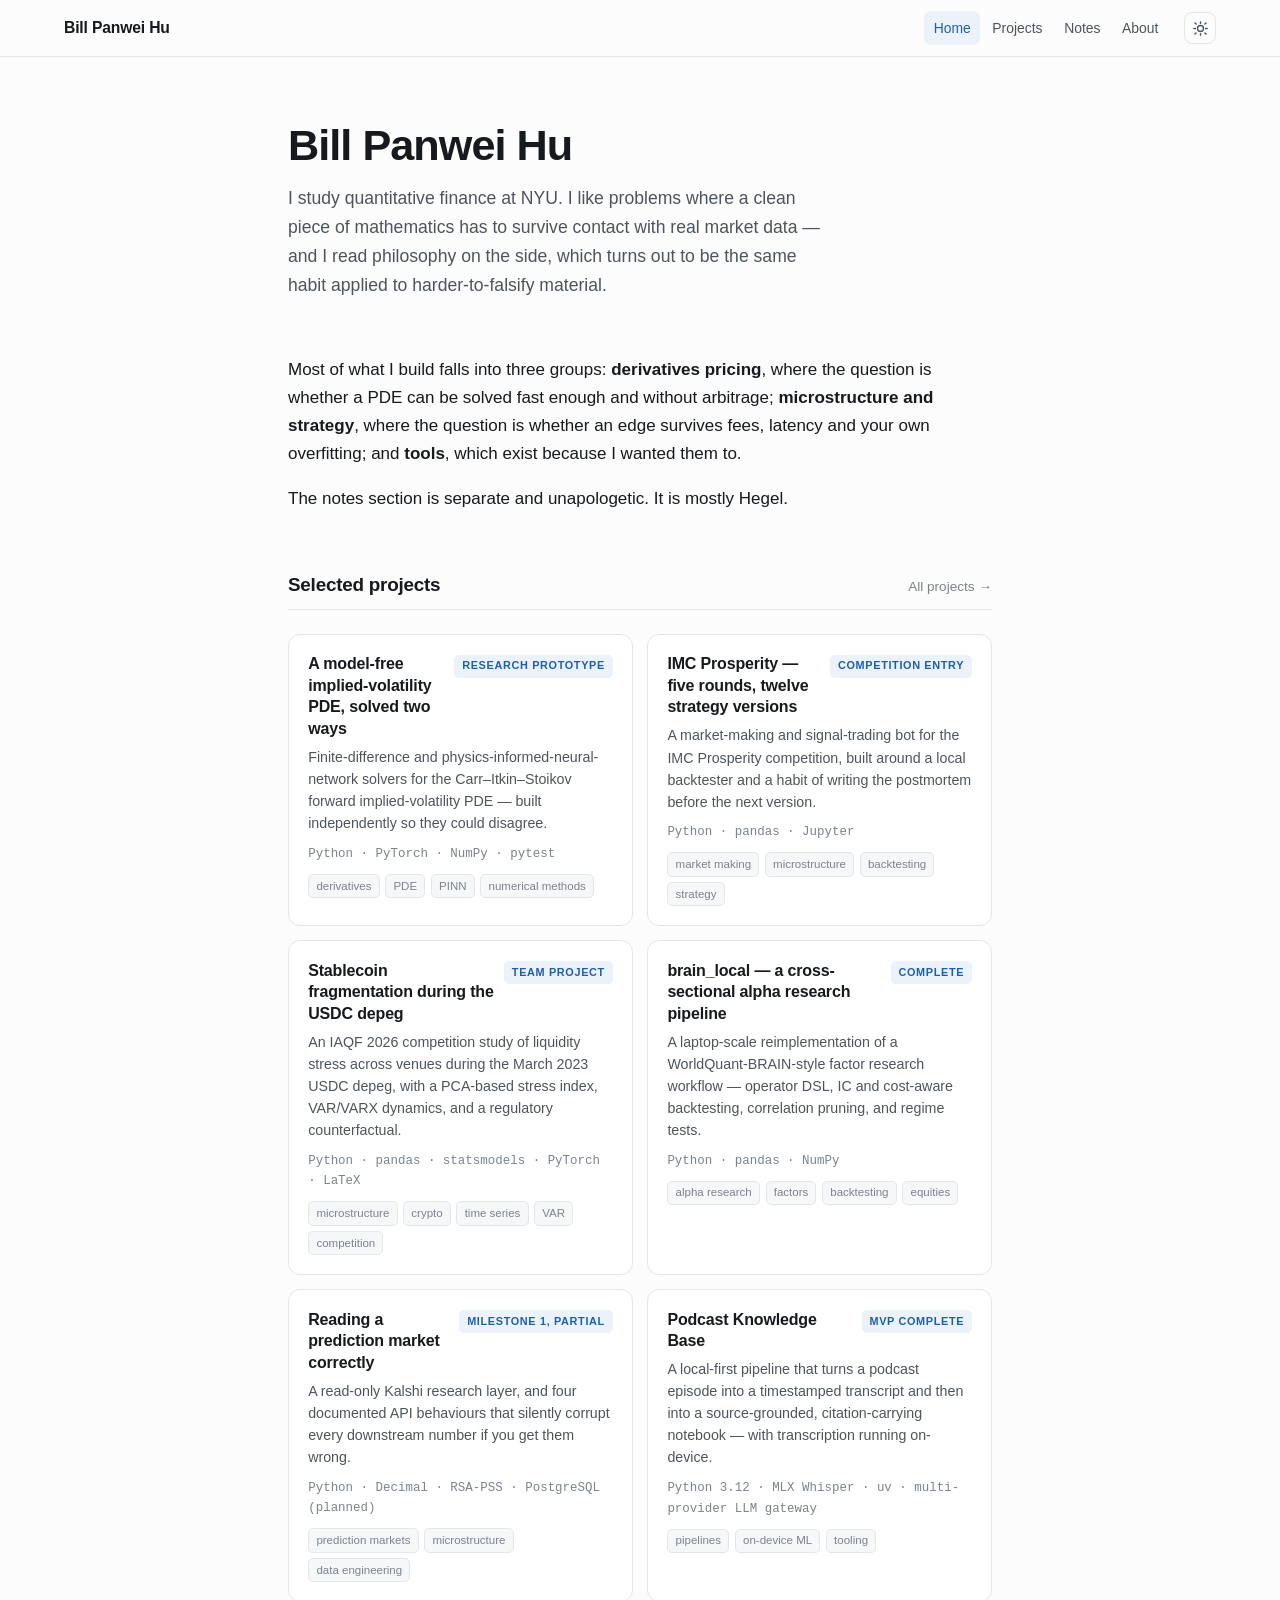
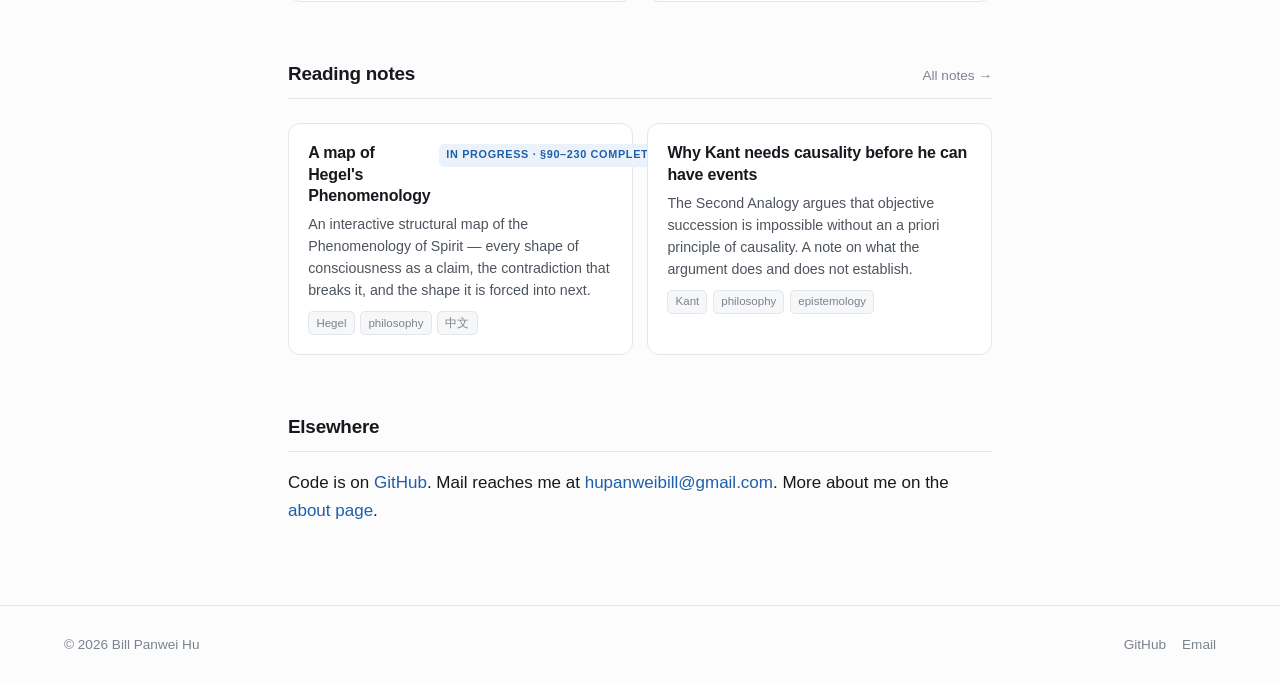
<file: index.html>
<!DOCTYPE html>
<html lang="en">
<head>
<meta charset="utf-8">
<meta name="viewport" content="width=device-width, initial-scale=1">
<title>Bill Panwei Hu</title>
<meta name="description" content="Quantitative finance at NYU. Derivatives pricing, market microstructure, and the occasional 19th-century German.">
<meta property="og:title" content="Bill Panwei Hu">
<meta property="og:description" content="Quantitative finance at NYU. Derivatives pricing, market microstructure, and the occasional 19th-century German.">
<meta property="og:type" content="website">
<meta property="og:url" content="https://billmark98.github.io/">
<link rel="canonical" href="https://billmark98.github.io/">
<link rel="icon" href="/assets/favicon.svg" type="image/svg+xml">
<link rel="stylesheet" href="/assets/css/main.css">

<script>
(function(){try{var t=localStorage.getItem('theme');
if(t)document.documentElement.setAttribute('data-theme',t);}catch(e){}})();
</script>
</head>
<body>
<a class="skip" href="#main">Skip to content</a>
<header class="site-head">
  <div class="wrap head-inner">
    <a class="brand" href="/">Bill Panwei Hu</a>
    <nav class="nav"><a href="/" class="here">Home</a><a href="/projects/">Projects</a><a href="/notes/">Notes</a><a href="/about/">About</a></nav>
    <button class="theme-toggle" type="button" aria-label="Toggle colour theme" title="Toggle colour theme">
      <svg width="17" height="17" viewBox="0 0 24 24" fill="none" stroke="currentColor" stroke-width="2"
           stroke-linecap="round" aria-hidden="true"><circle cx="12" cy="12" r="4.2"/>
      <path d="M12 2.6v2.2M12 19.2v2.2M4.2 4.2l1.6 1.6M18.2 18.2l1.6 1.6M2.6 12h2.2M19.2 12h2.2M4.2 19.8l1.6-1.6M18.2 5.8l1.6-1.6"/>
      </svg>
    </button>
  </div>
</header>
<main id="main"><div class="wrap "><div class="hero">
<h1>Bill Panwei Hu</h1>
<p class="lede">I study quantitative finance at NYU. I like problems where a clean piece of mathematics has to survive contact with real market data — and I read philosophy on the side, which turns out to be the same habit applied to harder-to-falsify material.</p>
</div>
<p>Most of what I build falls into three groups: <strong>derivatives pricing</strong>, where the question is whether a PDE can be solved fast enough and without arbitrage; <strong>microstructure and strategy</strong>, where the question is whether an edge survives fees, latency and your own overfitting; and <strong>tools</strong>, which exist because I wanted them to.</p>
<p>The notes section is separate and unapologetic. It is mostly Hegel.</p>
<div class="sec">
<div class="sec-head"><h2>Selected projects</h2><a href="/projects/">All projects →</a></div>
</div>
<p><div class="grid"><a class="card" href="/projects/implied-vol-pde/">
  <div class="card-top"><h3>A model-free implied-volatility PDE, solved two ways</h3><span class="badge">Research prototype</span></div>
  <p class="card-sum">Finite-difference and physics-informed-neural-network solvers for the Carr–Itkin–Stoikov forward implied-volatility PDE — built independently so they could disagree.</p>
  <p class="card-stack">Python · PyTorch · NumPy · pytest</p>
  <div class="tags"><span class="tag">derivatives</span><span class="tag">PDE</span><span class="tag">PINN</span><span class="tag">numerical methods</span></div>
</a><a class="card" href="/projects/imc-prosperity/">
  <div class="card-top"><h3>IMC Prosperity — five rounds, twelve strategy versions</h3><span class="badge">Competition entry</span></div>
  <p class="card-sum">A market-making and signal-trading bot for the IMC Prosperity competition, built around a local backtester and a habit of writing the postmortem before the next version.</p>
  <p class="card-stack">Python · pandas · Jupyter</p>
  <div class="tags"><span class="tag">market making</span><span class="tag">microstructure</span><span class="tag">backtesting</span><span class="tag">strategy</span></div>
</a><a class="card" href="/projects/iaqf-stablecoin/">
  <div class="card-top"><h3>Stablecoin fragmentation during the USDC depeg</h3><span class="badge">Team project</span></div>
  <p class="card-sum">An IAQF 2026 competition study of liquidity stress across venues during the March 2023 USDC depeg, with a PCA-based stress index, VAR/VARX dynamics, and a regulatory counterfactual.</p>
  <p class="card-stack">Python · pandas · statsmodels · PyTorch · LaTeX</p>
  <div class="tags"><span class="tag">microstructure</span><span class="tag">crypto</span><span class="tag">time series</span><span class="tag">VAR</span><span class="tag">competition</span></div>
</a><a class="card" href="/projects/brain-local/">
  <div class="card-top"><h3>brain_local — a cross-sectional alpha research pipeline</h3><span class="badge">Complete</span></div>
  <p class="card-sum">A laptop-scale reimplementation of a WorldQuant-BRAIN-style factor research workflow — operator DSL, IC and cost-aware backtesting, correlation pruning, and regime tests.</p>
  <p class="card-stack">Python · pandas · NumPy</p>
  <div class="tags"><span class="tag">alpha research</span><span class="tag">factors</span><span class="tag">backtesting</span><span class="tag">equities</span></div>
</a><a class="card" href="/projects/kalshi-research/">
  <div class="card-top"><h3>Reading a prediction market correctly</h3><span class="badge">Milestone 1, partial</span></div>
  <p class="card-sum">A read-only Kalshi research layer, and four documented API behaviours that silently corrupt every downstream number if you get them wrong.</p>
  <p class="card-stack">Python · Decimal · RSA-PSS · PostgreSQL (planned)</p>
  <div class="tags"><span class="tag">prediction markets</span><span class="tag">microstructure</span><span class="tag">data engineering</span></div>
</a><a class="card" href="/projects/podcast-knowledge/">
  <div class="card-top"><h3>Podcast Knowledge Base</h3><span class="badge">MVP complete</span></div>
  <p class="card-sum">A local-first pipeline that turns a podcast episode into a timestamped transcript and then into a source-grounded, citation-carrying notebook — with transcription running on-device.</p>
  <p class="card-stack">Python 3.12 · MLX Whisper · uv · multi-provider LLM gateway</p>
  <div class="tags"><span class="tag">pipelines</span><span class="tag">on-device ML</span><span class="tag">tooling</span></div>
</a></div></p>
<div class="sec">
<div class="sec-head"><h2>Reading notes</h2><a href="/notes/">All notes →</a></div>
</div>
<p><div class="grid"><a class="card" href="/notes/hegel-map/">
  <div class="card-top"><h3>A map of Hegel&#x27;s Phenomenology</h3><span class="badge">In progress · §90–230 complete</span></div>
  <p class="card-sum">An interactive structural map of the Phenomenology of Spirit — every shape of consciousness as a claim, the contradiction that breaks it, and the shape it is forced into next.</p>
  
  <div class="tags"><span class="tag">Hegel</span><span class="tag">philosophy</span><span class="tag">中文</span></div>
</a><a class="card" href="/notes/kant-second-analogy/">
  <div class="card-top"><h3>Why Kant needs causality before he can have events</h3></div>
  <p class="card-sum">The Second Analogy argues that objective succession is impossible without an a priori principle of causality. A note on what the argument does and does not establish.</p>
  
  <div class="tags"><span class="tag">Kant</span><span class="tag">philosophy</span><span class="tag">epistemology</span></div>
</a></div></p>
<div class="sec">
<div class="sec-head"><h2>Elsewhere</h2></div>
</div>
<p>Code is on <a href="https://github.com/BillMark98" target="_blank" rel="noopener">GitHub</a>. Mail reaches me at <a href="mailto:hupanweibill@gmail.com">hupanweibill@gmail.com</a>. More about me on the <a href="/about/">about page</a>.</p></div></main>
<footer class="site-foot">
  <div class="wrap foot-inner">
    <span>© 2026 Bill Panwei Hu</span>
    <span class="foot-links">
      <a href="https://github.com/BillMark98" target="_blank" rel="noopener">GitHub</a>
      <a href="mailto:hupanweibill@gmail.com">Email</a>
    </span>
  </div>
</footer>
<script src="/assets/js/site.js" defer></script>
</body>
</html>
</file>
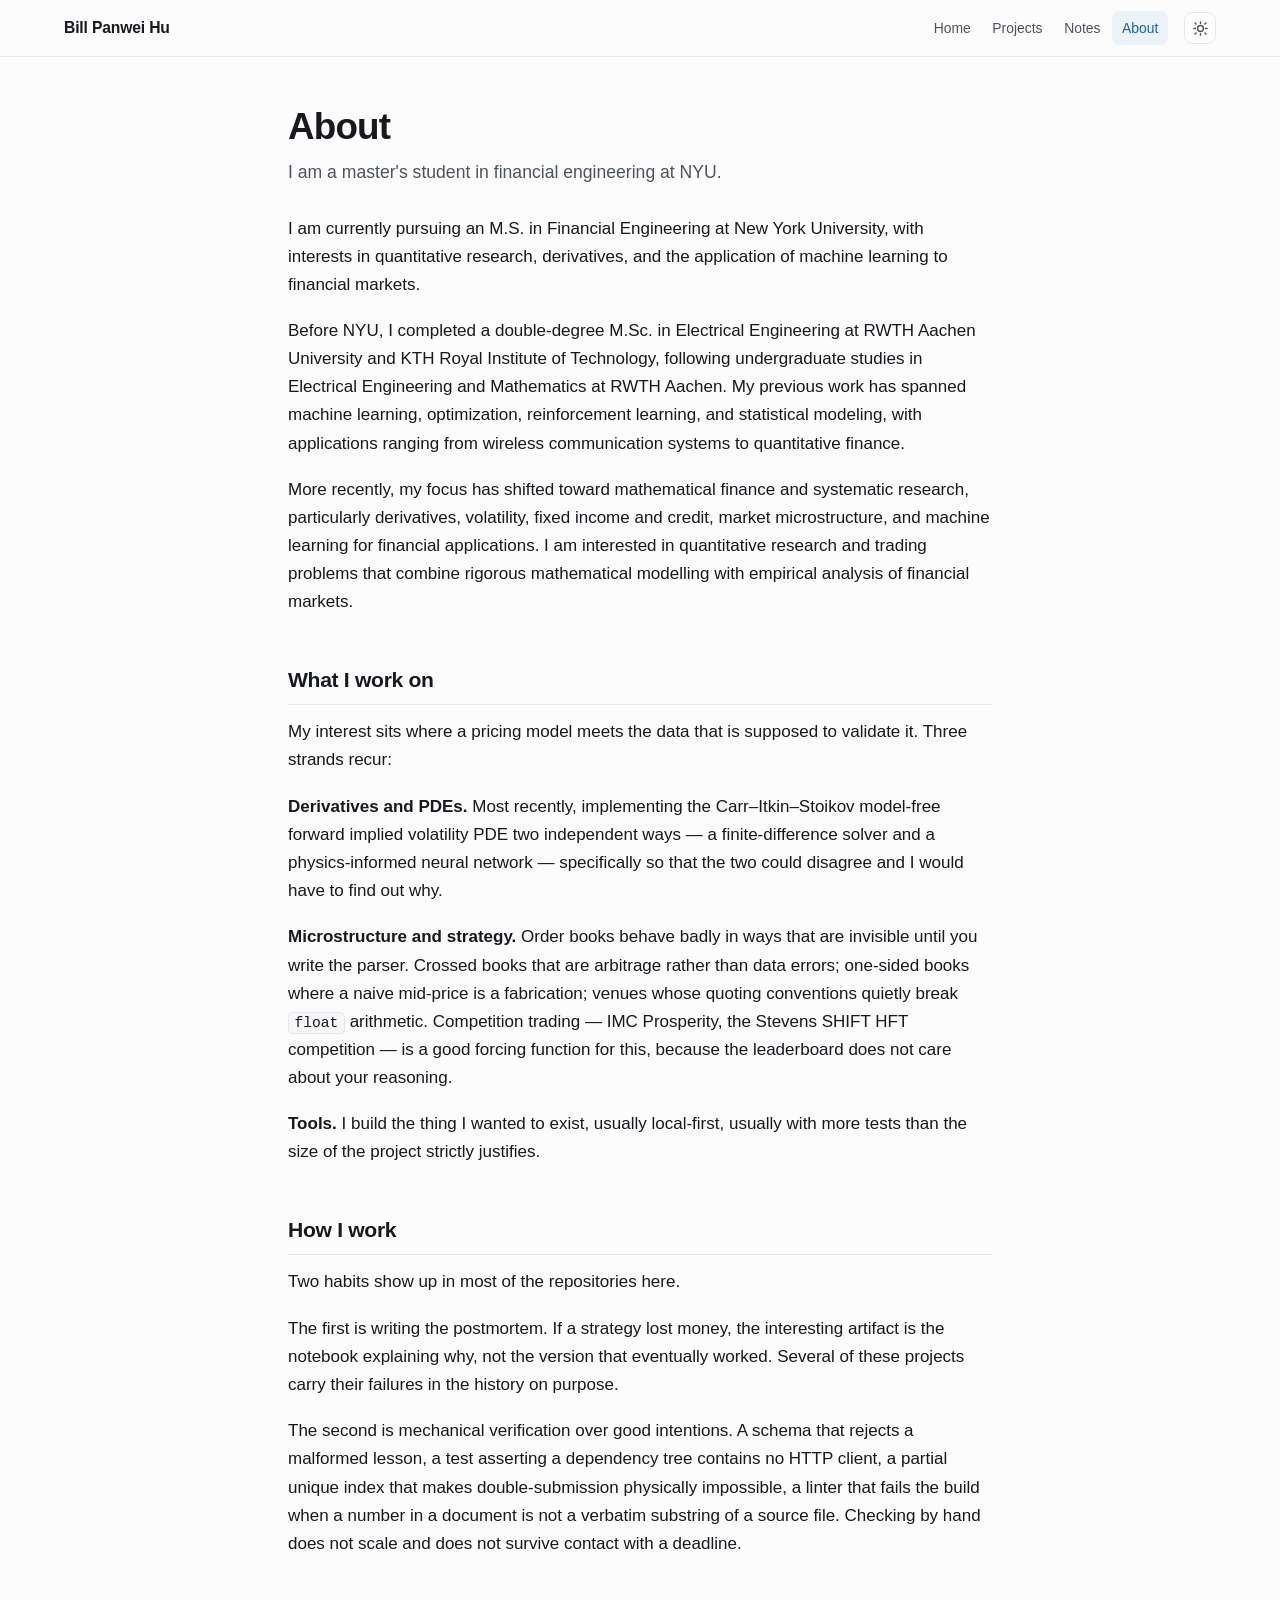
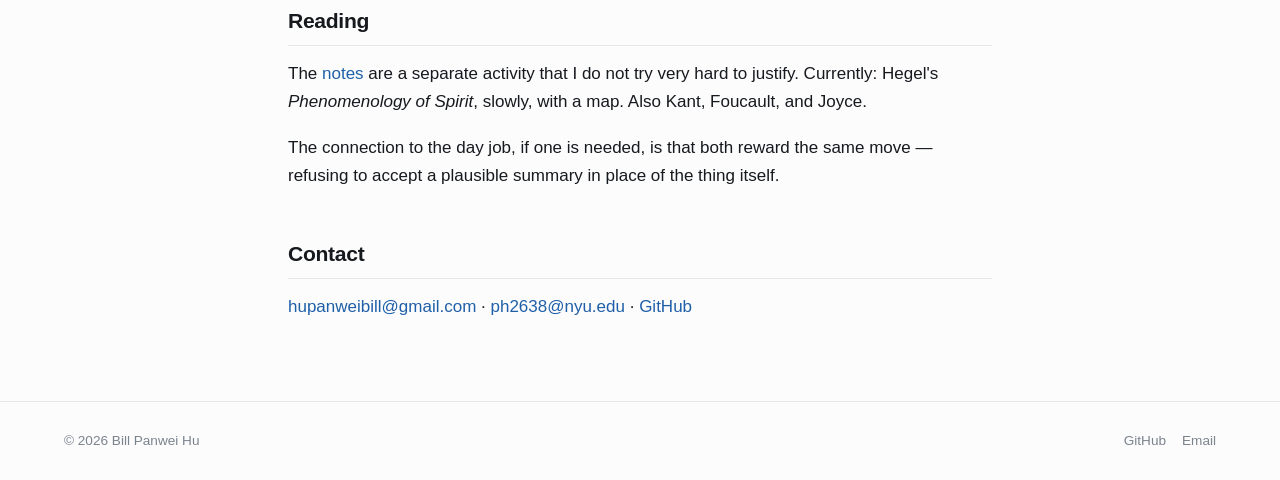
<file: about/index.html>
<!DOCTYPE html>
<html lang="en">
<head>
<meta charset="utf-8">
<meta name="viewport" content="width=device-width, initial-scale=1">
<title>About · Bill Panwei Hu</title>
<meta name="description" content="Who I am and what I work on.">
<meta property="og:title" content="About · Bill Panwei Hu">
<meta property="og:description" content="Who I am and what I work on.">
<meta property="og:type" content="website">
<meta property="og:url" content="https://billmark98.github.io/about/">
<link rel="canonical" href="https://billmark98.github.io/about/">
<link rel="icon" href="/assets/favicon.svg" type="image/svg+xml">
<link rel="stylesheet" href="/assets/css/main.css">

<script>
(function(){try{var t=localStorage.getItem('theme');
if(t)document.documentElement.setAttribute('data-theme',t);}catch(e){}})();
</script>
</head>
<body>
<a class="skip" href="#main">Skip to content</a>
<header class="site-head">
  <div class="wrap head-inner">
    <a class="brand" href="/">Bill Panwei Hu</a>
    <nav class="nav"><a href="/">Home</a><a href="/projects/">Projects</a><a href="/notes/">Notes</a><a href="/about/" class="here">About</a></nav>
    <button class="theme-toggle" type="button" aria-label="Toggle colour theme" title="Toggle colour theme">
      <svg width="17" height="17" viewBox="0 0 24 24" fill="none" stroke="currentColor" stroke-width="2"
           stroke-linecap="round" aria-hidden="true"><circle cx="12" cy="12" r="4.2"/>
      <path d="M12 2.6v2.2M12 19.2v2.2M4.2 4.2l1.6 1.6M18.2 18.2l1.6 1.6M2.6 12h2.2M19.2 12h2.2M4.2 19.8l1.6-1.6M18.2 5.8l1.6-1.6"/>
      </svg>
    </button>
  </div>
</header>
<main id="main"><div class="wrap prose"><h1 id="about">About</h1>
<p class="lede">I am a master's student in financial engineering at NYU.</p>
<p>I am currently pursuing an M.S. in Financial Engineering at New York University, with interests in quantitative research, derivatives, and the application of machine learning to financial markets.</p>
<p>Before NYU, I completed a double-degree M.Sc. in Electrical Engineering at RWTH Aachen University and KTH Royal Institute of Technology, following undergraduate studies in Electrical Engineering and Mathematics at RWTH Aachen. My previous work has spanned machine learning, optimization, reinforcement learning, and statistical modeling, with applications ranging from wireless communication systems to quantitative finance.</p>
<p>More recently, my focus has shifted toward mathematical finance and systematic research, particularly derivatives, volatility, fixed income and credit, market microstructure, and machine learning for financial applications. I am interested in quantitative research and trading problems that combine rigorous mathematical modelling with empirical analysis of financial markets.</p>
<h2 id="what-i-work-on">What I work on</h2>
<p>My interest sits where a pricing model meets the data that is supposed to validate it. Three strands recur:</p>
<p><strong>Derivatives and PDEs.</strong> Most recently, implementing the Carr–Itkin–Stoikov model-free forward implied volatility PDE two independent ways — a finite-difference solver and a physics-informed neural network — specifically so that the two could disagree and I would have to find out why.</p>
<p><strong>Microstructure and strategy.</strong> Order books behave badly in ways that are invisible until you write the parser. Crossed books that are arbitrage rather than data errors; one-sided books where a naive mid-price is a fabrication; venues whose quoting conventions quietly break <code>float</code> arithmetic. Competition trading — IMC Prosperity, the Stevens SHIFT HFT competition — is a good forcing function for this, because the leaderboard does not care about your reasoning.</p>
<p><strong>Tools.</strong> I build the thing I wanted to exist, usually local-first, usually with more tests than the size of the project strictly justifies.</p>
<h2 id="how-i-work">How I work</h2>
<p>Two habits show up in most of the repositories here.</p>
<p>The first is writing the postmortem. If a strategy lost money, the interesting artifact is the notebook explaining why, not the version that eventually worked. Several of these projects carry their failures in the history on purpose.</p>
<p>The second is mechanical verification over good intentions. A schema that rejects a malformed lesson, a test asserting a dependency tree contains no HTTP client, a partial unique index that makes double-submission physically impossible, a linter that fails the build when a number in a document is not a verbatim substring of a source file. Checking by hand does not scale and does not survive contact with a deadline.</p>
<h2 id="reading">Reading</h2>
<p>The <a href="/notes/">notes</a> are a separate activity that I do not try very hard to justify. Currently: Hegel's <em>Phenomenology of Spirit</em>, slowly, with a map. Also Kant, Foucault, and Joyce.</p>
<p>The connection to the day job, if one is needed, is that both reward the same move — refusing to accept a plausible summary in place of the thing itself.</p>
<h2 id="contact">Contact</h2>
<p><a href="mailto:hupanweibill@gmail.com">hupanweibill@gmail.com</a> · <a href="mailto:ph2638@nyu.edu">ph2638@nyu.edu</a> · <a href="https://github.com/BillMark98" target="_blank" rel="noopener">GitHub</a></p></div></main>
<footer class="site-foot">
  <div class="wrap foot-inner">
    <span>© 2026 Bill Panwei Hu</span>
    <span class="foot-links">
      <a href="https://github.com/BillMark98" target="_blank" rel="noopener">GitHub</a>
      <a href="mailto:hupanweibill@gmail.com">Email</a>
    </span>
  </div>
</footer>
<script src="/assets/js/site.js" defer></script>
</body>
</html>
</file>
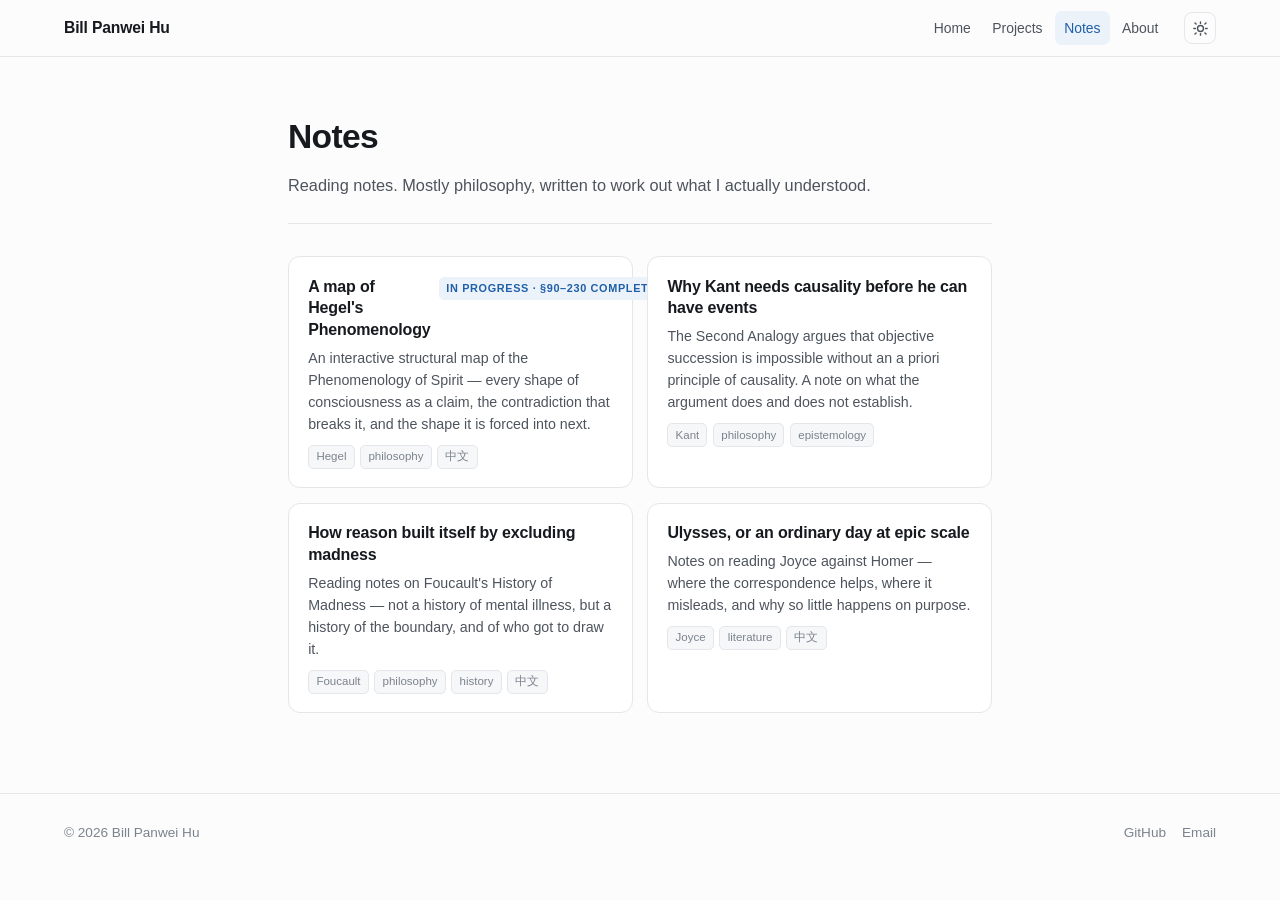
<file: notes/index.html>
<!DOCTYPE html>
<html lang="en">
<head>
<meta charset="utf-8">
<meta name="viewport" content="width=device-width, initial-scale=1">
<title>Notes · Bill Panwei Hu</title>
<meta name="description" content="Reading notes. Mostly philosophy, written to work out what I actually understood.">
<meta property="og:title" content="Notes · Bill Panwei Hu">
<meta property="og:description" content="Reading notes. Mostly philosophy, written to work out what I actually understood.">
<meta property="og:type" content="website">
<meta property="og:url" content="https://billmark98.github.io/notes/">
<link rel="canonical" href="https://billmark98.github.io/notes/">
<link rel="icon" href="/assets/favicon.svg" type="image/svg+xml">
<link rel="stylesheet" href="/assets/css/main.css">

<script>
(function(){try{var t=localStorage.getItem('theme');
if(t)document.documentElement.setAttribute('data-theme',t);}catch(e){}})();
</script>
</head>
<body>
<a class="skip" href="#main">Skip to content</a>
<header class="site-head">
  <div class="wrap head-inner">
    <a class="brand" href="/">Bill Panwei Hu</a>
    <nav class="nav"><a href="/">Home</a><a href="/projects/">Projects</a><a href="/notes/" class="here">Notes</a><a href="/about/">About</a></nav>
    <button class="theme-toggle" type="button" aria-label="Toggle colour theme" title="Toggle colour theme">
      <svg width="17" height="17" viewBox="0 0 24 24" fill="none" stroke="currentColor" stroke-width="2"
           stroke-linecap="round" aria-hidden="true"><circle cx="12" cy="12" r="4.2"/>
      <path d="M12 2.6v2.2M12 19.2v2.2M4.2 4.2l1.6 1.6M18.2 18.2l1.6 1.6M2.6 12h2.2M19.2 12h2.2M4.2 19.8l1.6-1.6M18.2 5.8l1.6-1.6"/>
      </svg>
    </button>
  </div>
</header>
<main id="main"><div class="wrap">
  <header class="page-head">
    <h1>Notes</h1>
    <p class="lede">Reading notes. Mostly philosophy, written to work out what I actually understood.</p>
  </header>
  <div class="grid"><a class="card" href="/notes/hegel-map/">
  <div class="card-top"><h3>A map of Hegel&#x27;s Phenomenology</h3><span class="badge">In progress · §90–230 complete</span></div>
  <p class="card-sum">An interactive structural map of the Phenomenology of Spirit — every shape of consciousness as a claim, the contradiction that breaks it, and the shape it is forced into next.</p>
  
  <div class="tags"><span class="tag">Hegel</span><span class="tag">philosophy</span><span class="tag">中文</span></div>
</a><a class="card" href="/notes/kant-second-analogy/">
  <div class="card-top"><h3>Why Kant needs causality before he can have events</h3></div>
  <p class="card-sum">The Second Analogy argues that objective succession is impossible without an a priori principle of causality. A note on what the argument does and does not establish.</p>
  
  <div class="tags"><span class="tag">Kant</span><span class="tag">philosophy</span><span class="tag">epistemology</span></div>
</a><a class="card" href="/notes/foucault-madness/">
  <div class="card-top"><h3>How reason built itself by excluding madness</h3></div>
  <p class="card-sum">Reading notes on Foucault&#x27;s History of Madness — not a history of mental illness, but a history of the boundary, and of who got to draw it.</p>
  
  <div class="tags"><span class="tag">Foucault</span><span class="tag">philosophy</span><span class="tag">history</span><span class="tag">中文</span></div>
</a><a class="card" href="/notes/ulysses-ordinary-epic/">
  <div class="card-top"><h3>Ulysses, or an ordinary day at epic scale</h3></div>
  <p class="card-sum">Notes on reading Joyce against Homer — where the correspondence helps, where it misleads, and why so little happens on purpose.</p>
  
  <div class="tags"><span class="tag">Joyce</span><span class="tag">literature</span><span class="tag">中文</span></div>
</a></div>
</div></main>
<footer class="site-foot">
  <div class="wrap foot-inner">
    <span>© 2026 Bill Panwei Hu</span>
    <span class="foot-links">
      <a href="https://github.com/BillMark98" target="_blank" rel="noopener">GitHub</a>
      <a href="mailto:hupanweibill@gmail.com">Email</a>
    </span>
  </div>
</footer>
<script src="/assets/js/site.js" defer></script>
</body>
</html>
</file>
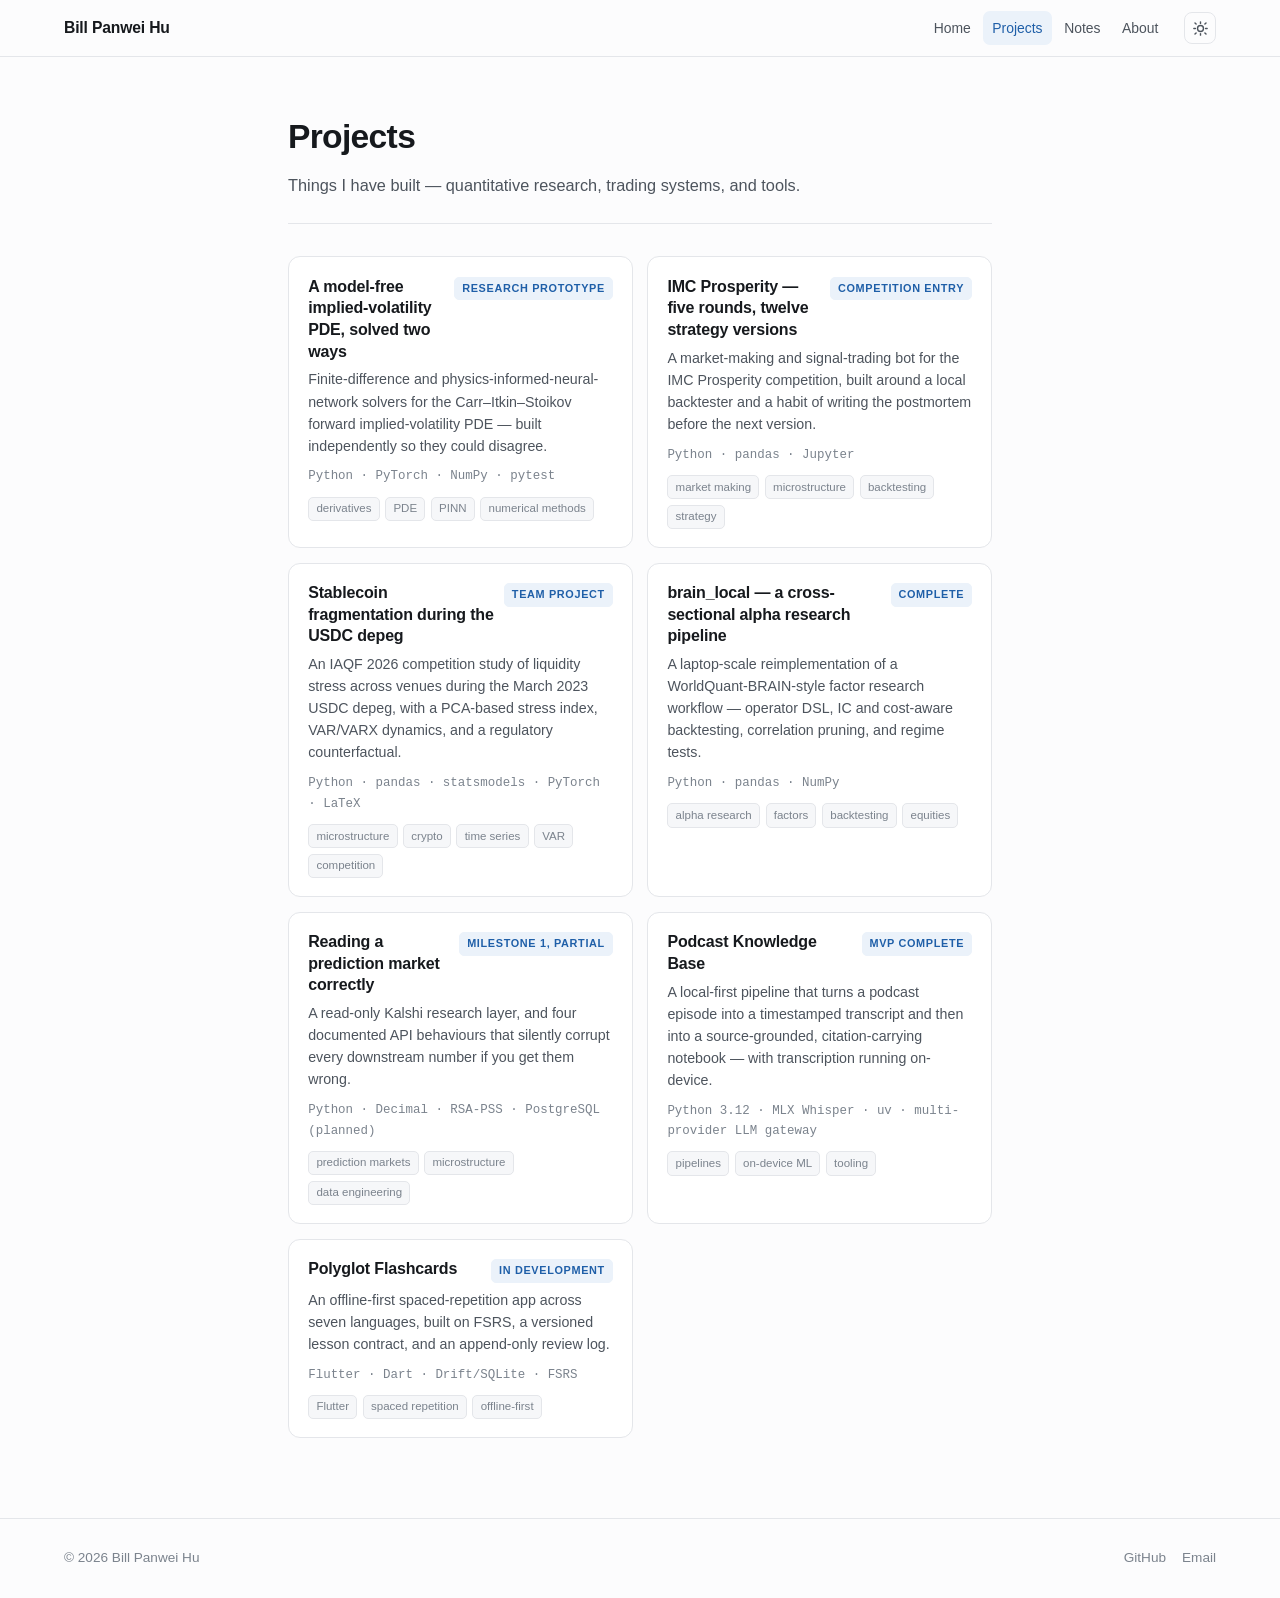
<file: projects/index.html>
<!DOCTYPE html>
<html lang="en">
<head>
<meta charset="utf-8">
<meta name="viewport" content="width=device-width, initial-scale=1">
<title>Projects · Bill Panwei Hu</title>
<meta name="description" content="Things I have built — quantitative research, trading systems, and tools.">
<meta property="og:title" content="Projects · Bill Panwei Hu">
<meta property="og:description" content="Things I have built — quantitative research, trading systems, and tools.">
<meta property="og:type" content="website">
<meta property="og:url" content="https://billmark98.github.io/projects/">
<link rel="canonical" href="https://billmark98.github.io/projects/">
<link rel="icon" href="/assets/favicon.svg" type="image/svg+xml">
<link rel="stylesheet" href="/assets/css/main.css">

<script>
(function(){try{var t=localStorage.getItem('theme');
if(t)document.documentElement.setAttribute('data-theme',t);}catch(e){}})();
</script>
</head>
<body>
<a class="skip" href="#main">Skip to content</a>
<header class="site-head">
  <div class="wrap head-inner">
    <a class="brand" href="/">Bill Panwei Hu</a>
    <nav class="nav"><a href="/">Home</a><a href="/projects/" class="here">Projects</a><a href="/notes/">Notes</a><a href="/about/">About</a></nav>
    <button class="theme-toggle" type="button" aria-label="Toggle colour theme" title="Toggle colour theme">
      <svg width="17" height="17" viewBox="0 0 24 24" fill="none" stroke="currentColor" stroke-width="2"
           stroke-linecap="round" aria-hidden="true"><circle cx="12" cy="12" r="4.2"/>
      <path d="M12 2.6v2.2M12 19.2v2.2M4.2 4.2l1.6 1.6M18.2 18.2l1.6 1.6M2.6 12h2.2M19.2 12h2.2M4.2 19.8l1.6-1.6M18.2 5.8l1.6-1.6"/>
      </svg>
    </button>
  </div>
</header>
<main id="main"><div class="wrap">
  <header class="page-head">
    <h1>Projects</h1>
    <p class="lede">Things I have built — quantitative research, trading systems, and tools.</p>
  </header>
  <div class="grid"><a class="card" href="/projects/implied-vol-pde/">
  <div class="card-top"><h3>A model-free implied-volatility PDE, solved two ways</h3><span class="badge">Research prototype</span></div>
  <p class="card-sum">Finite-difference and physics-informed-neural-network solvers for the Carr–Itkin–Stoikov forward implied-volatility PDE — built independently so they could disagree.</p>
  <p class="card-stack">Python · PyTorch · NumPy · pytest</p>
  <div class="tags"><span class="tag">derivatives</span><span class="tag">PDE</span><span class="tag">PINN</span><span class="tag">numerical methods</span></div>
</a><a class="card" href="/projects/imc-prosperity/">
  <div class="card-top"><h3>IMC Prosperity — five rounds, twelve strategy versions</h3><span class="badge">Competition entry</span></div>
  <p class="card-sum">A market-making and signal-trading bot for the IMC Prosperity competition, built around a local backtester and a habit of writing the postmortem before the next version.</p>
  <p class="card-stack">Python · pandas · Jupyter</p>
  <div class="tags"><span class="tag">market making</span><span class="tag">microstructure</span><span class="tag">backtesting</span><span class="tag">strategy</span></div>
</a><a class="card" href="/projects/iaqf-stablecoin/">
  <div class="card-top"><h3>Stablecoin fragmentation during the USDC depeg</h3><span class="badge">Team project</span></div>
  <p class="card-sum">An IAQF 2026 competition study of liquidity stress across venues during the March 2023 USDC depeg, with a PCA-based stress index, VAR/VARX dynamics, and a regulatory counterfactual.</p>
  <p class="card-stack">Python · pandas · statsmodels · PyTorch · LaTeX</p>
  <div class="tags"><span class="tag">microstructure</span><span class="tag">crypto</span><span class="tag">time series</span><span class="tag">VAR</span><span class="tag">competition</span></div>
</a><a class="card" href="/projects/brain-local/">
  <div class="card-top"><h3>brain_local — a cross-sectional alpha research pipeline</h3><span class="badge">Complete</span></div>
  <p class="card-sum">A laptop-scale reimplementation of a WorldQuant-BRAIN-style factor research workflow — operator DSL, IC and cost-aware backtesting, correlation pruning, and regime tests.</p>
  <p class="card-stack">Python · pandas · NumPy</p>
  <div class="tags"><span class="tag">alpha research</span><span class="tag">factors</span><span class="tag">backtesting</span><span class="tag">equities</span></div>
</a><a class="card" href="/projects/kalshi-research/">
  <div class="card-top"><h3>Reading a prediction market correctly</h3><span class="badge">Milestone 1, partial</span></div>
  <p class="card-sum">A read-only Kalshi research layer, and four documented API behaviours that silently corrupt every downstream number if you get them wrong.</p>
  <p class="card-stack">Python · Decimal · RSA-PSS · PostgreSQL (planned)</p>
  <div class="tags"><span class="tag">prediction markets</span><span class="tag">microstructure</span><span class="tag">data engineering</span></div>
</a><a class="card" href="/projects/podcast-knowledge/">
  <div class="card-top"><h3>Podcast Knowledge Base</h3><span class="badge">MVP complete</span></div>
  <p class="card-sum">A local-first pipeline that turns a podcast episode into a timestamped transcript and then into a source-grounded, citation-carrying notebook — with transcription running on-device.</p>
  <p class="card-stack">Python 3.12 · MLX Whisper · uv · multi-provider LLM gateway</p>
  <div class="tags"><span class="tag">pipelines</span><span class="tag">on-device ML</span><span class="tag">tooling</span></div>
</a><a class="card" href="/projects/polyglot-flashcards/">
  <div class="card-top"><h3>Polyglot Flashcards</h3><span class="badge">In development</span></div>
  <p class="card-sum">An offline-first spaced-repetition app across seven languages, built on FSRS, a versioned lesson contract, and an append-only review log.</p>
  <p class="card-stack">Flutter · Dart · Drift/SQLite · FSRS</p>
  <div class="tags"><span class="tag">Flutter</span><span class="tag">spaced repetition</span><span class="tag">offline-first</span></div>
</a></div>
</div></main>
<footer class="site-foot">
  <div class="wrap foot-inner">
    <span>© 2026 Bill Panwei Hu</span>
    <span class="foot-links">
      <a href="https://github.com/BillMark98" target="_blank" rel="noopener">GitHub</a>
      <a href="mailto:hupanweibill@gmail.com">Email</a>
    </span>
  </div>
</footer>
<script src="/assets/js/site.js" defer></script>
</body>
</html>
</file>
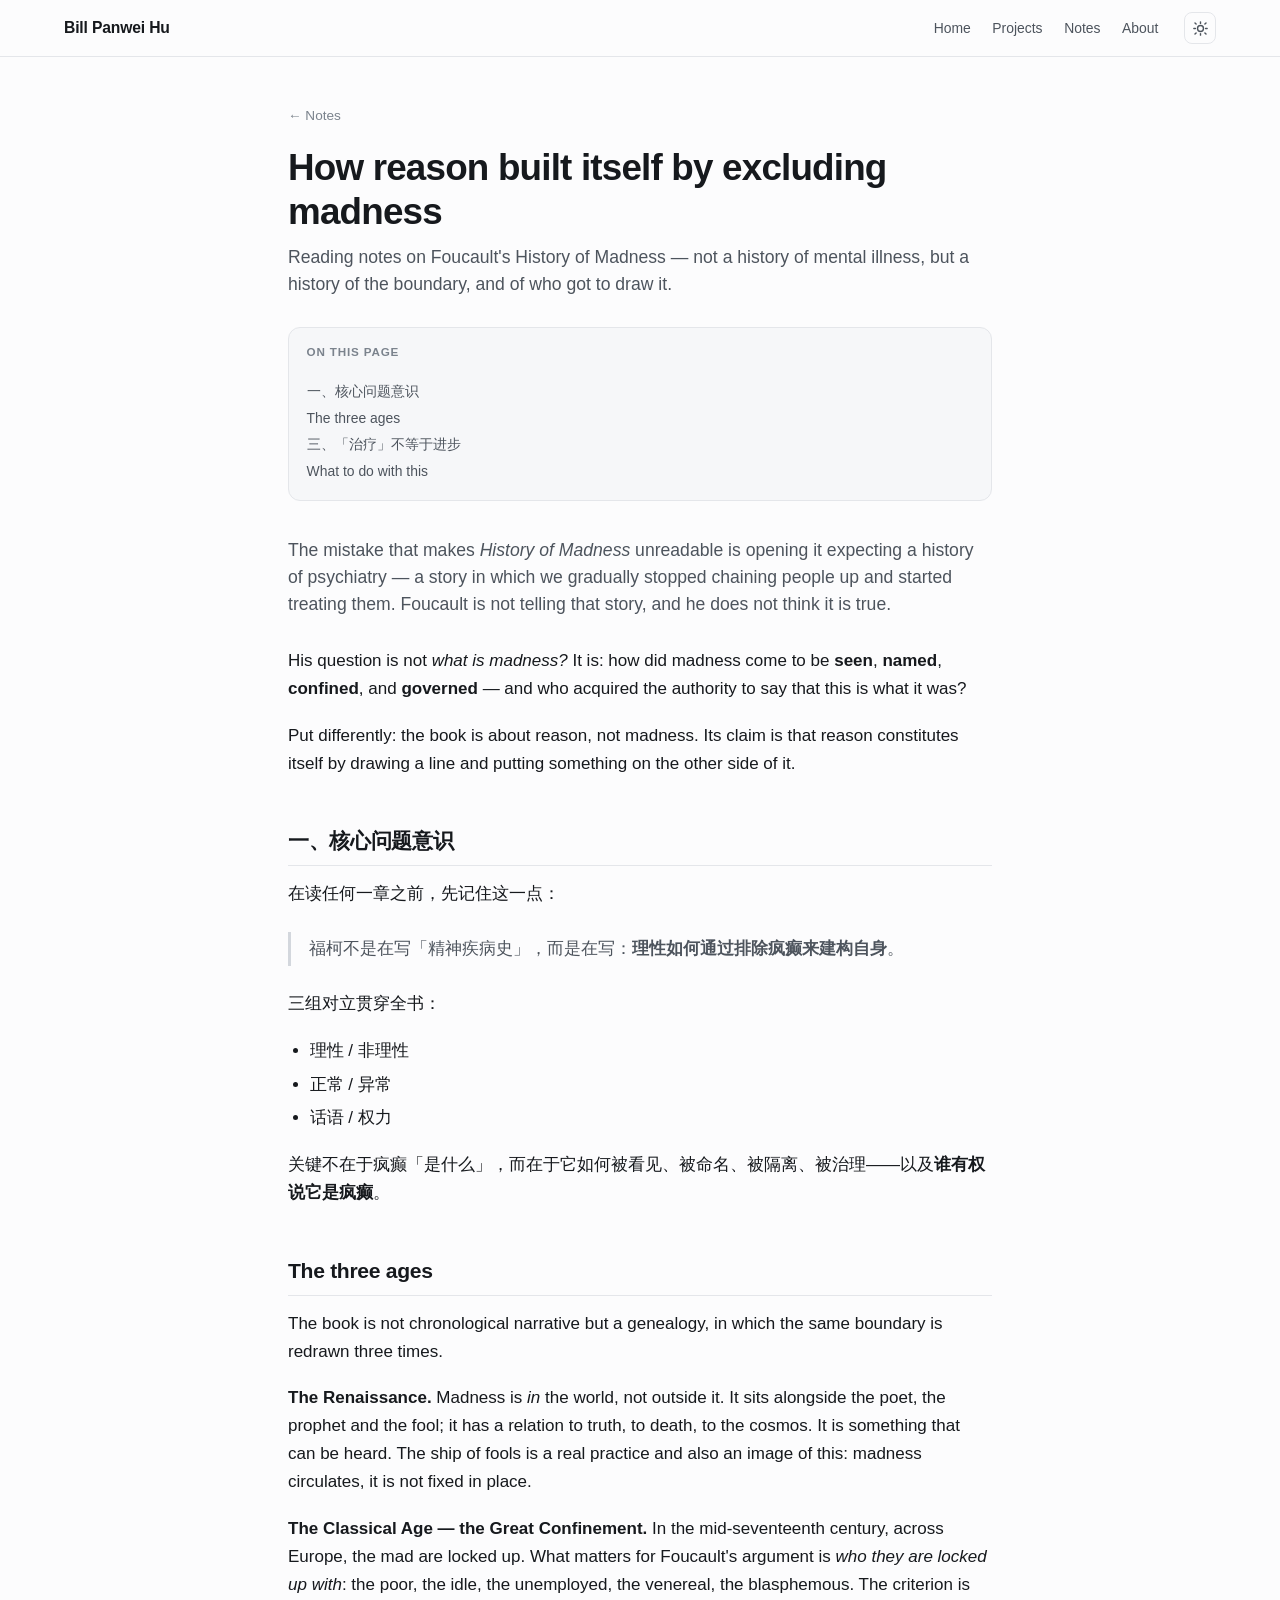
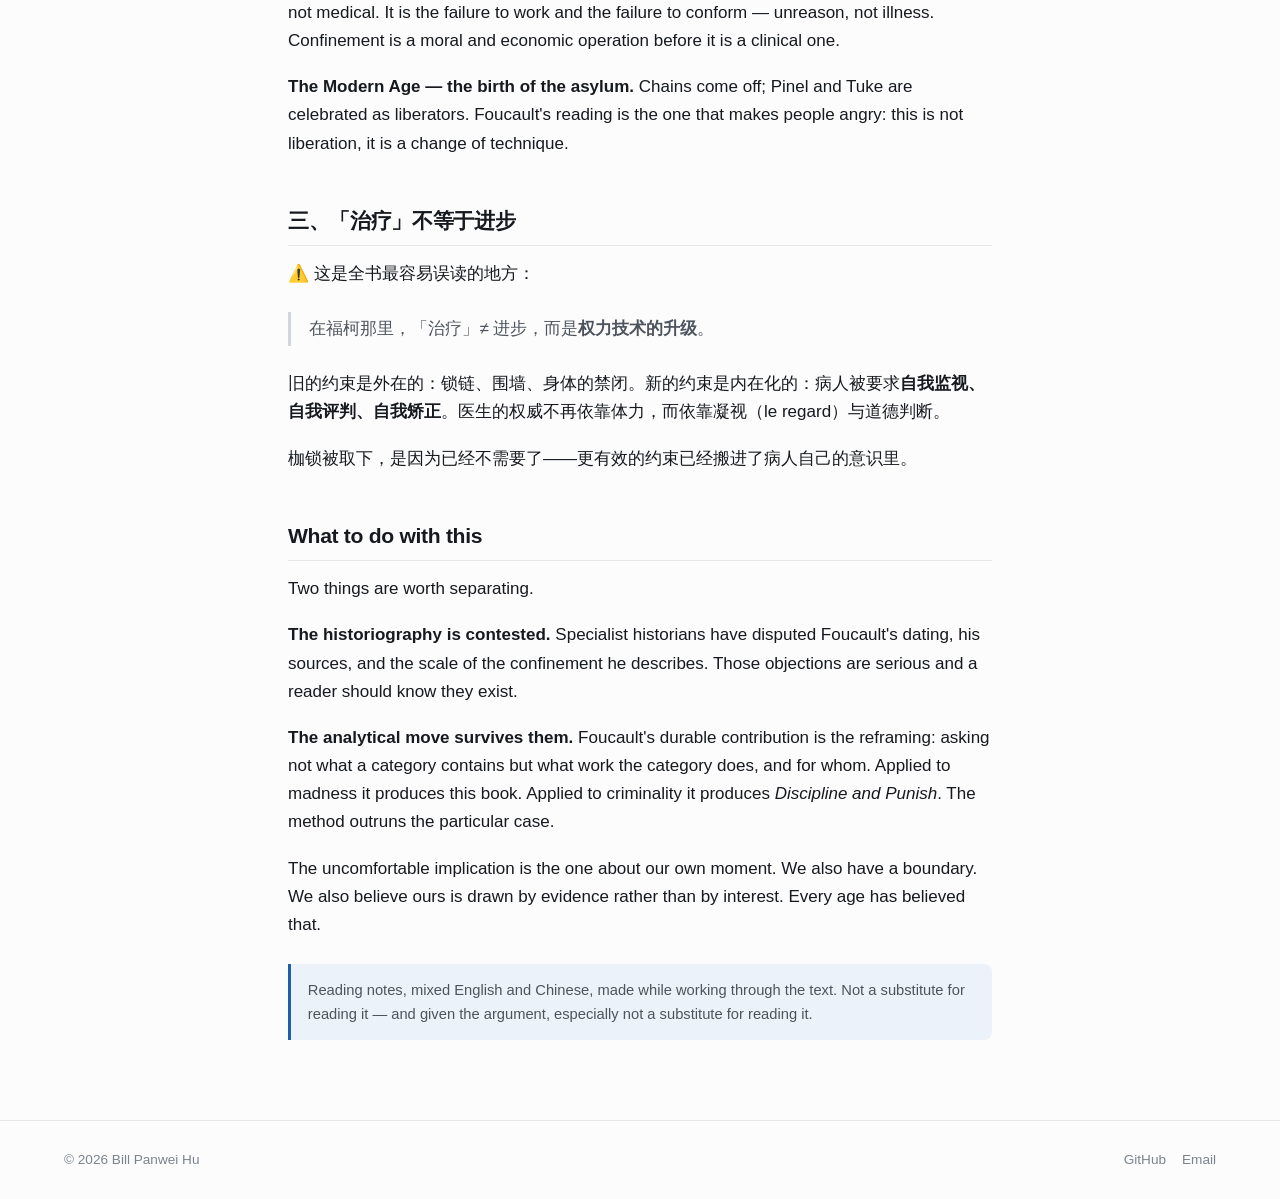
<file: notes/foucault-madness/index.html>
<!DOCTYPE html>
<html lang="en">
<head>
<meta charset="utf-8">
<meta name="viewport" content="width=device-width, initial-scale=1">
<title>How reason built itself by excluding madness · Bill Panwei Hu</title>
<meta name="description" content="Reading notes on Foucault&#x27;s History of Madness — not a history of mental illness, but a history of the boundary, and of who got to draw it.">
<meta property="og:title" content="How reason built itself by excluding madness · Bill Panwei Hu">
<meta property="og:description" content="Reading notes on Foucault&#x27;s History of Madness — not a history of mental illness, but a history of the boundary, and of who got to draw it.">
<meta property="og:type" content="website">
<meta property="og:url" content="https://billmark98.github.io/notes/foucault-madness/">
<link rel="canonical" href="https://billmark98.github.io/notes/foucault-madness/">
<link rel="icon" href="/assets/favicon.svg" type="image/svg+xml">
<link rel="stylesheet" href="/assets/css/main.css">

<script>
(function(){try{var t=localStorage.getItem('theme');
if(t)document.documentElement.setAttribute('data-theme',t);}catch(e){}})();
</script>
</head>
<body>
<a class="skip" href="#main">Skip to content</a>
<header class="site-head">
  <div class="wrap head-inner">
    <a class="brand" href="/">Bill Panwei Hu</a>
    <nav class="nav"><a href="/">Home</a><a href="/projects/">Projects</a><a href="/notes/">Notes</a><a href="/about/">About</a></nav>
    <button class="theme-toggle" type="button" aria-label="Toggle colour theme" title="Toggle colour theme">
      <svg width="17" height="17" viewBox="0 0 24 24" fill="none" stroke="currentColor" stroke-width="2"
           stroke-linecap="round" aria-hidden="true"><circle cx="12" cy="12" r="4.2"/>
      <path d="M12 2.6v2.2M12 19.2v2.2M4.2 4.2l1.6 1.6M18.2 18.2l1.6 1.6M2.6 12h2.2M19.2 12h2.2M4.2 19.8l1.6-1.6M18.2 5.8l1.6-1.6"/>
      </svg>
    </button>
  </div>
</header>
<main id="main"><article class="wrap prose">
  <p class="crumb"><a href="/notes/">← Notes</a></p>
  <h1>How reason built itself by excluding madness</h1>
  <p class="lede">Reading notes on Foucault&#x27;s History of Madness — not a history of mental illness, but a history of the boundary, and of who got to draw it.</p>
  
  
  
  <nav class="toc" aria-label="On this page"><p class="toc-h">On this page</p><ul><li class="lvl2"><a href="#一核心问题意识">一、核心问题意识</a></li><li class="lvl2"><a href="#the-three-ages">The three ages</a></li><li class="lvl2"><a href="#三治疗不等于进步">三、「治疗」不等于进步</a></li><li class="lvl2"><a href="#what-to-do-with-this">What to do with this</a></li></ul></nav>
  <p class="lede">The mistake that makes <em>History of Madness</em> unreadable is opening it expecting a history of psychiatry — a story in which we gradually stopped chaining people up and started treating them. Foucault is not telling that story, and he does not think it is true.</p>
<p>His question is not <em>what is madness?</em> It is: how did madness come to be <strong>seen</strong>, <strong>named</strong>, <strong>confined</strong>, and <strong>governed</strong> — and who acquired the authority to say that this is what it was?</p>
<p>Put differently: the book is about reason, not madness. Its claim is that reason constitutes itself by drawing a line and putting something on the other side of it.</p>
<h2 id="一核心问题意识">一、核心问题意识</h2>
<p>在读任何一章之前，先记住这一点：</p>
<blockquote><p>福柯不是在写「精神疾病史」，而是在写：<strong>理性如何通过排除疯癫来建构自身</strong>。</p></blockquote>
<p>三组对立贯穿全书：</p>
<ul><li>理性 / 非理性</li><li>正常 / 异常</li><li>话语 / 权力</li></ul>
<p>关键不在于疯癫「是什么」，而在于它如何被看见、被命名、被隔离、被治理——以及<strong>谁有权说它是疯癫</strong>。</p>
<h2 id="the-three-ages">The three ages</h2>
<p>The book is not chronological narrative but a genealogy, in which the same boundary is redrawn three times.</p>
<p><strong>The Renaissance.</strong> Madness is <em>in</em> the world, not outside it. It sits alongside the poet, the prophet and the fool; it has a relation to truth, to death, to the cosmos. It is something that can be heard. The ship of fools is a real practice and also an image of this: madness circulates, it is not fixed in place.</p>
<p><strong>The Classical Age — the Great Confinement.</strong> In the mid-seventeenth century, across Europe, the mad are locked up. What matters for Foucault's argument is <em>who they are locked up with</em>: the poor, the idle, the unemployed, the venereal, the blasphemous. The criterion is not medical. It is the failure to work and the failure to conform — unreason, not illness. Confinement is a moral and economic operation before it is a clinical one.</p>
<p><strong>The Modern Age — the birth of the asylum.</strong> Chains come off; Pinel and Tuke are celebrated as liberators. Foucault's reading is the one that makes people angry: this is not liberation, it is a change of technique.</p>
<h2 id="三治疗不等于进步">三、「治疗」不等于进步</h2>
<p>⚠️ 这是全书最容易误读的地方：</p>
<blockquote><p>在福柯那里，「治疗」≠ 进步，而是<strong>权力技术的升级</strong>。</p></blockquote>
<p>旧的约束是外在的：锁链、围墙、身体的禁闭。新的约束是内在化的：病人被要求<strong>自我监视、自我评判、自我矫正</strong>。医生的权威不再依靠体力，而依靠凝视（le regard）与道德判断。</p>
<p>枷锁被取下，是因为已经不需要了——更有效的约束已经搬进了病人自己的意识里。</p>
<h2 id="what-to-do-with-this">What to do with this</h2>
<p>Two things are worth separating.</p>
<p><strong>The historiography is contested.</strong> Specialist historians have disputed Foucault's dating, his sources, and the scale of the confinement he describes. Those objections are serious and a reader should know they exist.</p>
<p><strong>The analytical move survives them.</strong> Foucault's durable contribution is the reframing: asking not what a category contains but what work the category does, and for whom. Applied to madness it produces this book. Applied to criminality it produces <em>Discipline and Punish</em>. The method outruns the particular case.</p>
<p>The uncomfortable implication is the one about our own moment. We also have a boundary. We also believe ours is drawn by evidence rather than by interest. Every age has believed that.</p>
<aside class="callout">Reading notes, mixed English and Chinese, made while working through the text. Not a substitute for reading it — and given the argument, especially not a substitute for reading it.</aside>
</article></main>
<footer class="site-foot">
  <div class="wrap foot-inner">
    <span>© 2026 Bill Panwei Hu</span>
    <span class="foot-links">
      <a href="https://github.com/BillMark98" target="_blank" rel="noopener">GitHub</a>
      <a href="mailto:hupanweibill@gmail.com">Email</a>
    </span>
  </div>
</footer>
<script src="/assets/js/site.js" defer></script>
</body>
</html>
</file>
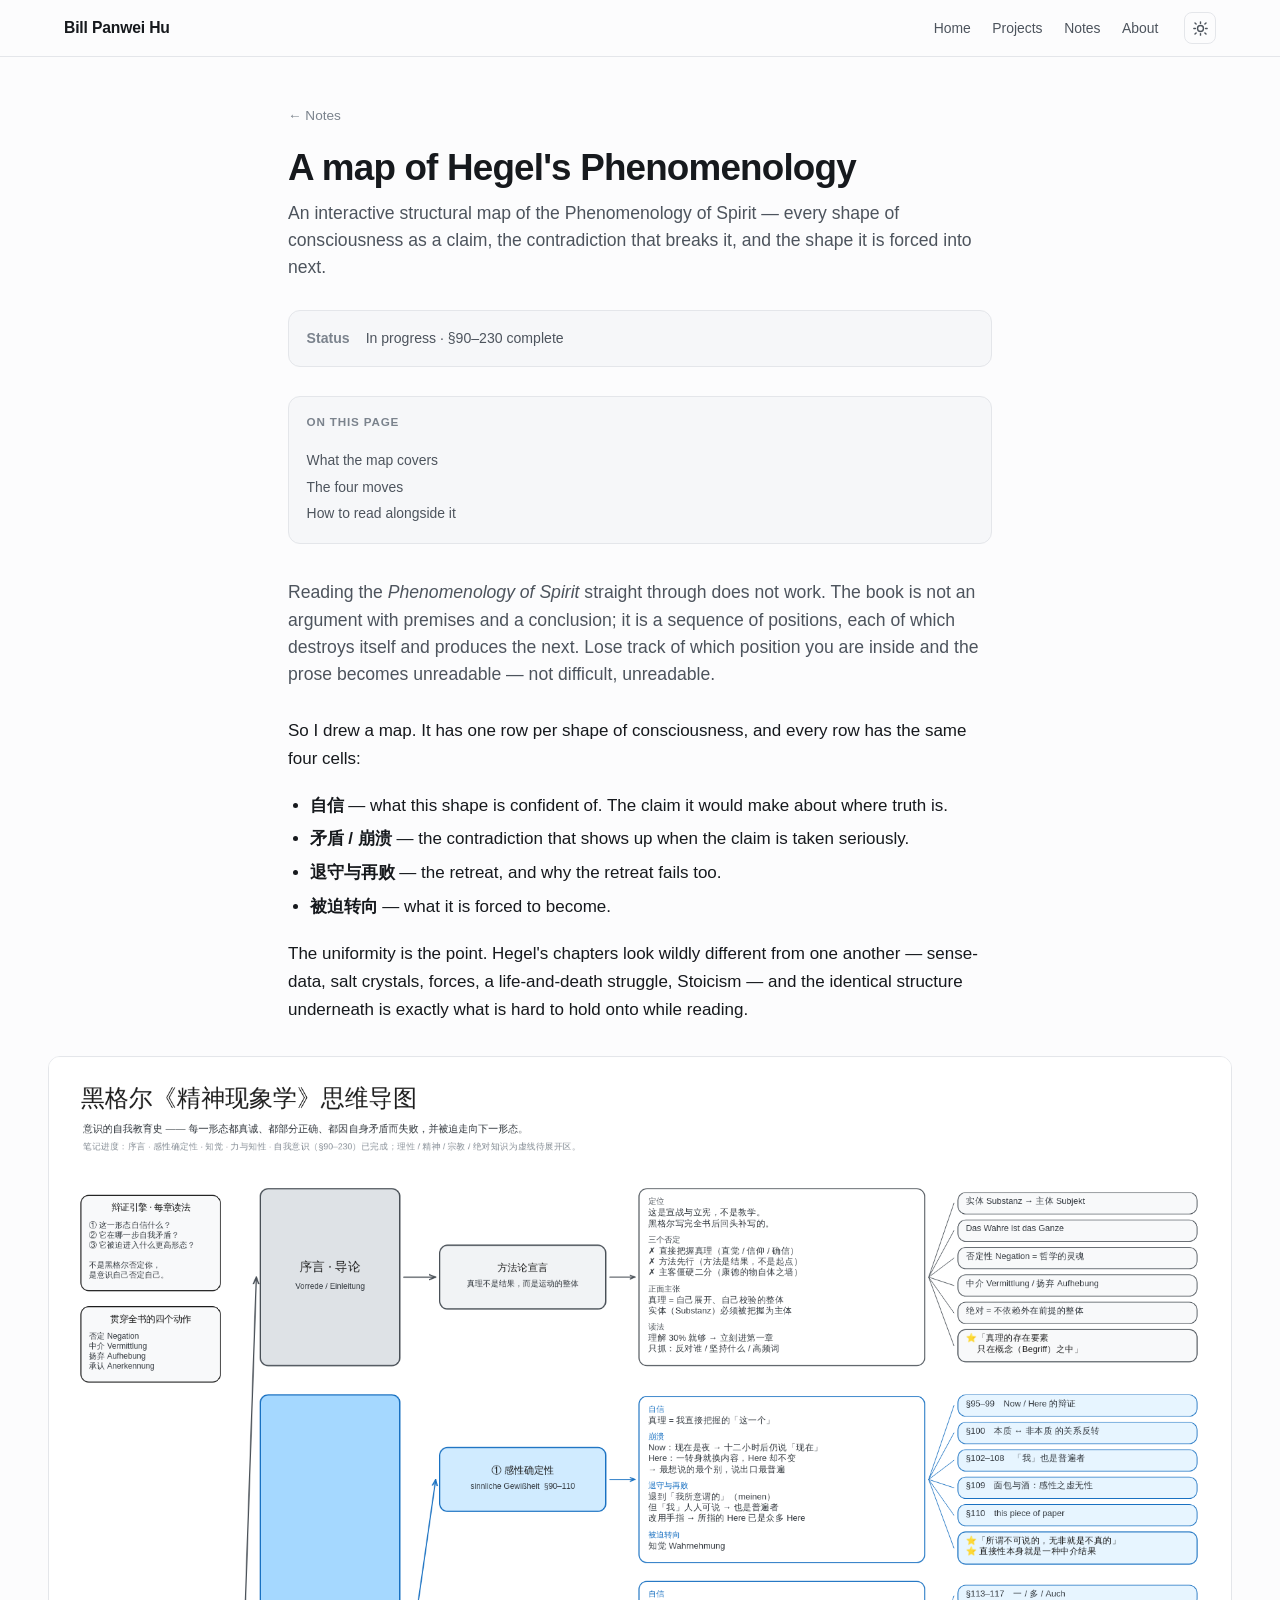
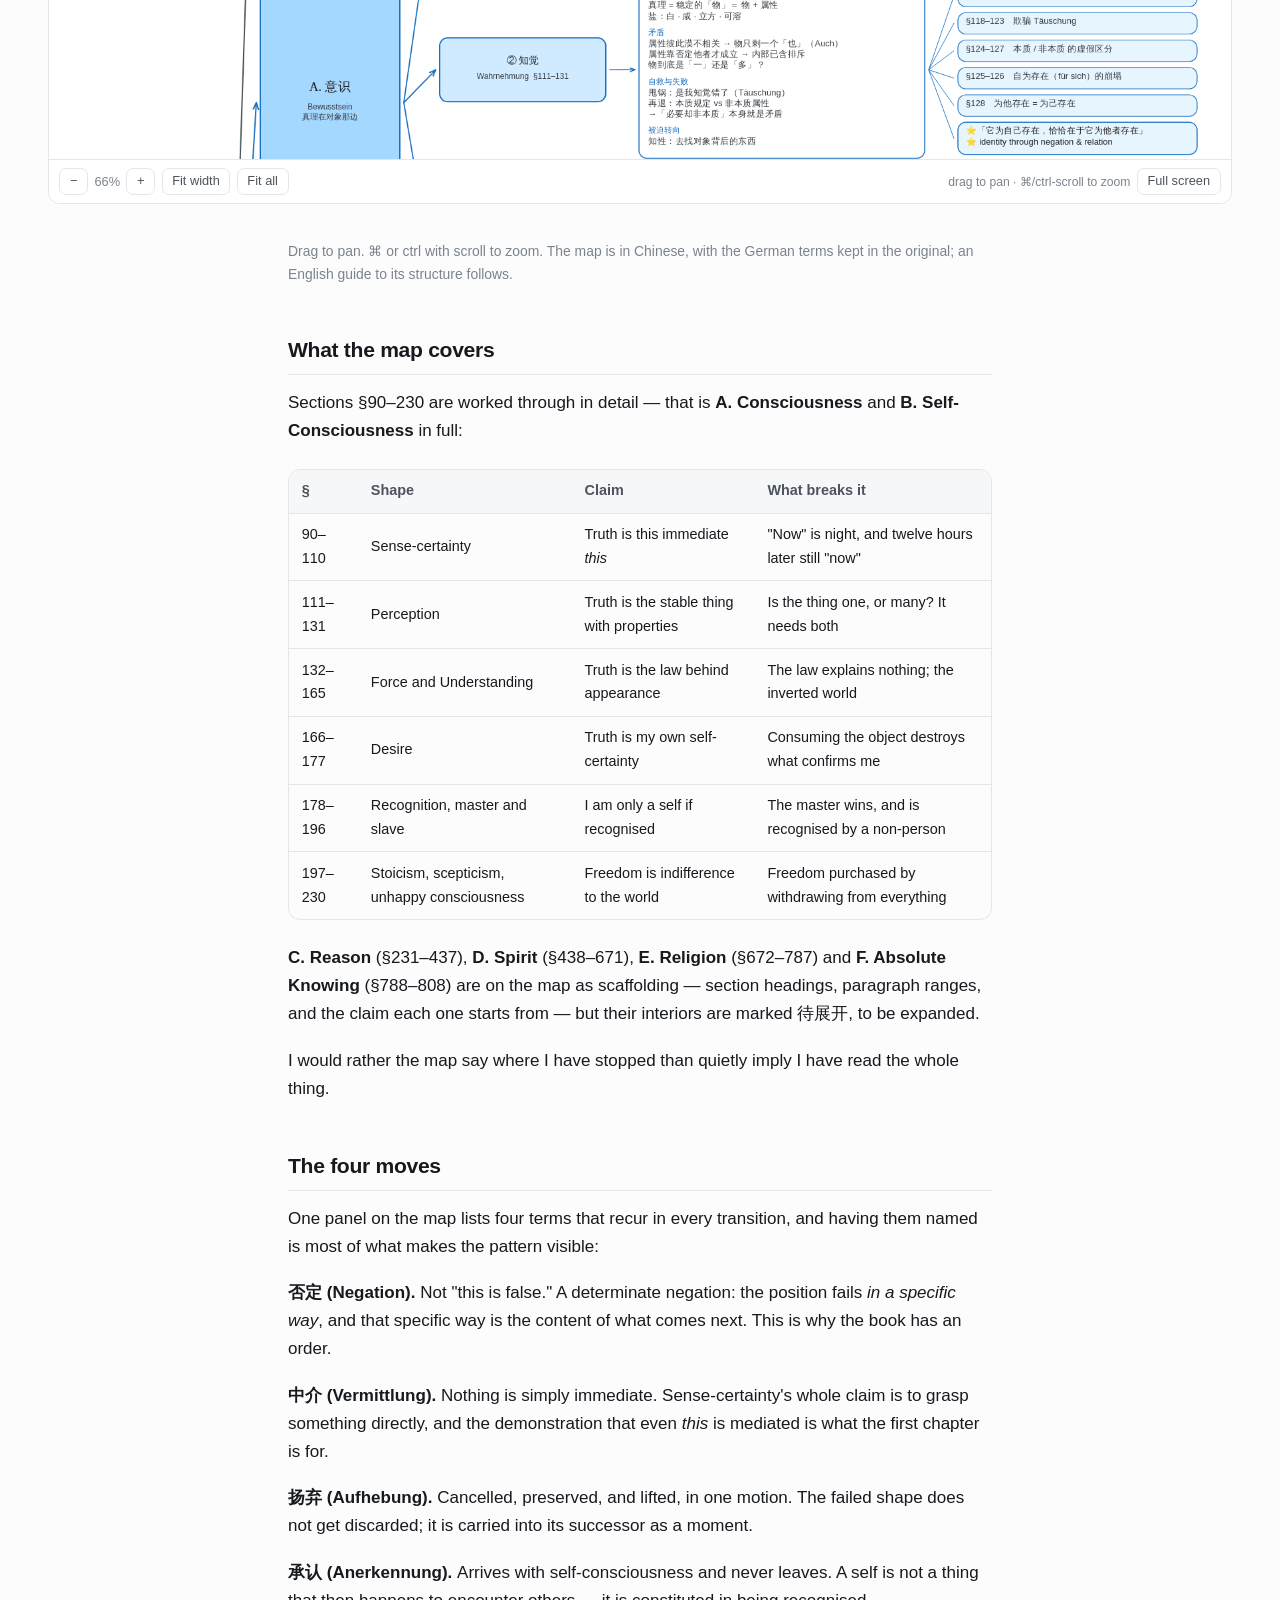
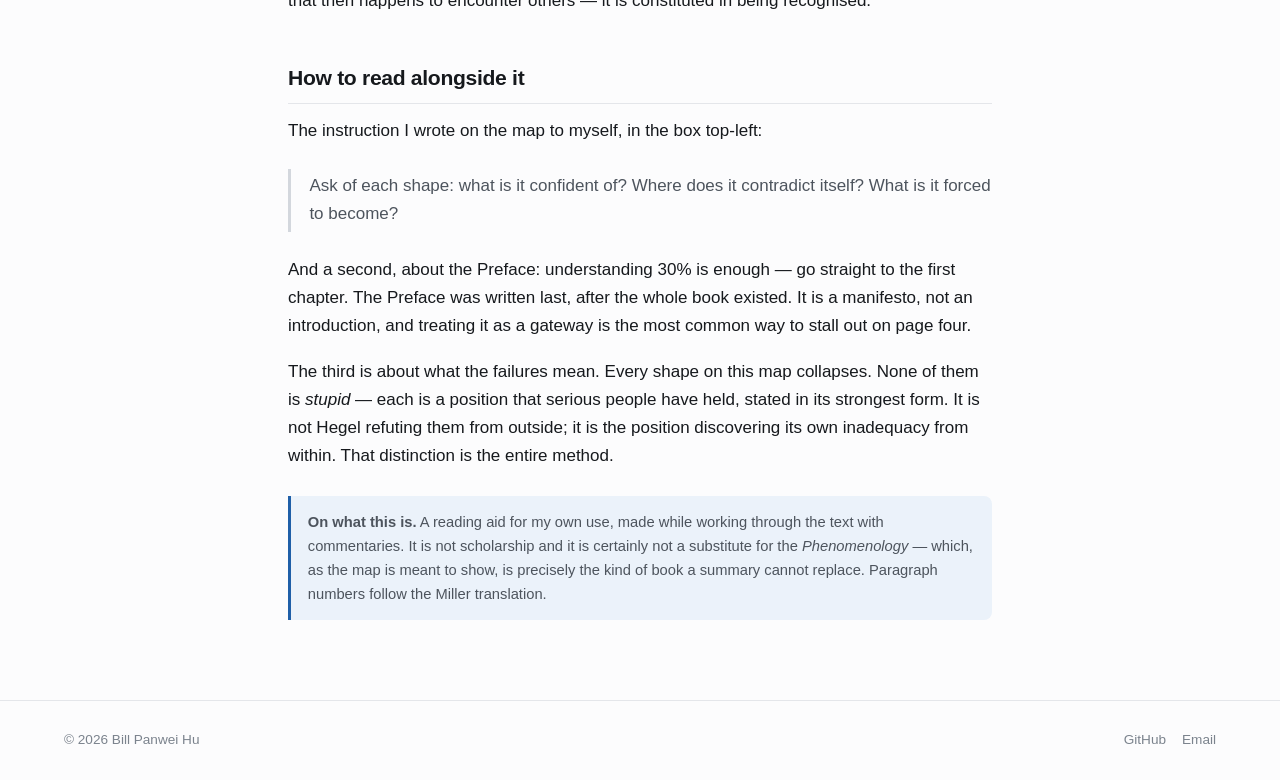
<file: notes/hegel-map/index.html>
<!DOCTYPE html>
<html lang="en">
<head>
<meta charset="utf-8">
<meta name="viewport" content="width=device-width, initial-scale=1">
<title>A map of Hegel&#x27;s Phenomenology · Bill Panwei Hu</title>
<meta name="description" content="An interactive structural map of the Phenomenology of Spirit — every shape of consciousness as a claim, the contradiction that breaks it, and the shape it is forced into next.">
<meta property="og:title" content="A map of Hegel&#x27;s Phenomenology · Bill Panwei Hu">
<meta property="og:description" content="An interactive structural map of the Phenomenology of Spirit — every shape of consciousness as a claim, the contradiction that breaks it, and the shape it is forced into next.">
<meta property="og:type" content="website">
<meta property="og:url" content="https://billmark98.github.io/notes/hegel-map/">
<link rel="canonical" href="https://billmark98.github.io/notes/hegel-map/">
<link rel="icon" href="/assets/favicon.svg" type="image/svg+xml">
<link rel="stylesheet" href="/assets/css/main.css">

<script>
(function(){try{var t=localStorage.getItem('theme');
if(t)document.documentElement.setAttribute('data-theme',t);}catch(e){}})();
</script>
</head>
<body>
<a class="skip" href="#main">Skip to content</a>
<header class="site-head">
  <div class="wrap head-inner">
    <a class="brand" href="/">Bill Panwei Hu</a>
    <nav class="nav"><a href="/">Home</a><a href="/projects/">Projects</a><a href="/notes/">Notes</a><a href="/about/">About</a></nav>
    <button class="theme-toggle" type="button" aria-label="Toggle colour theme" title="Toggle colour theme">
      <svg width="17" height="17" viewBox="0 0 24 24" fill="none" stroke="currentColor" stroke-width="2"
           stroke-linecap="round" aria-hidden="true"><circle cx="12" cy="12" r="4.2"/>
      <path d="M12 2.6v2.2M12 19.2v2.2M4.2 4.2l1.6 1.6M18.2 18.2l1.6 1.6M2.6 12h2.2M19.2 12h2.2M4.2 19.8l1.6-1.6M18.2 5.8l1.6-1.6"/>
      </svg>
    </button>
  </div>
</header>
<main id="main"><article class="wrap prose">
  <p class="crumb"><a href="/notes/">← Notes</a></p>
  <h1>A map of Hegel&#x27;s Phenomenology</h1>
  <p class="lede">An interactive structural map of the Phenomenology of Spirit — every shape of consciousness as a claim, the contradiction that breaks it, and the shape it is forced into next.</p>
  <dl class="meta"><dt>Status</dt><dd>In progress · §90–230 complete</dd></dl>
  
  
  <nav class="toc" aria-label="On this page"><p class="toc-h">On this page</p><ul><li class="lvl2"><a href="#what-the-map-covers">What the map covers</a></li><li class="lvl2"><a href="#the-four-moves">The four moves</a></li><li class="lvl2"><a href="#how-to-read-alongside-it">How to read alongside it</a></li></ul></nav>
  <p class="lede">Reading the <em>Phenomenology of Spirit</em> straight through does not work. The book is not an argument with premises and a conclusion; it is a sequence of positions, each of which destroys itself and produces the next. Lose track of which position you are inside and the prose becomes unreadable — not difficult, unreadable.</p>
<p>So I drew a map. It has one row per shape of consciousness, and every row has the same four cells:</p>
<ul><li><strong>自信</strong> — what this shape is confident of. The claim it would make about where truth is.</li><li><strong>矛盾 / 崩溃</strong> — the contradiction that shows up when the claim is taken seriously.</li><li><strong>退守与再败</strong> — the retreat, and why the retreat fails too.</li><li><strong>被迫转向</strong> — what it is forced to become.</li></ul>
<p>The uniformity is the point. Hegel's chapters look wildly different from one another — sense-data, salt crystals, forces, a life-and-death struggle, Stoicism — and the identical structure underneath is exactly what is hard to hold onto while reading.</p>
<p><figure class="mapview">
  <div class="mapview-stage" role="application" aria-label="Interactive diagram. Drag to pan, ctrl or cmd plus scroll to zoom."><svg xmlns="http://www.w3.org/2000/svg" viewBox="-8.00 -198.00 1779.00 3585.50" width="1779" height="3586" class="map-light" role="img" aria-label="hegel diagram"><defs><marker id="ah97" viewBox="0 0 10 10" refX="9" refY="5" markerWidth="6" markerHeight="6" orient="auto-start-reverse"><path d="M0,1.5 L9,5 L0,8.5" fill="none" stroke="#495057" stroke-width="1.8" stroke-linecap="round" stroke-linejoin="round"/></marker><marker id="ah104" viewBox="0 0 10 10" refX="9" refY="5" markerWidth="6" markerHeight="6" orient="auto-start-reverse"><path d="M0,1.5 L9,5 L0,8.5" fill="none" stroke="#495057" stroke-width="1.8" stroke-linecap="round" stroke-linejoin="round"/></marker><marker id="ah105" viewBox="0 0 10 10" refX="9" refY="5" markerWidth="6" markerHeight="6" orient="auto-start-reverse"><path d="M0,1.5 L9,5 L0,8.5" fill="none" stroke="#1971c2" stroke-width="1.8" stroke-linecap="round" stroke-linejoin="round"/></marker><marker id="ah112" viewBox="0 0 10 10" refX="9" refY="5" markerWidth="6" markerHeight="6" orient="auto-start-reverse"><path d="M0,1.5 L9,5 L0,8.5" fill="none" stroke="#1971c2" stroke-width="1.8" stroke-linecap="round" stroke-linejoin="round"/></marker><marker id="ah119" viewBox="0 0 10 10" refX="9" refY="5" markerWidth="6" markerHeight="6" orient="auto-start-reverse"><path d="M0,1.5 L9,5 L0,8.5" fill="none" stroke="#1971c2" stroke-width="1.8" stroke-linecap="round" stroke-linejoin="round"/></marker><marker id="ah128" viewBox="0 0 10 10" refX="9" refY="5" markerWidth="6" markerHeight="6" orient="auto-start-reverse"><path d="M0,1.5 L9,5 L0,8.5" fill="none" stroke="#1971c2" stroke-width="1.8" stroke-linecap="round" stroke-linejoin="round"/></marker><marker id="ah129" viewBox="0 0 10 10" refX="9" refY="5" markerWidth="6" markerHeight="6" orient="auto-start-reverse"><path d="M0,1.5 L9,5 L0,8.5" fill="none" stroke="#1971c2" stroke-width="1.8" stroke-linecap="round" stroke-linejoin="round"/></marker><marker id="ah130" viewBox="0 0 10 10" refX="9" refY="5" markerWidth="6" markerHeight="6" orient="auto-start-reverse"><path d="M0,1.5 L9,5 L0,8.5" fill="none" stroke="#1971c2" stroke-width="1.8" stroke-linecap="round" stroke-linejoin="round"/></marker><marker id="ah131" viewBox="0 0 10 10" refX="9" refY="5" markerWidth="6" markerHeight="6" orient="auto-start-reverse"><path d="M0,1.5 L9,5 L0,8.5" fill="none" stroke="#2f9e44" stroke-width="1.8" stroke-linecap="round" stroke-linejoin="round"/></marker><marker id="ah139" viewBox="0 0 10 10" refX="9" refY="5" markerWidth="6" markerHeight="6" orient="auto-start-reverse"><path d="M0,1.5 L9,5 L0,8.5" fill="none" stroke="#2f9e44" stroke-width="1.8" stroke-linecap="round" stroke-linejoin="round"/></marker><marker id="ah148" viewBox="0 0 10 10" refX="9" refY="5" markerWidth="6" markerHeight="6" orient="auto-start-reverse"><path d="M0,1.5 L9,5 L0,8.5" fill="none" stroke="#2f9e44" stroke-width="1.8" stroke-linecap="round" stroke-linejoin="round"/></marker><marker id="ah155" viewBox="0 0 10 10" refX="9" refY="5" markerWidth="6" markerHeight="6" orient="auto-start-reverse"><path d="M0,1.5 L9,5 L0,8.5" fill="none" stroke="#2f9e44" stroke-width="1.8" stroke-linecap="round" stroke-linejoin="round"/></marker><marker id="ah156" viewBox="0 0 10 10" refX="9" refY="5" markerWidth="6" markerHeight="6" orient="auto-start-reverse"><path d="M0,1.5 L9,5 L0,8.5" fill="none" stroke="#2f9e44" stroke-width="1.8" stroke-linecap="round" stroke-linejoin="round"/></marker><marker id="ah157" viewBox="0 0 10 10" refX="9" refY="5" markerWidth="6" markerHeight="6" orient="auto-start-reverse"><path d="M0,1.5 L9,5 L0,8.5" fill="none" stroke="#2f9e44" stroke-width="1.8" stroke-linecap="round" stroke-linejoin="round"/></marker><marker id="ah158" viewBox="0 0 10 10" refX="9" refY="5" markerWidth="6" markerHeight="6" orient="auto-start-reverse"><path d="M0,1.5 L9,5 L0,8.5" fill="none" stroke="#e8590c" stroke-width="1.8" stroke-linecap="round" stroke-linejoin="round"/></marker><marker id="ah163" viewBox="0 0 10 10" refX="9" refY="5" markerWidth="6" markerHeight="6" orient="auto-start-reverse"><path d="M0,1.5 L9,5 L0,8.5" fill="none" stroke="#e8590c" stroke-width="1.8" stroke-linecap="round" stroke-linejoin="round"/></marker><marker id="ah164" viewBox="0 0 10 10" refX="9" refY="5" markerWidth="6" markerHeight="6" orient="auto-start-reverse"><path d="M0,1.5 L9,5 L0,8.5" fill="none" stroke="#862e9c" stroke-width="1.8" stroke-linecap="round" stroke-linejoin="round"/></marker><marker id="ah169" viewBox="0 0 10 10" refX="9" refY="5" markerWidth="6" markerHeight="6" orient="auto-start-reverse"><path d="M0,1.5 L9,5 L0,8.5" fill="none" stroke="#862e9c" stroke-width="1.8" stroke-linecap="round" stroke-linejoin="round"/></marker><marker id="ah170" viewBox="0 0 10 10" refX="9" refY="5" markerWidth="6" markerHeight="6" orient="auto-start-reverse"><path d="M0,1.5 L9,5 L0,8.5" fill="none" stroke="#c92a2a" stroke-width="1.8" stroke-linecap="round" stroke-linejoin="round"/></marker><marker id="ah175" viewBox="0 0 10 10" refX="9" refY="5" markerWidth="6" markerHeight="6" orient="auto-start-reverse"><path d="M0,1.5 L9,5 L0,8.5" fill="none" stroke="#c92a2a" stroke-width="1.8" stroke-linecap="round" stroke-linejoin="round"/></marker><marker id="ah176" viewBox="0 0 10 10" refX="9" refY="5" markerWidth="6" markerHeight="6" orient="auto-start-reverse"><path d="M0,1.5 L9,5 L0,8.5" fill="none" stroke="#0c8599" stroke-width="1.8" stroke-linecap="round" stroke-linejoin="round"/></marker><marker id="ah180" viewBox="0 0 10 10" refX="9" refY="5" markerWidth="6" markerHeight="6" orient="auto-start-reverse"><path d="M0,1.5 L9,5 L0,8.5" fill="none" stroke="#0c8599" stroke-width="1.8" stroke-linecap="round" stroke-linejoin="round"/></marker><marker id="ah181" viewBox="0 0 10 10" refX="9" refY="5" markerWidth="6" markerHeight="6" orient="auto-start-reverse"><path d="M0,1.5 L9,5 L0,8.5" fill="none" stroke="#495057" stroke-width="1.8" stroke-linecap="round" stroke-linejoin="round"/></marker><marker id="ah182" viewBox="0 0 10 10" refX="9" refY="5" markerWidth="6" markerHeight="6" orient="auto-start-reverse"><path d="M0,1.5 L9,5 L0,8.5" fill="none" stroke="#1971c2" stroke-width="1.8" stroke-linecap="round" stroke-linejoin="round"/></marker><marker id="ah183" viewBox="0 0 10 10" refX="9" refY="5" markerWidth="6" markerHeight="6" orient="auto-start-reverse"><path d="M0,1.5 L9,5 L0,8.5" fill="none" stroke="#2f9e44" stroke-width="1.8" stroke-linecap="round" stroke-linejoin="round"/></marker><marker id="ah184" viewBox="0 0 10 10" refX="9" refY="5" markerWidth="6" markerHeight="6" orient="auto-start-reverse"><path d="M0,1.5 L9,5 L0,8.5" fill="none" stroke="#e8590c" stroke-width="1.8" stroke-linecap="round" stroke-linejoin="round"/></marker><marker id="ah185" viewBox="0 0 10 10" refX="9" refY="5" markerWidth="6" markerHeight="6" orient="auto-start-reverse"><path d="M0,1.5 L9,5 L0,8.5" fill="none" stroke="#862e9c" stroke-width="1.8" stroke-linecap="round" stroke-linejoin="round"/></marker><marker id="ah186" viewBox="0 0 10 10" refX="9" refY="5" markerWidth="6" markerHeight="6" orient="auto-start-reverse"><path d="M0,1.5 L9,5 L0,8.5" fill="none" stroke="#c92a2a" stroke-width="1.8" stroke-linecap="round" stroke-linejoin="round"/></marker><marker id="ah187" viewBox="0 0 10 10" refX="9" refY="5" markerWidth="6" markerHeight="6" orient="auto-start-reverse"><path d="M0,1.5 L9,5 L0,8.5" fill="none" stroke="#0c8599" stroke-width="1.8" stroke-linecap="round" stroke-linejoin="round"/></marker></defs><rect x="-8.00" y="-198.00" width="1779.00" height="3585.50" fill="#ffffff"/><rect x="580.00" y="85.12" width="250.00" height="96.00" rx="12" fill="#f1f3f5" stroke="#495057" stroke-width="2"/><rect x="880.00" y="0.00" width="430.00" height="266.25" rx="12" fill="#ffffff" stroke="#495057" stroke-width="1.5"/><rect x="1360.00" y="5.75" width="360.00" height="32.25" rx="12" fill="#f8f9fa" stroke="#495057" stroke-width="1.2"/><rect x="1360.00" y="47.00" width="360.00" height="32.25" rx="12" fill="#f8f9fa" stroke="#495057" stroke-width="1.2"/><rect x="1360.00" y="88.25" width="360.00" height="32.25" rx="12" fill="#f8f9fa" stroke="#495057" stroke-width="1.2"/><rect x="1360.00" y="129.50" width="360.00" height="32.25" rx="12" fill="#f8f9fa" stroke="#495057" stroke-width="1.2"/><rect x="1360.00" y="170.75" width="360.00" height="32.25" rx="12" fill="#f8f9fa" stroke="#495057" stroke-width="1.2"/><rect x="1360.00" y="212.00" width="360.00" height="48.50" rx="12" fill="#f8f9fa" stroke="#495057" stroke-width="1.5"/><rect x="310.00" y="0.00" width="210.00" height="266.25" rx="12" fill="#dee2e6" stroke="#495057" stroke-width="2"/><rect x="580.00" y="389.62" width="250.00" height="96.00" rx="12" fill="#d0ebff" stroke="#1971c2" stroke-width="2"/><rect x="880.00" y="312.62" width="430.00" height="250.00" rx="12" fill="#ffffff" stroke="#1971c2" stroke-width="1.5"/><rect x="1360.00" y="310.25" width="360.00" height="32.25" rx="12" fill="#e7f5ff" stroke="#1971c2" stroke-width="1.2"/><rect x="1360.00" y="351.50" width="360.00" height="32.25" rx="12" fill="#e7f5ff" stroke="#1971c2" stroke-width="1.2"/><rect x="1360.00" y="392.75" width="360.00" height="32.25" rx="12" fill="#e7f5ff" stroke="#1971c2" stroke-width="1.2"/><rect x="1360.00" y="434.00" width="360.00" height="32.25" rx="12" fill="#e7f5ff" stroke="#1971c2" stroke-width="1.2"/><rect x="1360.00" y="475.25" width="360.00" height="32.25" rx="12" fill="#e7f5ff" stroke="#1971c2" stroke-width="1.2"/><rect x="1360.00" y="516.50" width="360.00" height="48.50" rx="12" fill="#e7f5ff" stroke="#1971c2" stroke-width="1.5"/><rect x="580.00" y="676.12" width="250.00" height="96.00" rx="12" fill="#d0ebff" stroke="#1971c2" stroke-width="2"/><rect x="880.00" y="591.00" width="430.00" height="266.25" rx="12" fill="#ffffff" stroke="#1971c2" stroke-width="1.5"/><rect x="1360.00" y="596.75" width="360.00" height="32.25" rx="12" fill="#e7f5ff" stroke="#1971c2" stroke-width="1.2"/><rect x="1360.00" y="638.00" width="360.00" height="32.25" rx="12" fill="#e7f5ff" stroke="#1971c2" stroke-width="1.2"/><rect x="1360.00" y="679.25" width="360.00" height="32.25" rx="12" fill="#e7f5ff" stroke="#1971c2" stroke-width="1.2"/><rect x="1360.00" y="720.50" width="360.00" height="32.25" rx="12" fill="#e7f5ff" stroke="#1971c2" stroke-width="1.2"/><rect x="1360.00" y="761.75" width="360.00" height="32.25" rx="12" fill="#e7f5ff" stroke="#1971c2" stroke-width="1.2"/><rect x="1360.00" y="803.00" width="360.00" height="48.50" rx="12" fill="#e7f5ff" stroke="#1971c2" stroke-width="1.5"/><rect x="580.00" y="1012.00" width="250.00" height="96.00" rx="12" fill="#d0ebff" stroke="#1971c2" stroke-width="2"/><rect x="880.00" y="918.75" width="430.00" height="282.50" rx="12" fill="#ffffff" stroke="#1971c2" stroke-width="1.5"/><rect x="1360.00" y="883.25" width="360.00" height="32.25" rx="12" fill="#e7f5ff" stroke="#1971c2" stroke-width="1.2"/><rect x="1360.00" y="924.50" width="360.00" height="32.25" rx="12" fill="#e7f5ff" stroke="#1971c2" stroke-width="1.2"/><rect x="1360.00" y="965.75" width="360.00" height="32.25" rx="12" fill="#e7f5ff" stroke="#1971c2" stroke-width="1.2"/><rect x="1360.00" y="1007.00" width="360.00" height="32.25" rx="12" fill="#e7f5ff" stroke="#1971c2" stroke-width="1.2"/><rect x="1360.00" y="1048.25" width="360.00" height="32.25" rx="12" fill="#e7f5ff" stroke="#1971c2" stroke-width="1.2"/><rect x="1360.00" y="1089.50" width="360.00" height="32.25" rx="12" fill="#e7f5ff" stroke="#1971c2" stroke-width="1.2"/><rect x="1360.00" y="1130.75" width="360.00" height="32.25" rx="12" fill="#e7f5ff" stroke="#1971c2" stroke-width="1.2"/><rect x="1360.00" y="1172.00" width="360.00" height="64.75" rx="12" fill="#e7f5ff" stroke="#1971c2" stroke-width="1.5"/><rect x="310.00" y="310.25" width="210.00" height="926.50" rx="12" fill="#a5d8ff" stroke="#1971c2" stroke-width="2"/><rect x="580.00" y="1388.88" width="250.00" height="96.00" rx="12" fill="#b2f2bb" stroke="#2f9e44" stroke-width="2"/><rect x="880.00" y="1303.75" width="430.00" height="266.25" rx="12" fill="#ffffff" stroke="#2f9e44" stroke-width="1.5"/><rect x="1360.00" y="1280.75" width="360.00" height="32.25" rx="12" fill="#d3f9d8" stroke="#2f9e44" stroke-width="1.2"/><rect x="1360.00" y="1322.00" width="360.00" height="32.25" rx="12" fill="#d3f9d8" stroke="#2f9e44" stroke-width="1.2"/><rect x="1360.00" y="1363.25" width="360.00" height="32.25" rx="12" fill="#d3f9d8" stroke="#2f9e44" stroke-width="1.2"/><rect x="1360.00" y="1404.50" width="360.00" height="32.25" rx="12" fill="#d3f9d8" stroke="#2f9e44" stroke-width="1.2"/><rect x="1360.00" y="1445.75" width="360.00" height="32.25" rx="12" fill="#d3f9d8" stroke="#2f9e44" stroke-width="1.2"/><rect x="1360.00" y="1487.00" width="360.00" height="32.25" rx="12" fill="#d3f9d8" stroke="#2f9e44" stroke-width="1.2"/><rect x="1360.00" y="1528.25" width="360.00" height="64.75" rx="12" fill="#d3f9d8" stroke="#2f9e44" stroke-width="1.5"/><rect x="580.00" y="1747.75" width="250.00" height="96.00" rx="12" fill="#b2f2bb" stroke="#2f9e44" stroke-width="2"/><rect x="880.00" y="1654.50" width="430.00" height="282.50" rx="12" fill="#ffffff" stroke="#2f9e44" stroke-width="1.5"/><rect x="1360.00" y="1619.00" width="360.00" height="32.25" rx="12" fill="#d3f9d8" stroke="#2f9e44" stroke-width="1.2"/><rect x="1360.00" y="1660.25" width="360.00" height="32.25" rx="12" fill="#d3f9d8" stroke="#2f9e44" stroke-width="1.2"/><rect x="1360.00" y="1701.50" width="360.00" height="32.25" rx="12" fill="#d3f9d8" stroke="#2f9e44" stroke-width="1.2"/><rect x="1360.00" y="1742.75" width="360.00" height="32.25" rx="12" fill="#d3f9d8" stroke="#2f9e44" stroke-width="1.2"/><rect x="1360.00" y="1784.00" width="360.00" height="32.25" rx="12" fill="#d3f9d8" stroke="#2f9e44" stroke-width="1.2"/><rect x="1360.00" y="1825.25" width="360.00" height="32.25" rx="12" fill="#d3f9d8" stroke="#2f9e44" stroke-width="1.2"/><rect x="1360.00" y="1866.50" width="360.00" height="32.25" rx="12" fill="#d3f9d8" stroke="#2f9e44" stroke-width="1.2"/><rect x="1360.00" y="1907.75" width="360.00" height="64.75" rx="12" fill="#d3f9d8" stroke="#2f9e44" stroke-width="1.5"/><rect x="580.00" y="2091.75" width="250.00" height="96.00" rx="12" fill="#b2f2bb" stroke="#2f9e44" stroke-width="2"/><rect x="880.00" y="1998.50" width="430.00" height="282.50" rx="12" fill="#ffffff" stroke="#2f9e44" stroke-width="1.5"/><rect x="1360.00" y="2004.25" width="360.00" height="32.25" rx="12" fill="#d3f9d8" stroke="#2f9e44" stroke-width="1.2"/><rect x="1360.00" y="2045.50" width="360.00" height="32.25" rx="12" fill="#d3f9d8" stroke="#2f9e44" stroke-width="1.2"/><rect x="1360.00" y="2086.75" width="360.00" height="32.25" rx="12" fill="#d3f9d8" stroke="#2f9e44" stroke-width="1.2"/><rect x="1360.00" y="2128.00" width="360.00" height="32.25" rx="12" fill="#d3f9d8" stroke="#2f9e44" stroke-width="1.2"/><rect x="1360.00" y="2169.25" width="360.00" height="32.25" rx="12" fill="#d3f9d8" stroke="#2f9e44" stroke-width="1.2"/><rect x="1360.00" y="2210.50" width="360.00" height="64.75" rx="12" fill="#ffe3e3" stroke="#c92a2a" stroke-width="2"/><rect x="310.00" y="1280.75" width="210.00" height="1000.25" rx="12" fill="#8ce99a" stroke="#2f9e44" stroke-width="2"/><rect x="580.00" y="2365.12" width="250.00" height="96.00" rx="12" fill="#fff3bf" stroke="#e8590c" stroke-width="2"/><rect x="880.00" y="2325.00" width="430.00" height="176.25" rx="12" fill="#ffffff" stroke="#e8590c" stroke-width="1.5"/><rect x="1360.00" y="2335.12" width="360.00" height="32.25" rx="12" fill="#fff9db" stroke="#e8590c" stroke-width="1.2"/><rect x="1360.00" y="2376.38" width="360.00" height="32.25" rx="12" fill="#fff9db" stroke="#e8590c" stroke-width="1.2"/><rect x="1360.00" y="2417.62" width="360.00" height="32.25" rx="12" fill="#fff9db" stroke="#e8590c" stroke-width="1.2"/><rect x="1360.00" y="2458.88" width="360.00" height="32.25" rx="12" fill="#f8f9fa" stroke="#868e96" stroke-width="1.5"/><rect x="310.00" y="2325.00" width="210.00" height="176.25" rx="12" fill="#ffec99" stroke="#e8590c" stroke-width="2"/><rect x="580.00" y="2585.38" width="250.00" height="96.00" rx="12" fill="#f3d9fa" stroke="#862e9c" stroke-width="2"/><rect x="880.00" y="2545.25" width="430.00" height="176.25" rx="12" fill="#ffffff" stroke="#862e9c" stroke-width="1.5"/><rect x="1360.00" y="2555.38" width="360.00" height="32.25" rx="12" fill="#f8f0fc" stroke="#862e9c" stroke-width="1.2"/><rect x="1360.00" y="2596.62" width="360.00" height="32.25" rx="12" fill="#f8f0fc" stroke="#862e9c" stroke-width="1.2"/><rect x="1360.00" y="2637.88" width="360.00" height="32.25" rx="12" fill="#f8f0fc" stroke="#862e9c" stroke-width="1.2"/><rect x="1360.00" y="2679.12" width="360.00" height="32.25" rx="12" fill="#f8f9fa" stroke="#868e96" stroke-width="1.5"/><rect x="310.00" y="2545.25" width="210.00" height="176.25" rx="12" fill="#eebefa" stroke="#862e9c" stroke-width="2"/><rect x="580.00" y="2797.50" width="250.00" height="96.00" rx="12" fill="#ffe3e3" stroke="#c92a2a" stroke-width="2"/><rect x="880.00" y="2765.50" width="430.00" height="160.00" rx="12" fill="#ffffff" stroke="#c92a2a" stroke-width="1.5"/><rect x="1360.00" y="2767.50" width="360.00" height="32.25" rx="12" fill="#fff5f5" stroke="#c92a2a" stroke-width="1.2"/><rect x="1360.00" y="2808.75" width="360.00" height="32.25" rx="12" fill="#fff5f5" stroke="#c92a2a" stroke-width="1.2"/><rect x="1360.00" y="2850.00" width="360.00" height="32.25" rx="12" fill="#fff5f5" stroke="#c92a2a" stroke-width="1.2"/><rect x="1360.00" y="2891.25" width="360.00" height="32.25" rx="12" fill="#f8f9fa" stroke="#868e96" stroke-width="1.5"/><rect x="310.00" y="2765.50" width="210.00" height="160.00" rx="12" fill="#ffc9c9" stroke="#c92a2a" stroke-width="2"/><rect x="580.00" y="3001.50" width="250.00" height="96.00" rx="12" fill="#c5f6fa" stroke="#0c8599" stroke-width="2"/><rect x="880.00" y="2969.50" width="430.00" height="160.00" rx="12" fill="#ffffff" stroke="#0c8599" stroke-width="1.5"/><rect x="1360.00" y="2992.12" width="360.00" height="32.25" rx="12" fill="#e3fafc" stroke="#0c8599" stroke-width="1.2"/><rect x="1360.00" y="3033.38" width="360.00" height="32.25" rx="12" fill="#e3fafc" stroke="#0c8599" stroke-width="1.2"/><rect x="1360.00" y="3074.62" width="360.00" height="32.25" rx="12" fill="#f8f9fa" stroke="#868e96" stroke-width="1.5"/><rect x="310.00" y="2969.50" width="210.00" height="160.00" rx="12" fill="#99e9f2" stroke="#0c8599" stroke-width="2"/><rect x="40.00" y="1489.75" width="210.00" height="150.00" rx="12" fill="#fff4e6" stroke="#1e1e1e" stroke-width="3"/><rect x="40.00" y="10.00" width="210.00" height="143.50" rx="12" fill="#f8f9fa" stroke="#1e1e1e" stroke-width="1.5"/><rect x="40.00" y="177.50" width="210.00" height="113.50" rx="12" fill="#f8f9fa" stroke="#1e1e1e" stroke-width="1.5"/><rect x="40.00" y="1679.75" width="210.00" height="128.50" rx="12" fill="#f8f9fa" stroke="#1e1e1e" stroke-width="1.5"/><rect x="40.00" y="1832.25" width="210.00" height="136.00" rx="12" fill="#f8f9fa" stroke="#868e96" stroke-width="1.5"/><rect x="310.00" y="3169.50" width="1410.00" height="170.00" rx="12" fill="#f8f9fa" stroke="#868e96" stroke-width="2"/><line x1="836.00" y1="133.12" x2="874.00" y2="133.12" stroke="#495057" stroke-width="1.5" stroke-linecap="round" marker-end="url(#ah97)"/><line x1="1316.00" y1="133.12" x2="1354.00" y2="21.88" stroke="#495057" stroke-width="1.0" stroke-linecap="round"/><line x1="1316.00" y1="133.12" x2="1354.00" y2="63.12" stroke="#495057" stroke-width="1.0" stroke-linecap="round"/><line x1="1316.00" y1="133.12" x2="1354.00" y2="104.38" stroke="#495057" stroke-width="1.0" stroke-linecap="round"/><line x1="1316.00" y1="133.12" x2="1354.00" y2="145.62" stroke="#495057" stroke-width="1.0" stroke-linecap="round"/><line x1="1316.00" y1="133.12" x2="1354.00" y2="186.88" stroke="#495057" stroke-width="1.0" stroke-linecap="round"/><line x1="1316.00" y1="133.12" x2="1354.00" y2="236.25" stroke="#495057" stroke-width="1.0" stroke-linecap="round"/><line x1="526.00" y1="133.12" x2="574.00" y2="133.12" stroke="#495057" stroke-width="1.8" stroke-linecap="round" marker-end="url(#ah104)"/><line x1="836.00" y1="437.62" x2="874.00" y2="437.62" stroke="#1971c2" stroke-width="1.5" stroke-linecap="round" marker-end="url(#ah105)"/><line x1="1316.00" y1="437.62" x2="1354.00" y2="326.38" stroke="#1971c2" stroke-width="1.0" stroke-linecap="round"/><line x1="1316.00" y1="437.62" x2="1354.00" y2="367.62" stroke="#1971c2" stroke-width="1.0" stroke-linecap="round"/><line x1="1316.00" y1="437.62" x2="1354.00" y2="408.88" stroke="#1971c2" stroke-width="1.0" stroke-linecap="round"/><line x1="1316.00" y1="437.62" x2="1354.00" y2="450.12" stroke="#1971c2" stroke-width="1.0" stroke-linecap="round"/><line x1="1316.00" y1="437.62" x2="1354.00" y2="491.38" stroke="#1971c2" stroke-width="1.0" stroke-linecap="round"/><line x1="1316.00" y1="437.62" x2="1354.00" y2="540.75" stroke="#1971c2" stroke-width="1.0" stroke-linecap="round"/><line x1="836.00" y1="724.12" x2="874.00" y2="724.12" stroke="#1971c2" stroke-width="1.5" stroke-linecap="round" marker-end="url(#ah112)"/><line x1="1316.00" y1="724.12" x2="1354.00" y2="612.88" stroke="#1971c2" stroke-width="1.0" stroke-linecap="round"/><line x1="1316.00" y1="724.12" x2="1354.00" y2="654.12" stroke="#1971c2" stroke-width="1.0" stroke-linecap="round"/><line x1="1316.00" y1="724.12" x2="1354.00" y2="695.38" stroke="#1971c2" stroke-width="1.0" stroke-linecap="round"/><line x1="1316.00" y1="724.12" x2="1354.00" y2="736.62" stroke="#1971c2" stroke-width="1.0" stroke-linecap="round"/><line x1="1316.00" y1="724.12" x2="1354.00" y2="777.88" stroke="#1971c2" stroke-width="1.0" stroke-linecap="round"/><line x1="1316.00" y1="724.12" x2="1354.00" y2="827.25" stroke="#1971c2" stroke-width="1.0" stroke-linecap="round"/><line x1="836.00" y1="1060.00" x2="874.00" y2="1060.00" stroke="#1971c2" stroke-width="1.5" stroke-linecap="round" marker-end="url(#ah119)"/><line x1="1316.00" y1="1060.00" x2="1354.00" y2="899.38" stroke="#1971c2" stroke-width="1.0" stroke-linecap="round"/><line x1="1316.00" y1="1060.00" x2="1354.00" y2="940.62" stroke="#1971c2" stroke-width="1.0" stroke-linecap="round"/><line x1="1316.00" y1="1060.00" x2="1354.00" y2="981.88" stroke="#1971c2" stroke-width="1.0" stroke-linecap="round"/><line x1="1316.00" y1="1060.00" x2="1354.00" y2="1023.12" stroke="#1971c2" stroke-width="1.0" stroke-linecap="round"/><line x1="1316.00" y1="1060.00" x2="1354.00" y2="1064.38" stroke="#1971c2" stroke-width="1.0" stroke-linecap="round"/><line x1="1316.00" y1="1060.00" x2="1354.00" y2="1105.62" stroke="#1971c2" stroke-width="1.0" stroke-linecap="round"/><line x1="1316.00" y1="1060.00" x2="1354.00" y2="1146.88" stroke="#1971c2" stroke-width="1.0" stroke-linecap="round"/><line x1="1316.00" y1="1060.00" x2="1354.00" y2="1204.38" stroke="#1971c2" stroke-width="1.0" stroke-linecap="round"/><line x1="526.00" y1="773.50" x2="574.00" y2="437.62" stroke="#1971c2" stroke-width="1.8" stroke-linecap="round" marker-end="url(#ah128)"/><line x1="526.00" y1="773.50" x2="574.00" y2="724.12" stroke="#1971c2" stroke-width="1.8" stroke-linecap="round" marker-end="url(#ah129)"/><line x1="526.00" y1="773.50" x2="574.00" y2="1060.00" stroke="#1971c2" stroke-width="1.8" stroke-linecap="round" marker-end="url(#ah130)"/><line x1="836.00" y1="1436.88" x2="874.00" y2="1436.88" stroke="#2f9e44" stroke-width="1.5" stroke-linecap="round" marker-end="url(#ah131)"/><line x1="1316.00" y1="1436.88" x2="1354.00" y2="1296.88" stroke="#2f9e44" stroke-width="1.0" stroke-linecap="round"/><line x1="1316.00" y1="1436.88" x2="1354.00" y2="1338.12" stroke="#2f9e44" stroke-width="1.0" stroke-linecap="round"/><line x1="1316.00" y1="1436.88" x2="1354.00" y2="1379.38" stroke="#2f9e44" stroke-width="1.0" stroke-linecap="round"/><line x1="1316.00" y1="1436.88" x2="1354.00" y2="1420.62" stroke="#2f9e44" stroke-width="1.0" stroke-linecap="round"/><line x1="1316.00" y1="1436.88" x2="1354.00" y2="1461.88" stroke="#2f9e44" stroke-width="1.0" stroke-linecap="round"/><line x1="1316.00" y1="1436.88" x2="1354.00" y2="1503.12" stroke="#2f9e44" stroke-width="1.0" stroke-linecap="round"/><line x1="1316.00" y1="1436.88" x2="1354.00" y2="1560.62" stroke="#2f9e44" stroke-width="1.0" stroke-linecap="round"/><line x1="836.00" y1="1795.75" x2="874.00" y2="1795.75" stroke="#2f9e44" stroke-width="1.5" stroke-linecap="round" marker-end="url(#ah139)"/><line x1="1316.00" y1="1795.75" x2="1354.00" y2="1635.12" stroke="#2f9e44" stroke-width="1.0" stroke-linecap="round"/><line x1="1316.00" y1="1795.75" x2="1354.00" y2="1676.38" stroke="#2f9e44" stroke-width="1.0" stroke-linecap="round"/><line x1="1316.00" y1="1795.75" x2="1354.00" y2="1717.62" stroke="#2f9e44" stroke-width="1.0" stroke-linecap="round"/><line x1="1316.00" y1="1795.75" x2="1354.00" y2="1758.88" stroke="#2f9e44" stroke-width="1.0" stroke-linecap="round"/><line x1="1316.00" y1="1795.75" x2="1354.00" y2="1800.12" stroke="#2f9e44" stroke-width="1.0" stroke-linecap="round"/><line x1="1316.00" y1="1795.75" x2="1354.00" y2="1841.38" stroke="#2f9e44" stroke-width="1.0" stroke-linecap="round"/><line x1="1316.00" y1="1795.75" x2="1354.00" y2="1882.62" stroke="#2f9e44" stroke-width="1.0" stroke-linecap="round"/><line x1="1316.00" y1="1795.75" x2="1354.00" y2="1940.12" stroke="#2f9e44" stroke-width="1.0" stroke-linecap="round"/><line x1="836.00" y1="2139.75" x2="874.00" y2="2139.75" stroke="#2f9e44" stroke-width="1.5" stroke-linecap="round" marker-end="url(#ah148)"/><line x1="1316.00" y1="2139.75" x2="1354.00" y2="2020.38" stroke="#2f9e44" stroke-width="1.0" stroke-linecap="round"/><line x1="1316.00" y1="2139.75" x2="1354.00" y2="2061.62" stroke="#2f9e44" stroke-width="1.0" stroke-linecap="round"/><line x1="1316.00" y1="2139.75" x2="1354.00" y2="2102.88" stroke="#2f9e44" stroke-width="1.0" stroke-linecap="round"/><line x1="1316.00" y1="2139.75" x2="1354.00" y2="2144.12" stroke="#2f9e44" stroke-width="1.0" stroke-linecap="round"/><line x1="1316.00" y1="2139.75" x2="1354.00" y2="2185.38" stroke="#2f9e44" stroke-width="1.0" stroke-linecap="round"/><line x1="1316.00" y1="2139.75" x2="1354.00" y2="2242.88" stroke="#c92a2a" stroke-width="1.0" stroke-linecap="round"/><line x1="526.00" y1="1780.88" x2="574.00" y2="1436.88" stroke="#2f9e44" stroke-width="1.8" stroke-linecap="round" marker-end="url(#ah155)"/><line x1="526.00" y1="1780.88" x2="574.00" y2="1795.75" stroke="#2f9e44" stroke-width="1.8" stroke-linecap="round" marker-end="url(#ah156)"/><line x1="526.00" y1="1780.88" x2="574.00" y2="2139.75" stroke="#2f9e44" stroke-width="1.8" stroke-linecap="round" marker-end="url(#ah157)"/><line x1="836.00" y1="2413.12" x2="874.00" y2="2413.12" stroke="#e8590c" stroke-width="1.5" stroke-linecap="round" marker-end="url(#ah158)"/><line x1="1316.00" y1="2413.12" x2="1354.00" y2="2351.25" stroke="#e8590c" stroke-width="1.0" stroke-linecap="round"/><line x1="1316.00" y1="2413.12" x2="1354.00" y2="2392.50" stroke="#e8590c" stroke-width="1.0" stroke-linecap="round"/><line x1="1316.00" y1="2413.12" x2="1354.00" y2="2433.75" stroke="#e8590c" stroke-width="1.0" stroke-linecap="round"/><line x1="1316.00" y1="2413.12" x2="1354.00" y2="2475.00" stroke="#e8590c" stroke-width="1.0" stroke-linecap="round"/><line x1="526.00" y1="2413.12" x2="574.00" y2="2413.12" stroke="#e8590c" stroke-width="1.8" stroke-linecap="round" marker-end="url(#ah163)"/><line x1="836.00" y1="2633.38" x2="874.00" y2="2633.38" stroke="#862e9c" stroke-width="1.5" stroke-linecap="round" marker-end="url(#ah164)"/><line x1="1316.00" y1="2633.38" x2="1354.00" y2="2571.50" stroke="#862e9c" stroke-width="1.0" stroke-linecap="round"/><line x1="1316.00" y1="2633.38" x2="1354.00" y2="2612.75" stroke="#862e9c" stroke-width="1.0" stroke-linecap="round"/><line x1="1316.00" y1="2633.38" x2="1354.00" y2="2654.00" stroke="#862e9c" stroke-width="1.0" stroke-linecap="round"/><line x1="1316.00" y1="2633.38" x2="1354.00" y2="2695.25" stroke="#862e9c" stroke-width="1.0" stroke-linecap="round"/><line x1="526.00" y1="2633.38" x2="574.00" y2="2633.38" stroke="#862e9c" stroke-width="1.8" stroke-linecap="round" marker-end="url(#ah169)"/><line x1="836.00" y1="2845.50" x2="874.00" y2="2845.50" stroke="#c92a2a" stroke-width="1.5" stroke-linecap="round" marker-end="url(#ah170)"/><line x1="1316.00" y1="2845.50" x2="1354.00" y2="2783.62" stroke="#c92a2a" stroke-width="1.0" stroke-linecap="round"/><line x1="1316.00" y1="2845.50" x2="1354.00" y2="2824.88" stroke="#c92a2a" stroke-width="1.0" stroke-linecap="round"/><line x1="1316.00" y1="2845.50" x2="1354.00" y2="2866.12" stroke="#c92a2a" stroke-width="1.0" stroke-linecap="round"/><line x1="1316.00" y1="2845.50" x2="1354.00" y2="2907.38" stroke="#c92a2a" stroke-width="1.0" stroke-linecap="round"/><line x1="526.00" y1="2845.50" x2="574.00" y2="2845.50" stroke="#c92a2a" stroke-width="1.8" stroke-linecap="round" marker-end="url(#ah175)"/><line x1="836.00" y1="3049.50" x2="874.00" y2="3049.50" stroke="#0c8599" stroke-width="1.5" stroke-linecap="round" marker-end="url(#ah176)"/><line x1="1316.00" y1="3049.50" x2="1354.00" y2="3008.25" stroke="#0c8599" stroke-width="1.0" stroke-linecap="round"/><line x1="1316.00" y1="3049.50" x2="1354.00" y2="3049.50" stroke="#0c8599" stroke-width="1.0" stroke-linecap="round"/><line x1="1316.00" y1="3049.50" x2="1354.00" y2="3090.75" stroke="#0c8599" stroke-width="1.0" stroke-linecap="round"/><line x1="526.00" y1="3049.50" x2="574.00" y2="3049.50" stroke="#0c8599" stroke-width="1.8" stroke-linecap="round" marker-end="url(#ah180)"/><line x1="256.00" y1="1564.75" x2="304.00" y2="133.12" stroke="#495057" stroke-width="2" stroke-linecap="round" marker-end="url(#ah181)"/><line x1="256.00" y1="1564.75" x2="304.00" y2="773.50" stroke="#1971c2" stroke-width="2" stroke-linecap="round" marker-end="url(#ah182)"/><line x1="256.00" y1="1564.75" x2="304.00" y2="1780.88" stroke="#2f9e44" stroke-width="2" stroke-linecap="round" marker-end="url(#ah183)"/><line x1="256.00" y1="1564.75" x2="304.00" y2="2413.12" stroke="#e8590c" stroke-width="2" stroke-linecap="round" marker-end="url(#ah184)"/><line x1="256.00" y1="1564.75" x2="304.00" y2="2633.38" stroke="#862e9c" stroke-width="2" stroke-linecap="round" marker-end="url(#ah185)"/><line x1="256.00" y1="1564.75" x2="304.00" y2="2845.50" stroke="#c92a2a" stroke-width="2" stroke-linecap="round" marker-end="url(#ah186)"/><line x1="256.00" y1="1564.75" x2="304.00" y2="3049.50" stroke="#0c8599" stroke-width="2" stroke-linecap="round" marker-end="url(#ah187)"/><text x="705.00" y="113.25" fill="#1e1e1e" font-size="15" font-family="'Segoe Print','Bradley Hand','Chalkboard SE','PingFang SC','Noto Sans CJK SC',cursive" text-anchor="middle" dominant-baseline="hanging" xml:space="preserve"><tspan x="705.00" dy="0.00">方法论宣言</tspan></text><text x="705.00" y="138.00" fill="#343a40" font-size="12" font-family="Inter,-apple-system,'Helvetica Neue',Arial,'PingFang SC','Noto Sans CJK SC',sans-serif" text-anchor="middle" dominant-baseline="hanging" xml:space="preserve"><tspan x="705.00" dy="0.00">真理不是结果，而是运动的整体</tspan></text><text x="894.00" y="14.00" fill="#495057" font-size="12" font-family="'Segoe Print','Bradley Hand','Chalkboard SE','PingFang SC','Noto Sans CJK SC',cursive" text-anchor="start" dominant-baseline="hanging" xml:space="preserve"><tspan x="894.00" dy="0.00">定位</tspan></text><text x="894.00" y="31.00" fill="#343a40" font-size="13" font-family="Inter,-apple-system,'Helvetica Neue',Arial,'PingFang SC','Noto Sans CJK SC',sans-serif" text-anchor="start" dominant-baseline="hanging" xml:space="preserve"><tspan x="894.00" dy="0.00">这是宣战与立宪，不是教学。</tspan><tspan x="894.00" dy="16.25">黑格尔写完全书后回头补写的。</tspan></text><text x="894.00" y="71.50" fill="#495057" font-size="12" font-family="'Segoe Print','Bradley Hand','Chalkboard SE','PingFang SC','Noto Sans CJK SC',cursive" text-anchor="start" dominant-baseline="hanging" xml:space="preserve"><tspan x="894.00" dy="0.00">三个否定</tspan></text><text x="894.00" y="88.50" fill="#343a40" font-size="13" font-family="Inter,-apple-system,'Helvetica Neue',Arial,'PingFang SC','Noto Sans CJK SC',sans-serif" text-anchor="start" dominant-baseline="hanging" xml:space="preserve"><tspan x="894.00" dy="0.00">✗ 直接把握真理（直觉 / 信仰 / 确信）</tspan><tspan x="894.00" dy="16.25">✗ 方法先行（方法是结果，不是起点）</tspan><tspan x="894.00" dy="16.25">✗ 主客僵硬二分（康德的物自体之墙）</tspan></text><text x="894.00" y="145.25" fill="#495057" font-size="12" font-family="'Segoe Print','Bradley Hand','Chalkboard SE','PingFang SC','Noto Sans CJK SC',cursive" text-anchor="start" dominant-baseline="hanging" xml:space="preserve"><tspan x="894.00" dy="0.00">正面主张</tspan></text><text x="894.00" y="162.25" fill="#343a40" font-size="13" font-family="Inter,-apple-system,'Helvetica Neue',Arial,'PingFang SC','Noto Sans CJK SC',sans-serif" text-anchor="start" dominant-baseline="hanging" xml:space="preserve"><tspan x="894.00" dy="0.00">真理 = 自己展开、自己校验的整体</tspan><tspan x="894.00" dy="16.25">实体（Substanz）必须被把握为主体</tspan></text><text x="894.00" y="202.75" fill="#495057" font-size="12" font-family="'Segoe Print','Bradley Hand','Chalkboard SE','PingFang SC','Noto Sans CJK SC',cursive" text-anchor="start" dominant-baseline="hanging" xml:space="preserve"><tspan x="894.00" dy="0.00">读法</tspan></text><text x="894.00" y="219.75" fill="#343a40" font-size="13" font-family="Inter,-apple-system,'Helvetica Neue',Arial,'PingFang SC','Noto Sans CJK SC',sans-serif" text-anchor="start" dominant-baseline="hanging" xml:space="preserve"><tspan x="894.00" dy="0.00">理解 30% 就够 → 立刻进第一章</tspan><tspan x="894.00" dy="16.25">只抓：反对谁 / 坚持什么 / 高频词</tspan></text><text x="1372.00" y="13.75" fill="#343a40" font-size="13" font-family="Inter,-apple-system,'Helvetica Neue',Arial,'PingFang SC','Noto Sans CJK SC',sans-serif" text-anchor="start" dominant-baseline="hanging" xml:space="preserve"><tspan x="1372.00" dy="0.00">实体 Substanz → 主体 Subjekt</tspan></text><text x="1372.00" y="55.00" fill="#343a40" font-size="13" font-family="Inter,-apple-system,'Helvetica Neue',Arial,'PingFang SC','Noto Sans CJK SC',sans-serif" text-anchor="start" dominant-baseline="hanging" xml:space="preserve"><tspan x="1372.00" dy="0.00">Das Wahre ist das Ganze</tspan></text><text x="1372.00" y="96.25" fill="#343a40" font-size="13" font-family="Inter,-apple-system,'Helvetica Neue',Arial,'PingFang SC','Noto Sans CJK SC',sans-serif" text-anchor="start" dominant-baseline="hanging" xml:space="preserve"><tspan x="1372.00" dy="0.00">否定性 Negation = 哲学的灵魂</tspan></text><text x="1372.00" y="137.50" fill="#343a40" font-size="13" font-family="Inter,-apple-system,'Helvetica Neue',Arial,'PingFang SC','Noto Sans CJK SC',sans-serif" text-anchor="start" dominant-baseline="hanging" xml:space="preserve"><tspan x="1372.00" dy="0.00">中介 Vermittlung / 扬弃 Aufhebung</tspan></text><text x="1372.00" y="178.75" fill="#343a40" font-size="13" font-family="Inter,-apple-system,'Helvetica Neue',Arial,'PingFang SC','Noto Sans CJK SC',sans-serif" text-anchor="start" dominant-baseline="hanging" xml:space="preserve"><tspan x="1372.00" dy="0.00">绝对 = 不依赖外在前提的整体</tspan></text><text x="1372.00" y="220.00" fill="#1e1e1e" font-size="13" font-family="Inter,-apple-system,'Helvetica Neue',Arial,'PingFang SC','Noto Sans CJK SC',sans-serif" text-anchor="start" dominant-baseline="hanging" xml:space="preserve"><tspan x="1372.00" dy="0.00">⭐「真理的存在要素</tspan><tspan x="1372.00" dy="16.25">　 只在概念（Begriff）之中」</tspan></text><text x="415.00" y="109.75" fill="#1e1e1e" font-size="19" font-family="'Segoe Print','Bradley Hand','Chalkboard SE','PingFang SC','Noto Sans CJK SC',cursive" text-anchor="middle" dominant-baseline="hanging" xml:space="preserve"><tspan x="415.00" dy="0.00">序言 · 导论</tspan></text><text x="415.00" y="141.50" fill="#343a40" font-size="12" font-family="Inter,-apple-system,'Helvetica Neue',Arial,'PingFang SC','Noto Sans CJK SC',sans-serif" text-anchor="middle" dominant-baseline="hanging" xml:space="preserve"><tspan x="415.00" dy="0.00">Vorrede / Einleitung</tspan></text><text x="705.00" y="417.75" fill="#1e1e1e" font-size="15" font-family="'Segoe Print','Bradley Hand','Chalkboard SE','PingFang SC','Noto Sans CJK SC',cursive" text-anchor="middle" dominant-baseline="hanging" xml:space="preserve"><tspan x="705.00" dy="0.00">① 感性确定性</tspan></text><text x="705.00" y="442.50" fill="#343a40" font-size="12" font-family="Inter,-apple-system,'Helvetica Neue',Arial,'PingFang SC','Noto Sans CJK SC',sans-serif" text-anchor="middle" dominant-baseline="hanging" xml:space="preserve"><tspan x="705.00" dy="0.00">sinnliche Gewißheit  §90–110</tspan></text><text x="894.00" y="326.62" fill="#1971c2" font-size="12" font-family="'Segoe Print','Bradley Hand','Chalkboard SE','PingFang SC','Noto Sans CJK SC',cursive" text-anchor="start" dominant-baseline="hanging" xml:space="preserve"><tspan x="894.00" dy="0.00">自信</tspan></text><text x="894.00" y="343.62" fill="#343a40" font-size="13" font-family="Inter,-apple-system,'Helvetica Neue',Arial,'PingFang SC','Noto Sans CJK SC',sans-serif" text-anchor="start" dominant-baseline="hanging" xml:space="preserve"><tspan x="894.00" dy="0.00">真理 = 我直接把握的「这一个」</tspan></text><text x="894.00" y="367.88" fill="#1971c2" font-size="12" font-family="'Segoe Print','Bradley Hand','Chalkboard SE','PingFang SC','Noto Sans CJK SC',cursive" text-anchor="start" dominant-baseline="hanging" xml:space="preserve"><tspan x="894.00" dy="0.00">崩溃</tspan></text><text x="894.00" y="384.88" fill="#343a40" font-size="13" font-family="Inter,-apple-system,'Helvetica Neue',Arial,'PingFang SC','Noto Sans CJK SC',sans-serif" text-anchor="start" dominant-baseline="hanging" xml:space="preserve"><tspan x="894.00" dy="0.00">Now：现在是夜 → 十二小时后仍说「现在」</tspan><tspan x="894.00" dy="16.25">Here：一转身就换内容，Here 却不变</tspan><tspan x="894.00" dy="16.25">→ 最想说的最个别，说出口最普遍</tspan></text><text x="894.00" y="441.62" fill="#1971c2" font-size="12" font-family="'Segoe Print','Bradley Hand','Chalkboard SE','PingFang SC','Noto Sans CJK SC',cursive" text-anchor="start" dominant-baseline="hanging" xml:space="preserve"><tspan x="894.00" dy="0.00">退守与再败</tspan></text><text x="894.00" y="458.62" fill="#343a40" font-size="13" font-family="Inter,-apple-system,'Helvetica Neue',Arial,'PingFang SC','Noto Sans CJK SC',sans-serif" text-anchor="start" dominant-baseline="hanging" xml:space="preserve"><tspan x="894.00" dy="0.00">退到「我所意谓的」（meinen）</tspan><tspan x="894.00" dy="16.25">但「我」人人可说 → 也是普遍者</tspan><tspan x="894.00" dy="16.25">改用手指 → 所指的 Here 已是众多 Here</tspan></text><text x="894.00" y="515.38" fill="#1971c2" font-size="12" font-family="'Segoe Print','Bradley Hand','Chalkboard SE','PingFang SC','Noto Sans CJK SC',cursive" text-anchor="start" dominant-baseline="hanging" xml:space="preserve"><tspan x="894.00" dy="0.00">被迫转向</tspan></text><text x="894.00" y="532.38" fill="#343a40" font-size="13" font-family="Inter,-apple-system,'Helvetica Neue',Arial,'PingFang SC','Noto Sans CJK SC',sans-serif" text-anchor="start" dominant-baseline="hanging" xml:space="preserve"><tspan x="894.00" dy="0.00">知觉 Wahrnehmung</tspan></text><text x="1372.00" y="318.25" fill="#343a40" font-size="13" font-family="Inter,-apple-system,'Helvetica Neue',Arial,'PingFang SC','Noto Sans CJK SC',sans-serif" text-anchor="start" dominant-baseline="hanging" xml:space="preserve"><tspan x="1372.00" dy="0.00">§95–99　Now / Here 的辩证</tspan></text><text x="1372.00" y="359.50" fill="#343a40" font-size="13" font-family="Inter,-apple-system,'Helvetica Neue',Arial,'PingFang SC','Noto Sans CJK SC',sans-serif" text-anchor="start" dominant-baseline="hanging" xml:space="preserve"><tspan x="1372.00" dy="0.00">§100　本质 ↔ 非本质 的关系反转</tspan></text><text x="1372.00" y="400.75" fill="#343a40" font-size="13" font-family="Inter,-apple-system,'Helvetica Neue',Arial,'PingFang SC','Noto Sans CJK SC',sans-serif" text-anchor="start" dominant-baseline="hanging" xml:space="preserve"><tspan x="1372.00" dy="0.00">§102–108　「我」也是普遍者</tspan></text><text x="1372.00" y="442.00" fill="#343a40" font-size="13" font-family="Inter,-apple-system,'Helvetica Neue',Arial,'PingFang SC','Noto Sans CJK SC',sans-serif" text-anchor="start" dominant-baseline="hanging" xml:space="preserve"><tspan x="1372.00" dy="0.00">§109　面包与酒：感性之虚无性</tspan></text><text x="1372.00" y="483.25" fill="#343a40" font-size="13" font-family="Inter,-apple-system,'Helvetica Neue',Arial,'PingFang SC','Noto Sans CJK SC',sans-serif" text-anchor="start" dominant-baseline="hanging" xml:space="preserve"><tspan x="1372.00" dy="0.00">§110　this piece of paper</tspan></text><text x="1372.00" y="524.50" fill="#1e1e1e" font-size="13" font-family="Inter,-apple-system,'Helvetica Neue',Arial,'PingFang SC','Noto Sans CJK SC',sans-serif" text-anchor="start" dominant-baseline="hanging" xml:space="preserve"><tspan x="1372.00" dy="0.00">⭐「所谓不可说的，无非就是不真的」</tspan><tspan x="1372.00" dy="16.25">⭐ 直接性本身就是一种中介结果</tspan></text><text x="705.00" y="704.25" fill="#1e1e1e" font-size="15" font-family="'Segoe Print','Bradley Hand','Chalkboard SE','PingFang SC','Noto Sans CJK SC',cursive" text-anchor="middle" dominant-baseline="hanging" xml:space="preserve"><tspan x="705.00" dy="0.00">② 知觉</tspan></text><text x="705.00" y="729.00" fill="#343a40" font-size="12" font-family="Inter,-apple-system,'Helvetica Neue',Arial,'PingFang SC','Noto Sans CJK SC',sans-serif" text-anchor="middle" dominant-baseline="hanging" xml:space="preserve"><tspan x="705.00" dy="0.00">Wahrnehmung  §111–131</tspan></text><text x="894.00" y="605.00" fill="#1971c2" font-size="12" font-family="'Segoe Print','Bradley Hand','Chalkboard SE','PingFang SC','Noto Sans CJK SC',cursive" text-anchor="start" dominant-baseline="hanging" xml:space="preserve"><tspan x="894.00" dy="0.00">自信</tspan></text><text x="894.00" y="622.00" fill="#343a40" font-size="13" font-family="Inter,-apple-system,'Helvetica Neue',Arial,'PingFang SC','Noto Sans CJK SC',sans-serif" text-anchor="start" dominant-baseline="hanging" xml:space="preserve"><tspan x="894.00" dy="0.00">真理 = 稳定的「物」＝ 物 + 属性</tspan><tspan x="894.00" dy="16.25">盐：白 · 咸 · 立方 · 可溶</tspan></text><text x="894.00" y="662.50" fill="#1971c2" font-size="12" font-family="'Segoe Print','Bradley Hand','Chalkboard SE','PingFang SC','Noto Sans CJK SC',cursive" text-anchor="start" dominant-baseline="hanging" xml:space="preserve"><tspan x="894.00" dy="0.00">矛盾</tspan></text><text x="894.00" y="679.50" fill="#343a40" font-size="13" font-family="Inter,-apple-system,'Helvetica Neue',Arial,'PingFang SC','Noto Sans CJK SC',sans-serif" text-anchor="start" dominant-baseline="hanging" xml:space="preserve"><tspan x="894.00" dy="0.00">属性彼此漠不相关 → 物只剩一个「也」（Auch）</tspan><tspan x="894.00" dy="16.25">属性靠否定他者才成立 → 内部已含排斥</tspan><tspan x="894.00" dy="16.25">物到底是「一」还是「多」？</tspan></text><text x="894.00" y="736.25" fill="#1971c2" font-size="12" font-family="'Segoe Print','Bradley Hand','Chalkboard SE','PingFang SC','Noto Sans CJK SC',cursive" text-anchor="start" dominant-baseline="hanging" xml:space="preserve"><tspan x="894.00" dy="0.00">自救与失败</tspan></text><text x="894.00" y="753.25" fill="#343a40" font-size="13" font-family="Inter,-apple-system,'Helvetica Neue',Arial,'PingFang SC','Noto Sans CJK SC',sans-serif" text-anchor="start" dominant-baseline="hanging" xml:space="preserve"><tspan x="894.00" dy="0.00">甩锅：是我知觉错了（Täuschung）</tspan><tspan x="894.00" dy="16.25">再退：本质规定 vs 非本质属性</tspan><tspan x="894.00" dy="16.25">→「必要却非本质」本身就是矛盾</tspan></text><text x="894.00" y="810.00" fill="#1971c2" font-size="12" font-family="'Segoe Print','Bradley Hand','Chalkboard SE','PingFang SC','Noto Sans CJK SC',cursive" text-anchor="start" dominant-baseline="hanging" xml:space="preserve"><tspan x="894.00" dy="0.00">被迫转向</tspan></text><text x="894.00" y="827.00" fill="#343a40" font-size="13" font-family="Inter,-apple-system,'Helvetica Neue',Arial,'PingFang SC','Noto Sans CJK SC',sans-serif" text-anchor="start" dominant-baseline="hanging" xml:space="preserve"><tspan x="894.00" dy="0.00">知性：去找对象背后的东西</tspan></text><text x="1372.00" y="604.75" fill="#343a40" font-size="13" font-family="Inter,-apple-system,'Helvetica Neue',Arial,'PingFang SC','Noto Sans CJK SC',sans-serif" text-anchor="start" dominant-baseline="hanging" xml:space="preserve"><tspan x="1372.00" dy="0.00">§113–117　一 / 多 / Auch</tspan></text><text x="1372.00" y="646.00" fill="#343a40" font-size="13" font-family="Inter,-apple-system,'Helvetica Neue',Arial,'PingFang SC','Noto Sans CJK SC',sans-serif" text-anchor="start" dominant-baseline="hanging" xml:space="preserve"><tspan x="1372.00" dy="0.00">§118–123　欺骗 Täuschung</tspan></text><text x="1372.00" y="687.25" fill="#343a40" font-size="13" font-family="Inter,-apple-system,'Helvetica Neue',Arial,'PingFang SC','Noto Sans CJK SC',sans-serif" text-anchor="start" dominant-baseline="hanging" xml:space="preserve"><tspan x="1372.00" dy="0.00">§124–127　本质 / 非本质 的虚假区分</tspan></text><text x="1372.00" y="728.50" fill="#343a40" font-size="13" font-family="Inter,-apple-system,'Helvetica Neue',Arial,'PingFang SC','Noto Sans CJK SC',sans-serif" text-anchor="start" dominant-baseline="hanging" xml:space="preserve"><tspan x="1372.00" dy="0.00">§125–126　自为存在（für sich）的崩塌</tspan></text><text x="1372.00" y="769.75" fill="#343a40" font-size="13" font-family="Inter,-apple-system,'Helvetica Neue',Arial,'PingFang SC','Noto Sans CJK SC',sans-serif" text-anchor="start" dominant-baseline="hanging" xml:space="preserve"><tspan x="1372.00" dy="0.00">§128　为他存在 = 为己存在</tspan></text><text x="1372.00" y="811.00" fill="#1e1e1e" font-size="13" font-family="Inter,-apple-system,'Helvetica Neue',Arial,'PingFang SC','Noto Sans CJK SC',sans-serif" text-anchor="start" dominant-baseline="hanging" xml:space="preserve"><tspan x="1372.00" dy="0.00">⭐「它为自己存在，恰恰在于它为他者存在」</tspan><tspan x="1372.00" dy="16.25">⭐ identity through negation &amp; relation</tspan></text><text x="705.00" y="1040.12" fill="#1e1e1e" font-size="15" font-family="'Segoe Print','Bradley Hand','Chalkboard SE','PingFang SC','Noto Sans CJK SC',cursive" text-anchor="middle" dominant-baseline="hanging" xml:space="preserve"><tspan x="705.00" dy="0.00">③ 力与知性</tspan></text><text x="705.00" y="1064.88" fill="#343a40" font-size="12" font-family="Inter,-apple-system,'Helvetica Neue',Arial,'PingFang SC','Noto Sans CJK SC',sans-serif" text-anchor="middle" dominant-baseline="hanging" xml:space="preserve"><tspan x="705.00" dy="0.00">Kraft und Verstand  §132–165</tspan></text><text x="894.00" y="932.75" fill="#1971c2" font-size="12" font-family="'Segoe Print','Bradley Hand','Chalkboard SE','PingFang SC','Noto Sans CJK SC',cursive" text-anchor="start" dominant-baseline="hanging" xml:space="preserve"><tspan x="894.00" dy="0.00">自信</tspan></text><text x="894.00" y="949.75" fill="#343a40" font-size="13" font-family="Inter,-apple-system,'Helvetica Neue',Arial,'PingFang SC','Noto Sans CJK SC',sans-serif" text-anchor="start" dominant-baseline="hanging" xml:space="preserve"><tspan x="894.00" dy="0.00">现象只是表面，背后有隐藏本质：</tspan><tspan x="894.00" dy="16.25">力 Kraft · 法则 Gesetz · 超感官世界</tspan></text><text x="894.00" y="990.25" fill="#1971c2" font-size="12" font-family="'Segoe Print','Bradley Hand','Chalkboard SE','PingFang SC','Noto Sans CJK SC',cursive" text-anchor="start" dominant-baseline="hanging" xml:space="preserve"><tspan x="894.00" dy="0.00">四次崩溃</tspan></text><text x="894.00" y="1007.25" fill="#343a40" font-size="13" font-family="Inter,-apple-system,'Helvetica Neue',Arial,'PingFang SC','Noto Sans CJK SC',sans-serif" text-anchor="start" dominant-baseline="hanging" xml:space="preserve"><tspan x="894.00" dy="0.00">① 力必须表现才被知 → 力 = 运动本身</tspan><tspan x="894.00" dy="16.25">② 激发力 ↔ 被激发力 不断交换角色</tspan><tspan x="894.00" dy="16.25">③ 解释 = 同语反复（电现象 ↔ 电力）</tspan><tspan x="894.00" dy="16.25">④ 永不显现的彼岸 = 空无（打康德物自体）</tspan></text><text x="894.00" y="1080.25" fill="#1971c2" font-size="12" font-family="'Segoe Print','Bradley Hand','Chalkboard SE','PingFang SC','Noto Sans CJK SC',cursive" text-anchor="start" dominant-baseline="hanging" xml:space="preserve"><tspan x="894.00" dy="0.00">倒置世界</tspan></text><text x="894.00" y="1097.25" fill="#343a40" font-size="13" font-family="Inter,-apple-system,'Helvetica Neue',Arial,'PingFang SC','Noto Sans CJK SC',sans-serif" text-anchor="start" dominant-baseline="hanging" xml:space="preserve"><tspan x="894.00" dy="0.00">正负电 · 南北极 · 犯罪与惩罚</tspan><tspan x="894.00" dy="16.25">→ 矛盾不在现象，而进入本质自身</tspan></text><text x="894.00" y="1137.75" fill="#1971c2" font-size="12" font-family="'Segoe Print','Bradley Hand','Chalkboard SE','PingFang SC','Noto Sans CJK SC',cursive" text-anchor="start" dominant-baseline="hanging" xml:space="preserve"><tspan x="894.00" dy="0.00">无限 → 转向</tspan></text><text x="894.00" y="1154.75" fill="#343a40" font-size="13" font-family="Inter,-apple-system,'Helvetica Neue',Arial,'PingFang SC','Noto Sans CJK SC',sans-serif" text-anchor="start" dominant-baseline="hanging" xml:space="preserve"><tspan x="894.00" dy="0.00">无限 = 自我关联的否定性（不是没完没了）</tspan><tspan x="894.00" dy="16.25">意识发现：它要找的运动就是它自己</tspan></text><text x="1372.00" y="891.25" fill="#343a40" font-size="13" font-family="Inter,-apple-system,'Helvetica Neue',Arial,'PingFang SC','Noto Sans CJK SC',sans-serif" text-anchor="start" dominant-baseline="hanging" xml:space="preserve"><tspan x="1372.00" dy="0.00">§132–135　无条件的普遍者</tspan></text><text x="1372.00" y="932.50" fill="#343a40" font-size="13" font-family="Inter,-apple-system,'Helvetica Neue',Arial,'PingFang SC','Noto Sans CJK SC',sans-serif" text-anchor="start" dominant-baseline="hanging" xml:space="preserve"><tspan x="1372.00" dy="0.00">§136–141　力：统一 ↔ 分化 的循环</tspan></text><text x="1372.00" y="973.75" fill="#343a40" font-size="13" font-family="Inter,-apple-system,'Helvetica Neue',Arial,'PingFang SC','Noto Sans CJK SC',sans-serif" text-anchor="start" dominant-baseline="hanging" xml:space="preserve"><tspan x="1372.00" dy="0.00">§142–148　现象 · 内在 · 超感官世界</tspan></text><text x="1372.00" y="1015.00" fill="#343a40" font-size="13" font-family="Inter,-apple-system,'Helvetica Neue',Arial,'PingFang SC','Noto Sans CJK SC',sans-serif" text-anchor="start" dominant-baseline="hanging" xml:space="preserve"><tspan x="1372.00" dy="0.00">§149–155　法则的空洞与解释的循环</tspan></text><text x="1372.00" y="1056.25" fill="#343a40" font-size="13" font-family="Inter,-apple-system,'Helvetica Neue',Arial,'PingFang SC','Noto Sans CJK SC',sans-serif" text-anchor="start" dominant-baseline="hanging" xml:space="preserve"><tspan x="1372.00" dy="0.00">§156–160　倒置世界 verkehrte Welt</tspan></text><text x="1372.00" y="1097.50" fill="#343a40" font-size="13" font-family="Inter,-apple-system,'Helvetica Neue',Arial,'PingFang SC','Noto Sans CJK SC',sans-serif" text-anchor="start" dominant-baseline="hanging" xml:space="preserve"><tspan x="1372.00" dy="0.00">§161–163　无限 · 世界灵魂 · 普遍血流</tspan></text><text x="1372.00" y="1138.75" fill="#343a40" font-size="13" font-family="Inter,-apple-system,'Helvetica Neue',Arial,'PingFang SC','Noto Sans CJK SC',sans-serif" text-anchor="start" dominant-baseline="hanging" xml:space="preserve"><tspan x="1372.00" dy="0.00">§164–165　帷幕揭开 → 自我意识</tspan></text><text x="1372.00" y="1180.00" fill="#1e1e1e" font-size="13" font-family="Inter,-apple-system,'Helvetica Neue',Arial,'PingFang SC','Noto Sans CJK SC',sans-serif" text-anchor="start" dominant-baseline="hanging" xml:space="preserve"><tspan x="1372.00" dy="0.00">⭐「帷幕后面并无可看之物，</tspan><tspan x="1372.00" dy="16.25">　 除非意识自己走到后面去」</tspan><tspan x="1372.00" dy="16.25">⭐ I distinguish myself from myself</tspan></text><text x="415.00" y="742.62" fill="#1e1e1e" font-size="19" font-family="'Segoe Print','Bradley Hand','Chalkboard SE','PingFang SC','Noto Sans CJK SC',cursive" text-anchor="middle" dominant-baseline="hanging" xml:space="preserve"><tspan x="415.00" dy="0.00">A. 意识</tspan></text><text x="415.00" y="774.38" fill="#343a40" font-size="12" font-family="Inter,-apple-system,'Helvetica Neue',Arial,'PingFang SC','Noto Sans CJK SC',sans-serif" text-anchor="middle" dominant-baseline="hanging" xml:space="preserve"><tspan x="415.00" dy="0.00">Bewusstsein</tspan><tspan x="415.00" dy="15.00">真理在对象那边</tspan></text><text x="705.00" y="1417.00" fill="#1e1e1e" font-size="15" font-family="'Segoe Print','Bradley Hand','Chalkboard SE','PingFang SC','Noto Sans CJK SC',cursive" text-anchor="middle" dominant-baseline="hanging" xml:space="preserve"><tspan x="705.00" dy="0.00">④ 自我意识 = 欲望</tspan></text><text x="705.00" y="1441.75" fill="#343a40" font-size="12" font-family="Inter,-apple-system,'Helvetica Neue',Arial,'PingFang SC','Noto Sans CJK SC',sans-serif" text-anchor="middle" dominant-baseline="hanging" xml:space="preserve"><tspan x="705.00" dy="0.00">Begierde  §166–177</tspan></text><text x="894.00" y="1317.75" fill="#2f9e44" font-size="12" font-family="'Segoe Print','Bradley Hand','Chalkboard SE','PingFang SC','Noto Sans CJK SC',cursive" text-anchor="start" dominant-baseline="hanging" xml:space="preserve"><tspan x="894.00" dy="0.00">转折</tspan></text><text x="894.00" y="1334.75" fill="#343a40" font-size="13" font-family="Inter,-apple-system,'Helvetica Neue',Arial,'PingFang SC','Noto Sans CJK SC',sans-serif" text-anchor="start" dominant-baseline="hanging" xml:space="preserve"><tspan x="894.00" dy="0.00">真理不再在对象，而在自我关系</tspan><tspan x="894.00" dy="16.25">certainty 与 truth 第一次重合</tspan></text><text x="894.00" y="1375.25" fill="#2f9e44" font-size="12" font-family="'Segoe Print','Bradley Hand','Chalkboard SE','PingFang SC','Noto Sans CJK SC',cursive" text-anchor="start" dominant-baseline="hanging" xml:space="preserve"><tspan x="894.00" dy="0.00">为何是欲望</tspan></text><text x="894.00" y="1392.25" fill="#343a40" font-size="13" font-family="Inter,-apple-system,'Helvetica Neue',Arial,'PingFang SC','Noto Sans CJK SC',sans-serif" text-anchor="start" dominant-baseline="hanging" xml:space="preserve"><tspan x="894.00" dy="0.00">I = I 只是同语反复 → 必须遭遇他者</tspan><tspan x="894.00" dy="16.25">自我不是实体，而是否定性：吃 · 占有 · 征服</tspan></text><text x="894.00" y="1432.75" fill="#2f9e44" font-size="12" font-family="'Segoe Print','Bradley Hand','Chalkboard SE','PingFang SC','Noto Sans CJK SC',cursive" text-anchor="start" dominant-baseline="hanging" xml:space="preserve"><tspan x="894.00" dy="0.00">欲望的失败</tspan></text><text x="894.00" y="1449.75" fill="#343a40" font-size="13" font-family="Inter,-apple-system,'Helvetica Neue',Arial,'PingFang SC','Noto Sans CJK SC',sans-serif" text-anchor="start" dominant-baseline="hanging" xml:space="preserve"><tspan x="894.00" dy="0.00">对象若能抵抗，它就不是死物 → 生命</tspan><tspan x="894.00" dy="16.25">生命 = 自我分化又自我统一的不安息过程</tspan><tspan x="894.00" dy="16.25">消灭对象 → 对象与欲望一起再生</tspan></text><text x="894.00" y="1506.50" fill="#2f9e44" font-size="12" font-family="'Segoe Print','Bradley Hand','Chalkboard SE','PingFang SC','Noto Sans CJK SC',cursive" text-anchor="start" dominant-baseline="hanging" xml:space="preserve"><tspan x="894.00" dy="0.00">被迫转向</tspan></text><text x="894.00" y="1523.50" fill="#343a40" font-size="13" font-family="Inter,-apple-system,'Helvetica Neue',Arial,'PingFang SC','Noto Sans CJK SC',sans-serif" text-anchor="start" dominant-baseline="hanging" xml:space="preserve"><tspan x="894.00" dy="0.00">只有另一个自我意识能满足自我意识</tspan><tspan x="894.00" dy="16.25">→ 承认 Anerkennung；精神（Geist）首次登场</tspan></text><text x="1372.00" y="1288.75" fill="#343a40" font-size="13" font-family="Inter,-apple-system,'Helvetica Neue',Arial,'PingFang SC','Noto Sans CJK SC',sans-serif" text-anchor="start" dominant-baseline="hanging" xml:space="preserve"><tspan x="1372.00" dy="0.00">§166–167　truth = self-relation</tspan></text><text x="1372.00" y="1330.00" fill="#343a40" font-size="13" font-family="Inter,-apple-system,'Helvetica Neue',Arial,'PingFang SC','Noto Sans CJK SC',sans-serif" text-anchor="start" dominant-baseline="hanging" xml:space="preserve"><tspan x="1372.00" dy="0.00">§168–172　生命：绝对不安息的无限性</tspan></text><text x="1372.00" y="1371.25" fill="#343a40" font-size="13" font-family="Inter,-apple-system,'Helvetica Neue',Arial,'PingFang SC','Noto Sans CJK SC',sans-serif" text-anchor="start" dominant-baseline="hanging" xml:space="preserve"><tspan x="1372.00" dy="0.00">§173–174　抽象的 I → 欲望</tspan></text><text x="1372.00" y="1412.50" fill="#343a40" font-size="13" font-family="Inter,-apple-system,'Helvetica Neue',Arial,'PingFang SC','Noto Sans CJK SC',sans-serif" text-anchor="start" dominant-baseline="hanging" xml:space="preserve"><tspan x="1372.00" dy="0.00">§175　欲望的无限循环（吃完又饿）</tspan></text><text x="1372.00" y="1453.75" fill="#343a40" font-size="13" font-family="Inter,-apple-system,'Helvetica Neue',Arial,'PingFang SC','Noto Sans CJK SC',sans-serif" text-anchor="start" dominant-baseline="hanging" xml:space="preserve"><tspan x="1372.00" dy="0.00">§176　doubled reflection 双重反思</tspan></text><text x="1372.00" y="1495.00" fill="#343a40" font-size="13" font-family="Inter,-apple-system,'Helvetica Neue',Arial,'PingFang SC','Noto Sans CJK SC',sans-serif" text-anchor="start" dominant-baseline="hanging" xml:space="preserve"><tspan x="1372.00" dy="0.00">§177　「我即我们，我们即我」</tspan></text><text x="1372.00" y="1536.25" fill="#1e1e1e" font-size="13" font-family="Inter,-apple-system,'Helvetica Neue',Arial,'PingFang SC','Noto Sans CJK SC',sans-serif" text-anchor="start" dominant-baseline="hanging" xml:space="preserve"><tspan x="1372.00" dy="0.00">⭐「自我意识就是欲望」</tspan><tspan x="1372.00" dy="16.25">⭐「自我意识只有在另一个自我意识中</tspan><tspan x="1372.00" dy="16.25">　 才获得满足」</tspan></text><text x="705.00" y="1775.88" fill="#1e1e1e" font-size="15" font-family="'Segoe Print','Bradley Hand','Chalkboard SE','PingFang SC','Noto Sans CJK SC',cursive" text-anchor="middle" dominant-baseline="hanging" xml:space="preserve"><tspan x="705.00" dy="0.00">⑤ 承认与主奴</tspan></text><text x="705.00" y="1800.62" fill="#343a40" font-size="12" font-family="Inter,-apple-system,'Helvetica Neue',Arial,'PingFang SC','Noto Sans CJK SC',sans-serif" text-anchor="middle" dominant-baseline="hanging" xml:space="preserve"><tspan x="705.00" dy="0.00">Herrschaft und Knechtschaft  §178–196</tspan></text><text x="894.00" y="1668.50" fill="#2f9e44" font-size="12" font-family="'Segoe Print','Bradley Hand','Chalkboard SE','PingFang SC','Noto Sans CJK SC',cursive" text-anchor="start" dominant-baseline="hanging" xml:space="preserve"><tspan x="894.00" dy="0.00">命题</tspan></text><text x="894.00" y="1685.50" fill="#343a40" font-size="13" font-family="Inter,-apple-system,'Helvetica Neue',Arial,'PingFang SC','Noto Sans CJK SC',sans-serif" text-anchor="start" dominant-baseline="hanging" xml:space="preserve"><tspan x="894.00" dy="0.00">自我意识只作为「被承认者」而存在</tspan><tspan x="894.00" dy="16.25">selfhood 不是私有内在性，而是交互主体结构</tspan></text><text x="894.00" y="1726.00" fill="#2f9e44" font-size="12" font-family="'Segoe Print','Bradley Hand','Chalkboard SE','PingFang SC','Noto Sans CJK SC',cursive" text-anchor="start" dominant-baseline="hanging" xml:space="preserve"><tspan x="894.00" dy="0.00">承认的悖论</tspan></text><text x="894.00" y="1743.00" fill="#343a40" font-size="13" font-family="Inter,-apple-system,'Helvetica Neue',Arial,'PingFang SC','Noto Sans CJK SC',sans-serif" text-anchor="start" dominant-baseline="hanging" xml:space="preserve"><tspan x="894.00" dy="0.00">必须既分离又统一（difference-in-unity）</tspan><tspan x="894.00" dy="16.25">我需要他者承认我，他者的独立性却威胁我</tspan><tspan x="894.00" dy="16.25">彻底消灭他者 = 消灭承认的来源</tspan></text><text x="894.00" y="1799.75" fill="#2f9e44" font-size="12" font-family="'Segoe Print','Bradley Hand','Chalkboard SE','PingFang SC','Noto Sans CJK SC',cursive" text-anchor="start" dominant-baseline="hanging" xml:space="preserve"><tspan x="894.00" dy="0.00">生死斗争</tspan></text><text x="894.00" y="1816.75" fill="#343a40" font-size="13" font-family="Inter,-apple-system,'Helvetica Neue',Arial,'PingFang SC','Noto Sans CJK SC',sans-serif" text-anchor="start" dominant-baseline="hanging" xml:space="preserve"><tspan x="894.00" dy="0.00">自由必须证明：我不只是生物生命</tspan><tspan x="894.00" dy="16.25">但真杀死对方，承认随之消失 → 结构不稳定</tspan></text><text x="894.00" y="1857.25" fill="#2f9e44" font-size="12" font-family="'Segoe Print','Bradley Hand','Chalkboard SE','PingFang SC','Noto Sans CJK SC',cursive" text-anchor="start" dominant-baseline="hanging" xml:space="preserve"><tspan x="894.00" dy="0.00">主奴反转</tspan></text><text x="894.00" y="1874.25" fill="#343a40" font-size="13" font-family="Inter,-apple-system,'Helvetica Neue',Arial,'PingFang SC','Noto Sans CJK SC',sans-serif" text-anchor="start" dominant-baseline="hanging" xml:space="preserve"><tspan x="894.00" dy="0.00">主人：得到的是不自由者的承认 → 不充分</tspan><tspan x="894.00" dy="16.25">奴隶：恐惧（死之绝对主人）+ 服务 + 劳动</tspan><tspan x="894.00" dy="16.25">→ 奴隶反而在改造世界中形成真正的自我意识</tspan></text><text x="1372.00" y="1627.00" fill="#343a40" font-size="13" font-family="Inter,-apple-system,'Helvetica Neue',Arial,'PingFang SC','Noto Sans CJK SC',sans-serif" text-anchor="start" dominant-baseline="hanging" xml:space="preserve"><tspan x="1372.00" dy="0.00">§178　只有被承认才成为自我</tspan></text><text x="1372.00" y="1668.25" fill="#343a40" font-size="13" font-family="Inter,-apple-system,'Helvetica Neue',Arial,'PingFang SC','Noto Sans CJK SC',sans-serif" text-anchor="start" dominant-baseline="hanging" xml:space="preserve"><tspan x="1372.00" dy="0.00">§179–181　自我在自身之外 / 又放他者自由</tspan></text><text x="1372.00" y="1709.50" fill="#343a40" font-size="13" font-family="Inter,-apple-system,'Helvetica Neue',Arial,'PingFang SC','Noto Sans CJK SC',sans-serif" text-anchor="start" dominant-baseline="hanging" xml:space="preserve"><tspan x="1372.00" dy="0.00">§182–184　承认必须相互（doubled doing）</tspan></text><text x="1372.00" y="1750.75" fill="#343a40" font-size="13" font-family="Inter,-apple-system,'Helvetica Neue',Arial,'PingFang SC','Noto Sans CJK SC',sans-serif" text-anchor="start" dominant-baseline="hanging" xml:space="preserve"><tspan x="1372.00" dy="0.00">§185–186　从概念落入现实 → 不对称</tspan></text><text x="1372.00" y="1792.00" fill="#343a40" font-size="13" font-family="Inter,-apple-system,'Helvetica Neue',Arial,'PingFang SC','Noto Sans CJK SC',sans-serif" text-anchor="start" dominant-baseline="hanging" xml:space="preserve"><tspan x="1372.00" dy="0.00">§187　生死斗争 Kampf auf Leben und Tod</tspan></text><text x="1372.00" y="1833.25" fill="#343a40" font-size="13" font-family="Inter,-apple-system,'Helvetica Neue',Arial,'PingFang SC','Noto Sans CJK SC',sans-serif" text-anchor="start" dominant-baseline="hanging" xml:space="preserve"><tspan x="1372.00" dy="0.00">§189–193　主人的胜利即其失败</tspan></text><text x="1372.00" y="1874.50" fill="#343a40" font-size="13" font-family="Inter,-apple-system,'Helvetica Neue',Arial,'PingFang SC','Noto Sans CJK SC',sans-serif" text-anchor="start" dominant-baseline="hanging" xml:space="preserve"><tspan x="1372.00" dy="0.00">§194–196　恐惧 · 服务 · 劳动 → 陶冶成形</tspan></text><text x="1372.00" y="1915.75" fill="#1e1e1e" font-size="13" font-family="Inter,-apple-system,'Helvetica Neue',Arial,'PingFang SC','Noto Sans CJK SC',sans-serif" text-anchor="start" dominant-baseline="hanging" xml:space="preserve"><tspan x="1372.00" dy="0.00">⭐「唯有以生命为赌注，自由才被证明」</tspan><tspan x="1372.00" dy="16.25">⭐「通过劳动，这奴役的意识回到自身」</tspan><tspan x="1372.00" dy="16.25">→ 马克思 · 拉康 · 萨特 · 科耶夫的源头</tspan></text><text x="705.00" y="2119.88" fill="#1e1e1e" font-size="15" font-family="'Segoe Print','Bradley Hand','Chalkboard SE','PingFang SC','Noto Sans CJK SC',cursive" text-anchor="middle" dominant-baseline="hanging" xml:space="preserve"><tspan x="705.00" dy="0.00">⑥ 自由的三种失败形态</tspan></text><text x="705.00" y="2144.62" fill="#343a40" font-size="12" font-family="Inter,-apple-system,'Helvetica Neue',Arial,'PingFang SC','Noto Sans CJK SC',sans-serif" text-anchor="middle" dominant-baseline="hanging" xml:space="preserve"><tspan x="705.00" dy="0.00">斯多葛 · 怀疑 · 苦恼意识  §197–230</tspan></text><text x="894.00" y="2012.50" fill="#2f9e44" font-size="12" font-family="'Segoe Print','Bradley Hand','Chalkboard SE','PingFang SC','Noto Sans CJK SC',cursive" text-anchor="start" dominant-baseline="hanging" xml:space="preserve"><tspan x="894.00" dy="0.00">斯多葛主义 §197–201</tspan></text><text x="894.00" y="2029.50" fill="#343a40" font-size="13" font-family="Inter,-apple-system,'Helvetica Neue',Arial,'PingFang SC','Noto Sans CJK SC',sans-serif" text-anchor="start" dominant-baseline="hanging" xml:space="preserve"><tspan x="894.00" dy="0.00">自由 = 内在思想，外界无所谓（奴隶也能内在自由）</tspan><tspan x="894.00" dy="16.25">→ 太抽象，只是「思想的自由」，不是活的自由</tspan></text><text x="894.00" y="2070.00" fill="#2f9e44" font-size="12" font-family="'Segoe Print','Bradley Hand','Chalkboard SE','PingFang SC','Noto Sans CJK SC',cursive" text-anchor="start" dominant-baseline="hanging" xml:space="preserve"><tspan x="894.00" dy="0.00">怀疑主义 §202–205</tspan></text><text x="894.00" y="2087.00" fill="#343a40" font-size="13" font-family="Inter,-apple-system,'Helvetica Neue',Arial,'PingFang SC','Noto Sans CJK SC',sans-serif" text-anchor="start" dominant-baseline="hanging" xml:space="preserve"><tspan x="894.00" dy="0.00">把抽象激进化：否定一切确定性</tspan><tspan x="894.00" dy="16.25">「绝对辩证的不安」</tspan><tspan x="894.00" dy="16.25">但「无物为真」本身也主张真理 → 施行性矛盾</tspan></text><text x="894.00" y="2143.75" fill="#2f9e44" font-size="12" font-family="'Segoe Print','Bradley Hand','Chalkboard SE','PingFang SC','Noto Sans CJK SC',cursive" text-anchor="start" dominant-baseline="hanging" xml:space="preserve"><tspan x="894.00" dy="0.00">苦恼意识 §206–230</tspan></text><text x="894.00" y="2160.75" fill="#343a40" font-size="13" font-family="Inter,-apple-system,'Helvetica Neue',Arial,'PingFang SC','Noto Sans CJK SC',sans-serif" text-anchor="start" dominant-baseline="hanging" xml:space="preserve"><tspan x="894.00" dy="0.00">有限的我 vs 无限的上帝 → 自我内部分裂</tspan><tspan x="894.00" dy="16.25">弃绝 → 寻求 → 又发现自我 → 再弃绝（永恒摆荡）</tspan><tspan x="894.00" dy="16.25">＝ 中世纪基督教意识的现象学</tspan></text><text x="894.00" y="2217.50" fill="#2f9e44" font-size="12" font-family="'Segoe Print','Bradley Hand','Chalkboard SE','PingFang SC','Noto Sans CJK SC',cursive" text-anchor="start" dominant-baseline="hanging" xml:space="preserve"><tspan x="894.00" dy="0.00">出口</tspan></text><text x="894.00" y="2234.50" fill="#343a40" font-size="13" font-family="Inter,-apple-system,'Helvetica Neue',Arial,'PingFang SC','Noto Sans CJK SC',sans-serif" text-anchor="start" dominant-baseline="hanging" xml:space="preserve"><tspan x="894.00" dy="0.00">神圣真理不在彼岸，而在自我意识之中</tspan><tspan x="894.00" dy="16.25">→ 理性：确信自己就是全部实在</tspan></text><text x="1372.00" y="2012.25" fill="#343a40" font-size="13" font-family="Inter,-apple-system,'Helvetica Neue',Arial,'PingFang SC','Noto Sans CJK SC',sans-serif" text-anchor="start" dominant-baseline="hanging" xml:space="preserve"><tspan x="1372.00" dy="0.00">§197–201　Stoicism</tspan></text><text x="1372.00" y="2053.50" fill="#343a40" font-size="13" font-family="Inter,-apple-system,'Helvetica Neue',Arial,'PingFang SC','Noto Sans CJK SC',sans-serif" text-anchor="start" dominant-baseline="hanging" xml:space="preserve"><tspan x="1372.00" dy="0.00">§202–205　Skepticism</tspan></text><text x="1372.00" y="2094.75" fill="#343a40" font-size="13" font-family="Inter,-apple-system,'Helvetica Neue',Arial,'PingFang SC','Noto Sans CJK SC',sans-serif" text-anchor="start" dominant-baseline="hanging" xml:space="preserve"><tspan x="1372.00" dy="0.00">§206–230　Unhappy Consciousness</tspan></text><text x="1372.00" y="2136.00" fill="#343a40" font-size="13" font-family="Inter,-apple-system,'Helvetica Neue',Arial,'PingFang SC','Noto Sans CJK SC',sans-serif" text-anchor="start" dominant-baseline="hanging" xml:space="preserve"><tspan x="1372.00" dy="0.00">§206「双重的、纯然矛盾的存在」</tspan></text><text x="1372.00" y="2177.25" fill="#343a40" font-size="13" font-family="Inter,-apple-system,'Helvetica Neue',Arial,'PingFang SC','Noto Sans CJK SC',sans-serif" text-anchor="start" dominant-baseline="hanging" xml:space="preserve"><tspan x="1372.00" dy="0.00">§230「确信自己就是全部实在」</tspan></text><text x="1372.00" y="2218.50" fill="#1e1e1e" font-size="13" font-family="Inter,-apple-system,'Helvetica Neue',Arial,'PingFang SC','Noto Sans CJK SC',sans-serif" text-anchor="start" dominant-baseline="hanging" xml:space="preserve"><tspan x="1372.00" dy="0.00">▰ 当前笔记边界 ▰</tspan><tspan x="1372.00" dy="16.25">现有笔记推进到自我意识章结束</tspan><tspan x="1372.00" dy="16.25">以下为待展开的可扩展区</tspan></text><text x="415.00" y="1750.00" fill="#1e1e1e" font-size="19" font-family="'Segoe Print','Bradley Hand','Chalkboard SE','PingFang SC','Noto Sans CJK SC',cursive" text-anchor="middle" dominant-baseline="hanging" xml:space="preserve"><tspan x="415.00" dy="0.00">B. 自我意识</tspan></text><text x="415.00" y="1781.75" fill="#343a40" font-size="12" font-family="Inter,-apple-system,'Helvetica Neue',Arial,'PingFang SC','Noto Sans CJK SC',sans-serif" text-anchor="middle" dominant-baseline="hanging" xml:space="preserve"><tspan x="415.00" dy="0.00">Selbstbewusstsein</tspan><tspan x="415.00" dy="15.00">真理在自我关系</tspan></text><text x="705.00" y="2393.25" fill="#1e1e1e" font-size="15" font-family="'Segoe Print','Bradley Hand','Chalkboard SE','PingFang SC','Noto Sans CJK SC',cursive" text-anchor="middle" dominant-baseline="hanging" xml:space="preserve"><tspan x="705.00" dy="0.00">⑦ 理性</tspan></text><text x="705.00" y="2418.00" fill="#868e96" font-size="12" font-family="Inter,-apple-system,'Helvetica Neue',Arial,'PingFang SC','Noto Sans CJK SC',sans-serif" text-anchor="middle" dominant-baseline="hanging" xml:space="preserve"><tspan x="705.00" dy="0.00">观察 → 行动 → 自在自为的个体性</tspan></text><text x="894.00" y="2339.00" fill="#e8590c" font-size="12" font-family="'Segoe Print','Bradley Hand','Chalkboard SE','PingFang SC','Noto Sans CJK SC',cursive" text-anchor="start" dominant-baseline="hanging" xml:space="preserve"><tspan x="894.00" dy="0.00">自信</tspan></text><text x="894.00" y="2356.00" fill="#343a40" font-size="13" font-family="Inter,-apple-system,'Helvetica Neue',Arial,'PingFang SC','Noto Sans CJK SC',sans-serif" text-anchor="start" dominant-baseline="hanging" xml:space="preserve"><tspan x="894.00" dy="0.00">「世界是理性的」；我实现理性即是善</tspan></text><text x="894.00" y="2380.25" fill="#e8590c" font-size="12" font-family="'Segoe Print','Bradley Hand','Chalkboard SE','PingFang SC','Noto Sans CJK SC',cursive" text-anchor="start" dominant-baseline="hanging" xml:space="preserve"><tspan x="894.00" dy="0.00">预告的失败点</tspan></text><text x="894.00" y="2397.25" fill="#343a40" font-size="13" font-family="Inter,-apple-system,'Helvetica Neue',Arial,'PingFang SC','Noto Sans CJK SC',sans-serif" text-anchor="start" dominant-baseline="hanging" xml:space="preserve"><tspan x="894.00" dy="0.00">规律 ≠ 意义；生命不是公式</tspan><tspan x="894.00" dy="16.25">观察理性的极端：颅相学 —— 精神是一块骨头</tspan><tspan x="894.00" dy="16.25">善的实现总带来新的对立</tspan></text><text x="894.00" y="2454.00" fill="#e8590c" font-size="12" font-family="'Segoe Print','Bradley Hand','Chalkboard SE','PingFang SC','Noto Sans CJK SC',cursive" text-anchor="start" dominant-baseline="hanging" xml:space="preserve"><tspan x="894.00" dy="0.00">待补充</tspan></text><text x="894.00" y="2471.00" fill="#343a40" font-size="13" font-family="Inter,-apple-system,'Helvetica Neue',Arial,'PingFang SC','Noto Sans CJK SC',sans-serif" text-anchor="start" dominant-baseline="hanging" xml:space="preserve"><tspan x="894.00" dy="0.00">读到后在此展开 §231–437</tspan></text><text x="1372.00" y="2343.12" fill="#343a40" font-size="13" font-family="Inter,-apple-system,'Helvetica Neue',Arial,'PingFang SC','Noto Sans CJK SC',sans-serif" text-anchor="start" dominant-baseline="hanging" xml:space="preserve"><tspan x="1372.00" dy="0.00">A　观察的理性　§240–347</tspan></text><text x="1372.00" y="2384.38" fill="#343a40" font-size="13" font-family="Inter,-apple-system,'Helvetica Neue',Arial,'PingFang SC','Noto Sans CJK SC',sans-serif" text-anchor="start" dominant-baseline="hanging" xml:space="preserve"><tspan x="1372.00" dy="0.00">B　理性的自我实现　§348–393</tspan></text><text x="1372.00" y="2425.62" fill="#343a40" font-size="13" font-family="Inter,-apple-system,'Helvetica Neue',Arial,'PingFang SC','Noto Sans CJK SC',sans-serif" text-anchor="start" dominant-baseline="hanging" xml:space="preserve"><tspan x="1372.00" dy="0.00">C　自在自为地实在的个体性　§394–437</tspan></text><text x="1372.00" y="2466.88" fill="#868e96" font-size="13" font-family="Inter,-apple-system,'Helvetica Neue',Arial,'PingFang SC','Noto Sans CJK SC',sans-serif" text-anchor="start" dominant-baseline="hanging" xml:space="preserve"><tspan x="1372.00" dy="0.00">＋ 在此新增子节点</tspan></text><text x="415.00" y="2382.25" fill="#1e1e1e" font-size="19" font-family="'Segoe Print','Bradley Hand','Chalkboard SE','PingFang SC','Noto Sans CJK SC',cursive" text-anchor="middle" dominant-baseline="hanging" xml:space="preserve"><tspan x="415.00" dy="0.00">C. 理性</tspan></text><text x="415.00" y="2414.00" fill="#343a40" font-size="12" font-family="Inter,-apple-system,'Helvetica Neue',Arial,'PingFang SC','Noto Sans CJK SC',sans-serif" text-anchor="middle" dominant-baseline="hanging" xml:space="preserve"><tspan x="415.00" dy="0.00">Vernunft  §231–437</tspan><tspan x="415.00" dy="15.00">（待展开）</tspan></text><text x="705.00" y="2613.50" fill="#1e1e1e" font-size="15" font-family="'Segoe Print','Bradley Hand','Chalkboard SE','PingFang SC','Noto Sans CJK SC',cursive" text-anchor="middle" dominant-baseline="hanging" xml:space="preserve"><tspan x="705.00" dy="0.00">⑧ 精神</tspan></text><text x="705.00" y="2638.25" fill="#868e96" font-size="12" font-family="Inter,-apple-system,'Helvetica Neue',Arial,'PingFang SC','Noto Sans CJK SC',sans-serif" text-anchor="middle" dominant-baseline="hanging" xml:space="preserve"><tspan x="705.00" dy="0.00">历史作为精神自我实现的舞台</tspan></text><text x="894.00" y="2559.25" fill="#862e9c" font-size="12" font-family="'Segoe Print','Bradley Hand','Chalkboard SE','PingFang SC','Noto Sans CJK SC',cursive" text-anchor="start" dominant-baseline="hanging" xml:space="preserve"><tspan x="894.00" dy="0.00">自信</tspan></text><text x="894.00" y="2576.25" fill="#343a40" font-size="13" font-family="Inter,-apple-system,'Helvetica Neue',Arial,'PingFang SC','Noto Sans CJK SC',sans-serif" text-anchor="start" dominant-baseline="hanging" xml:space="preserve"><tspan x="894.00" dy="0.00">个体 = 共同体；伦理实体就是我的实质</tspan></text><text x="894.00" y="2600.50" fill="#862e9c" font-size="12" font-family="'Segoe Print','Bradley Hand','Chalkboard SE','PingFang SC','Noto Sans CJK SC',cursive" text-anchor="start" dominant-baseline="hanging" xml:space="preserve"><tspan x="894.00" dy="0.00">预告的失败点</tspan></text><text x="894.00" y="2617.50" fill="#343a40" font-size="13" font-family="Inter,-apple-system,'Helvetica Neue',Arial,'PingFang SC','Noto Sans CJK SC',sans-serif" text-anchor="start" dominant-baseline="hanging" xml:space="preserve"><tspan x="894.00" dy="0.00">安提戈涅：家庭法 vs 国家法</tspan><tspan x="894.00" dy="16.25">抽象自由 → 革命的恐怖</tspan><tspan x="894.00" dy="16.25">道德世界观的伪善 → 良心与宽恕</tspan></text><text x="894.00" y="2674.25" fill="#862e9c" font-size="12" font-family="'Segoe Print','Bradley Hand','Chalkboard SE','PingFang SC','Noto Sans CJK SC',cursive" text-anchor="start" dominant-baseline="hanging" xml:space="preserve"><tspan x="894.00" dy="0.00">待补充</tspan></text><text x="894.00" y="2691.25" fill="#343a40" font-size="13" font-family="Inter,-apple-system,'Helvetica Neue',Arial,'PingFang SC','Noto Sans CJK SC',sans-serif" text-anchor="start" dominant-baseline="hanging" xml:space="preserve"><tspan x="894.00" dy="0.00">读到后在此展开 §438–671</tspan></text><text x="1372.00" y="2563.38" fill="#343a40" font-size="13" font-family="Inter,-apple-system,'Helvetica Neue',Arial,'PingFang SC','Noto Sans CJK SC',sans-serif" text-anchor="start" dominant-baseline="hanging" xml:space="preserve"><tspan x="1372.00" dy="0.00">A　真实的精神：伦理　§444–483</tspan></text><text x="1372.00" y="2604.62" fill="#343a40" font-size="13" font-family="Inter,-apple-system,'Helvetica Neue',Arial,'PingFang SC','Noto Sans CJK SC',sans-serif" text-anchor="start" dominant-baseline="hanging" xml:space="preserve"><tspan x="1372.00" dy="0.00">B　自身异化的精神：教化·启蒙·恐怖　§484–595</tspan></text><text x="1372.00" y="2645.88" fill="#343a40" font-size="13" font-family="Inter,-apple-system,'Helvetica Neue',Arial,'PingFang SC','Noto Sans CJK SC',sans-serif" text-anchor="start" dominant-baseline="hanging" xml:space="preserve"><tspan x="1372.00" dy="0.00">C　确信自身的精神：道德　§596–671</tspan></text><text x="1372.00" y="2687.12" fill="#868e96" font-size="13" font-family="Inter,-apple-system,'Helvetica Neue',Arial,'PingFang SC','Noto Sans CJK SC',sans-serif" text-anchor="start" dominant-baseline="hanging" xml:space="preserve"><tspan x="1372.00" dy="0.00">＋ 在此新增子节点</tspan></text><text x="415.00" y="2602.50" fill="#1e1e1e" font-size="19" font-family="'Segoe Print','Bradley Hand','Chalkboard SE','PingFang SC','Noto Sans CJK SC',cursive" text-anchor="middle" dominant-baseline="hanging" xml:space="preserve"><tspan x="415.00" dy="0.00">D. 精神</tspan></text><text x="415.00" y="2634.25" fill="#343a40" font-size="12" font-family="Inter,-apple-system,'Helvetica Neue',Arial,'PingFang SC','Noto Sans CJK SC',sans-serif" text-anchor="middle" dominant-baseline="hanging" xml:space="preserve"><tspan x="415.00" dy="0.00">Geist  §438–671</tspan><tspan x="415.00" dy="15.00">（待展开）</tspan></text><text x="705.00" y="2825.62" fill="#1e1e1e" font-size="15" font-family="'Segoe Print','Bradley Hand','Chalkboard SE','PingFang SC','Noto Sans CJK SC',cursive" text-anchor="middle" dominant-baseline="hanging" xml:space="preserve"><tspan x="705.00" dy="0.00">⑨ 宗教</tspan></text><text x="705.00" y="2850.38" fill="#868e96" font-size="12" font-family="Inter,-apple-system,'Helvetica Neue',Arial,'PingFang SC','Noto Sans CJK SC',sans-serif" text-anchor="middle" dominant-baseline="hanging" xml:space="preserve"><tspan x="705.00" dy="0.00">在表象（Vorstellung）中把握绝对</tspan></text><text x="894.00" y="2779.50" fill="#c92a2a" font-size="12" font-family="'Segoe Print','Bradley Hand','Chalkboard SE','PingFang SC','Noto Sans CJK SC',cursive" text-anchor="start" dominant-baseline="hanging" xml:space="preserve"><tspan x="894.00" dy="0.00">自信</tspan></text><text x="894.00" y="2796.50" fill="#343a40" font-size="13" font-family="Inter,-apple-system,'Helvetica Neue',Arial,'PingFang SC','Noto Sans CJK SC',sans-serif" text-anchor="start" dominant-baseline="hanging" xml:space="preserve"><tspan x="894.00" dy="0.00">我在形象中把握真理</tspan></text><text x="894.00" y="2820.75" fill="#c92a2a" font-size="12" font-family="'Segoe Print','Bradley Hand','Chalkboard SE','PingFang SC','Noto Sans CJK SC',cursive" text-anchor="start" dominant-baseline="hanging" xml:space="preserve"><tspan x="894.00" dy="0.00">预告的失败点</tspan></text><text x="894.00" y="2837.75" fill="#343a40" font-size="13" font-family="Inter,-apple-system,'Helvetica Neue',Arial,'PingFang SC','Noto Sans CJK SC',sans-serif" text-anchor="start" dominant-baseline="hanging" xml:space="preserve"><tspan x="894.00" dy="0.00">表象仍是外在的、图像式的</tspan><tspan x="894.00" dy="16.25">内容已经是真的，但形式还不是概念</tspan></text><text x="894.00" y="2878.25" fill="#c92a2a" font-size="12" font-family="'Segoe Print','Bradley Hand','Chalkboard SE','PingFang SC','Noto Sans CJK SC',cursive" text-anchor="start" dominant-baseline="hanging" xml:space="preserve"><tspan x="894.00" dy="0.00">待补充</tspan></text><text x="894.00" y="2895.25" fill="#343a40" font-size="13" font-family="Inter,-apple-system,'Helvetica Neue',Arial,'PingFang SC','Noto Sans CJK SC',sans-serif" text-anchor="start" dominant-baseline="hanging" xml:space="preserve"><tspan x="894.00" dy="0.00">读到后在此展开 §672–787</tspan></text><text x="1372.00" y="2775.50" fill="#343a40" font-size="13" font-family="Inter,-apple-system,'Helvetica Neue',Arial,'PingFang SC','Noto Sans CJK SC',sans-serif" text-anchor="start" dominant-baseline="hanging" xml:space="preserve"><tspan x="1372.00" dy="0.00">A　自然宗教</tspan></text><text x="1372.00" y="2816.75" fill="#343a40" font-size="13" font-family="Inter,-apple-system,'Helvetica Neue',Arial,'PingFang SC','Noto Sans CJK SC',sans-serif" text-anchor="start" dominant-baseline="hanging" xml:space="preserve"><tspan x="1372.00" dy="0.00">B　艺术宗教（希腊）</tspan></text><text x="1372.00" y="2858.00" fill="#343a40" font-size="13" font-family="Inter,-apple-system,'Helvetica Neue',Arial,'PingFang SC','Noto Sans CJK SC',sans-serif" text-anchor="start" dominant-baseline="hanging" xml:space="preserve"><tspan x="1372.00" dy="0.00">C　天启宗教（基督教）</tspan></text><text x="1372.00" y="2899.25" fill="#868e96" font-size="13" font-family="Inter,-apple-system,'Helvetica Neue',Arial,'PingFang SC','Noto Sans CJK SC',sans-serif" text-anchor="start" dominant-baseline="hanging" xml:space="preserve"><tspan x="1372.00" dy="0.00">＋ 在此新增子节点</tspan></text><text x="415.00" y="2814.62" fill="#1e1e1e" font-size="19" font-family="'Segoe Print','Bradley Hand','Chalkboard SE','PingFang SC','Noto Sans CJK SC',cursive" text-anchor="middle" dominant-baseline="hanging" xml:space="preserve"><tspan x="415.00" dy="0.00">E. 宗教</tspan></text><text x="415.00" y="2846.38" fill="#343a40" font-size="12" font-family="Inter,-apple-system,'Helvetica Neue',Arial,'PingFang SC','Noto Sans CJK SC',sans-serif" text-anchor="middle" dominant-baseline="hanging" xml:space="preserve"><tspan x="415.00" dy="0.00">Religion  §672–787</tspan><tspan x="415.00" dy="15.00">（待展开）</tspan></text><text x="705.00" y="3029.62" fill="#1e1e1e" font-size="15" font-family="'Segoe Print','Bradley Hand','Chalkboard SE','PingFang SC','Noto Sans CJK SC',cursive" text-anchor="middle" dominant-baseline="hanging" xml:space="preserve"><tspan x="705.00" dy="0.00">⑩ 绝对知识</tspan></text><text x="705.00" y="3054.38" fill="#868e96" font-size="12" font-family="Inter,-apple-system,'Helvetica Neue',Arial,'PingFang SC','Noto Sans CJK SC',sans-serif" text-anchor="middle" dominant-baseline="hanging" xml:space="preserve"><tspan x="705.00" dy="0.00">终点不是「完成」，而是回溯</tspan></text><text x="894.00" y="2983.50" fill="#0c8599" font-size="12" font-family="'Segoe Print','Bradley Hand','Chalkboard SE','PingFang SC','Noto Sans CJK SC',cursive" text-anchor="start" dominant-baseline="hanging" xml:space="preserve"><tspan x="894.00" dy="0.00">终点</tspan></text><text x="894.00" y="3000.50" fill="#343a40" font-size="13" font-family="Inter,-apple-system,'Helvetica Neue',Arial,'PingFang SC','Noto Sans CJK SC',sans-serif" text-anchor="start" dominant-baseline="hanging" xml:space="preserve"><tspan x="894.00" dy="0.00">不是「我掌握了一切事实」</tspan><tspan x="894.00" dy="16.25">而是：真理意识到自己一直就是这个过程</tspan></text><text x="894.00" y="3041.00" fill="#0c8599" font-size="12" font-family="'Segoe Print','Bradley Hand','Chalkboard SE','PingFang SC','Noto Sans CJK SC',cursive" text-anchor="start" dominant-baseline="hanging" xml:space="preserve"><tspan x="894.00" dy="0.00">形式的转变</tspan></text><text x="894.00" y="3058.00" fill="#343a40" font-size="13" font-family="Inter,-apple-system,'Helvetica Neue',Arial,'PingFang SC','Noto Sans CJK SC',sans-serif" text-anchor="start" dominant-baseline="hanging" xml:space="preserve"><tspan x="894.00" dy="0.00">表象 → 概念；「实体即主体」在此完成</tspan></text><text x="894.00" y="3082.25" fill="#0c8599" font-size="12" font-family="'Segoe Print','Bradley Hand','Chalkboard SE','PingFang SC','Noto Sans CJK SC',cursive" text-anchor="start" dominant-baseline="hanging" xml:space="preserve"><tspan x="894.00" dy="0.00">待补充</tspan></text><text x="894.00" y="3099.25" fill="#343a40" font-size="13" font-family="Inter,-apple-system,'Helvetica Neue',Arial,'PingFang SC','Noto Sans CJK SC',sans-serif" text-anchor="start" dominant-baseline="hanging" xml:space="preserve"><tspan x="894.00" dy="0.00">读到后在此展开 §788–808</tspan></text><text x="1372.00" y="3000.12" fill="#343a40" font-size="13" font-family="Inter,-apple-system,'Helvetica Neue',Arial,'PingFang SC','Noto Sans CJK SC',sans-serif" text-anchor="start" dominant-baseline="hanging" xml:space="preserve"><tspan x="1372.00" dy="0.00">概念 = 表象的真理形式</tspan></text><text x="1372.00" y="3041.38" fill="#343a40" font-size="13" font-family="Inter,-apple-system,'Helvetica Neue',Arial,'PingFang SC','Noto Sans CJK SC',sans-serif" text-anchor="start" dominant-baseline="hanging" xml:space="preserve"><tspan x="1372.00" dy="0.00">回溯：整条道路本身就是真理</tspan></text><text x="1372.00" y="3082.62" fill="#868e96" font-size="13" font-family="Inter,-apple-system,'Helvetica Neue',Arial,'PingFang SC','Noto Sans CJK SC',sans-serif" text-anchor="start" dominant-baseline="hanging" xml:space="preserve"><tspan x="1372.00" dy="0.00">＋ 在此新增子节点</tspan></text><text x="415.00" y="3018.62" fill="#1e1e1e" font-size="19" font-family="'Segoe Print','Bradley Hand','Chalkboard SE','PingFang SC','Noto Sans CJK SC',cursive" text-anchor="middle" dominant-baseline="hanging" xml:space="preserve"><tspan x="415.00" dy="0.00">F. 绝对知识</tspan></text><text x="415.00" y="3050.38" fill="#343a40" font-size="12" font-family="Inter,-apple-system,'Helvetica Neue',Arial,'PingFang SC','Noto Sans CJK SC',sans-serif" text-anchor="middle" dominant-baseline="hanging" xml:space="preserve"><tspan x="415.00" dy="0.00">Absolutes Wissen  §788–808</tspan><tspan x="415.00" dy="15.00">（待展开）</tspan></text><text x="145.00" y="1511.75" fill="#1e1e1e" font-size="22" font-family="'Segoe Print','Bradley Hand','Chalkboard SE','PingFang SC','Noto Sans CJK SC',cursive" text-anchor="middle" dominant-baseline="hanging" xml:space="preserve"><tspan x="145.00" dy="0.00">《精神现象学》</tspan></text><text x="145.00" y="1547.75" fill="#343a40" font-size="14" font-family="'Segoe Print','Bradley Hand','Chalkboard SE','PingFang SC','Noto Sans CJK SC',cursive" text-anchor="middle" dominant-baseline="hanging" xml:space="preserve"><tspan x="145.00" dy="0.00">意识地图</tspan><tspan x="145.00" dy="17.50">Bewusstseinskarte</tspan></text><text x="145.00" y="1601.75" fill="#868e96" font-size="10" font-family="Inter,-apple-system,'Helvetica Neue',Arial,'PingFang SC','Noto Sans CJK SC',sans-serif" text-anchor="middle" dominant-baseline="hanging" xml:space="preserve"><tspan x="145.00" dy="0.00">Phänomenologie des Geistes · 1807</tspan></text><text x="145.00" y="24.00" fill="#1e1e1e" font-size="14" font-family="'Segoe Print','Bradley Hand','Chalkboard SE','PingFang SC','Noto Sans CJK SC',cursive" text-anchor="middle" dominant-baseline="hanging" xml:space="preserve"><tspan x="145.00" dy="0.00">辩证引擎 · 每章读法</tspan></text><text x="52.00" y="49.50" fill="#343a40" font-size="12" font-family="Inter,-apple-system,'Helvetica Neue',Arial,'PingFang SC','Noto Sans CJK SC',sans-serif" text-anchor="start" dominant-baseline="hanging" xml:space="preserve"><tspan x="52.00" dy="0.00">① 这一形态自信什么？</tspan><tspan x="52.00" dy="15.00">② 它在哪一步自我矛盾？</tspan><tspan x="52.00" dy="15.00">③ 它被迫进入什么更高形态？</tspan><tspan x="52.00" dy="15.00"> </tspan><tspan x="52.00" dy="15.00">不是黑格尔否定你，</tspan><tspan x="52.00" dy="15.00">是意识自己否定自己。</tspan></text><text x="145.00" y="191.50" fill="#1e1e1e" font-size="14" font-family="'Segoe Print','Bradley Hand','Chalkboard SE','PingFang SC','Noto Sans CJK SC',cursive" text-anchor="middle" dominant-baseline="hanging" xml:space="preserve"><tspan x="145.00" dy="0.00">贯穿全书的四个动作</tspan></text><text x="52.00" y="217.00" fill="#343a40" font-size="12" font-family="Inter,-apple-system,'Helvetica Neue',Arial,'PingFang SC','Noto Sans CJK SC',sans-serif" text-anchor="start" dominant-baseline="hanging" xml:space="preserve"><tspan x="52.00" dy="0.00">否定 Negation</tspan><tspan x="52.00" dy="15.00">中介 Vermittlung</tspan><tspan x="52.00" dy="15.00">扬弃 Aufhebung</tspan><tspan x="52.00" dy="15.00">承认 Anerkennung</tspan></text><text x="145.00" y="1693.75" fill="#1e1e1e" font-size="14" font-family="'Segoe Print','Bradley Hand','Chalkboard SE','PingFang SC','Noto Sans CJK SC',cursive" text-anchor="middle" dominant-baseline="hanging" xml:space="preserve"><tspan x="145.00" dy="0.00">图例</tspan></text><text x="52.00" y="1719.25" fill="#343a40" font-size="12" font-family="Inter,-apple-system,'Helvetica Neue',Arial,'PingFang SC','Noto Sans CJK SC',sans-serif" text-anchor="start" dominant-baseline="hanging" xml:space="preserve"><tspan x="52.00" dy="0.00">实线框 = 已有笔记</tspan><tspan x="52.00" dy="15.00">虚线框 = 尚未展开</tspan><tspan x="52.00" dy="15.00">⭐ 卡片 = 必读核心句</tspan><tspan x="52.00" dy="15.00">▰ 红卡 = 当前笔记边界</tspan><tspan x="52.00" dy="15.00">＋ 灰框 = 新增节点占位</tspan></text><text x="145.00" y="1846.25" fill="#1e1e1e" font-size="14" font-family="'Segoe Print','Bradley Hand','Chalkboard SE','PingFang SC','Noto Sans CJK SC',cursive" text-anchor="middle" dominant-baseline="hanging" xml:space="preserve"><tspan x="145.00" dy="0.00">如何继续扩展</tspan></text><text x="52.00" y="1871.75" fill="#343a40" font-size="11" font-family="Inter,-apple-system,'Helvetica Neue',Arial,'PingFang SC','Noto Sans CJK SC',sans-serif" text-anchor="start" dominant-baseline="hanging" xml:space="preserve"><tspan x="52.00" dy="0.00">1. 复制任一「章」整行</tspan><tspan x="52.00" dy="13.75">　 （章框 + 运动卡 + 右侧 chips）</tspan><tspan x="52.00" dy="13.75">2. 向下平移到虚线区</tspan><tspan x="52.00" dy="13.75">3. 列宽固定 210 / 210 / 250 /</tspan><tspan x="52.00" dy="13.75">　 430 / 360，列间隙 50–70</tspan><tspan x="52.00" dy="13.75">4. 行距 26，段距 44</tspan></text><text x="40.00" y="-150.00" fill="#1e1e1e" font-size="36" font-family="'Segoe Print','Bradley Hand','Chalkboard SE','PingFang SC','Noto Sans CJK SC',cursive" text-anchor="start" dominant-baseline="hanging" xml:space="preserve"><tspan x="40.00" dy="0.00">黑格尔《精神现象学》思维导图</tspan></text><text x="43.00" y="-96.00" fill="#343a40" font-size="15" font-family="Inter,-apple-system,'Helvetica Neue',Arial,'PingFang SC','Noto Sans CJK SC',sans-serif" text-anchor="start" dominant-baseline="hanging" xml:space="preserve"><tspan x="43.00" dy="0.00">意识的自我教育史 —— 每一形态都真诚、都部分正确、都因自身矛盾而失败，并被迫走向下一形态。</tspan></text><text x="43.00" y="-68.00" fill="#868e96" font-size="13" font-family="Inter,-apple-system,'Helvetica Neue',Arial,'PingFang SC','Noto Sans CJK SC',sans-serif" text-anchor="start" dominant-baseline="hanging" xml:space="preserve"><tspan x="43.00" dy="0.00">笔记进度：序言 · 感性确定性 · 知觉 · 力与知性 · 自我意识（§90–230）已完成；理性 / 精神 / 宗教 / 绝对知识为虚线待展开区。</tspan></text><text x="1015.00" y="3191.50" fill="#868e96" font-size="20" font-family="'Segoe Print','Bradley Hand','Chalkboard SE','PingFang SC','Noto Sans CJK SC',cursive" text-anchor="middle" dominant-baseline="hanging" xml:space="preserve"><tspan x="1015.00" dy="0.00">⌁  扩展区 · Extension Zone  ⌁</tspan></text><text x="340.00" y="3231.50" fill="#868e96" font-size="13" font-family="Inter,-apple-system,'Helvetica Neue',Arial,'PingFang SC','Noto Sans CJK SC',sans-serif" text-anchor="start" dominant-baseline="hanging" xml:space="preserve"><tspan x="340.00" dy="0.00">读到理性 / 精神 / 宗教 / 绝对知识时，把上方对应的虚线段落改为实线，并在此继续新增行。</tspan><tspan x="340.00" dy="16.25">也可在此挂载跨章主题线：承认理论（178 → 主奴 → 伦理 → 良心与宽恕）、劳动与异化（195 → 马克思）、</tspan><tspan x="340.00" dy="16.25">否定性谱系（感性确定性的否定 → 力的自我分化 → 欲望 → 生死斗争 → 绝对的否定性）。</tspan></text></svg><svg xmlns="http://www.w3.org/2000/svg" viewBox="-8.00 -198.00 1779.00 3585.50" width="1779" height="3586" class="map-dark" role="img" aria-label="hegel diagram"><defs><marker id="ah97" viewBox="0 0 10 10" refX="9" refY="5" markerWidth="6" markerHeight="6" orient="auto-start-reverse"><path d="M0,1.5 L9,5 L0,8.5" fill="none" stroke="#aab2bc" stroke-width="1.8" stroke-linecap="round" stroke-linejoin="round"/></marker><marker id="ah104" viewBox="0 0 10 10" refX="9" refY="5" markerWidth="6" markerHeight="6" orient="auto-start-reverse"><path d="M0,1.5 L9,5 L0,8.5" fill="none" stroke="#aab2bc" stroke-width="1.8" stroke-linecap="round" stroke-linejoin="round"/></marker><marker id="ah105" viewBox="0 0 10 10" refX="9" refY="5" markerWidth="6" markerHeight="6" orient="auto-start-reverse"><path d="M0,1.5 L9,5 L0,8.5" fill="none" stroke="#6ea8e6" stroke-width="1.8" stroke-linecap="round" stroke-linejoin="round"/></marker><marker id="ah112" viewBox="0 0 10 10" refX="9" refY="5" markerWidth="6" markerHeight="6" orient="auto-start-reverse"><path d="M0,1.5 L9,5 L0,8.5" fill="none" stroke="#6ea8e6" stroke-width="1.8" stroke-linecap="round" stroke-linejoin="round"/></marker><marker id="ah119" viewBox="0 0 10 10" refX="9" refY="5" markerWidth="6" markerHeight="6" orient="auto-start-reverse"><path d="M0,1.5 L9,5 L0,8.5" fill="none" stroke="#6ea8e6" stroke-width="1.8" stroke-linecap="round" stroke-linejoin="round"/></marker><marker id="ah128" viewBox="0 0 10 10" refX="9" refY="5" markerWidth="6" markerHeight="6" orient="auto-start-reverse"><path d="M0,1.5 L9,5 L0,8.5" fill="none" stroke="#6ea8e6" stroke-width="1.8" stroke-linecap="round" stroke-linejoin="round"/></marker><marker id="ah129" viewBox="0 0 10 10" refX="9" refY="5" markerWidth="6" markerHeight="6" orient="auto-start-reverse"><path d="M0,1.5 L9,5 L0,8.5" fill="none" stroke="#6ea8e6" stroke-width="1.8" stroke-linecap="round" stroke-linejoin="round"/></marker><marker id="ah130" viewBox="0 0 10 10" refX="9" refY="5" markerWidth="6" markerHeight="6" orient="auto-start-reverse"><path d="M0,1.5 L9,5 L0,8.5" fill="none" stroke="#6ea8e6" stroke-width="1.8" stroke-linecap="round" stroke-linejoin="round"/></marker><marker id="ah131" viewBox="0 0 10 10" refX="9" refY="5" markerWidth="6" markerHeight="6" orient="auto-start-reverse"><path d="M0,1.5 L9,5 L0,8.5" fill="none" stroke="#5cc47a" stroke-width="1.8" stroke-linecap="round" stroke-linejoin="round"/></marker><marker id="ah139" viewBox="0 0 10 10" refX="9" refY="5" markerWidth="6" markerHeight="6" orient="auto-start-reverse"><path d="M0,1.5 L9,5 L0,8.5" fill="none" stroke="#5cc47a" stroke-width="1.8" stroke-linecap="round" stroke-linejoin="round"/></marker><marker id="ah148" viewBox="0 0 10 10" refX="9" refY="5" markerWidth="6" markerHeight="6" orient="auto-start-reverse"><path d="M0,1.5 L9,5 L0,8.5" fill="none" stroke="#5cc47a" stroke-width="1.8" stroke-linecap="round" stroke-linejoin="round"/></marker><marker id="ah155" viewBox="0 0 10 10" refX="9" refY="5" markerWidth="6" markerHeight="6" orient="auto-start-reverse"><path d="M0,1.5 L9,5 L0,8.5" fill="none" stroke="#5cc47a" stroke-width="1.8" stroke-linecap="round" stroke-linejoin="round"/></marker><marker id="ah156" viewBox="0 0 10 10" refX="9" refY="5" markerWidth="6" markerHeight="6" orient="auto-start-reverse"><path d="M0,1.5 L9,5 L0,8.5" fill="none" stroke="#5cc47a" stroke-width="1.8" stroke-linecap="round" stroke-linejoin="round"/></marker><marker id="ah157" viewBox="0 0 10 10" refX="9" refY="5" markerWidth="6" markerHeight="6" orient="auto-start-reverse"><path d="M0,1.5 L9,5 L0,8.5" fill="none" stroke="#5cc47a" stroke-width="1.8" stroke-linecap="round" stroke-linejoin="round"/></marker><marker id="ah158" viewBox="0 0 10 10" refX="9" refY="5" markerWidth="6" markerHeight="6" orient="auto-start-reverse"><path d="M0,1.5 L9,5 L0,8.5" fill="none" stroke="#f0a06a" stroke-width="1.8" stroke-linecap="round" stroke-linejoin="round"/></marker><marker id="ah163" viewBox="0 0 10 10" refX="9" refY="5" markerWidth="6" markerHeight="6" orient="auto-start-reverse"><path d="M0,1.5 L9,5 L0,8.5" fill="none" stroke="#f0a06a" stroke-width="1.8" stroke-linecap="round" stroke-linejoin="round"/></marker><marker id="ah164" viewBox="0 0 10 10" refX="9" refY="5" markerWidth="6" markerHeight="6" orient="auto-start-reverse"><path d="M0,1.5 L9,5 L0,8.5" fill="none" stroke="#c58ae0" stroke-width="1.8" stroke-linecap="round" stroke-linejoin="round"/></marker><marker id="ah169" viewBox="0 0 10 10" refX="9" refY="5" markerWidth="6" markerHeight="6" orient="auto-start-reverse"><path d="M0,1.5 L9,5 L0,8.5" fill="none" stroke="#c58ae0" stroke-width="1.8" stroke-linecap="round" stroke-linejoin="round"/></marker><marker id="ah170" viewBox="0 0 10 10" refX="9" refY="5" markerWidth="6" markerHeight="6" orient="auto-start-reverse"><path d="M0,1.5 L9,5 L0,8.5" fill="none" stroke="#f08a8a" stroke-width="1.8" stroke-linecap="round" stroke-linejoin="round"/></marker><marker id="ah175" viewBox="0 0 10 10" refX="9" refY="5" markerWidth="6" markerHeight="6" orient="auto-start-reverse"><path d="M0,1.5 L9,5 L0,8.5" fill="none" stroke="#f08a8a" stroke-width="1.8" stroke-linecap="round" stroke-linejoin="round"/></marker><marker id="ah176" viewBox="0 0 10 10" refX="9" refY="5" markerWidth="6" markerHeight="6" orient="auto-start-reverse"><path d="M0,1.5 L9,5 L0,8.5" fill="none" stroke="#5fc7d8" stroke-width="1.8" stroke-linecap="round" stroke-linejoin="round"/></marker><marker id="ah180" viewBox="0 0 10 10" refX="9" refY="5" markerWidth="6" markerHeight="6" orient="auto-start-reverse"><path d="M0,1.5 L9,5 L0,8.5" fill="none" stroke="#5fc7d8" stroke-width="1.8" stroke-linecap="round" stroke-linejoin="round"/></marker><marker id="ah181" viewBox="0 0 10 10" refX="9" refY="5" markerWidth="6" markerHeight="6" orient="auto-start-reverse"><path d="M0,1.5 L9,5 L0,8.5" fill="none" stroke="#aab2bc" stroke-width="1.8" stroke-linecap="round" stroke-linejoin="round"/></marker><marker id="ah182" viewBox="0 0 10 10" refX="9" refY="5" markerWidth="6" markerHeight="6" orient="auto-start-reverse"><path d="M0,1.5 L9,5 L0,8.5" fill="none" stroke="#6ea8e6" stroke-width="1.8" stroke-linecap="round" stroke-linejoin="round"/></marker><marker id="ah183" viewBox="0 0 10 10" refX="9" refY="5" markerWidth="6" markerHeight="6" orient="auto-start-reverse"><path d="M0,1.5 L9,5 L0,8.5" fill="none" stroke="#5cc47a" stroke-width="1.8" stroke-linecap="round" stroke-linejoin="round"/></marker><marker id="ah184" viewBox="0 0 10 10" refX="9" refY="5" markerWidth="6" markerHeight="6" orient="auto-start-reverse"><path d="M0,1.5 L9,5 L0,8.5" fill="none" stroke="#f0a06a" stroke-width="1.8" stroke-linecap="round" stroke-linejoin="round"/></marker><marker id="ah185" viewBox="0 0 10 10" refX="9" refY="5" markerWidth="6" markerHeight="6" orient="auto-start-reverse"><path d="M0,1.5 L9,5 L0,8.5" fill="none" stroke="#c58ae0" stroke-width="1.8" stroke-linecap="round" stroke-linejoin="round"/></marker><marker id="ah186" viewBox="0 0 10 10" refX="9" refY="5" markerWidth="6" markerHeight="6" orient="auto-start-reverse"><path d="M0,1.5 L9,5 L0,8.5" fill="none" stroke="#f08a8a" stroke-width="1.8" stroke-linecap="round" stroke-linejoin="round"/></marker><marker id="ah187" viewBox="0 0 10 10" refX="9" refY="5" markerWidth="6" markerHeight="6" orient="auto-start-reverse"><path d="M0,1.5 L9,5 L0,8.5" fill="none" stroke="#5fc7d8" stroke-width="1.8" stroke-linecap="round" stroke-linejoin="round"/></marker></defs><rect x="-8.00" y="-198.00" width="1779.00" height="3585.50" fill="#16191e"/><rect x="580.00" y="85.12" width="250.00" height="96.00" rx="12" fill="#20252c" stroke="#aab2bc" stroke-width="2"/><rect x="880.00" y="0.00" width="430.00" height="266.25" rx="12" fill="#16191e" stroke="#aab2bc" stroke-width="1.5"/><rect x="1360.00" y="5.75" width="360.00" height="32.25" rx="12" fill="#1b1f25" stroke="#aab2bc" stroke-width="1.2"/><rect x="1360.00" y="47.00" width="360.00" height="32.25" rx="12" fill="#1b1f25" stroke="#aab2bc" stroke-width="1.2"/><rect x="1360.00" y="88.25" width="360.00" height="32.25" rx="12" fill="#1b1f25" stroke="#aab2bc" stroke-width="1.2"/><rect x="1360.00" y="129.50" width="360.00" height="32.25" rx="12" fill="#1b1f25" stroke="#aab2bc" stroke-width="1.2"/><rect x="1360.00" y="170.75" width="360.00" height="32.25" rx="12" fill="#1b1f25" stroke="#aab2bc" stroke-width="1.2"/><rect x="1360.00" y="212.00" width="360.00" height="48.50" rx="12" fill="#1b1f25" stroke="#aab2bc" stroke-width="1.5"/><rect x="310.00" y="0.00" width="210.00" height="266.25" rx="12" fill="#2b313a" stroke="#aab2bc" stroke-width="2"/><rect x="580.00" y="389.62" width="250.00" height="96.00" rx="12" fill="#16304d" stroke="#6ea8e6" stroke-width="2"/><rect x="880.00" y="312.62" width="430.00" height="250.00" rx="12" fill="#16191e" stroke="#6ea8e6" stroke-width="1.5"/><rect x="1360.00" y="310.25" width="360.00" height="32.25" rx="12" fill="#12243a" stroke="#6ea8e6" stroke-width="1.2"/><rect x="1360.00" y="351.50" width="360.00" height="32.25" rx="12" fill="#12243a" stroke="#6ea8e6" stroke-width="1.2"/><rect x="1360.00" y="392.75" width="360.00" height="32.25" rx="12" fill="#12243a" stroke="#6ea8e6" stroke-width="1.2"/><rect x="1360.00" y="434.00" width="360.00" height="32.25" rx="12" fill="#12243a" stroke="#6ea8e6" stroke-width="1.2"/><rect x="1360.00" y="475.25" width="360.00" height="32.25" rx="12" fill="#12243a" stroke="#6ea8e6" stroke-width="1.2"/><rect x="1360.00" y="516.50" width="360.00" height="48.50" rx="12" fill="#12243a" stroke="#6ea8e6" stroke-width="1.5"/><rect x="580.00" y="676.12" width="250.00" height="96.00" rx="12" fill="#16304d" stroke="#6ea8e6" stroke-width="2"/><rect x="880.00" y="591.00" width="430.00" height="266.25" rx="12" fill="#16191e" stroke="#6ea8e6" stroke-width="1.5"/><rect x="1360.00" y="596.75" width="360.00" height="32.25" rx="12" fill="#12243a" stroke="#6ea8e6" stroke-width="1.2"/><rect x="1360.00" y="638.00" width="360.00" height="32.25" rx="12" fill="#12243a" stroke="#6ea8e6" stroke-width="1.2"/><rect x="1360.00" y="679.25" width="360.00" height="32.25" rx="12" fill="#12243a" stroke="#6ea8e6" stroke-width="1.2"/><rect x="1360.00" y="720.50" width="360.00" height="32.25" rx="12" fill="#12243a" stroke="#6ea8e6" stroke-width="1.2"/><rect x="1360.00" y="761.75" width="360.00" height="32.25" rx="12" fill="#12243a" stroke="#6ea8e6" stroke-width="1.2"/><rect x="1360.00" y="803.00" width="360.00" height="48.50" rx="12" fill="#12243a" stroke="#6ea8e6" stroke-width="1.5"/><rect x="580.00" y="1012.00" width="250.00" height="96.00" rx="12" fill="#16304d" stroke="#6ea8e6" stroke-width="2"/><rect x="880.00" y="918.75" width="430.00" height="282.50" rx="12" fill="#16191e" stroke="#6ea8e6" stroke-width="1.5"/><rect x="1360.00" y="883.25" width="360.00" height="32.25" rx="12" fill="#12243a" stroke="#6ea8e6" stroke-width="1.2"/><rect x="1360.00" y="924.50" width="360.00" height="32.25" rx="12" fill="#12243a" stroke="#6ea8e6" stroke-width="1.2"/><rect x="1360.00" y="965.75" width="360.00" height="32.25" rx="12" fill="#12243a" stroke="#6ea8e6" stroke-width="1.2"/><rect x="1360.00" y="1007.00" width="360.00" height="32.25" rx="12" fill="#12243a" stroke="#6ea8e6" stroke-width="1.2"/><rect x="1360.00" y="1048.25" width="360.00" height="32.25" rx="12" fill="#12243a" stroke="#6ea8e6" stroke-width="1.2"/><rect x="1360.00" y="1089.50" width="360.00" height="32.25" rx="12" fill="#12243a" stroke="#6ea8e6" stroke-width="1.2"/><rect x="1360.00" y="1130.75" width="360.00" height="32.25" rx="12" fill="#12243a" stroke="#6ea8e6" stroke-width="1.2"/><rect x="1360.00" y="1172.00" width="360.00" height="64.75" rx="12" fill="#12243a" stroke="#6ea8e6" stroke-width="1.5"/><rect x="310.00" y="310.25" width="210.00" height="926.50" rx="12" fill="#1d4468" stroke="#6ea8e6" stroke-width="2"/><rect x="580.00" y="1388.88" width="250.00" height="96.00" rx="12" fill="#174527" stroke="#5cc47a" stroke-width="2"/><rect x="880.00" y="1303.75" width="430.00" height="266.25" rx="12" fill="#16191e" stroke="#5cc47a" stroke-width="1.5"/><rect x="1360.00" y="1280.75" width="360.00" height="32.25" rx="12" fill="#12301c" stroke="#5cc47a" stroke-width="1.2"/><rect x="1360.00" y="1322.00" width="360.00" height="32.25" rx="12" fill="#12301c" stroke="#5cc47a" stroke-width="1.2"/><rect x="1360.00" y="1363.25" width="360.00" height="32.25" rx="12" fill="#12301c" stroke="#5cc47a" stroke-width="1.2"/><rect x="1360.00" y="1404.50" width="360.00" height="32.25" rx="12" fill="#12301c" stroke="#5cc47a" stroke-width="1.2"/><rect x="1360.00" y="1445.75" width="360.00" height="32.25" rx="12" fill="#12301c" stroke="#5cc47a" stroke-width="1.2"/><rect x="1360.00" y="1487.00" width="360.00" height="32.25" rx="12" fill="#12301c" stroke="#5cc47a" stroke-width="1.2"/><rect x="1360.00" y="1528.25" width="360.00" height="64.75" rx="12" fill="#12301c" stroke="#5cc47a" stroke-width="1.5"/><rect x="580.00" y="1747.75" width="250.00" height="96.00" rx="12" fill="#174527" stroke="#5cc47a" stroke-width="2"/><rect x="880.00" y="1654.50" width="430.00" height="282.50" rx="12" fill="#16191e" stroke="#5cc47a" stroke-width="1.5"/><rect x="1360.00" y="1619.00" width="360.00" height="32.25" rx="12" fill="#12301c" stroke="#5cc47a" stroke-width="1.2"/><rect x="1360.00" y="1660.25" width="360.00" height="32.25" rx="12" fill="#12301c" stroke="#5cc47a" stroke-width="1.2"/><rect x="1360.00" y="1701.50" width="360.00" height="32.25" rx="12" fill="#12301c" stroke="#5cc47a" stroke-width="1.2"/><rect x="1360.00" y="1742.75" width="360.00" height="32.25" rx="12" fill="#12301c" stroke="#5cc47a" stroke-width="1.2"/><rect x="1360.00" y="1784.00" width="360.00" height="32.25" rx="12" fill="#12301c" stroke="#5cc47a" stroke-width="1.2"/><rect x="1360.00" y="1825.25" width="360.00" height="32.25" rx="12" fill="#12301c" stroke="#5cc47a" stroke-width="1.2"/><rect x="1360.00" y="1866.50" width="360.00" height="32.25" rx="12" fill="#12301c" stroke="#5cc47a" stroke-width="1.2"/><rect x="1360.00" y="1907.75" width="360.00" height="64.75" rx="12" fill="#12301c" stroke="#5cc47a" stroke-width="1.5"/><rect x="580.00" y="2091.75" width="250.00" height="96.00" rx="12" fill="#174527" stroke="#5cc47a" stroke-width="2"/><rect x="880.00" y="1998.50" width="430.00" height="282.50" rx="12" fill="#16191e" stroke="#5cc47a" stroke-width="1.5"/><rect x="1360.00" y="2004.25" width="360.00" height="32.25" rx="12" fill="#12301c" stroke="#5cc47a" stroke-width="1.2"/><rect x="1360.00" y="2045.50" width="360.00" height="32.25" rx="12" fill="#12301c" stroke="#5cc47a" stroke-width="1.2"/><rect x="1360.00" y="2086.75" width="360.00" height="32.25" rx="12" fill="#12301c" stroke="#5cc47a" stroke-width="1.2"/><rect x="1360.00" y="2128.00" width="360.00" height="32.25" rx="12" fill="#12301c" stroke="#5cc47a" stroke-width="1.2"/><rect x="1360.00" y="2169.25" width="360.00" height="32.25" rx="12" fill="#12301c" stroke="#5cc47a" stroke-width="1.2"/><rect x="1360.00" y="2210.50" width="360.00" height="64.75" rx="12" fill="#3f1f1f" stroke="#f08a8a" stroke-width="2"/><rect x="310.00" y="1280.75" width="210.00" height="1000.25" rx="12" fill="#1f5c33" stroke="#5cc47a" stroke-width="2"/><rect x="580.00" y="2365.12" width="250.00" height="96.00" rx="12" fill="#3d3512" stroke="#f0a06a" stroke-width="2"/><rect x="880.00" y="2325.00" width="430.00" height="176.25" rx="12" fill="#16191e" stroke="#f0a06a" stroke-width="1.5"/><rect x="1360.00" y="2335.12" width="360.00" height="32.25" rx="12" fill="#332c10" stroke="#f0a06a" stroke-width="1.2"/><rect x="1360.00" y="2376.38" width="360.00" height="32.25" rx="12" fill="#332c10" stroke="#f0a06a" stroke-width="1.2"/><rect x="1360.00" y="2417.62" width="360.00" height="32.25" rx="12" fill="#332c10" stroke="#f0a06a" stroke-width="1.2"/><rect x="1360.00" y="2458.88" width="360.00" height="32.25" rx="12" fill="#1b1f25" stroke="#8b939d" stroke-width="1.5"/><rect x="310.00" y="2325.00" width="210.00" height="176.25" rx="12" fill="#4a4015" stroke="#f0a06a" stroke-width="2"/><rect x="580.00" y="2585.38" width="250.00" height="96.00" rx="12" fill="#352141" stroke="#c58ae0" stroke-width="2"/><rect x="880.00" y="2545.25" width="430.00" height="176.25" rx="12" fill="#16191e" stroke="#c58ae0" stroke-width="1.5"/><rect x="1360.00" y="2555.38" width="360.00" height="32.25" rx="12" fill="#2a1b35" stroke="#c58ae0" stroke-width="1.2"/><rect x="1360.00" y="2596.62" width="360.00" height="32.25" rx="12" fill="#2a1b35" stroke="#c58ae0" stroke-width="1.2"/><rect x="1360.00" y="2637.88" width="360.00" height="32.25" rx="12" fill="#2a1b35" stroke="#c58ae0" stroke-width="1.2"/><rect x="1360.00" y="2679.12" width="360.00" height="32.25" rx="12" fill="#1b1f25" stroke="#8b939d" stroke-width="1.5"/><rect x="310.00" y="2545.25" width="210.00" height="176.25" rx="12" fill="#472c58" stroke="#c58ae0" stroke-width="2"/><rect x="580.00" y="2797.50" width="250.00" height="96.00" rx="12" fill="#3f1f1f" stroke="#f08a8a" stroke-width="2"/><rect x="880.00" y="2765.50" width="430.00" height="160.00" rx="12" fill="#16191e" stroke="#f08a8a" stroke-width="1.5"/><rect x="1360.00" y="2767.50" width="360.00" height="32.25" rx="12" fill="#341a1a" stroke="#f08a8a" stroke-width="1.2"/><rect x="1360.00" y="2808.75" width="360.00" height="32.25" rx="12" fill="#341a1a" stroke="#f08a8a" stroke-width="1.2"/><rect x="1360.00" y="2850.00" width="360.00" height="32.25" rx="12" fill="#341a1a" stroke="#f08a8a" stroke-width="1.2"/><rect x="1360.00" y="2891.25" width="360.00" height="32.25" rx="12" fill="#1b1f25" stroke="#8b939d" stroke-width="1.5"/><rect x="310.00" y="2765.50" width="210.00" height="160.00" rx="12" fill="#5a2b2b" stroke="#f08a8a" stroke-width="2"/><rect x="580.00" y="3001.50" width="250.00" height="96.00" rx="12" fill="#163c42" stroke="#5fc7d8" stroke-width="2"/><rect x="880.00" y="2969.50" width="430.00" height="160.00" rx="12" fill="#16191e" stroke="#5fc7d8" stroke-width="1.5"/><rect x="1360.00" y="2992.12" width="360.00" height="32.25" rx="12" fill="#123034" stroke="#5fc7d8" stroke-width="1.2"/><rect x="1360.00" y="3033.38" width="360.00" height="32.25" rx="12" fill="#123034" stroke="#5fc7d8" stroke-width="1.2"/><rect x="1360.00" y="3074.62" width="360.00" height="32.25" rx="12" fill="#1b1f25" stroke="#8b939d" stroke-width="1.5"/><rect x="310.00" y="2969.50" width="210.00" height="160.00" rx="12" fill="#1d5059" stroke="#5fc7d8" stroke-width="2"/><rect x="40.00" y="1489.75" width="210.00" height="150.00" rx="12" fill="#3a2716" stroke="#e9ebee" stroke-width="3"/><rect x="40.00" y="10.00" width="210.00" height="143.50" rx="12" fill="#1b1f25" stroke="#e9ebee" stroke-width="1.5"/><rect x="40.00" y="177.50" width="210.00" height="113.50" rx="12" fill="#1b1f25" stroke="#e9ebee" stroke-width="1.5"/><rect x="40.00" y="1679.75" width="210.00" height="128.50" rx="12" fill="#1b1f25" stroke="#e9ebee" stroke-width="1.5"/><rect x="40.00" y="1832.25" width="210.00" height="136.00" rx="12" fill="#1b1f25" stroke="#8b939d" stroke-width="1.5"/><rect x="310.00" y="3169.50" width="1410.00" height="170.00" rx="12" fill="#1b1f25" stroke="#8b939d" stroke-width="2"/><line x1="836.00" y1="133.12" x2="874.00" y2="133.12" stroke="#aab2bc" stroke-width="1.5" stroke-linecap="round" marker-end="url(#ah97)"/><line x1="1316.00" y1="133.12" x2="1354.00" y2="21.88" stroke="#aab2bc" stroke-width="1.0" stroke-linecap="round"/><line x1="1316.00" y1="133.12" x2="1354.00" y2="63.12" stroke="#aab2bc" stroke-width="1.0" stroke-linecap="round"/><line x1="1316.00" y1="133.12" x2="1354.00" y2="104.38" stroke="#aab2bc" stroke-width="1.0" stroke-linecap="round"/><line x1="1316.00" y1="133.12" x2="1354.00" y2="145.62" stroke="#aab2bc" stroke-width="1.0" stroke-linecap="round"/><line x1="1316.00" y1="133.12" x2="1354.00" y2="186.88" stroke="#aab2bc" stroke-width="1.0" stroke-linecap="round"/><line x1="1316.00" y1="133.12" x2="1354.00" y2="236.25" stroke="#aab2bc" stroke-width="1.0" stroke-linecap="round"/><line x1="526.00" y1="133.12" x2="574.00" y2="133.12" stroke="#aab2bc" stroke-width="1.8" stroke-linecap="round" marker-end="url(#ah104)"/><line x1="836.00" y1="437.62" x2="874.00" y2="437.62" stroke="#6ea8e6" stroke-width="1.5" stroke-linecap="round" marker-end="url(#ah105)"/><line x1="1316.00" y1="437.62" x2="1354.00" y2="326.38" stroke="#6ea8e6" stroke-width="1.0" stroke-linecap="round"/><line x1="1316.00" y1="437.62" x2="1354.00" y2="367.62" stroke="#6ea8e6" stroke-width="1.0" stroke-linecap="round"/><line x1="1316.00" y1="437.62" x2="1354.00" y2="408.88" stroke="#6ea8e6" stroke-width="1.0" stroke-linecap="round"/><line x1="1316.00" y1="437.62" x2="1354.00" y2="450.12" stroke="#6ea8e6" stroke-width="1.0" stroke-linecap="round"/><line x1="1316.00" y1="437.62" x2="1354.00" y2="491.38" stroke="#6ea8e6" stroke-width="1.0" stroke-linecap="round"/><line x1="1316.00" y1="437.62" x2="1354.00" y2="540.75" stroke="#6ea8e6" stroke-width="1.0" stroke-linecap="round"/><line x1="836.00" y1="724.12" x2="874.00" y2="724.12" stroke="#6ea8e6" stroke-width="1.5" stroke-linecap="round" marker-end="url(#ah112)"/><line x1="1316.00" y1="724.12" x2="1354.00" y2="612.88" stroke="#6ea8e6" stroke-width="1.0" stroke-linecap="round"/><line x1="1316.00" y1="724.12" x2="1354.00" y2="654.12" stroke="#6ea8e6" stroke-width="1.0" stroke-linecap="round"/><line x1="1316.00" y1="724.12" x2="1354.00" y2="695.38" stroke="#6ea8e6" stroke-width="1.0" stroke-linecap="round"/><line x1="1316.00" y1="724.12" x2="1354.00" y2="736.62" stroke="#6ea8e6" stroke-width="1.0" stroke-linecap="round"/><line x1="1316.00" y1="724.12" x2="1354.00" y2="777.88" stroke="#6ea8e6" stroke-width="1.0" stroke-linecap="round"/><line x1="1316.00" y1="724.12" x2="1354.00" y2="827.25" stroke="#6ea8e6" stroke-width="1.0" stroke-linecap="round"/><line x1="836.00" y1="1060.00" x2="874.00" y2="1060.00" stroke="#6ea8e6" stroke-width="1.5" stroke-linecap="round" marker-end="url(#ah119)"/><line x1="1316.00" y1="1060.00" x2="1354.00" y2="899.38" stroke="#6ea8e6" stroke-width="1.0" stroke-linecap="round"/><line x1="1316.00" y1="1060.00" x2="1354.00" y2="940.62" stroke="#6ea8e6" stroke-width="1.0" stroke-linecap="round"/><line x1="1316.00" y1="1060.00" x2="1354.00" y2="981.88" stroke="#6ea8e6" stroke-width="1.0" stroke-linecap="round"/><line x1="1316.00" y1="1060.00" x2="1354.00" y2="1023.12" stroke="#6ea8e6" stroke-width="1.0" stroke-linecap="round"/><line x1="1316.00" y1="1060.00" x2="1354.00" y2="1064.38" stroke="#6ea8e6" stroke-width="1.0" stroke-linecap="round"/><line x1="1316.00" y1="1060.00" x2="1354.00" y2="1105.62" stroke="#6ea8e6" stroke-width="1.0" stroke-linecap="round"/><line x1="1316.00" y1="1060.00" x2="1354.00" y2="1146.88" stroke="#6ea8e6" stroke-width="1.0" stroke-linecap="round"/><line x1="1316.00" y1="1060.00" x2="1354.00" y2="1204.38" stroke="#6ea8e6" stroke-width="1.0" stroke-linecap="round"/><line x1="526.00" y1="773.50" x2="574.00" y2="437.62" stroke="#6ea8e6" stroke-width="1.8" stroke-linecap="round" marker-end="url(#ah128)"/><line x1="526.00" y1="773.50" x2="574.00" y2="724.12" stroke="#6ea8e6" stroke-width="1.8" stroke-linecap="round" marker-end="url(#ah129)"/><line x1="526.00" y1="773.50" x2="574.00" y2="1060.00" stroke="#6ea8e6" stroke-width="1.8" stroke-linecap="round" marker-end="url(#ah130)"/><line x1="836.00" y1="1436.88" x2="874.00" y2="1436.88" stroke="#5cc47a" stroke-width="1.5" stroke-linecap="round" marker-end="url(#ah131)"/><line x1="1316.00" y1="1436.88" x2="1354.00" y2="1296.88" stroke="#5cc47a" stroke-width="1.0" stroke-linecap="round"/><line x1="1316.00" y1="1436.88" x2="1354.00" y2="1338.12" stroke="#5cc47a" stroke-width="1.0" stroke-linecap="round"/><line x1="1316.00" y1="1436.88" x2="1354.00" y2="1379.38" stroke="#5cc47a" stroke-width="1.0" stroke-linecap="round"/><line x1="1316.00" y1="1436.88" x2="1354.00" y2="1420.62" stroke="#5cc47a" stroke-width="1.0" stroke-linecap="round"/><line x1="1316.00" y1="1436.88" x2="1354.00" y2="1461.88" stroke="#5cc47a" stroke-width="1.0" stroke-linecap="round"/><line x1="1316.00" y1="1436.88" x2="1354.00" y2="1503.12" stroke="#5cc47a" stroke-width="1.0" stroke-linecap="round"/><line x1="1316.00" y1="1436.88" x2="1354.00" y2="1560.62" stroke="#5cc47a" stroke-width="1.0" stroke-linecap="round"/><line x1="836.00" y1="1795.75" x2="874.00" y2="1795.75" stroke="#5cc47a" stroke-width="1.5" stroke-linecap="round" marker-end="url(#ah139)"/><line x1="1316.00" y1="1795.75" x2="1354.00" y2="1635.12" stroke="#5cc47a" stroke-width="1.0" stroke-linecap="round"/><line x1="1316.00" y1="1795.75" x2="1354.00" y2="1676.38" stroke="#5cc47a" stroke-width="1.0" stroke-linecap="round"/><line x1="1316.00" y1="1795.75" x2="1354.00" y2="1717.62" stroke="#5cc47a" stroke-width="1.0" stroke-linecap="round"/><line x1="1316.00" y1="1795.75" x2="1354.00" y2="1758.88" stroke="#5cc47a" stroke-width="1.0" stroke-linecap="round"/><line x1="1316.00" y1="1795.75" x2="1354.00" y2="1800.12" stroke="#5cc47a" stroke-width="1.0" stroke-linecap="round"/><line x1="1316.00" y1="1795.75" x2="1354.00" y2="1841.38" stroke="#5cc47a" stroke-width="1.0" stroke-linecap="round"/><line x1="1316.00" y1="1795.75" x2="1354.00" y2="1882.62" stroke="#5cc47a" stroke-width="1.0" stroke-linecap="round"/><line x1="1316.00" y1="1795.75" x2="1354.00" y2="1940.12" stroke="#5cc47a" stroke-width="1.0" stroke-linecap="round"/><line x1="836.00" y1="2139.75" x2="874.00" y2="2139.75" stroke="#5cc47a" stroke-width="1.5" stroke-linecap="round" marker-end="url(#ah148)"/><line x1="1316.00" y1="2139.75" x2="1354.00" y2="2020.38" stroke="#5cc47a" stroke-width="1.0" stroke-linecap="round"/><line x1="1316.00" y1="2139.75" x2="1354.00" y2="2061.62" stroke="#5cc47a" stroke-width="1.0" stroke-linecap="round"/><line x1="1316.00" y1="2139.75" x2="1354.00" y2="2102.88" stroke="#5cc47a" stroke-width="1.0" stroke-linecap="round"/><line x1="1316.00" y1="2139.75" x2="1354.00" y2="2144.12" stroke="#5cc47a" stroke-width="1.0" stroke-linecap="round"/><line x1="1316.00" y1="2139.75" x2="1354.00" y2="2185.38" stroke="#5cc47a" stroke-width="1.0" stroke-linecap="round"/><line x1="1316.00" y1="2139.75" x2="1354.00" y2="2242.88" stroke="#f08a8a" stroke-width="1.0" stroke-linecap="round"/><line x1="526.00" y1="1780.88" x2="574.00" y2="1436.88" stroke="#5cc47a" stroke-width="1.8" stroke-linecap="round" marker-end="url(#ah155)"/><line x1="526.00" y1="1780.88" x2="574.00" y2="1795.75" stroke="#5cc47a" stroke-width="1.8" stroke-linecap="round" marker-end="url(#ah156)"/><line x1="526.00" y1="1780.88" x2="574.00" y2="2139.75" stroke="#5cc47a" stroke-width="1.8" stroke-linecap="round" marker-end="url(#ah157)"/><line x1="836.00" y1="2413.12" x2="874.00" y2="2413.12" stroke="#f0a06a" stroke-width="1.5" stroke-linecap="round" marker-end="url(#ah158)"/><line x1="1316.00" y1="2413.12" x2="1354.00" y2="2351.25" stroke="#f0a06a" stroke-width="1.0" stroke-linecap="round"/><line x1="1316.00" y1="2413.12" x2="1354.00" y2="2392.50" stroke="#f0a06a" stroke-width="1.0" stroke-linecap="round"/><line x1="1316.00" y1="2413.12" x2="1354.00" y2="2433.75" stroke="#f0a06a" stroke-width="1.0" stroke-linecap="round"/><line x1="1316.00" y1="2413.12" x2="1354.00" y2="2475.00" stroke="#f0a06a" stroke-width="1.0" stroke-linecap="round"/><line x1="526.00" y1="2413.12" x2="574.00" y2="2413.12" stroke="#f0a06a" stroke-width="1.8" stroke-linecap="round" marker-end="url(#ah163)"/><line x1="836.00" y1="2633.38" x2="874.00" y2="2633.38" stroke="#c58ae0" stroke-width="1.5" stroke-linecap="round" marker-end="url(#ah164)"/><line x1="1316.00" y1="2633.38" x2="1354.00" y2="2571.50" stroke="#c58ae0" stroke-width="1.0" stroke-linecap="round"/><line x1="1316.00" y1="2633.38" x2="1354.00" y2="2612.75" stroke="#c58ae0" stroke-width="1.0" stroke-linecap="round"/><line x1="1316.00" y1="2633.38" x2="1354.00" y2="2654.00" stroke="#c58ae0" stroke-width="1.0" stroke-linecap="round"/><line x1="1316.00" y1="2633.38" x2="1354.00" y2="2695.25" stroke="#c58ae0" stroke-width="1.0" stroke-linecap="round"/><line x1="526.00" y1="2633.38" x2="574.00" y2="2633.38" stroke="#c58ae0" stroke-width="1.8" stroke-linecap="round" marker-end="url(#ah169)"/><line x1="836.00" y1="2845.50" x2="874.00" y2="2845.50" stroke="#f08a8a" stroke-width="1.5" stroke-linecap="round" marker-end="url(#ah170)"/><line x1="1316.00" y1="2845.50" x2="1354.00" y2="2783.62" stroke="#f08a8a" stroke-width="1.0" stroke-linecap="round"/><line x1="1316.00" y1="2845.50" x2="1354.00" y2="2824.88" stroke="#f08a8a" stroke-width="1.0" stroke-linecap="round"/><line x1="1316.00" y1="2845.50" x2="1354.00" y2="2866.12" stroke="#f08a8a" stroke-width="1.0" stroke-linecap="round"/><line x1="1316.00" y1="2845.50" x2="1354.00" y2="2907.38" stroke="#f08a8a" stroke-width="1.0" stroke-linecap="round"/><line x1="526.00" y1="2845.50" x2="574.00" y2="2845.50" stroke="#f08a8a" stroke-width="1.8" stroke-linecap="round" marker-end="url(#ah175)"/><line x1="836.00" y1="3049.50" x2="874.00" y2="3049.50" stroke="#5fc7d8" stroke-width="1.5" stroke-linecap="round" marker-end="url(#ah176)"/><line x1="1316.00" y1="3049.50" x2="1354.00" y2="3008.25" stroke="#5fc7d8" stroke-width="1.0" stroke-linecap="round"/><line x1="1316.00" y1="3049.50" x2="1354.00" y2="3049.50" stroke="#5fc7d8" stroke-width="1.0" stroke-linecap="round"/><line x1="1316.00" y1="3049.50" x2="1354.00" y2="3090.75" stroke="#5fc7d8" stroke-width="1.0" stroke-linecap="round"/><line x1="526.00" y1="3049.50" x2="574.00" y2="3049.50" stroke="#5fc7d8" stroke-width="1.8" stroke-linecap="round" marker-end="url(#ah180)"/><line x1="256.00" y1="1564.75" x2="304.00" y2="133.12" stroke="#aab2bc" stroke-width="2" stroke-linecap="round" marker-end="url(#ah181)"/><line x1="256.00" y1="1564.75" x2="304.00" y2="773.50" stroke="#6ea8e6" stroke-width="2" stroke-linecap="round" marker-end="url(#ah182)"/><line x1="256.00" y1="1564.75" x2="304.00" y2="1780.88" stroke="#5cc47a" stroke-width="2" stroke-linecap="round" marker-end="url(#ah183)"/><line x1="256.00" y1="1564.75" x2="304.00" y2="2413.12" stroke="#f0a06a" stroke-width="2" stroke-linecap="round" marker-end="url(#ah184)"/><line x1="256.00" y1="1564.75" x2="304.00" y2="2633.38" stroke="#c58ae0" stroke-width="2" stroke-linecap="round" marker-end="url(#ah185)"/><line x1="256.00" y1="1564.75" x2="304.00" y2="2845.50" stroke="#f08a8a" stroke-width="2" stroke-linecap="round" marker-end="url(#ah186)"/><line x1="256.00" y1="1564.75" x2="304.00" y2="3049.50" stroke="#5fc7d8" stroke-width="2" stroke-linecap="round" marker-end="url(#ah187)"/><text x="705.00" y="113.25" fill="#e9ebee" font-size="15" font-family="'Segoe Print','Bradley Hand','Chalkboard SE','PingFang SC','Noto Sans CJK SC',cursive" text-anchor="middle" dominant-baseline="hanging" xml:space="preserve"><tspan x="705.00" dy="0.00">方法论宣言</tspan></text><text x="705.00" y="138.00" fill="#c3cad3" font-size="12" font-family="Inter,-apple-system,'Helvetica Neue',Arial,'PingFang SC','Noto Sans CJK SC',sans-serif" text-anchor="middle" dominant-baseline="hanging" xml:space="preserve"><tspan x="705.00" dy="0.00">真理不是结果，而是运动的整体</tspan></text><text x="894.00" y="14.00" fill="#aab2bc" font-size="12" font-family="'Segoe Print','Bradley Hand','Chalkboard SE','PingFang SC','Noto Sans CJK SC',cursive" text-anchor="start" dominant-baseline="hanging" xml:space="preserve"><tspan x="894.00" dy="0.00">定位</tspan></text><text x="894.00" y="31.00" fill="#c3cad3" font-size="13" font-family="Inter,-apple-system,'Helvetica Neue',Arial,'PingFang SC','Noto Sans CJK SC',sans-serif" text-anchor="start" dominant-baseline="hanging" xml:space="preserve"><tspan x="894.00" dy="0.00">这是宣战与立宪，不是教学。</tspan><tspan x="894.00" dy="16.25">黑格尔写完全书后回头补写的。</tspan></text><text x="894.00" y="71.50" fill="#aab2bc" font-size="12" font-family="'Segoe Print','Bradley Hand','Chalkboard SE','PingFang SC','Noto Sans CJK SC',cursive" text-anchor="start" dominant-baseline="hanging" xml:space="preserve"><tspan x="894.00" dy="0.00">三个否定</tspan></text><text x="894.00" y="88.50" fill="#c3cad3" font-size="13" font-family="Inter,-apple-system,'Helvetica Neue',Arial,'PingFang SC','Noto Sans CJK SC',sans-serif" text-anchor="start" dominant-baseline="hanging" xml:space="preserve"><tspan x="894.00" dy="0.00">✗ 直接把握真理（直觉 / 信仰 / 确信）</tspan><tspan x="894.00" dy="16.25">✗ 方法先行（方法是结果，不是起点）</tspan><tspan x="894.00" dy="16.25">✗ 主客僵硬二分（康德的物自体之墙）</tspan></text><text x="894.00" y="145.25" fill="#aab2bc" font-size="12" font-family="'Segoe Print','Bradley Hand','Chalkboard SE','PingFang SC','Noto Sans CJK SC',cursive" text-anchor="start" dominant-baseline="hanging" xml:space="preserve"><tspan x="894.00" dy="0.00">正面主张</tspan></text><text x="894.00" y="162.25" fill="#c3cad3" font-size="13" font-family="Inter,-apple-system,'Helvetica Neue',Arial,'PingFang SC','Noto Sans CJK SC',sans-serif" text-anchor="start" dominant-baseline="hanging" xml:space="preserve"><tspan x="894.00" dy="0.00">真理 = 自己展开、自己校验的整体</tspan><tspan x="894.00" dy="16.25">实体（Substanz）必须被把握为主体</tspan></text><text x="894.00" y="202.75" fill="#aab2bc" font-size="12" font-family="'Segoe Print','Bradley Hand','Chalkboard SE','PingFang SC','Noto Sans CJK SC',cursive" text-anchor="start" dominant-baseline="hanging" xml:space="preserve"><tspan x="894.00" dy="0.00">读法</tspan></text><text x="894.00" y="219.75" fill="#c3cad3" font-size="13" font-family="Inter,-apple-system,'Helvetica Neue',Arial,'PingFang SC','Noto Sans CJK SC',sans-serif" text-anchor="start" dominant-baseline="hanging" xml:space="preserve"><tspan x="894.00" dy="0.00">理解 30% 就够 → 立刻进第一章</tspan><tspan x="894.00" dy="16.25">只抓：反对谁 / 坚持什么 / 高频词</tspan></text><text x="1372.00" y="13.75" fill="#c3cad3" font-size="13" font-family="Inter,-apple-system,'Helvetica Neue',Arial,'PingFang SC','Noto Sans CJK SC',sans-serif" text-anchor="start" dominant-baseline="hanging" xml:space="preserve"><tspan x="1372.00" dy="0.00">实体 Substanz → 主体 Subjekt</tspan></text><text x="1372.00" y="55.00" fill="#c3cad3" font-size="13" font-family="Inter,-apple-system,'Helvetica Neue',Arial,'PingFang SC','Noto Sans CJK SC',sans-serif" text-anchor="start" dominant-baseline="hanging" xml:space="preserve"><tspan x="1372.00" dy="0.00">Das Wahre ist das Ganze</tspan></text><text x="1372.00" y="96.25" fill="#c3cad3" font-size="13" font-family="Inter,-apple-system,'Helvetica Neue',Arial,'PingFang SC','Noto Sans CJK SC',sans-serif" text-anchor="start" dominant-baseline="hanging" xml:space="preserve"><tspan x="1372.00" dy="0.00">否定性 Negation = 哲学的灵魂</tspan></text><text x="1372.00" y="137.50" fill="#c3cad3" font-size="13" font-family="Inter,-apple-system,'Helvetica Neue',Arial,'PingFang SC','Noto Sans CJK SC',sans-serif" text-anchor="start" dominant-baseline="hanging" xml:space="preserve"><tspan x="1372.00" dy="0.00">中介 Vermittlung / 扬弃 Aufhebung</tspan></text><text x="1372.00" y="178.75" fill="#c3cad3" font-size="13" font-family="Inter,-apple-system,'Helvetica Neue',Arial,'PingFang SC','Noto Sans CJK SC',sans-serif" text-anchor="start" dominant-baseline="hanging" xml:space="preserve"><tspan x="1372.00" dy="0.00">绝对 = 不依赖外在前提的整体</tspan></text><text x="1372.00" y="220.00" fill="#e9ebee" font-size="13" font-family="Inter,-apple-system,'Helvetica Neue',Arial,'PingFang SC','Noto Sans CJK SC',sans-serif" text-anchor="start" dominant-baseline="hanging" xml:space="preserve"><tspan x="1372.00" dy="0.00">⭐「真理的存在要素</tspan><tspan x="1372.00" dy="16.25">　 只在概念（Begriff）之中」</tspan></text><text x="415.00" y="109.75" fill="#e9ebee" font-size="19" font-family="'Segoe Print','Bradley Hand','Chalkboard SE','PingFang SC','Noto Sans CJK SC',cursive" text-anchor="middle" dominant-baseline="hanging" xml:space="preserve"><tspan x="415.00" dy="0.00">序言 · 导论</tspan></text><text x="415.00" y="141.50" fill="#c3cad3" font-size="12" font-family="Inter,-apple-system,'Helvetica Neue',Arial,'PingFang SC','Noto Sans CJK SC',sans-serif" text-anchor="middle" dominant-baseline="hanging" xml:space="preserve"><tspan x="415.00" dy="0.00">Vorrede / Einleitung</tspan></text><text x="705.00" y="417.75" fill="#e9ebee" font-size="15" font-family="'Segoe Print','Bradley Hand','Chalkboard SE','PingFang SC','Noto Sans CJK SC',cursive" text-anchor="middle" dominant-baseline="hanging" xml:space="preserve"><tspan x="705.00" dy="0.00">① 感性确定性</tspan></text><text x="705.00" y="442.50" fill="#c3cad3" font-size="12" font-family="Inter,-apple-system,'Helvetica Neue',Arial,'PingFang SC','Noto Sans CJK SC',sans-serif" text-anchor="middle" dominant-baseline="hanging" xml:space="preserve"><tspan x="705.00" dy="0.00">sinnliche Gewißheit  §90–110</tspan></text><text x="894.00" y="326.62" fill="#6ea8e6" font-size="12" font-family="'Segoe Print','Bradley Hand','Chalkboard SE','PingFang SC','Noto Sans CJK SC',cursive" text-anchor="start" dominant-baseline="hanging" xml:space="preserve"><tspan x="894.00" dy="0.00">自信</tspan></text><text x="894.00" y="343.62" fill="#c3cad3" font-size="13" font-family="Inter,-apple-system,'Helvetica Neue',Arial,'PingFang SC','Noto Sans CJK SC',sans-serif" text-anchor="start" dominant-baseline="hanging" xml:space="preserve"><tspan x="894.00" dy="0.00">真理 = 我直接把握的「这一个」</tspan></text><text x="894.00" y="367.88" fill="#6ea8e6" font-size="12" font-family="'Segoe Print','Bradley Hand','Chalkboard SE','PingFang SC','Noto Sans CJK SC',cursive" text-anchor="start" dominant-baseline="hanging" xml:space="preserve"><tspan x="894.00" dy="0.00">崩溃</tspan></text><text x="894.00" y="384.88" fill="#c3cad3" font-size="13" font-family="Inter,-apple-system,'Helvetica Neue',Arial,'PingFang SC','Noto Sans CJK SC',sans-serif" text-anchor="start" dominant-baseline="hanging" xml:space="preserve"><tspan x="894.00" dy="0.00">Now：现在是夜 → 十二小时后仍说「现在」</tspan><tspan x="894.00" dy="16.25">Here：一转身就换内容，Here 却不变</tspan><tspan x="894.00" dy="16.25">→ 最想说的最个别，说出口最普遍</tspan></text><text x="894.00" y="441.62" fill="#6ea8e6" font-size="12" font-family="'Segoe Print','Bradley Hand','Chalkboard SE','PingFang SC','Noto Sans CJK SC',cursive" text-anchor="start" dominant-baseline="hanging" xml:space="preserve"><tspan x="894.00" dy="0.00">退守与再败</tspan></text><text x="894.00" y="458.62" fill="#c3cad3" font-size="13" font-family="Inter,-apple-system,'Helvetica Neue',Arial,'PingFang SC','Noto Sans CJK SC',sans-serif" text-anchor="start" dominant-baseline="hanging" xml:space="preserve"><tspan x="894.00" dy="0.00">退到「我所意谓的」（meinen）</tspan><tspan x="894.00" dy="16.25">但「我」人人可说 → 也是普遍者</tspan><tspan x="894.00" dy="16.25">改用手指 → 所指的 Here 已是众多 Here</tspan></text><text x="894.00" y="515.38" fill="#6ea8e6" font-size="12" font-family="'Segoe Print','Bradley Hand','Chalkboard SE','PingFang SC','Noto Sans CJK SC',cursive" text-anchor="start" dominant-baseline="hanging" xml:space="preserve"><tspan x="894.00" dy="0.00">被迫转向</tspan></text><text x="894.00" y="532.38" fill="#c3cad3" font-size="13" font-family="Inter,-apple-system,'Helvetica Neue',Arial,'PingFang SC','Noto Sans CJK SC',sans-serif" text-anchor="start" dominant-baseline="hanging" xml:space="preserve"><tspan x="894.00" dy="0.00">知觉 Wahrnehmung</tspan></text><text x="1372.00" y="318.25" fill="#c3cad3" font-size="13" font-family="Inter,-apple-system,'Helvetica Neue',Arial,'PingFang SC','Noto Sans CJK SC',sans-serif" text-anchor="start" dominant-baseline="hanging" xml:space="preserve"><tspan x="1372.00" dy="0.00">§95–99　Now / Here 的辩证</tspan></text><text x="1372.00" y="359.50" fill="#c3cad3" font-size="13" font-family="Inter,-apple-system,'Helvetica Neue',Arial,'PingFang SC','Noto Sans CJK SC',sans-serif" text-anchor="start" dominant-baseline="hanging" xml:space="preserve"><tspan x="1372.00" dy="0.00">§100　本质 ↔ 非本质 的关系反转</tspan></text><text x="1372.00" y="400.75" fill="#c3cad3" font-size="13" font-family="Inter,-apple-system,'Helvetica Neue',Arial,'PingFang SC','Noto Sans CJK SC',sans-serif" text-anchor="start" dominant-baseline="hanging" xml:space="preserve"><tspan x="1372.00" dy="0.00">§102–108　「我」也是普遍者</tspan></text><text x="1372.00" y="442.00" fill="#c3cad3" font-size="13" font-family="Inter,-apple-system,'Helvetica Neue',Arial,'PingFang SC','Noto Sans CJK SC',sans-serif" text-anchor="start" dominant-baseline="hanging" xml:space="preserve"><tspan x="1372.00" dy="0.00">§109　面包与酒：感性之虚无性</tspan></text><text x="1372.00" y="483.25" fill="#c3cad3" font-size="13" font-family="Inter,-apple-system,'Helvetica Neue',Arial,'PingFang SC','Noto Sans CJK SC',sans-serif" text-anchor="start" dominant-baseline="hanging" xml:space="preserve"><tspan x="1372.00" dy="0.00">§110　this piece of paper</tspan></text><text x="1372.00" y="524.50" fill="#e9ebee" font-size="13" font-family="Inter,-apple-system,'Helvetica Neue',Arial,'PingFang SC','Noto Sans CJK SC',sans-serif" text-anchor="start" dominant-baseline="hanging" xml:space="preserve"><tspan x="1372.00" dy="0.00">⭐「所谓不可说的，无非就是不真的」</tspan><tspan x="1372.00" dy="16.25">⭐ 直接性本身就是一种中介结果</tspan></text><text x="705.00" y="704.25" fill="#e9ebee" font-size="15" font-family="'Segoe Print','Bradley Hand','Chalkboard SE','PingFang SC','Noto Sans CJK SC',cursive" text-anchor="middle" dominant-baseline="hanging" xml:space="preserve"><tspan x="705.00" dy="0.00">② 知觉</tspan></text><text x="705.00" y="729.00" fill="#c3cad3" font-size="12" font-family="Inter,-apple-system,'Helvetica Neue',Arial,'PingFang SC','Noto Sans CJK SC',sans-serif" text-anchor="middle" dominant-baseline="hanging" xml:space="preserve"><tspan x="705.00" dy="0.00">Wahrnehmung  §111–131</tspan></text><text x="894.00" y="605.00" fill="#6ea8e6" font-size="12" font-family="'Segoe Print','Bradley Hand','Chalkboard SE','PingFang SC','Noto Sans CJK SC',cursive" text-anchor="start" dominant-baseline="hanging" xml:space="preserve"><tspan x="894.00" dy="0.00">自信</tspan></text><text x="894.00" y="622.00" fill="#c3cad3" font-size="13" font-family="Inter,-apple-system,'Helvetica Neue',Arial,'PingFang SC','Noto Sans CJK SC',sans-serif" text-anchor="start" dominant-baseline="hanging" xml:space="preserve"><tspan x="894.00" dy="0.00">真理 = 稳定的「物」＝ 物 + 属性</tspan><tspan x="894.00" dy="16.25">盐：白 · 咸 · 立方 · 可溶</tspan></text><text x="894.00" y="662.50" fill="#6ea8e6" font-size="12" font-family="'Segoe Print','Bradley Hand','Chalkboard SE','PingFang SC','Noto Sans CJK SC',cursive" text-anchor="start" dominant-baseline="hanging" xml:space="preserve"><tspan x="894.00" dy="0.00">矛盾</tspan></text><text x="894.00" y="679.50" fill="#c3cad3" font-size="13" font-family="Inter,-apple-system,'Helvetica Neue',Arial,'PingFang SC','Noto Sans CJK SC',sans-serif" text-anchor="start" dominant-baseline="hanging" xml:space="preserve"><tspan x="894.00" dy="0.00">属性彼此漠不相关 → 物只剩一个「也」（Auch）</tspan><tspan x="894.00" dy="16.25">属性靠否定他者才成立 → 内部已含排斥</tspan><tspan x="894.00" dy="16.25">物到底是「一」还是「多」？</tspan></text><text x="894.00" y="736.25" fill="#6ea8e6" font-size="12" font-family="'Segoe Print','Bradley Hand','Chalkboard SE','PingFang SC','Noto Sans CJK SC',cursive" text-anchor="start" dominant-baseline="hanging" xml:space="preserve"><tspan x="894.00" dy="0.00">自救与失败</tspan></text><text x="894.00" y="753.25" fill="#c3cad3" font-size="13" font-family="Inter,-apple-system,'Helvetica Neue',Arial,'PingFang SC','Noto Sans CJK SC',sans-serif" text-anchor="start" dominant-baseline="hanging" xml:space="preserve"><tspan x="894.00" dy="0.00">甩锅：是我知觉错了（Täuschung）</tspan><tspan x="894.00" dy="16.25">再退：本质规定 vs 非本质属性</tspan><tspan x="894.00" dy="16.25">→「必要却非本质」本身就是矛盾</tspan></text><text x="894.00" y="810.00" fill="#6ea8e6" font-size="12" font-family="'Segoe Print','Bradley Hand','Chalkboard SE','PingFang SC','Noto Sans CJK SC',cursive" text-anchor="start" dominant-baseline="hanging" xml:space="preserve"><tspan x="894.00" dy="0.00">被迫转向</tspan></text><text x="894.00" y="827.00" fill="#c3cad3" font-size="13" font-family="Inter,-apple-system,'Helvetica Neue',Arial,'PingFang SC','Noto Sans CJK SC',sans-serif" text-anchor="start" dominant-baseline="hanging" xml:space="preserve"><tspan x="894.00" dy="0.00">知性：去找对象背后的东西</tspan></text><text x="1372.00" y="604.75" fill="#c3cad3" font-size="13" font-family="Inter,-apple-system,'Helvetica Neue',Arial,'PingFang SC','Noto Sans CJK SC',sans-serif" text-anchor="start" dominant-baseline="hanging" xml:space="preserve"><tspan x="1372.00" dy="0.00">§113–117　一 / 多 / Auch</tspan></text><text x="1372.00" y="646.00" fill="#c3cad3" font-size="13" font-family="Inter,-apple-system,'Helvetica Neue',Arial,'PingFang SC','Noto Sans CJK SC',sans-serif" text-anchor="start" dominant-baseline="hanging" xml:space="preserve"><tspan x="1372.00" dy="0.00">§118–123　欺骗 Täuschung</tspan></text><text x="1372.00" y="687.25" fill="#c3cad3" font-size="13" font-family="Inter,-apple-system,'Helvetica Neue',Arial,'PingFang SC','Noto Sans CJK SC',sans-serif" text-anchor="start" dominant-baseline="hanging" xml:space="preserve"><tspan x="1372.00" dy="0.00">§124–127　本质 / 非本质 的虚假区分</tspan></text><text x="1372.00" y="728.50" fill="#c3cad3" font-size="13" font-family="Inter,-apple-system,'Helvetica Neue',Arial,'PingFang SC','Noto Sans CJK SC',sans-serif" text-anchor="start" dominant-baseline="hanging" xml:space="preserve"><tspan x="1372.00" dy="0.00">§125–126　自为存在（für sich）的崩塌</tspan></text><text x="1372.00" y="769.75" fill="#c3cad3" font-size="13" font-family="Inter,-apple-system,'Helvetica Neue',Arial,'PingFang SC','Noto Sans CJK SC',sans-serif" text-anchor="start" dominant-baseline="hanging" xml:space="preserve"><tspan x="1372.00" dy="0.00">§128　为他存在 = 为己存在</tspan></text><text x="1372.00" y="811.00" fill="#e9ebee" font-size="13" font-family="Inter,-apple-system,'Helvetica Neue',Arial,'PingFang SC','Noto Sans CJK SC',sans-serif" text-anchor="start" dominant-baseline="hanging" xml:space="preserve"><tspan x="1372.00" dy="0.00">⭐「它为自己存在，恰恰在于它为他者存在」</tspan><tspan x="1372.00" dy="16.25">⭐ identity through negation &amp; relation</tspan></text><text x="705.00" y="1040.12" fill="#e9ebee" font-size="15" font-family="'Segoe Print','Bradley Hand','Chalkboard SE','PingFang SC','Noto Sans CJK SC',cursive" text-anchor="middle" dominant-baseline="hanging" xml:space="preserve"><tspan x="705.00" dy="0.00">③ 力与知性</tspan></text><text x="705.00" y="1064.88" fill="#c3cad3" font-size="12" font-family="Inter,-apple-system,'Helvetica Neue',Arial,'PingFang SC','Noto Sans CJK SC',sans-serif" text-anchor="middle" dominant-baseline="hanging" xml:space="preserve"><tspan x="705.00" dy="0.00">Kraft und Verstand  §132–165</tspan></text><text x="894.00" y="932.75" fill="#6ea8e6" font-size="12" font-family="'Segoe Print','Bradley Hand','Chalkboard SE','PingFang SC','Noto Sans CJK SC',cursive" text-anchor="start" dominant-baseline="hanging" xml:space="preserve"><tspan x="894.00" dy="0.00">自信</tspan></text><text x="894.00" y="949.75" fill="#c3cad3" font-size="13" font-family="Inter,-apple-system,'Helvetica Neue',Arial,'PingFang SC','Noto Sans CJK SC',sans-serif" text-anchor="start" dominant-baseline="hanging" xml:space="preserve"><tspan x="894.00" dy="0.00">现象只是表面，背后有隐藏本质：</tspan><tspan x="894.00" dy="16.25">力 Kraft · 法则 Gesetz · 超感官世界</tspan></text><text x="894.00" y="990.25" fill="#6ea8e6" font-size="12" font-family="'Segoe Print','Bradley Hand','Chalkboard SE','PingFang SC','Noto Sans CJK SC',cursive" text-anchor="start" dominant-baseline="hanging" xml:space="preserve"><tspan x="894.00" dy="0.00">四次崩溃</tspan></text><text x="894.00" y="1007.25" fill="#c3cad3" font-size="13" font-family="Inter,-apple-system,'Helvetica Neue',Arial,'PingFang SC','Noto Sans CJK SC',sans-serif" text-anchor="start" dominant-baseline="hanging" xml:space="preserve"><tspan x="894.00" dy="0.00">① 力必须表现才被知 → 力 = 运动本身</tspan><tspan x="894.00" dy="16.25">② 激发力 ↔ 被激发力 不断交换角色</tspan><tspan x="894.00" dy="16.25">③ 解释 = 同语反复（电现象 ↔ 电力）</tspan><tspan x="894.00" dy="16.25">④ 永不显现的彼岸 = 空无（打康德物自体）</tspan></text><text x="894.00" y="1080.25" fill="#6ea8e6" font-size="12" font-family="'Segoe Print','Bradley Hand','Chalkboard SE','PingFang SC','Noto Sans CJK SC',cursive" text-anchor="start" dominant-baseline="hanging" xml:space="preserve"><tspan x="894.00" dy="0.00">倒置世界</tspan></text><text x="894.00" y="1097.25" fill="#c3cad3" font-size="13" font-family="Inter,-apple-system,'Helvetica Neue',Arial,'PingFang SC','Noto Sans CJK SC',sans-serif" text-anchor="start" dominant-baseline="hanging" xml:space="preserve"><tspan x="894.00" dy="0.00">正负电 · 南北极 · 犯罪与惩罚</tspan><tspan x="894.00" dy="16.25">→ 矛盾不在现象，而进入本质自身</tspan></text><text x="894.00" y="1137.75" fill="#6ea8e6" font-size="12" font-family="'Segoe Print','Bradley Hand','Chalkboard SE','PingFang SC','Noto Sans CJK SC',cursive" text-anchor="start" dominant-baseline="hanging" xml:space="preserve"><tspan x="894.00" dy="0.00">无限 → 转向</tspan></text><text x="894.00" y="1154.75" fill="#c3cad3" font-size="13" font-family="Inter,-apple-system,'Helvetica Neue',Arial,'PingFang SC','Noto Sans CJK SC',sans-serif" text-anchor="start" dominant-baseline="hanging" xml:space="preserve"><tspan x="894.00" dy="0.00">无限 = 自我关联的否定性（不是没完没了）</tspan><tspan x="894.00" dy="16.25">意识发现：它要找的运动就是它自己</tspan></text><text x="1372.00" y="891.25" fill="#c3cad3" font-size="13" font-family="Inter,-apple-system,'Helvetica Neue',Arial,'PingFang SC','Noto Sans CJK SC',sans-serif" text-anchor="start" dominant-baseline="hanging" xml:space="preserve"><tspan x="1372.00" dy="0.00">§132–135　无条件的普遍者</tspan></text><text x="1372.00" y="932.50" fill="#c3cad3" font-size="13" font-family="Inter,-apple-system,'Helvetica Neue',Arial,'PingFang SC','Noto Sans CJK SC',sans-serif" text-anchor="start" dominant-baseline="hanging" xml:space="preserve"><tspan x="1372.00" dy="0.00">§136–141　力：统一 ↔ 分化 的循环</tspan></text><text x="1372.00" y="973.75" fill="#c3cad3" font-size="13" font-family="Inter,-apple-system,'Helvetica Neue',Arial,'PingFang SC','Noto Sans CJK SC',sans-serif" text-anchor="start" dominant-baseline="hanging" xml:space="preserve"><tspan x="1372.00" dy="0.00">§142–148　现象 · 内在 · 超感官世界</tspan></text><text x="1372.00" y="1015.00" fill="#c3cad3" font-size="13" font-family="Inter,-apple-system,'Helvetica Neue',Arial,'PingFang SC','Noto Sans CJK SC',sans-serif" text-anchor="start" dominant-baseline="hanging" xml:space="preserve"><tspan x="1372.00" dy="0.00">§149–155　法则的空洞与解释的循环</tspan></text><text x="1372.00" y="1056.25" fill="#c3cad3" font-size="13" font-family="Inter,-apple-system,'Helvetica Neue',Arial,'PingFang SC','Noto Sans CJK SC',sans-serif" text-anchor="start" dominant-baseline="hanging" xml:space="preserve"><tspan x="1372.00" dy="0.00">§156–160　倒置世界 verkehrte Welt</tspan></text><text x="1372.00" y="1097.50" fill="#c3cad3" font-size="13" font-family="Inter,-apple-system,'Helvetica Neue',Arial,'PingFang SC','Noto Sans CJK SC',sans-serif" text-anchor="start" dominant-baseline="hanging" xml:space="preserve"><tspan x="1372.00" dy="0.00">§161–163　无限 · 世界灵魂 · 普遍血流</tspan></text><text x="1372.00" y="1138.75" fill="#c3cad3" font-size="13" font-family="Inter,-apple-system,'Helvetica Neue',Arial,'PingFang SC','Noto Sans CJK SC',sans-serif" text-anchor="start" dominant-baseline="hanging" xml:space="preserve"><tspan x="1372.00" dy="0.00">§164–165　帷幕揭开 → 自我意识</tspan></text><text x="1372.00" y="1180.00" fill="#e9ebee" font-size="13" font-family="Inter,-apple-system,'Helvetica Neue',Arial,'PingFang SC','Noto Sans CJK SC',sans-serif" text-anchor="start" dominant-baseline="hanging" xml:space="preserve"><tspan x="1372.00" dy="0.00">⭐「帷幕后面并无可看之物，</tspan><tspan x="1372.00" dy="16.25">　 除非意识自己走到后面去」</tspan><tspan x="1372.00" dy="16.25">⭐ I distinguish myself from myself</tspan></text><text x="415.00" y="742.62" fill="#e9ebee" font-size="19" font-family="'Segoe Print','Bradley Hand','Chalkboard SE','PingFang SC','Noto Sans CJK SC',cursive" text-anchor="middle" dominant-baseline="hanging" xml:space="preserve"><tspan x="415.00" dy="0.00">A. 意识</tspan></text><text x="415.00" y="774.38" fill="#c3cad3" font-size="12" font-family="Inter,-apple-system,'Helvetica Neue',Arial,'PingFang SC','Noto Sans CJK SC',sans-serif" text-anchor="middle" dominant-baseline="hanging" xml:space="preserve"><tspan x="415.00" dy="0.00">Bewusstsein</tspan><tspan x="415.00" dy="15.00">真理在对象那边</tspan></text><text x="705.00" y="1417.00" fill="#e9ebee" font-size="15" font-family="'Segoe Print','Bradley Hand','Chalkboard SE','PingFang SC','Noto Sans CJK SC',cursive" text-anchor="middle" dominant-baseline="hanging" xml:space="preserve"><tspan x="705.00" dy="0.00">④ 自我意识 = 欲望</tspan></text><text x="705.00" y="1441.75" fill="#c3cad3" font-size="12" font-family="Inter,-apple-system,'Helvetica Neue',Arial,'PingFang SC','Noto Sans CJK SC',sans-serif" text-anchor="middle" dominant-baseline="hanging" xml:space="preserve"><tspan x="705.00" dy="0.00">Begierde  §166–177</tspan></text><text x="894.00" y="1317.75" fill="#5cc47a" font-size="12" font-family="'Segoe Print','Bradley Hand','Chalkboard SE','PingFang SC','Noto Sans CJK SC',cursive" text-anchor="start" dominant-baseline="hanging" xml:space="preserve"><tspan x="894.00" dy="0.00">转折</tspan></text><text x="894.00" y="1334.75" fill="#c3cad3" font-size="13" font-family="Inter,-apple-system,'Helvetica Neue',Arial,'PingFang SC','Noto Sans CJK SC',sans-serif" text-anchor="start" dominant-baseline="hanging" xml:space="preserve"><tspan x="894.00" dy="0.00">真理不再在对象，而在自我关系</tspan><tspan x="894.00" dy="16.25">certainty 与 truth 第一次重合</tspan></text><text x="894.00" y="1375.25" fill="#5cc47a" font-size="12" font-family="'Segoe Print','Bradley Hand','Chalkboard SE','PingFang SC','Noto Sans CJK SC',cursive" text-anchor="start" dominant-baseline="hanging" xml:space="preserve"><tspan x="894.00" dy="0.00">为何是欲望</tspan></text><text x="894.00" y="1392.25" fill="#c3cad3" font-size="13" font-family="Inter,-apple-system,'Helvetica Neue',Arial,'PingFang SC','Noto Sans CJK SC',sans-serif" text-anchor="start" dominant-baseline="hanging" xml:space="preserve"><tspan x="894.00" dy="0.00">I = I 只是同语反复 → 必须遭遇他者</tspan><tspan x="894.00" dy="16.25">自我不是实体，而是否定性：吃 · 占有 · 征服</tspan></text><text x="894.00" y="1432.75" fill="#5cc47a" font-size="12" font-family="'Segoe Print','Bradley Hand','Chalkboard SE','PingFang SC','Noto Sans CJK SC',cursive" text-anchor="start" dominant-baseline="hanging" xml:space="preserve"><tspan x="894.00" dy="0.00">欲望的失败</tspan></text><text x="894.00" y="1449.75" fill="#c3cad3" font-size="13" font-family="Inter,-apple-system,'Helvetica Neue',Arial,'PingFang SC','Noto Sans CJK SC',sans-serif" text-anchor="start" dominant-baseline="hanging" xml:space="preserve"><tspan x="894.00" dy="0.00">对象若能抵抗，它就不是死物 → 生命</tspan><tspan x="894.00" dy="16.25">生命 = 自我分化又自我统一的不安息过程</tspan><tspan x="894.00" dy="16.25">消灭对象 → 对象与欲望一起再生</tspan></text><text x="894.00" y="1506.50" fill="#5cc47a" font-size="12" font-family="'Segoe Print','Bradley Hand','Chalkboard SE','PingFang SC','Noto Sans CJK SC',cursive" text-anchor="start" dominant-baseline="hanging" xml:space="preserve"><tspan x="894.00" dy="0.00">被迫转向</tspan></text><text x="894.00" y="1523.50" fill="#c3cad3" font-size="13" font-family="Inter,-apple-system,'Helvetica Neue',Arial,'PingFang SC','Noto Sans CJK SC',sans-serif" text-anchor="start" dominant-baseline="hanging" xml:space="preserve"><tspan x="894.00" dy="0.00">只有另一个自我意识能满足自我意识</tspan><tspan x="894.00" dy="16.25">→ 承认 Anerkennung；精神（Geist）首次登场</tspan></text><text x="1372.00" y="1288.75" fill="#c3cad3" font-size="13" font-family="Inter,-apple-system,'Helvetica Neue',Arial,'PingFang SC','Noto Sans CJK SC',sans-serif" text-anchor="start" dominant-baseline="hanging" xml:space="preserve"><tspan x="1372.00" dy="0.00">§166–167　truth = self-relation</tspan></text><text x="1372.00" y="1330.00" fill="#c3cad3" font-size="13" font-family="Inter,-apple-system,'Helvetica Neue',Arial,'PingFang SC','Noto Sans CJK SC',sans-serif" text-anchor="start" dominant-baseline="hanging" xml:space="preserve"><tspan x="1372.00" dy="0.00">§168–172　生命：绝对不安息的无限性</tspan></text><text x="1372.00" y="1371.25" fill="#c3cad3" font-size="13" font-family="Inter,-apple-system,'Helvetica Neue',Arial,'PingFang SC','Noto Sans CJK SC',sans-serif" text-anchor="start" dominant-baseline="hanging" xml:space="preserve"><tspan x="1372.00" dy="0.00">§173–174　抽象的 I → 欲望</tspan></text><text x="1372.00" y="1412.50" fill="#c3cad3" font-size="13" font-family="Inter,-apple-system,'Helvetica Neue',Arial,'PingFang SC','Noto Sans CJK SC',sans-serif" text-anchor="start" dominant-baseline="hanging" xml:space="preserve"><tspan x="1372.00" dy="0.00">§175　欲望的无限循环（吃完又饿）</tspan></text><text x="1372.00" y="1453.75" fill="#c3cad3" font-size="13" font-family="Inter,-apple-system,'Helvetica Neue',Arial,'PingFang SC','Noto Sans CJK SC',sans-serif" text-anchor="start" dominant-baseline="hanging" xml:space="preserve"><tspan x="1372.00" dy="0.00">§176　doubled reflection 双重反思</tspan></text><text x="1372.00" y="1495.00" fill="#c3cad3" font-size="13" font-family="Inter,-apple-system,'Helvetica Neue',Arial,'PingFang SC','Noto Sans CJK SC',sans-serif" text-anchor="start" dominant-baseline="hanging" xml:space="preserve"><tspan x="1372.00" dy="0.00">§177　「我即我们，我们即我」</tspan></text><text x="1372.00" y="1536.25" fill="#e9ebee" font-size="13" font-family="Inter,-apple-system,'Helvetica Neue',Arial,'PingFang SC','Noto Sans CJK SC',sans-serif" text-anchor="start" dominant-baseline="hanging" xml:space="preserve"><tspan x="1372.00" dy="0.00">⭐「自我意识就是欲望」</tspan><tspan x="1372.00" dy="16.25">⭐「自我意识只有在另一个自我意识中</tspan><tspan x="1372.00" dy="16.25">　 才获得满足」</tspan></text><text x="705.00" y="1775.88" fill="#e9ebee" font-size="15" font-family="'Segoe Print','Bradley Hand','Chalkboard SE','PingFang SC','Noto Sans CJK SC',cursive" text-anchor="middle" dominant-baseline="hanging" xml:space="preserve"><tspan x="705.00" dy="0.00">⑤ 承认与主奴</tspan></text><text x="705.00" y="1800.62" fill="#c3cad3" font-size="12" font-family="Inter,-apple-system,'Helvetica Neue',Arial,'PingFang SC','Noto Sans CJK SC',sans-serif" text-anchor="middle" dominant-baseline="hanging" xml:space="preserve"><tspan x="705.00" dy="0.00">Herrschaft und Knechtschaft  §178–196</tspan></text><text x="894.00" y="1668.50" fill="#5cc47a" font-size="12" font-family="'Segoe Print','Bradley Hand','Chalkboard SE','PingFang SC','Noto Sans CJK SC',cursive" text-anchor="start" dominant-baseline="hanging" xml:space="preserve"><tspan x="894.00" dy="0.00">命题</tspan></text><text x="894.00" y="1685.50" fill="#c3cad3" font-size="13" font-family="Inter,-apple-system,'Helvetica Neue',Arial,'PingFang SC','Noto Sans CJK SC',sans-serif" text-anchor="start" dominant-baseline="hanging" xml:space="preserve"><tspan x="894.00" dy="0.00">自我意识只作为「被承认者」而存在</tspan><tspan x="894.00" dy="16.25">selfhood 不是私有内在性，而是交互主体结构</tspan></text><text x="894.00" y="1726.00" fill="#5cc47a" font-size="12" font-family="'Segoe Print','Bradley Hand','Chalkboard SE','PingFang SC','Noto Sans CJK SC',cursive" text-anchor="start" dominant-baseline="hanging" xml:space="preserve"><tspan x="894.00" dy="0.00">承认的悖论</tspan></text><text x="894.00" y="1743.00" fill="#c3cad3" font-size="13" font-family="Inter,-apple-system,'Helvetica Neue',Arial,'PingFang SC','Noto Sans CJK SC',sans-serif" text-anchor="start" dominant-baseline="hanging" xml:space="preserve"><tspan x="894.00" dy="0.00">必须既分离又统一（difference-in-unity）</tspan><tspan x="894.00" dy="16.25">我需要他者承认我，他者的独立性却威胁我</tspan><tspan x="894.00" dy="16.25">彻底消灭他者 = 消灭承认的来源</tspan></text><text x="894.00" y="1799.75" fill="#5cc47a" font-size="12" font-family="'Segoe Print','Bradley Hand','Chalkboard SE','PingFang SC','Noto Sans CJK SC',cursive" text-anchor="start" dominant-baseline="hanging" xml:space="preserve"><tspan x="894.00" dy="0.00">生死斗争</tspan></text><text x="894.00" y="1816.75" fill="#c3cad3" font-size="13" font-family="Inter,-apple-system,'Helvetica Neue',Arial,'PingFang SC','Noto Sans CJK SC',sans-serif" text-anchor="start" dominant-baseline="hanging" xml:space="preserve"><tspan x="894.00" dy="0.00">自由必须证明：我不只是生物生命</tspan><tspan x="894.00" dy="16.25">但真杀死对方，承认随之消失 → 结构不稳定</tspan></text><text x="894.00" y="1857.25" fill="#5cc47a" font-size="12" font-family="'Segoe Print','Bradley Hand','Chalkboard SE','PingFang SC','Noto Sans CJK SC',cursive" text-anchor="start" dominant-baseline="hanging" xml:space="preserve"><tspan x="894.00" dy="0.00">主奴反转</tspan></text><text x="894.00" y="1874.25" fill="#c3cad3" font-size="13" font-family="Inter,-apple-system,'Helvetica Neue',Arial,'PingFang SC','Noto Sans CJK SC',sans-serif" text-anchor="start" dominant-baseline="hanging" xml:space="preserve"><tspan x="894.00" dy="0.00">主人：得到的是不自由者的承认 → 不充分</tspan><tspan x="894.00" dy="16.25">奴隶：恐惧（死之绝对主人）+ 服务 + 劳动</tspan><tspan x="894.00" dy="16.25">→ 奴隶反而在改造世界中形成真正的自我意识</tspan></text><text x="1372.00" y="1627.00" fill="#c3cad3" font-size="13" font-family="Inter,-apple-system,'Helvetica Neue',Arial,'PingFang SC','Noto Sans CJK SC',sans-serif" text-anchor="start" dominant-baseline="hanging" xml:space="preserve"><tspan x="1372.00" dy="0.00">§178　只有被承认才成为自我</tspan></text><text x="1372.00" y="1668.25" fill="#c3cad3" font-size="13" font-family="Inter,-apple-system,'Helvetica Neue',Arial,'PingFang SC','Noto Sans CJK SC',sans-serif" text-anchor="start" dominant-baseline="hanging" xml:space="preserve"><tspan x="1372.00" dy="0.00">§179–181　自我在自身之外 / 又放他者自由</tspan></text><text x="1372.00" y="1709.50" fill="#c3cad3" font-size="13" font-family="Inter,-apple-system,'Helvetica Neue',Arial,'PingFang SC','Noto Sans CJK SC',sans-serif" text-anchor="start" dominant-baseline="hanging" xml:space="preserve"><tspan x="1372.00" dy="0.00">§182–184　承认必须相互（doubled doing）</tspan></text><text x="1372.00" y="1750.75" fill="#c3cad3" font-size="13" font-family="Inter,-apple-system,'Helvetica Neue',Arial,'PingFang SC','Noto Sans CJK SC',sans-serif" text-anchor="start" dominant-baseline="hanging" xml:space="preserve"><tspan x="1372.00" dy="0.00">§185–186　从概念落入现实 → 不对称</tspan></text><text x="1372.00" y="1792.00" fill="#c3cad3" font-size="13" font-family="Inter,-apple-system,'Helvetica Neue',Arial,'PingFang SC','Noto Sans CJK SC',sans-serif" text-anchor="start" dominant-baseline="hanging" xml:space="preserve"><tspan x="1372.00" dy="0.00">§187　生死斗争 Kampf auf Leben und Tod</tspan></text><text x="1372.00" y="1833.25" fill="#c3cad3" font-size="13" font-family="Inter,-apple-system,'Helvetica Neue',Arial,'PingFang SC','Noto Sans CJK SC',sans-serif" text-anchor="start" dominant-baseline="hanging" xml:space="preserve"><tspan x="1372.00" dy="0.00">§189–193　主人的胜利即其失败</tspan></text><text x="1372.00" y="1874.50" fill="#c3cad3" font-size="13" font-family="Inter,-apple-system,'Helvetica Neue',Arial,'PingFang SC','Noto Sans CJK SC',sans-serif" text-anchor="start" dominant-baseline="hanging" xml:space="preserve"><tspan x="1372.00" dy="0.00">§194–196　恐惧 · 服务 · 劳动 → 陶冶成形</tspan></text><text x="1372.00" y="1915.75" fill="#e9ebee" font-size="13" font-family="Inter,-apple-system,'Helvetica Neue',Arial,'PingFang SC','Noto Sans CJK SC',sans-serif" text-anchor="start" dominant-baseline="hanging" xml:space="preserve"><tspan x="1372.00" dy="0.00">⭐「唯有以生命为赌注，自由才被证明」</tspan><tspan x="1372.00" dy="16.25">⭐「通过劳动，这奴役的意识回到自身」</tspan><tspan x="1372.00" dy="16.25">→ 马克思 · 拉康 · 萨特 · 科耶夫的源头</tspan></text><text x="705.00" y="2119.88" fill="#e9ebee" font-size="15" font-family="'Segoe Print','Bradley Hand','Chalkboard SE','PingFang SC','Noto Sans CJK SC',cursive" text-anchor="middle" dominant-baseline="hanging" xml:space="preserve"><tspan x="705.00" dy="0.00">⑥ 自由的三种失败形态</tspan></text><text x="705.00" y="2144.62" fill="#c3cad3" font-size="12" font-family="Inter,-apple-system,'Helvetica Neue',Arial,'PingFang SC','Noto Sans CJK SC',sans-serif" text-anchor="middle" dominant-baseline="hanging" xml:space="preserve"><tspan x="705.00" dy="0.00">斯多葛 · 怀疑 · 苦恼意识  §197–230</tspan></text><text x="894.00" y="2012.50" fill="#5cc47a" font-size="12" font-family="'Segoe Print','Bradley Hand','Chalkboard SE','PingFang SC','Noto Sans CJK SC',cursive" text-anchor="start" dominant-baseline="hanging" xml:space="preserve"><tspan x="894.00" dy="0.00">斯多葛主义 §197–201</tspan></text><text x="894.00" y="2029.50" fill="#c3cad3" font-size="13" font-family="Inter,-apple-system,'Helvetica Neue',Arial,'PingFang SC','Noto Sans CJK SC',sans-serif" text-anchor="start" dominant-baseline="hanging" xml:space="preserve"><tspan x="894.00" dy="0.00">自由 = 内在思想，外界无所谓（奴隶也能内在自由）</tspan><tspan x="894.00" dy="16.25">→ 太抽象，只是「思想的自由」，不是活的自由</tspan></text><text x="894.00" y="2070.00" fill="#5cc47a" font-size="12" font-family="'Segoe Print','Bradley Hand','Chalkboard SE','PingFang SC','Noto Sans CJK SC',cursive" text-anchor="start" dominant-baseline="hanging" xml:space="preserve"><tspan x="894.00" dy="0.00">怀疑主义 §202–205</tspan></text><text x="894.00" y="2087.00" fill="#c3cad3" font-size="13" font-family="Inter,-apple-system,'Helvetica Neue',Arial,'PingFang SC','Noto Sans CJK SC',sans-serif" text-anchor="start" dominant-baseline="hanging" xml:space="preserve"><tspan x="894.00" dy="0.00">把抽象激进化：否定一切确定性</tspan><tspan x="894.00" dy="16.25">「绝对辩证的不安」</tspan><tspan x="894.00" dy="16.25">但「无物为真」本身也主张真理 → 施行性矛盾</tspan></text><text x="894.00" y="2143.75" fill="#5cc47a" font-size="12" font-family="'Segoe Print','Bradley Hand','Chalkboard SE','PingFang SC','Noto Sans CJK SC',cursive" text-anchor="start" dominant-baseline="hanging" xml:space="preserve"><tspan x="894.00" dy="0.00">苦恼意识 §206–230</tspan></text><text x="894.00" y="2160.75" fill="#c3cad3" font-size="13" font-family="Inter,-apple-system,'Helvetica Neue',Arial,'PingFang SC','Noto Sans CJK SC',sans-serif" text-anchor="start" dominant-baseline="hanging" xml:space="preserve"><tspan x="894.00" dy="0.00">有限的我 vs 无限的上帝 → 自我内部分裂</tspan><tspan x="894.00" dy="16.25">弃绝 → 寻求 → 又发现自我 → 再弃绝（永恒摆荡）</tspan><tspan x="894.00" dy="16.25">＝ 中世纪基督教意识的现象学</tspan></text><text x="894.00" y="2217.50" fill="#5cc47a" font-size="12" font-family="'Segoe Print','Bradley Hand','Chalkboard SE','PingFang SC','Noto Sans CJK SC',cursive" text-anchor="start" dominant-baseline="hanging" xml:space="preserve"><tspan x="894.00" dy="0.00">出口</tspan></text><text x="894.00" y="2234.50" fill="#c3cad3" font-size="13" font-family="Inter,-apple-system,'Helvetica Neue',Arial,'PingFang SC','Noto Sans CJK SC',sans-serif" text-anchor="start" dominant-baseline="hanging" xml:space="preserve"><tspan x="894.00" dy="0.00">神圣真理不在彼岸，而在自我意识之中</tspan><tspan x="894.00" dy="16.25">→ 理性：确信自己就是全部实在</tspan></text><text x="1372.00" y="2012.25" fill="#c3cad3" font-size="13" font-family="Inter,-apple-system,'Helvetica Neue',Arial,'PingFang SC','Noto Sans CJK SC',sans-serif" text-anchor="start" dominant-baseline="hanging" xml:space="preserve"><tspan x="1372.00" dy="0.00">§197–201　Stoicism</tspan></text><text x="1372.00" y="2053.50" fill="#c3cad3" font-size="13" font-family="Inter,-apple-system,'Helvetica Neue',Arial,'PingFang SC','Noto Sans CJK SC',sans-serif" text-anchor="start" dominant-baseline="hanging" xml:space="preserve"><tspan x="1372.00" dy="0.00">§202–205　Skepticism</tspan></text><text x="1372.00" y="2094.75" fill="#c3cad3" font-size="13" font-family="Inter,-apple-system,'Helvetica Neue',Arial,'PingFang SC','Noto Sans CJK SC',sans-serif" text-anchor="start" dominant-baseline="hanging" xml:space="preserve"><tspan x="1372.00" dy="0.00">§206–230　Unhappy Consciousness</tspan></text><text x="1372.00" y="2136.00" fill="#c3cad3" font-size="13" font-family="Inter,-apple-system,'Helvetica Neue',Arial,'PingFang SC','Noto Sans CJK SC',sans-serif" text-anchor="start" dominant-baseline="hanging" xml:space="preserve"><tspan x="1372.00" dy="0.00">§206「双重的、纯然矛盾的存在」</tspan></text><text x="1372.00" y="2177.25" fill="#c3cad3" font-size="13" font-family="Inter,-apple-system,'Helvetica Neue',Arial,'PingFang SC','Noto Sans CJK SC',sans-serif" text-anchor="start" dominant-baseline="hanging" xml:space="preserve"><tspan x="1372.00" dy="0.00">§230「确信自己就是全部实在」</tspan></text><text x="1372.00" y="2218.50" fill="#e9ebee" font-size="13" font-family="Inter,-apple-system,'Helvetica Neue',Arial,'PingFang SC','Noto Sans CJK SC',sans-serif" text-anchor="start" dominant-baseline="hanging" xml:space="preserve"><tspan x="1372.00" dy="0.00">▰ 当前笔记边界 ▰</tspan><tspan x="1372.00" dy="16.25">现有笔记推进到自我意识章结束</tspan><tspan x="1372.00" dy="16.25">以下为待展开的可扩展区</tspan></text><text x="415.00" y="1750.00" fill="#e9ebee" font-size="19" font-family="'Segoe Print','Bradley Hand','Chalkboard SE','PingFang SC','Noto Sans CJK SC',cursive" text-anchor="middle" dominant-baseline="hanging" xml:space="preserve"><tspan x="415.00" dy="0.00">B. 自我意识</tspan></text><text x="415.00" y="1781.75" fill="#c3cad3" font-size="12" font-family="Inter,-apple-system,'Helvetica Neue',Arial,'PingFang SC','Noto Sans CJK SC',sans-serif" text-anchor="middle" dominant-baseline="hanging" xml:space="preserve"><tspan x="415.00" dy="0.00">Selbstbewusstsein</tspan><tspan x="415.00" dy="15.00">真理在自我关系</tspan></text><text x="705.00" y="2393.25" fill="#e9ebee" font-size="15" font-family="'Segoe Print','Bradley Hand','Chalkboard SE','PingFang SC','Noto Sans CJK SC',cursive" text-anchor="middle" dominant-baseline="hanging" xml:space="preserve"><tspan x="705.00" dy="0.00">⑦ 理性</tspan></text><text x="705.00" y="2418.00" fill="#8b939d" font-size="12" font-family="Inter,-apple-system,'Helvetica Neue',Arial,'PingFang SC','Noto Sans CJK SC',sans-serif" text-anchor="middle" dominant-baseline="hanging" xml:space="preserve"><tspan x="705.00" dy="0.00">观察 → 行动 → 自在自为的个体性</tspan></text><text x="894.00" y="2339.00" fill="#f0a06a" font-size="12" font-family="'Segoe Print','Bradley Hand','Chalkboard SE','PingFang SC','Noto Sans CJK SC',cursive" text-anchor="start" dominant-baseline="hanging" xml:space="preserve"><tspan x="894.00" dy="0.00">自信</tspan></text><text x="894.00" y="2356.00" fill="#c3cad3" font-size="13" font-family="Inter,-apple-system,'Helvetica Neue',Arial,'PingFang SC','Noto Sans CJK SC',sans-serif" text-anchor="start" dominant-baseline="hanging" xml:space="preserve"><tspan x="894.00" dy="0.00">「世界是理性的」；我实现理性即是善</tspan></text><text x="894.00" y="2380.25" fill="#f0a06a" font-size="12" font-family="'Segoe Print','Bradley Hand','Chalkboard SE','PingFang SC','Noto Sans CJK SC',cursive" text-anchor="start" dominant-baseline="hanging" xml:space="preserve"><tspan x="894.00" dy="0.00">预告的失败点</tspan></text><text x="894.00" y="2397.25" fill="#c3cad3" font-size="13" font-family="Inter,-apple-system,'Helvetica Neue',Arial,'PingFang SC','Noto Sans CJK SC',sans-serif" text-anchor="start" dominant-baseline="hanging" xml:space="preserve"><tspan x="894.00" dy="0.00">规律 ≠ 意义；生命不是公式</tspan><tspan x="894.00" dy="16.25">观察理性的极端：颅相学 —— 精神是一块骨头</tspan><tspan x="894.00" dy="16.25">善的实现总带来新的对立</tspan></text><text x="894.00" y="2454.00" fill="#f0a06a" font-size="12" font-family="'Segoe Print','Bradley Hand','Chalkboard SE','PingFang SC','Noto Sans CJK SC',cursive" text-anchor="start" dominant-baseline="hanging" xml:space="preserve"><tspan x="894.00" dy="0.00">待补充</tspan></text><text x="894.00" y="2471.00" fill="#c3cad3" font-size="13" font-family="Inter,-apple-system,'Helvetica Neue',Arial,'PingFang SC','Noto Sans CJK SC',sans-serif" text-anchor="start" dominant-baseline="hanging" xml:space="preserve"><tspan x="894.00" dy="0.00">读到后在此展开 §231–437</tspan></text><text x="1372.00" y="2343.12" fill="#c3cad3" font-size="13" font-family="Inter,-apple-system,'Helvetica Neue',Arial,'PingFang SC','Noto Sans CJK SC',sans-serif" text-anchor="start" dominant-baseline="hanging" xml:space="preserve"><tspan x="1372.00" dy="0.00">A　观察的理性　§240–347</tspan></text><text x="1372.00" y="2384.38" fill="#c3cad3" font-size="13" font-family="Inter,-apple-system,'Helvetica Neue',Arial,'PingFang SC','Noto Sans CJK SC',sans-serif" text-anchor="start" dominant-baseline="hanging" xml:space="preserve"><tspan x="1372.00" dy="0.00">B　理性的自我实现　§348–393</tspan></text><text x="1372.00" y="2425.62" fill="#c3cad3" font-size="13" font-family="Inter,-apple-system,'Helvetica Neue',Arial,'PingFang SC','Noto Sans CJK SC',sans-serif" text-anchor="start" dominant-baseline="hanging" xml:space="preserve"><tspan x="1372.00" dy="0.00">C　自在自为地实在的个体性　§394–437</tspan></text><text x="1372.00" y="2466.88" fill="#8b939d" font-size="13" font-family="Inter,-apple-system,'Helvetica Neue',Arial,'PingFang SC','Noto Sans CJK SC',sans-serif" text-anchor="start" dominant-baseline="hanging" xml:space="preserve"><tspan x="1372.00" dy="0.00">＋ 在此新增子节点</tspan></text><text x="415.00" y="2382.25" fill="#e9ebee" font-size="19" font-family="'Segoe Print','Bradley Hand','Chalkboard SE','PingFang SC','Noto Sans CJK SC',cursive" text-anchor="middle" dominant-baseline="hanging" xml:space="preserve"><tspan x="415.00" dy="0.00">C. 理性</tspan></text><text x="415.00" y="2414.00" fill="#c3cad3" font-size="12" font-family="Inter,-apple-system,'Helvetica Neue',Arial,'PingFang SC','Noto Sans CJK SC',sans-serif" text-anchor="middle" dominant-baseline="hanging" xml:space="preserve"><tspan x="415.00" dy="0.00">Vernunft  §231–437</tspan><tspan x="415.00" dy="15.00">（待展开）</tspan></text><text x="705.00" y="2613.50" fill="#e9ebee" font-size="15" font-family="'Segoe Print','Bradley Hand','Chalkboard SE','PingFang SC','Noto Sans CJK SC',cursive" text-anchor="middle" dominant-baseline="hanging" xml:space="preserve"><tspan x="705.00" dy="0.00">⑧ 精神</tspan></text><text x="705.00" y="2638.25" fill="#8b939d" font-size="12" font-family="Inter,-apple-system,'Helvetica Neue',Arial,'PingFang SC','Noto Sans CJK SC',sans-serif" text-anchor="middle" dominant-baseline="hanging" xml:space="preserve"><tspan x="705.00" dy="0.00">历史作为精神自我实现的舞台</tspan></text><text x="894.00" y="2559.25" fill="#c58ae0" font-size="12" font-family="'Segoe Print','Bradley Hand','Chalkboard SE','PingFang SC','Noto Sans CJK SC',cursive" text-anchor="start" dominant-baseline="hanging" xml:space="preserve"><tspan x="894.00" dy="0.00">自信</tspan></text><text x="894.00" y="2576.25" fill="#c3cad3" font-size="13" font-family="Inter,-apple-system,'Helvetica Neue',Arial,'PingFang SC','Noto Sans CJK SC',sans-serif" text-anchor="start" dominant-baseline="hanging" xml:space="preserve"><tspan x="894.00" dy="0.00">个体 = 共同体；伦理实体就是我的实质</tspan></text><text x="894.00" y="2600.50" fill="#c58ae0" font-size="12" font-family="'Segoe Print','Bradley Hand','Chalkboard SE','PingFang SC','Noto Sans CJK SC',cursive" text-anchor="start" dominant-baseline="hanging" xml:space="preserve"><tspan x="894.00" dy="0.00">预告的失败点</tspan></text><text x="894.00" y="2617.50" fill="#c3cad3" font-size="13" font-family="Inter,-apple-system,'Helvetica Neue',Arial,'PingFang SC','Noto Sans CJK SC',sans-serif" text-anchor="start" dominant-baseline="hanging" xml:space="preserve"><tspan x="894.00" dy="0.00">安提戈涅：家庭法 vs 国家法</tspan><tspan x="894.00" dy="16.25">抽象自由 → 革命的恐怖</tspan><tspan x="894.00" dy="16.25">道德世界观的伪善 → 良心与宽恕</tspan></text><text x="894.00" y="2674.25" fill="#c58ae0" font-size="12" font-family="'Segoe Print','Bradley Hand','Chalkboard SE','PingFang SC','Noto Sans CJK SC',cursive" text-anchor="start" dominant-baseline="hanging" xml:space="preserve"><tspan x="894.00" dy="0.00">待补充</tspan></text><text x="894.00" y="2691.25" fill="#c3cad3" font-size="13" font-family="Inter,-apple-system,'Helvetica Neue',Arial,'PingFang SC','Noto Sans CJK SC',sans-serif" text-anchor="start" dominant-baseline="hanging" xml:space="preserve"><tspan x="894.00" dy="0.00">读到后在此展开 §438–671</tspan></text><text x="1372.00" y="2563.38" fill="#c3cad3" font-size="13" font-family="Inter,-apple-system,'Helvetica Neue',Arial,'PingFang SC','Noto Sans CJK SC',sans-serif" text-anchor="start" dominant-baseline="hanging" xml:space="preserve"><tspan x="1372.00" dy="0.00">A　真实的精神：伦理　§444–483</tspan></text><text x="1372.00" y="2604.62" fill="#c3cad3" font-size="13" font-family="Inter,-apple-system,'Helvetica Neue',Arial,'PingFang SC','Noto Sans CJK SC',sans-serif" text-anchor="start" dominant-baseline="hanging" xml:space="preserve"><tspan x="1372.00" dy="0.00">B　自身异化的精神：教化·启蒙·恐怖　§484–595</tspan></text><text x="1372.00" y="2645.88" fill="#c3cad3" font-size="13" font-family="Inter,-apple-system,'Helvetica Neue',Arial,'PingFang SC','Noto Sans CJK SC',sans-serif" text-anchor="start" dominant-baseline="hanging" xml:space="preserve"><tspan x="1372.00" dy="0.00">C　确信自身的精神：道德　§596–671</tspan></text><text x="1372.00" y="2687.12" fill="#8b939d" font-size="13" font-family="Inter,-apple-system,'Helvetica Neue',Arial,'PingFang SC','Noto Sans CJK SC',sans-serif" text-anchor="start" dominant-baseline="hanging" xml:space="preserve"><tspan x="1372.00" dy="0.00">＋ 在此新增子节点</tspan></text><text x="415.00" y="2602.50" fill="#e9ebee" font-size="19" font-family="'Segoe Print','Bradley Hand','Chalkboard SE','PingFang SC','Noto Sans CJK SC',cursive" text-anchor="middle" dominant-baseline="hanging" xml:space="preserve"><tspan x="415.00" dy="0.00">D. 精神</tspan></text><text x="415.00" y="2634.25" fill="#c3cad3" font-size="12" font-family="Inter,-apple-system,'Helvetica Neue',Arial,'PingFang SC','Noto Sans CJK SC',sans-serif" text-anchor="middle" dominant-baseline="hanging" xml:space="preserve"><tspan x="415.00" dy="0.00">Geist  §438–671</tspan><tspan x="415.00" dy="15.00">（待展开）</tspan></text><text x="705.00" y="2825.62" fill="#e9ebee" font-size="15" font-family="'Segoe Print','Bradley Hand','Chalkboard SE','PingFang SC','Noto Sans CJK SC',cursive" text-anchor="middle" dominant-baseline="hanging" xml:space="preserve"><tspan x="705.00" dy="0.00">⑨ 宗教</tspan></text><text x="705.00" y="2850.38" fill="#8b939d" font-size="12" font-family="Inter,-apple-system,'Helvetica Neue',Arial,'PingFang SC','Noto Sans CJK SC',sans-serif" text-anchor="middle" dominant-baseline="hanging" xml:space="preserve"><tspan x="705.00" dy="0.00">在表象（Vorstellung）中把握绝对</tspan></text><text x="894.00" y="2779.50" fill="#f08a8a" font-size="12" font-family="'Segoe Print','Bradley Hand','Chalkboard SE','PingFang SC','Noto Sans CJK SC',cursive" text-anchor="start" dominant-baseline="hanging" xml:space="preserve"><tspan x="894.00" dy="0.00">自信</tspan></text><text x="894.00" y="2796.50" fill="#c3cad3" font-size="13" font-family="Inter,-apple-system,'Helvetica Neue',Arial,'PingFang SC','Noto Sans CJK SC',sans-serif" text-anchor="start" dominant-baseline="hanging" xml:space="preserve"><tspan x="894.00" dy="0.00">我在形象中把握真理</tspan></text><text x="894.00" y="2820.75" fill="#f08a8a" font-size="12" font-family="'Segoe Print','Bradley Hand','Chalkboard SE','PingFang SC','Noto Sans CJK SC',cursive" text-anchor="start" dominant-baseline="hanging" xml:space="preserve"><tspan x="894.00" dy="0.00">预告的失败点</tspan></text><text x="894.00" y="2837.75" fill="#c3cad3" font-size="13" font-family="Inter,-apple-system,'Helvetica Neue',Arial,'PingFang SC','Noto Sans CJK SC',sans-serif" text-anchor="start" dominant-baseline="hanging" xml:space="preserve"><tspan x="894.00" dy="0.00">表象仍是外在的、图像式的</tspan><tspan x="894.00" dy="16.25">内容已经是真的，但形式还不是概念</tspan></text><text x="894.00" y="2878.25" fill="#f08a8a" font-size="12" font-family="'Segoe Print','Bradley Hand','Chalkboard SE','PingFang SC','Noto Sans CJK SC',cursive" text-anchor="start" dominant-baseline="hanging" xml:space="preserve"><tspan x="894.00" dy="0.00">待补充</tspan></text><text x="894.00" y="2895.25" fill="#c3cad3" font-size="13" font-family="Inter,-apple-system,'Helvetica Neue',Arial,'PingFang SC','Noto Sans CJK SC',sans-serif" text-anchor="start" dominant-baseline="hanging" xml:space="preserve"><tspan x="894.00" dy="0.00">读到后在此展开 §672–787</tspan></text><text x="1372.00" y="2775.50" fill="#c3cad3" font-size="13" font-family="Inter,-apple-system,'Helvetica Neue',Arial,'PingFang SC','Noto Sans CJK SC',sans-serif" text-anchor="start" dominant-baseline="hanging" xml:space="preserve"><tspan x="1372.00" dy="0.00">A　自然宗教</tspan></text><text x="1372.00" y="2816.75" fill="#c3cad3" font-size="13" font-family="Inter,-apple-system,'Helvetica Neue',Arial,'PingFang SC','Noto Sans CJK SC',sans-serif" text-anchor="start" dominant-baseline="hanging" xml:space="preserve"><tspan x="1372.00" dy="0.00">B　艺术宗教（希腊）</tspan></text><text x="1372.00" y="2858.00" fill="#c3cad3" font-size="13" font-family="Inter,-apple-system,'Helvetica Neue',Arial,'PingFang SC','Noto Sans CJK SC',sans-serif" text-anchor="start" dominant-baseline="hanging" xml:space="preserve"><tspan x="1372.00" dy="0.00">C　天启宗教（基督教）</tspan></text><text x="1372.00" y="2899.25" fill="#8b939d" font-size="13" font-family="Inter,-apple-system,'Helvetica Neue',Arial,'PingFang SC','Noto Sans CJK SC',sans-serif" text-anchor="start" dominant-baseline="hanging" xml:space="preserve"><tspan x="1372.00" dy="0.00">＋ 在此新增子节点</tspan></text><text x="415.00" y="2814.62" fill="#e9ebee" font-size="19" font-family="'Segoe Print','Bradley Hand','Chalkboard SE','PingFang SC','Noto Sans CJK SC',cursive" text-anchor="middle" dominant-baseline="hanging" xml:space="preserve"><tspan x="415.00" dy="0.00">E. 宗教</tspan></text><text x="415.00" y="2846.38" fill="#c3cad3" font-size="12" font-family="Inter,-apple-system,'Helvetica Neue',Arial,'PingFang SC','Noto Sans CJK SC',sans-serif" text-anchor="middle" dominant-baseline="hanging" xml:space="preserve"><tspan x="415.00" dy="0.00">Religion  §672–787</tspan><tspan x="415.00" dy="15.00">（待展开）</tspan></text><text x="705.00" y="3029.62" fill="#e9ebee" font-size="15" font-family="'Segoe Print','Bradley Hand','Chalkboard SE','PingFang SC','Noto Sans CJK SC',cursive" text-anchor="middle" dominant-baseline="hanging" xml:space="preserve"><tspan x="705.00" dy="0.00">⑩ 绝对知识</tspan></text><text x="705.00" y="3054.38" fill="#8b939d" font-size="12" font-family="Inter,-apple-system,'Helvetica Neue',Arial,'PingFang SC','Noto Sans CJK SC',sans-serif" text-anchor="middle" dominant-baseline="hanging" xml:space="preserve"><tspan x="705.00" dy="0.00">终点不是「完成」，而是回溯</tspan></text><text x="894.00" y="2983.50" fill="#5fc7d8" font-size="12" font-family="'Segoe Print','Bradley Hand','Chalkboard SE','PingFang SC','Noto Sans CJK SC',cursive" text-anchor="start" dominant-baseline="hanging" xml:space="preserve"><tspan x="894.00" dy="0.00">终点</tspan></text><text x="894.00" y="3000.50" fill="#c3cad3" font-size="13" font-family="Inter,-apple-system,'Helvetica Neue',Arial,'PingFang SC','Noto Sans CJK SC',sans-serif" text-anchor="start" dominant-baseline="hanging" xml:space="preserve"><tspan x="894.00" dy="0.00">不是「我掌握了一切事实」</tspan><tspan x="894.00" dy="16.25">而是：真理意识到自己一直就是这个过程</tspan></text><text x="894.00" y="3041.00" fill="#5fc7d8" font-size="12" font-family="'Segoe Print','Bradley Hand','Chalkboard SE','PingFang SC','Noto Sans CJK SC',cursive" text-anchor="start" dominant-baseline="hanging" xml:space="preserve"><tspan x="894.00" dy="0.00">形式的转变</tspan></text><text x="894.00" y="3058.00" fill="#c3cad3" font-size="13" font-family="Inter,-apple-system,'Helvetica Neue',Arial,'PingFang SC','Noto Sans CJK SC',sans-serif" text-anchor="start" dominant-baseline="hanging" xml:space="preserve"><tspan x="894.00" dy="0.00">表象 → 概念；「实体即主体」在此完成</tspan></text><text x="894.00" y="3082.25" fill="#5fc7d8" font-size="12" font-family="'Segoe Print','Bradley Hand','Chalkboard SE','PingFang SC','Noto Sans CJK SC',cursive" text-anchor="start" dominant-baseline="hanging" xml:space="preserve"><tspan x="894.00" dy="0.00">待补充</tspan></text><text x="894.00" y="3099.25" fill="#c3cad3" font-size="13" font-family="Inter,-apple-system,'Helvetica Neue',Arial,'PingFang SC','Noto Sans CJK SC',sans-serif" text-anchor="start" dominant-baseline="hanging" xml:space="preserve"><tspan x="894.00" dy="0.00">读到后在此展开 §788–808</tspan></text><text x="1372.00" y="3000.12" fill="#c3cad3" font-size="13" font-family="Inter,-apple-system,'Helvetica Neue',Arial,'PingFang SC','Noto Sans CJK SC',sans-serif" text-anchor="start" dominant-baseline="hanging" xml:space="preserve"><tspan x="1372.00" dy="0.00">概念 = 表象的真理形式</tspan></text><text x="1372.00" y="3041.38" fill="#c3cad3" font-size="13" font-family="Inter,-apple-system,'Helvetica Neue',Arial,'PingFang SC','Noto Sans CJK SC',sans-serif" text-anchor="start" dominant-baseline="hanging" xml:space="preserve"><tspan x="1372.00" dy="0.00">回溯：整条道路本身就是真理</tspan></text><text x="1372.00" y="3082.62" fill="#8b939d" font-size="13" font-family="Inter,-apple-system,'Helvetica Neue',Arial,'PingFang SC','Noto Sans CJK SC',sans-serif" text-anchor="start" dominant-baseline="hanging" xml:space="preserve"><tspan x="1372.00" dy="0.00">＋ 在此新增子节点</tspan></text><text x="415.00" y="3018.62" fill="#e9ebee" font-size="19" font-family="'Segoe Print','Bradley Hand','Chalkboard SE','PingFang SC','Noto Sans CJK SC',cursive" text-anchor="middle" dominant-baseline="hanging" xml:space="preserve"><tspan x="415.00" dy="0.00">F. 绝对知识</tspan></text><text x="415.00" y="3050.38" fill="#c3cad3" font-size="12" font-family="Inter,-apple-system,'Helvetica Neue',Arial,'PingFang SC','Noto Sans CJK SC',sans-serif" text-anchor="middle" dominant-baseline="hanging" xml:space="preserve"><tspan x="415.00" dy="0.00">Absolutes Wissen  §788–808</tspan><tspan x="415.00" dy="15.00">（待展开）</tspan></text><text x="145.00" y="1511.75" fill="#e9ebee" font-size="22" font-family="'Segoe Print','Bradley Hand','Chalkboard SE','PingFang SC','Noto Sans CJK SC',cursive" text-anchor="middle" dominant-baseline="hanging" xml:space="preserve"><tspan x="145.00" dy="0.00">《精神现象学》</tspan></text><text x="145.00" y="1547.75" fill="#c3cad3" font-size="14" font-family="'Segoe Print','Bradley Hand','Chalkboard SE','PingFang SC','Noto Sans CJK SC',cursive" text-anchor="middle" dominant-baseline="hanging" xml:space="preserve"><tspan x="145.00" dy="0.00">意识地图</tspan><tspan x="145.00" dy="17.50">Bewusstseinskarte</tspan></text><text x="145.00" y="1601.75" fill="#8b939d" font-size="10" font-family="Inter,-apple-system,'Helvetica Neue',Arial,'PingFang SC','Noto Sans CJK SC',sans-serif" text-anchor="middle" dominant-baseline="hanging" xml:space="preserve"><tspan x="145.00" dy="0.00">Phänomenologie des Geistes · 1807</tspan></text><text x="145.00" y="24.00" fill="#e9ebee" font-size="14" font-family="'Segoe Print','Bradley Hand','Chalkboard SE','PingFang SC','Noto Sans CJK SC',cursive" text-anchor="middle" dominant-baseline="hanging" xml:space="preserve"><tspan x="145.00" dy="0.00">辩证引擎 · 每章读法</tspan></text><text x="52.00" y="49.50" fill="#c3cad3" font-size="12" font-family="Inter,-apple-system,'Helvetica Neue',Arial,'PingFang SC','Noto Sans CJK SC',sans-serif" text-anchor="start" dominant-baseline="hanging" xml:space="preserve"><tspan x="52.00" dy="0.00">① 这一形态自信什么？</tspan><tspan x="52.00" dy="15.00">② 它在哪一步自我矛盾？</tspan><tspan x="52.00" dy="15.00">③ 它被迫进入什么更高形态？</tspan><tspan x="52.00" dy="15.00"> </tspan><tspan x="52.00" dy="15.00">不是黑格尔否定你，</tspan><tspan x="52.00" dy="15.00">是意识自己否定自己。</tspan></text><text x="145.00" y="191.50" fill="#e9ebee" font-size="14" font-family="'Segoe Print','Bradley Hand','Chalkboard SE','PingFang SC','Noto Sans CJK SC',cursive" text-anchor="middle" dominant-baseline="hanging" xml:space="preserve"><tspan x="145.00" dy="0.00">贯穿全书的四个动作</tspan></text><text x="52.00" y="217.00" fill="#c3cad3" font-size="12" font-family="Inter,-apple-system,'Helvetica Neue',Arial,'PingFang SC','Noto Sans CJK SC',sans-serif" text-anchor="start" dominant-baseline="hanging" xml:space="preserve"><tspan x="52.00" dy="0.00">否定 Negation</tspan><tspan x="52.00" dy="15.00">中介 Vermittlung</tspan><tspan x="52.00" dy="15.00">扬弃 Aufhebung</tspan><tspan x="52.00" dy="15.00">承认 Anerkennung</tspan></text><text x="145.00" y="1693.75" fill="#e9ebee" font-size="14" font-family="'Segoe Print','Bradley Hand','Chalkboard SE','PingFang SC','Noto Sans CJK SC',cursive" text-anchor="middle" dominant-baseline="hanging" xml:space="preserve"><tspan x="145.00" dy="0.00">图例</tspan></text><text x="52.00" y="1719.25" fill="#c3cad3" font-size="12" font-family="Inter,-apple-system,'Helvetica Neue',Arial,'PingFang SC','Noto Sans CJK SC',sans-serif" text-anchor="start" dominant-baseline="hanging" xml:space="preserve"><tspan x="52.00" dy="0.00">实线框 = 已有笔记</tspan><tspan x="52.00" dy="15.00">虚线框 = 尚未展开</tspan><tspan x="52.00" dy="15.00">⭐ 卡片 = 必读核心句</tspan><tspan x="52.00" dy="15.00">▰ 红卡 = 当前笔记边界</tspan><tspan x="52.00" dy="15.00">＋ 灰框 = 新增节点占位</tspan></text><text x="145.00" y="1846.25" fill="#e9ebee" font-size="14" font-family="'Segoe Print','Bradley Hand','Chalkboard SE','PingFang SC','Noto Sans CJK SC',cursive" text-anchor="middle" dominant-baseline="hanging" xml:space="preserve"><tspan x="145.00" dy="0.00">如何继续扩展</tspan></text><text x="52.00" y="1871.75" fill="#c3cad3" font-size="11" font-family="Inter,-apple-system,'Helvetica Neue',Arial,'PingFang SC','Noto Sans CJK SC',sans-serif" text-anchor="start" dominant-baseline="hanging" xml:space="preserve"><tspan x="52.00" dy="0.00">1. 复制任一「章」整行</tspan><tspan x="52.00" dy="13.75">　 （章框 + 运动卡 + 右侧 chips）</tspan><tspan x="52.00" dy="13.75">2. 向下平移到虚线区</tspan><tspan x="52.00" dy="13.75">3. 列宽固定 210 / 210 / 250 /</tspan><tspan x="52.00" dy="13.75">　 430 / 360，列间隙 50–70</tspan><tspan x="52.00" dy="13.75">4. 行距 26，段距 44</tspan></text><text x="40.00" y="-150.00" fill="#e9ebee" font-size="36" font-family="'Segoe Print','Bradley Hand','Chalkboard SE','PingFang SC','Noto Sans CJK SC',cursive" text-anchor="start" dominant-baseline="hanging" xml:space="preserve"><tspan x="40.00" dy="0.00">黑格尔《精神现象学》思维导图</tspan></text><text x="43.00" y="-96.00" fill="#c3cad3" font-size="15" font-family="Inter,-apple-system,'Helvetica Neue',Arial,'PingFang SC','Noto Sans CJK SC',sans-serif" text-anchor="start" dominant-baseline="hanging" xml:space="preserve"><tspan x="43.00" dy="0.00">意识的自我教育史 —— 每一形态都真诚、都部分正确、都因自身矛盾而失败，并被迫走向下一形态。</tspan></text><text x="43.00" y="-68.00" fill="#8b939d" font-size="13" font-family="Inter,-apple-system,'Helvetica Neue',Arial,'PingFang SC','Noto Sans CJK SC',sans-serif" text-anchor="start" dominant-baseline="hanging" xml:space="preserve"><tspan x="43.00" dy="0.00">笔记进度：序言 · 感性确定性 · 知觉 · 力与知性 · 自我意识（§90–230）已完成；理性 / 精神 / 宗教 / 绝对知识为虚线待展开区。</tspan></text><text x="1015.00" y="3191.50" fill="#8b939d" font-size="20" font-family="'Segoe Print','Bradley Hand','Chalkboard SE','PingFang SC','Noto Sans CJK SC',cursive" text-anchor="middle" dominant-baseline="hanging" xml:space="preserve"><tspan x="1015.00" dy="0.00">⌁  扩展区 · Extension Zone  ⌁</tspan></text><text x="340.00" y="3231.50" fill="#8b939d" font-size="13" font-family="Inter,-apple-system,'Helvetica Neue',Arial,'PingFang SC','Noto Sans CJK SC',sans-serif" text-anchor="start" dominant-baseline="hanging" xml:space="preserve"><tspan x="340.00" dy="0.00">读到理性 / 精神 / 宗教 / 绝对知识时，把上方对应的虚线段落改为实线，并在此继续新增行。</tspan><tspan x="340.00" dy="16.25">也可在此挂载跨章主题线：承认理论（178 → 主奴 → 伦理 → 良心与宽恕）、劳动与异化（195 → 马克思）、</tspan><tspan x="340.00" dy="16.25">否定性谱系（感性确定性的否定 → 力的自我分化 → 欲望 → 生死斗争 → 绝对的否定性）。</tspan></text></svg></div>
  <figcaption class="mapview-bar">
    <button class="mapbtn" type="button" data-map="out" aria-label="Zoom out">−</button>
    <span class="zoom-level" aria-live="polite">100%</span>
    <button class="mapbtn" type="button" data-map="in" aria-label="Zoom in">+</button>
    <button class="mapbtn" type="button" data-map="width">Fit width</button>
    <button class="mapbtn" type="button" data-map="fit">Fit all</button>
    <span class="spacer"></span>
    <span class="mapview-hint">drag to pan · ⌘/ctrl-scroll to zoom</span>
    <button class="mapbtn" type="button" data-map="full">Full screen</button>
  </figcaption>
</figure></p>
<p class="small muted">Drag to pan. ⌘ or ctrl with scroll to zoom. The map is in Chinese, with the German terms kept in the original; an English guide to its structure follows.</p>
<h2 id="what-the-map-covers">What the map covers</h2>
<p>Sections §90–230 are worked through in detail — that is <strong>A. Consciousness</strong> and <strong>B. Self-Consciousness</strong> in full:</p>
<div class="table-wrap"><table><thead><tr><th style="text-align:left">§</th><th style="text-align:left">Shape</th><th style="text-align:left">Claim</th><th style="text-align:left">What breaks it</th></tr></thead><tbody><tr><td style="text-align:left">90–110</td><td style="text-align:left">Sense-certainty</td><td style="text-align:left">Truth is this immediate <em>this</em></td><td style="text-align:left">"Now" is night, and twelve hours later still "now"</td></tr><tr><td style="text-align:left">111–131</td><td style="text-align:left">Perception</td><td style="text-align:left">Truth is the stable thing with properties</td><td style="text-align:left">Is the thing one, or many? It needs both</td></tr><tr><td style="text-align:left">132–165</td><td style="text-align:left">Force and Understanding</td><td style="text-align:left">Truth is the law behind appearance</td><td style="text-align:left">The law explains nothing; the inverted world</td></tr><tr><td style="text-align:left">166–177</td><td style="text-align:left">Desire</td><td style="text-align:left">Truth is my own self-certainty</td><td style="text-align:left">Consuming the object destroys what confirms me</td></tr><tr><td style="text-align:left">178–196</td><td style="text-align:left">Recognition, master and slave</td><td style="text-align:left">I am only a self if recognised</td><td style="text-align:left">The master wins, and is recognised by a non-person</td></tr><tr><td style="text-align:left">197–230</td><td style="text-align:left">Stoicism, scepticism, unhappy consciousness</td><td style="text-align:left">Freedom is indifference to the world</td><td style="text-align:left">Freedom purchased by withdrawing from everything</td></tr></tbody></table></div>
<p><strong>C. Reason</strong> (§231–437), <strong>D. Spirit</strong> (§438–671), <strong>E. Religion</strong> (§672–787) and <strong>F. Absolute Knowing</strong> (§788–808) are on the map as scaffolding — section headings, paragraph ranges, and the claim each one starts from — but their interiors are marked 待展开, to be expanded.</p>
<p>I would rather the map say where I have stopped than quietly imply I have read the whole thing.</p>
<h2 id="the-four-moves">The four moves</h2>
<p>One panel on the map lists four terms that recur in every transition, and having them named is most of what makes the pattern visible:</p>
<p><strong>否定 (Negation).</strong> Not "this is false." A determinate negation: the position fails <em>in a specific way</em>, and that specific way is the content of what comes next. This is why the book has an order.</p>
<p><strong>中介 (Vermittlung).</strong> Nothing is simply immediate. Sense-certainty's whole claim is to grasp something directly, and the demonstration that even <em>this</em> is mediated is what the first chapter is for.</p>
<p><strong>扬弃 (Aufhebung).</strong> Cancelled, preserved, and lifted, in one motion. The failed shape does not get discarded; it is carried into its successor as a moment.</p>
<p><strong>承认 (Anerkennung).</strong> Arrives with self-consciousness and never leaves. A self is not a thing that then happens to encounter others — it is constituted in being recognised.</p>
<h2 id="how-to-read-alongside-it">How to read alongside it</h2>
<p>The instruction I wrote on the map to myself, in the box top-left:</p>
<blockquote><p>Ask of each shape: what is it confident of? Where does it contradict itself? What is it forced to become?</p></blockquote>
<p>And a second, about the Preface: understanding 30% is enough — go straight to the first chapter. The Preface was written last, after the whole book existed. It is a manifesto, not an introduction, and treating it as a gateway is the most common way to stall out on page four.</p>
<p>The third is about what the failures mean. Every shape on this map collapses. None of them is <em>stupid</em> — each is a position that serious people have held, stated in its strongest form. It is not Hegel refuting them from outside; it is the position discovering its own inadequacy from within. That distinction is the entire method.</p>
<aside class="callout"><strong>On what this is.</strong> A reading aid for my own use, made while working through the text with commentaries. It is not scholarship and it is certainly not a substitute for the <em>Phenomenology</em> — which, as the map is meant to show, is precisely the kind of book a summary cannot replace. Paragraph numbers follow the Miller translation.</aside>
</article></main>
<footer class="site-foot">
  <div class="wrap foot-inner">
    <span>© 2026 Bill Panwei Hu</span>
    <span class="foot-links">
      <a href="https://github.com/BillMark98" target="_blank" rel="noopener">GitHub</a>
      <a href="mailto:hupanweibill@gmail.com">Email</a>
    </span>
  </div>
</footer>
<script src="/assets/js/site.js" defer></script>
</body>
</html>
</file>
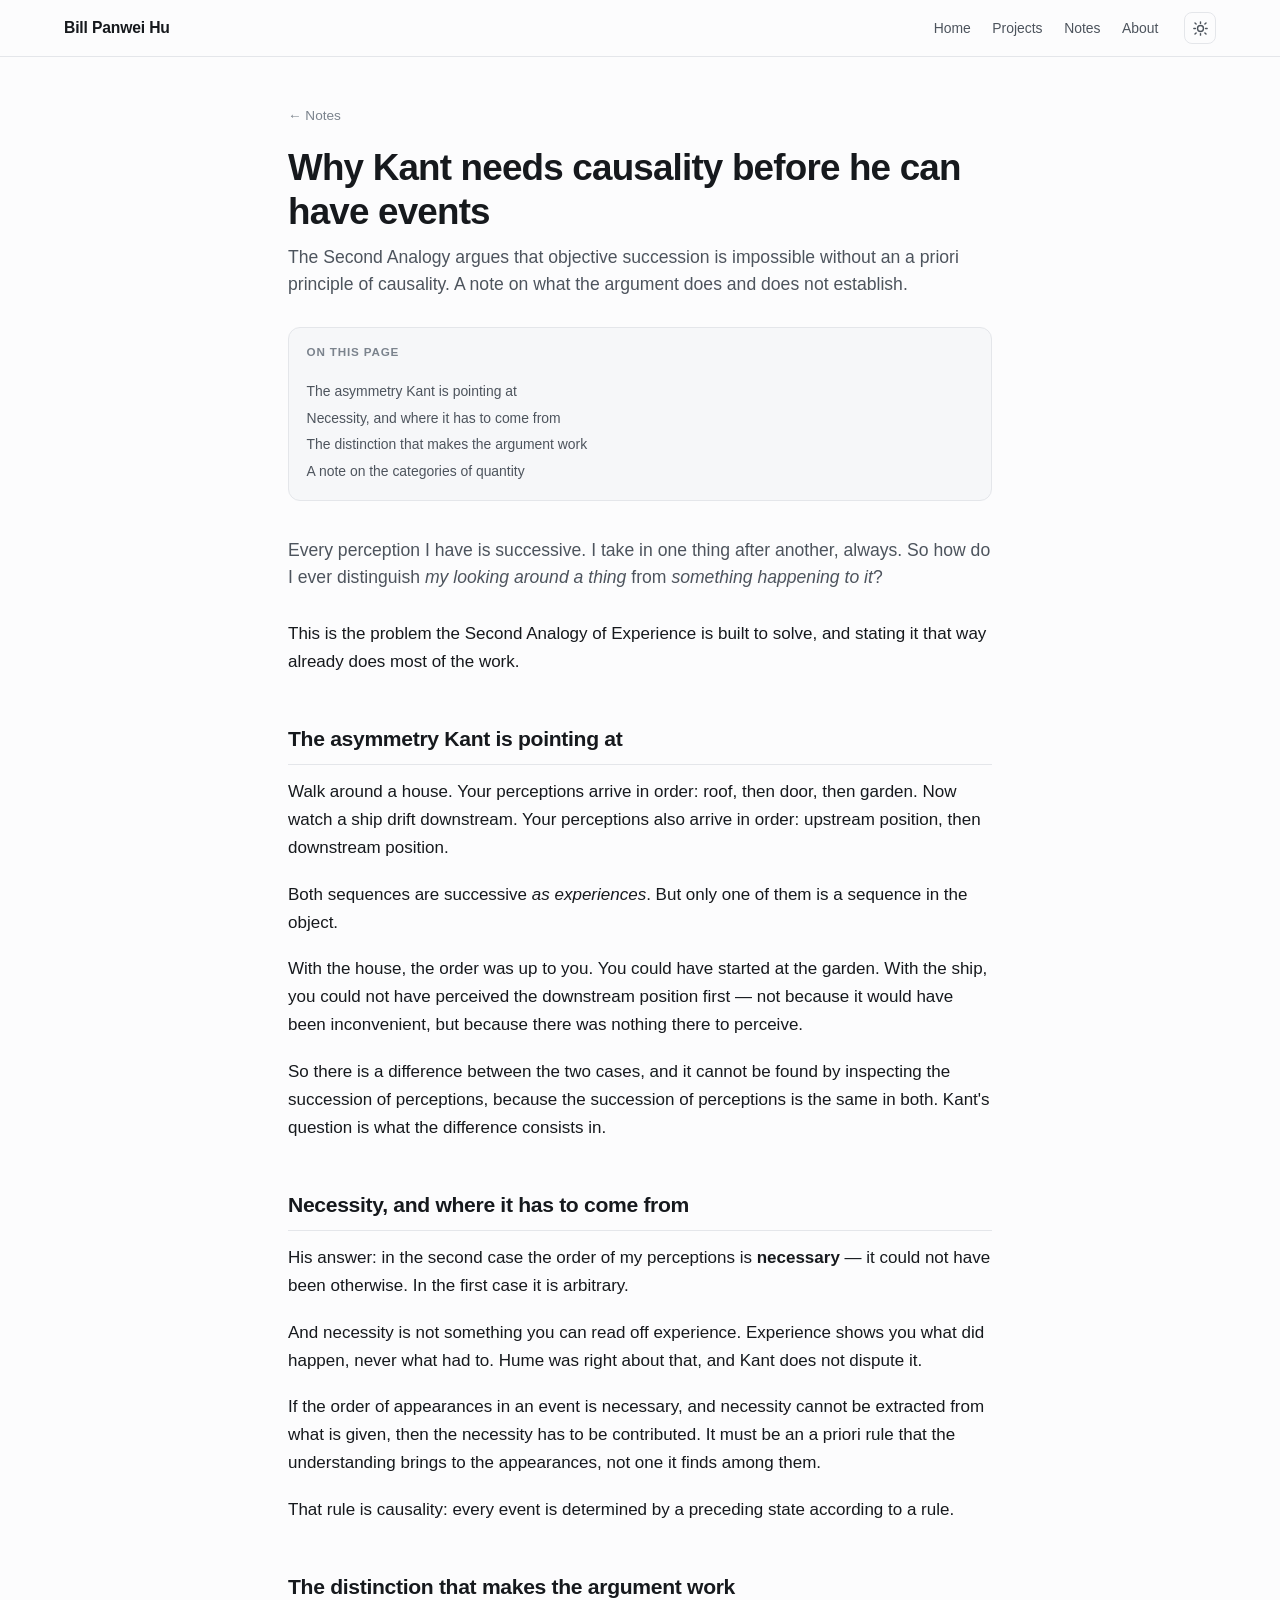
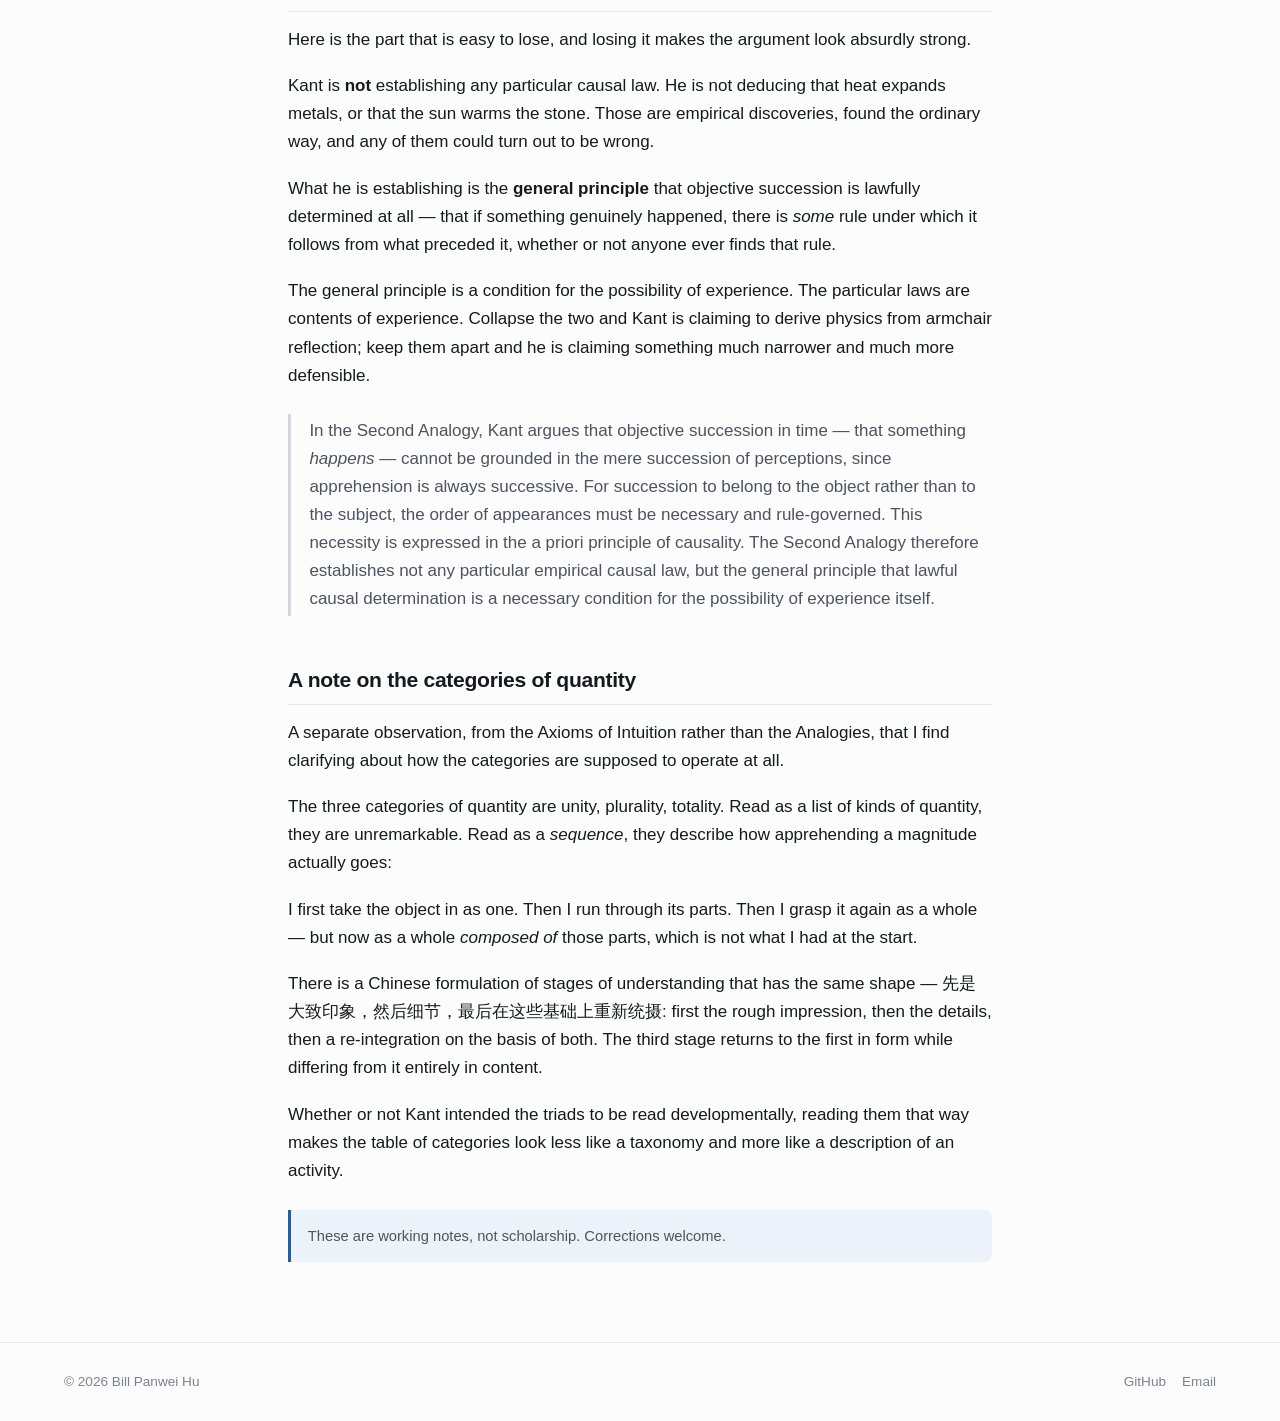
<file: notes/kant-second-analogy/index.html>
<!DOCTYPE html>
<html lang="en">
<head>
<meta charset="utf-8">
<meta name="viewport" content="width=device-width, initial-scale=1">
<title>Why Kant needs causality before he can have events · Bill Panwei Hu</title>
<meta name="description" content="The Second Analogy argues that objective succession is impossible without an a priori principle of causality. A note on what the argument does and does not establish.">
<meta property="og:title" content="Why Kant needs causality before he can have events · Bill Panwei Hu">
<meta property="og:description" content="The Second Analogy argues that objective succession is impossible without an a priori principle of causality. A note on what the argument does and does not establish.">
<meta property="og:type" content="website">
<meta property="og:url" content="https://billmark98.github.io/notes/kant-second-analogy/">
<link rel="canonical" href="https://billmark98.github.io/notes/kant-second-analogy/">
<link rel="icon" href="/assets/favicon.svg" type="image/svg+xml">
<link rel="stylesheet" href="/assets/css/main.css">

<script>
(function(){try{var t=localStorage.getItem('theme');
if(t)document.documentElement.setAttribute('data-theme',t);}catch(e){}})();
</script>
</head>
<body>
<a class="skip" href="#main">Skip to content</a>
<header class="site-head">
  <div class="wrap head-inner">
    <a class="brand" href="/">Bill Panwei Hu</a>
    <nav class="nav"><a href="/">Home</a><a href="/projects/">Projects</a><a href="/notes/">Notes</a><a href="/about/">About</a></nav>
    <button class="theme-toggle" type="button" aria-label="Toggle colour theme" title="Toggle colour theme">
      <svg width="17" height="17" viewBox="0 0 24 24" fill="none" stroke="currentColor" stroke-width="2"
           stroke-linecap="round" aria-hidden="true"><circle cx="12" cy="12" r="4.2"/>
      <path d="M12 2.6v2.2M12 19.2v2.2M4.2 4.2l1.6 1.6M18.2 18.2l1.6 1.6M2.6 12h2.2M19.2 12h2.2M4.2 19.8l1.6-1.6M18.2 5.8l1.6-1.6"/>
      </svg>
    </button>
  </div>
</header>
<main id="main"><article class="wrap prose">
  <p class="crumb"><a href="/notes/">← Notes</a></p>
  <h1>Why Kant needs causality before he can have events</h1>
  <p class="lede">The Second Analogy argues that objective succession is impossible without an a priori principle of causality. A note on what the argument does and does not establish.</p>
  
  
  
  <nav class="toc" aria-label="On this page"><p class="toc-h">On this page</p><ul><li class="lvl2"><a href="#the-asymmetry-kant-is-pointing-at">The asymmetry Kant is pointing at</a></li><li class="lvl2"><a href="#necessity-and-where-it-has-to-come-from">Necessity, and where it has to come from</a></li><li class="lvl2"><a href="#the-distinction-that-makes-the-argument-work">The distinction that makes the argument work</a></li><li class="lvl2"><a href="#a-note-on-the-categories-of-quantity">A note on the categories of quantity</a></li></ul></nav>
  <p class="lede">Every perception I have is successive. I take in one thing after another, always. So how do I ever distinguish <em>my looking around a thing</em> from <em>something happening to it</em>?</p>
<p>This is the problem the Second Analogy of Experience is built to solve, and stating it that way already does most of the work.</p>
<h2 id="the-asymmetry-kant-is-pointing-at">The asymmetry Kant is pointing at</h2>
<p>Walk around a house. Your perceptions arrive in order: roof, then door, then garden. Now watch a ship drift downstream. Your perceptions also arrive in order: upstream position, then downstream position.</p>
<p>Both sequences are successive <em>as experiences</em>. But only one of them is a sequence in the object.</p>
<p>With the house, the order was up to you. You could have started at the garden. With the ship, you could not have perceived the downstream position first — not because it would have been inconvenient, but because there was nothing there to perceive.</p>
<p>So there is a difference between the two cases, and it cannot be found by inspecting the succession of perceptions, because the succession of perceptions is the same in both. Kant's question is what the difference consists in.</p>
<h2 id="necessity-and-where-it-has-to-come-from">Necessity, and where it has to come from</h2>
<p>His answer: in the second case the order of my perceptions is <strong>necessary</strong> — it could not have been otherwise. In the first case it is arbitrary.</p>
<p>And necessity is not something you can read off experience. Experience shows you what did happen, never what had to. Hume was right about that, and Kant does not dispute it.</p>
<p>If the order of appearances in an event is necessary, and necessity cannot be extracted from what is given, then the necessity has to be contributed. It must be an a priori rule that the understanding brings to the appearances, not one it finds among them.</p>
<p>That rule is causality: every event is determined by a preceding state according to a rule.</p>
<h2 id="the-distinction-that-makes-the-argument-work">The distinction that makes the argument work</h2>
<p>Here is the part that is easy to lose, and losing it makes the argument look absurdly strong.</p>
<p>Kant is <strong>not</strong> establishing any particular causal law. He is not deducing that heat expands metals, or that the sun warms the stone. Those are empirical discoveries, found the ordinary way, and any of them could turn out to be wrong.</p>
<p>What he is establishing is the <strong>general principle</strong> that objective succession is lawfully determined at all — that if something genuinely happened, there is <em>some</em> rule under which it follows from what preceded it, whether or not anyone ever finds that rule.</p>
<p>The general principle is a condition for the possibility of experience. The particular laws are contents of experience. Collapse the two and Kant is claiming to derive physics from armchair reflection; keep them apart and he is claiming something much narrower and much more defensible.</p>
<blockquote><p>In the Second Analogy, Kant argues that objective succession in time — that something <em>happens</em> — cannot be grounded in the mere succession of perceptions, since apprehension is always successive. For succession to belong to the object rather than to the subject, the order of appearances must be necessary and rule-governed. This necessity is expressed in the a priori principle of causality. The Second Analogy therefore establishes not any particular empirical causal law, but the general principle that lawful causal determination is a necessary condition for the possibility of experience itself.</p></blockquote>
<h2 id="a-note-on-the-categories-of-quantity">A note on the categories of quantity</h2>
<p>A separate observation, from the Axioms of Intuition rather than the Analogies, that I find clarifying about how the categories are supposed to operate at all.</p>
<p>The three categories of quantity are unity, plurality, totality. Read as a list of kinds of quantity, they are unremarkable. Read as a <em>sequence</em>, they describe how apprehending a magnitude actually goes:</p>
<p>I first take the object in as one. Then I run through its parts. Then I grasp it again as a whole — but now as a whole <em>composed of</em> those parts, which is not what I had at the start.</p>
<p>There is a Chinese formulation of stages of understanding that has the same shape — 先是大致印象，然后细节，最后在这些基础上重新统摄: first the rough impression, then the details, then a re-integration on the basis of both. The third stage returns to the first in form while differing from it entirely in content.</p>
<p>Whether or not Kant intended the triads to be read developmentally, reading them that way makes the table of categories look less like a taxonomy and more like a description of an activity.</p>
<aside class="callout">These are working notes, not scholarship. Corrections welcome.</aside>
</article></main>
<footer class="site-foot">
  <div class="wrap foot-inner">
    <span>© 2026 Bill Panwei Hu</span>
    <span class="foot-links">
      <a href="https://github.com/BillMark98" target="_blank" rel="noopener">GitHub</a>
      <a href="mailto:hupanweibill@gmail.com">Email</a>
    </span>
  </div>
</footer>
<script src="/assets/js/site.js" defer></script>
</body>
</html>
</file>
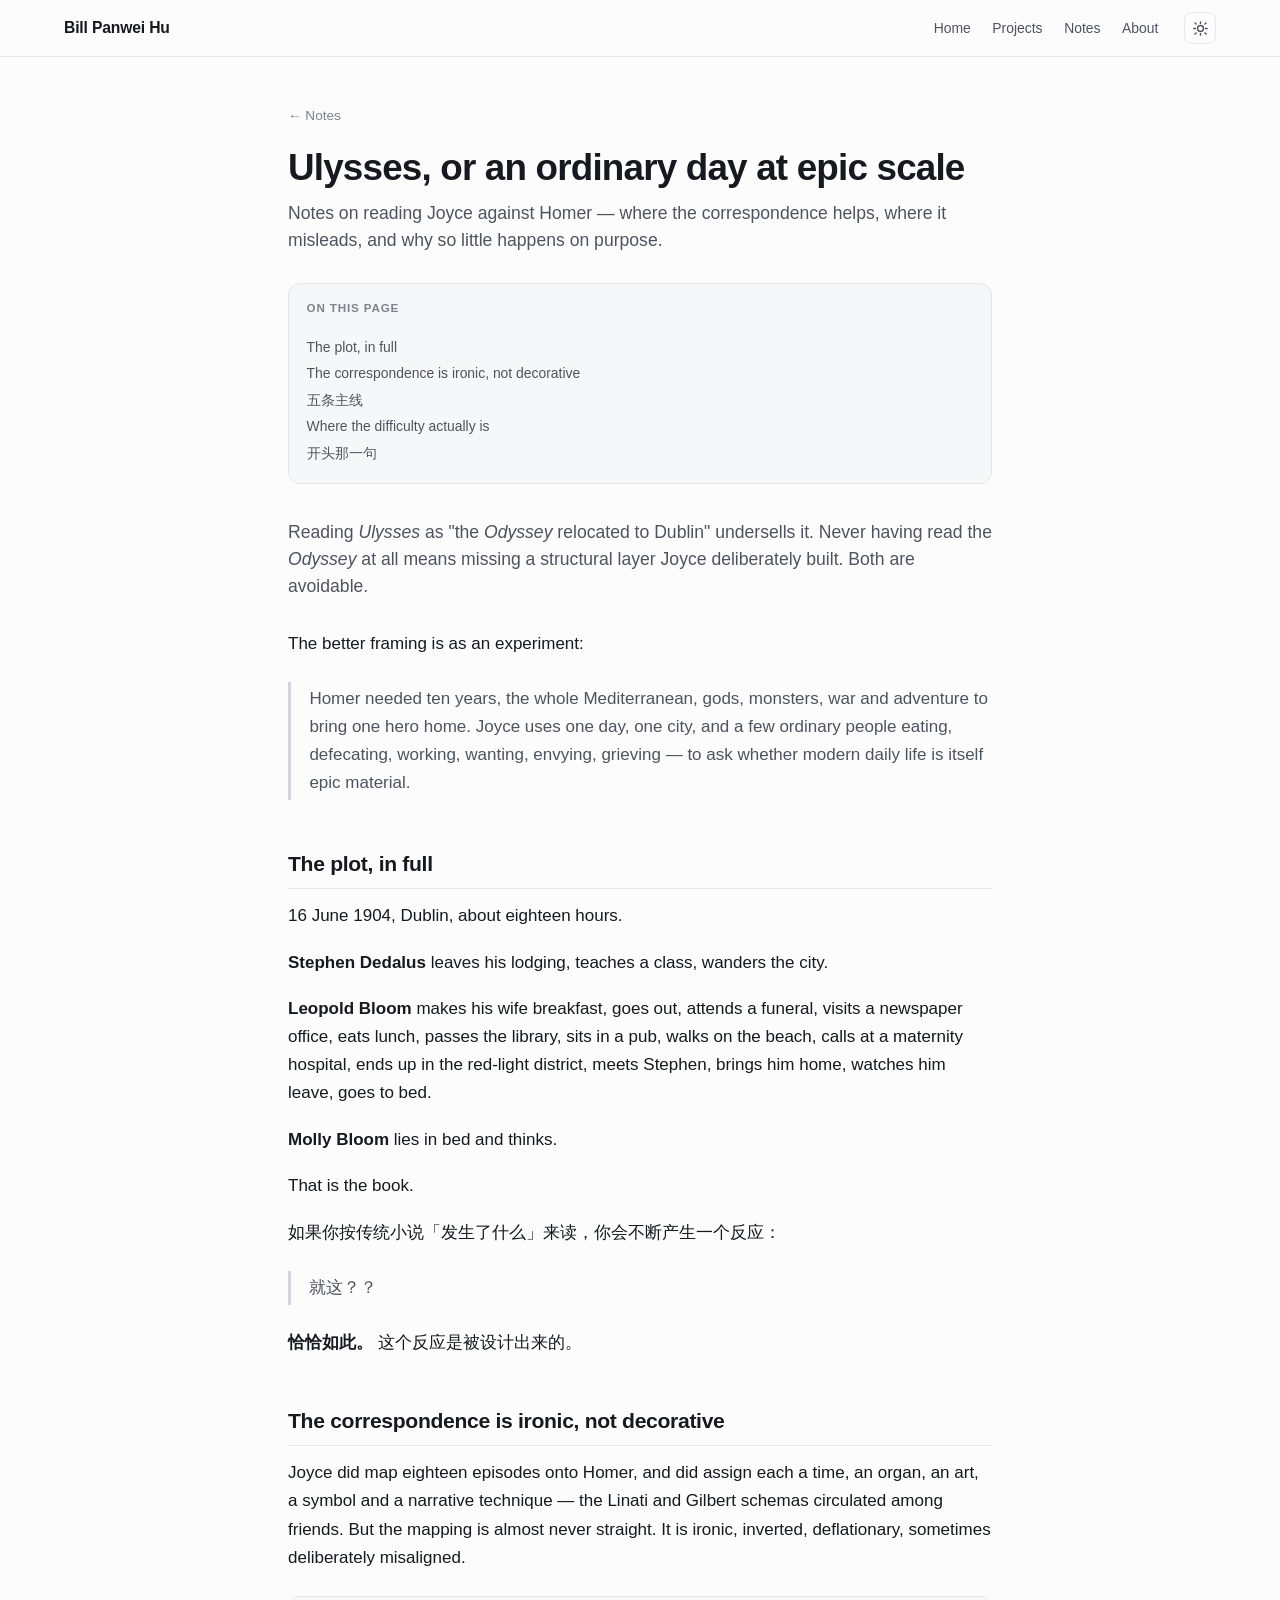
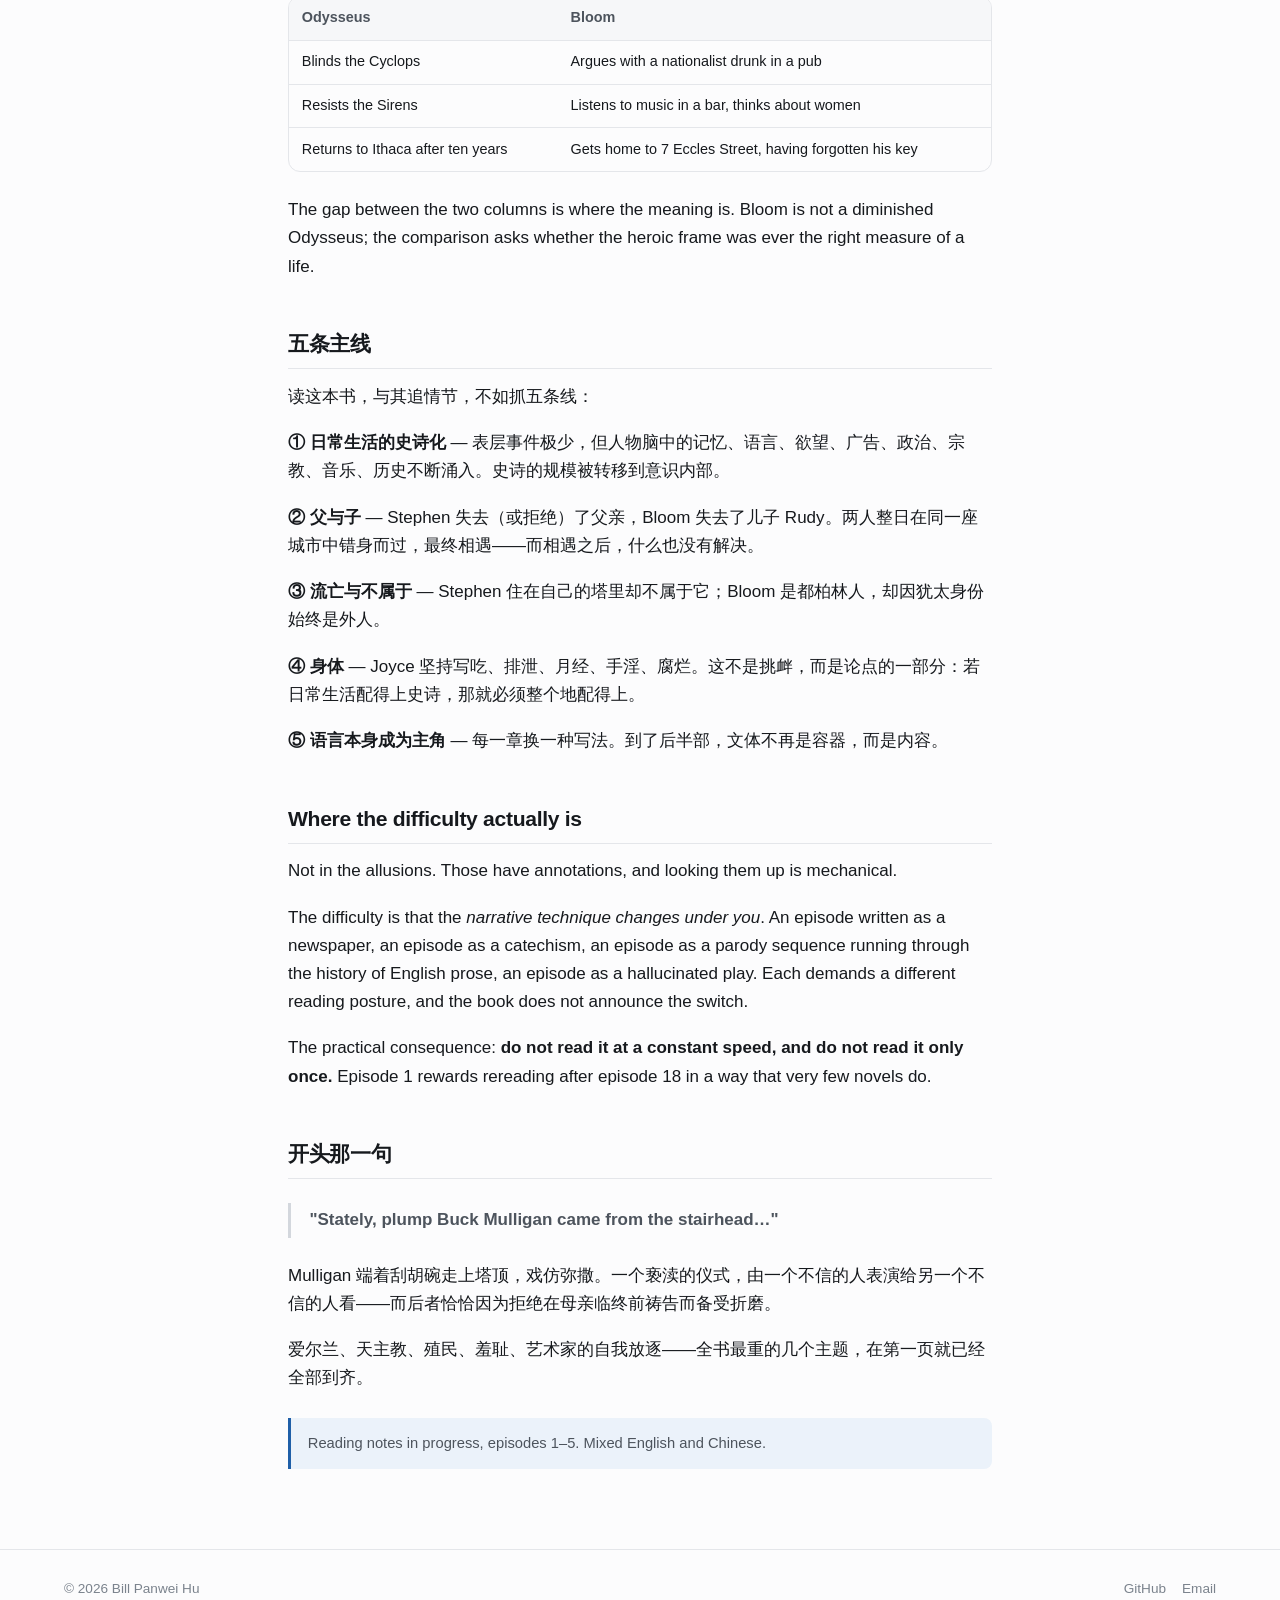
<file: notes/ulysses-ordinary-epic/index.html>
<!DOCTYPE html>
<html lang="en">
<head>
<meta charset="utf-8">
<meta name="viewport" content="width=device-width, initial-scale=1">
<title>Ulysses, or an ordinary day at epic scale · Bill Panwei Hu</title>
<meta name="description" content="Notes on reading Joyce against Homer — where the correspondence helps, where it misleads, and why so little happens on purpose.">
<meta property="og:title" content="Ulysses, or an ordinary day at epic scale · Bill Panwei Hu">
<meta property="og:description" content="Notes on reading Joyce against Homer — where the correspondence helps, where it misleads, and why so little happens on purpose.">
<meta property="og:type" content="website">
<meta property="og:url" content="https://billmark98.github.io/notes/ulysses-ordinary-epic/">
<link rel="canonical" href="https://billmark98.github.io/notes/ulysses-ordinary-epic/">
<link rel="icon" href="/assets/favicon.svg" type="image/svg+xml">
<link rel="stylesheet" href="/assets/css/main.css">

<script>
(function(){try{var t=localStorage.getItem('theme');
if(t)document.documentElement.setAttribute('data-theme',t);}catch(e){}})();
</script>
</head>
<body>
<a class="skip" href="#main">Skip to content</a>
<header class="site-head">
  <div class="wrap head-inner">
    <a class="brand" href="/">Bill Panwei Hu</a>
    <nav class="nav"><a href="/">Home</a><a href="/projects/">Projects</a><a href="/notes/">Notes</a><a href="/about/">About</a></nav>
    <button class="theme-toggle" type="button" aria-label="Toggle colour theme" title="Toggle colour theme">
      <svg width="17" height="17" viewBox="0 0 24 24" fill="none" stroke="currentColor" stroke-width="2"
           stroke-linecap="round" aria-hidden="true"><circle cx="12" cy="12" r="4.2"/>
      <path d="M12 2.6v2.2M12 19.2v2.2M4.2 4.2l1.6 1.6M18.2 18.2l1.6 1.6M2.6 12h2.2M19.2 12h2.2M4.2 19.8l1.6-1.6M18.2 5.8l1.6-1.6"/>
      </svg>
    </button>
  </div>
</header>
<main id="main"><article class="wrap prose">
  <p class="crumb"><a href="/notes/">← Notes</a></p>
  <h1>Ulysses, or an ordinary day at epic scale</h1>
  <p class="lede">Notes on reading Joyce against Homer — where the correspondence helps, where it misleads, and why so little happens on purpose.</p>
  
  
  
  <nav class="toc" aria-label="On this page"><p class="toc-h">On this page</p><ul><li class="lvl2"><a href="#the-plot-in-full">The plot, in full</a></li><li class="lvl2"><a href="#the-correspondence-is-ironic-not-decorative">The correspondence is ironic, not decorative</a></li><li class="lvl2"><a href="#五条主线">五条主线</a></li><li class="lvl2"><a href="#where-the-difficulty-actually-is">Where the difficulty actually is</a></li><li class="lvl2"><a href="#开头那一句">开头那一句</a></li></ul></nav>
  <p class="lede">Reading <em>Ulysses</em> as "the <em>Odyssey</em> relocated to Dublin" undersells it. Never having read the <em>Odyssey</em> at all means missing a structural layer Joyce deliberately built. Both are avoidable.</p>
<p>The better framing is as an experiment:</p>
<blockquote><p>Homer needed ten years, the whole Mediterranean, gods, monsters, war and adventure to bring one hero home. Joyce uses one day, one city, and a few ordinary people eating, defecating, working, wanting, envying, grieving — to ask whether modern daily life is itself epic material.</p></blockquote>
<h2 id="the-plot-in-full">The plot, in full</h2>
<p>16 June 1904, Dublin, about eighteen hours.</p>
<p><strong>Stephen Dedalus</strong> leaves his lodging, teaches a class, wanders the city.</p>
<p><strong>Leopold Bloom</strong> makes his wife breakfast, goes out, attends a funeral, visits a newspaper office, eats lunch, passes the library, sits in a pub, walks on the beach, calls at a maternity hospital, ends up in the red-light district, meets Stephen, brings him home, watches him leave, goes to bed.</p>
<p><strong>Molly Bloom</strong> lies in bed and thinks.</p>
<p>That is the book.</p>
<p>如果你按传统小说「发生了什么」来读，你会不断产生一个反应：</p>
<blockquote><p>就这？？</p></blockquote>
<p><strong>恰恰如此。</strong> 这个反应是被设计出来的。</p>
<h2 id="the-correspondence-is-ironic-not-decorative">The correspondence is ironic, not decorative</h2>
<p>Joyce did map eighteen episodes onto Homer, and did assign each a time, an organ, an art, a symbol and a narrative technique — the Linati and Gilbert schemas circulated among friends. But the mapping is almost never straight. It is ironic, inverted, deflationary, sometimes deliberately misaligned.</p>
<div class="table-wrap"><table><thead><tr><th style="text-align:left">Odysseus</th><th style="text-align:left">Bloom</th></tr></thead><tbody><tr><td style="text-align:left">Blinds the Cyclops</td><td style="text-align:left">Argues with a nationalist drunk in a pub</td></tr><tr><td style="text-align:left">Resists the Sirens</td><td style="text-align:left">Listens to music in a bar, thinks about women</td></tr><tr><td style="text-align:left">Returns to Ithaca after ten years</td><td style="text-align:left">Gets home to 7 Eccles Street, having forgotten his key</td></tr></tbody></table></div>
<p>The gap between the two columns is where the meaning is. Bloom is not a diminished Odysseus; the comparison asks whether the heroic frame was ever the right measure of a life.</p>
<h2 id="五条主线">五条主线</h2>
<p>读这本书，与其追情节，不如抓五条线：</p>
<p><strong>① 日常生活的史诗化</strong> — 表层事件极少，但人物脑中的记忆、语言、欲望、广告、政治、宗教、音乐、历史不断涌入。史诗的规模被转移到意识内部。</p>
<p><strong>② 父与子</strong> — Stephen 失去（或拒绝）了父亲，Bloom 失去了儿子 Rudy。两人整日在同一座城市中错身而过，最终相遇——而相遇之后，什么也没有解决。</p>
<p><strong>③ 流亡与不属于</strong> — Stephen 住在自己的塔里却不属于它；Bloom 是都柏林人，却因犹太身份始终是外人。</p>
<p><strong>④ 身体</strong> — Joyce 坚持写吃、排泄、月经、手淫、腐烂。这不是挑衅，而是论点的一部分：若日常生活配得上史诗，那就必须整个地配得上。</p>
<p><strong>⑤ 语言本身成为主角</strong> — 每一章换一种写法。到了后半部，文体不再是容器，而是内容。</p>
<h2 id="where-the-difficulty-actually-is">Where the difficulty actually is</h2>
<p>Not in the allusions. Those have annotations, and looking them up is mechanical.</p>
<p>The difficulty is that the <em>narrative technique changes under you</em>. An episode written as a newspaper, an episode as a catechism, an episode as a parody sequence running through the history of English prose, an episode as a hallucinated play. Each demands a different reading posture, and the book does not announce the switch.</p>
<p>The practical consequence: <strong>do not read it at a constant speed, and do not read it only once.</strong> Episode 1 rewards rereading after episode 18 in a way that very few novels do.</p>
<h2 id="开头那一句">开头那一句</h2>
<blockquote><p><strong>"Stately, plump Buck Mulligan came from the stairhead…"</strong></p></blockquote>
<p>Mulligan 端着刮胡碗走上塔顶，戏仿弥撒。一个亵渎的仪式，由一个不信的人表演给另一个不信的人看——而后者恰恰因为拒绝在母亲临终前祷告而备受折磨。</p>
<p>爱尔兰、天主教、殖民、羞耻、艺术家的自我放逐——全书最重的几个主题，在第一页就已经全部到齐。</p>
<aside class="callout">Reading notes in progress, episodes 1–5. Mixed English and Chinese.</aside>
</article></main>
<footer class="site-foot">
  <div class="wrap foot-inner">
    <span>© 2026 Bill Panwei Hu</span>
    <span class="foot-links">
      <a href="https://github.com/BillMark98" target="_blank" rel="noopener">GitHub</a>
      <a href="mailto:hupanweibill@gmail.com">Email</a>
    </span>
  </div>
</footer>
<script src="/assets/js/site.js" defer></script>
</body>
</html>
</file>
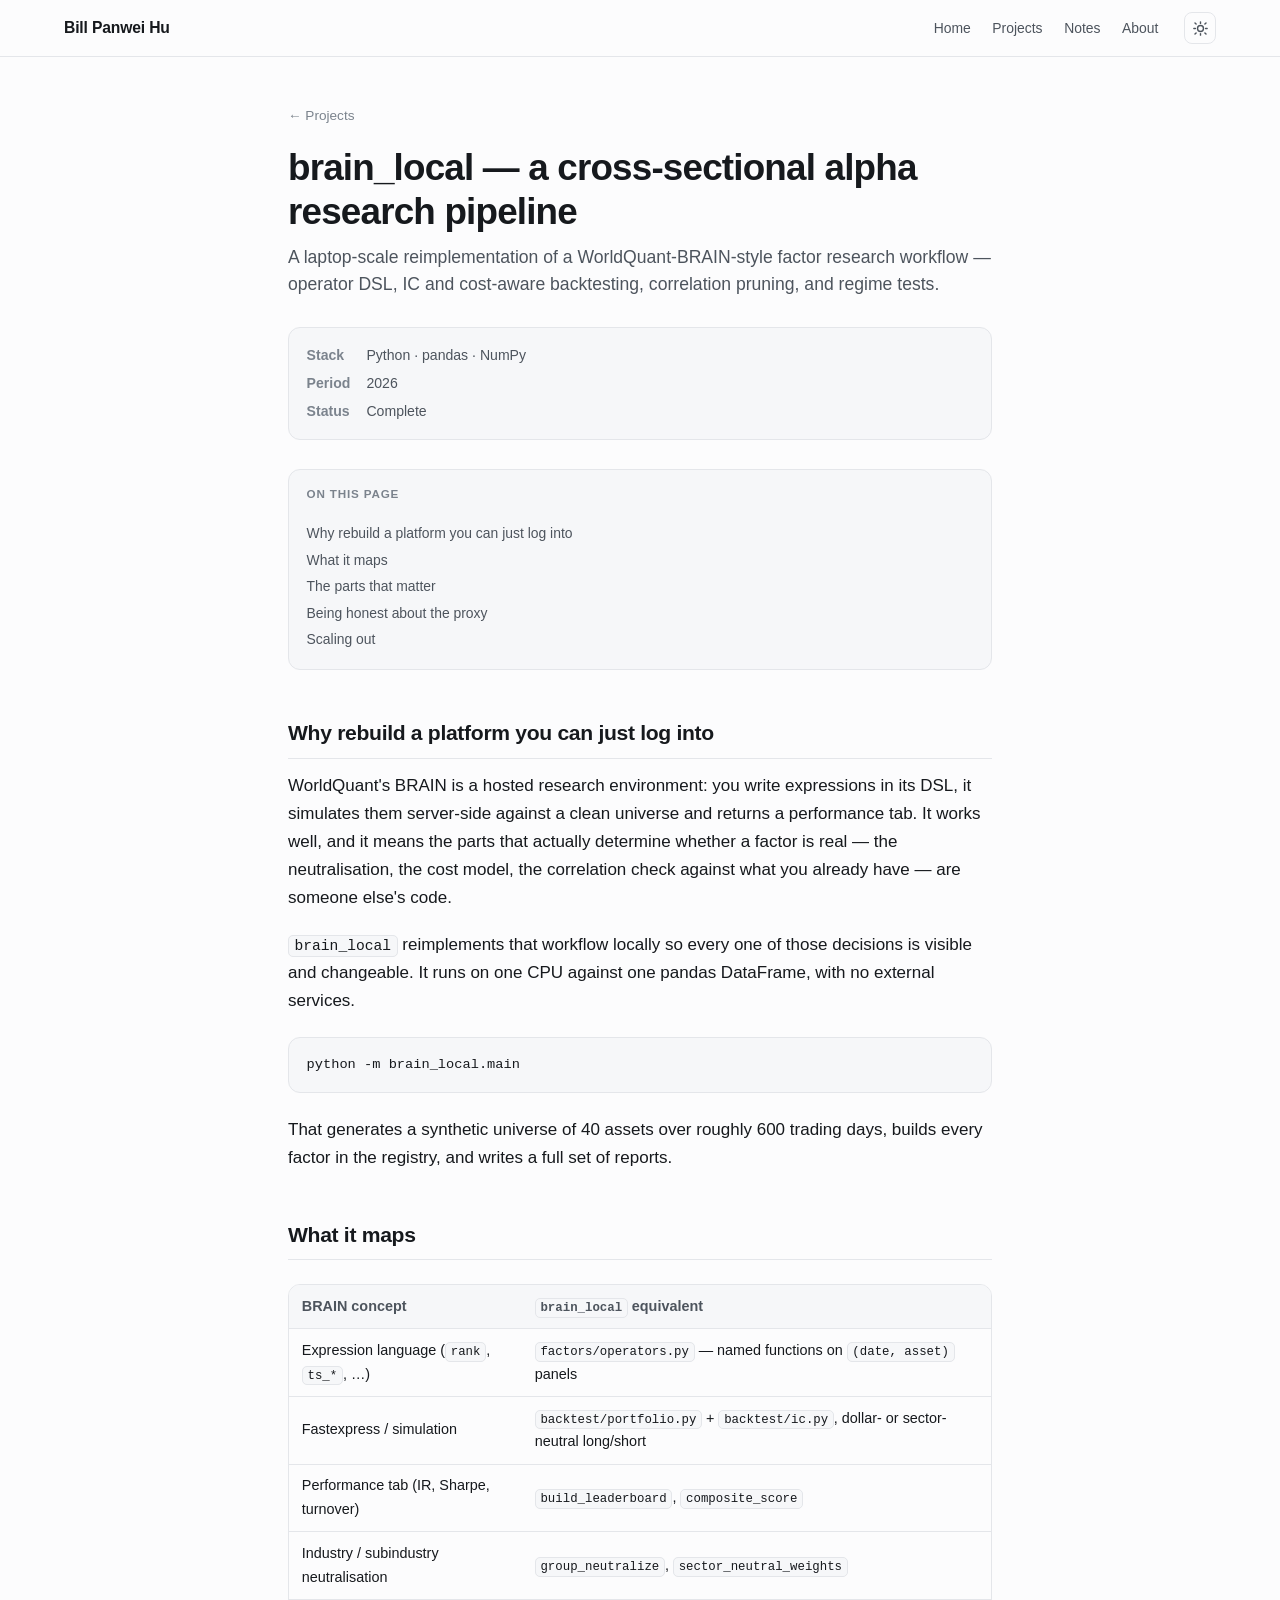
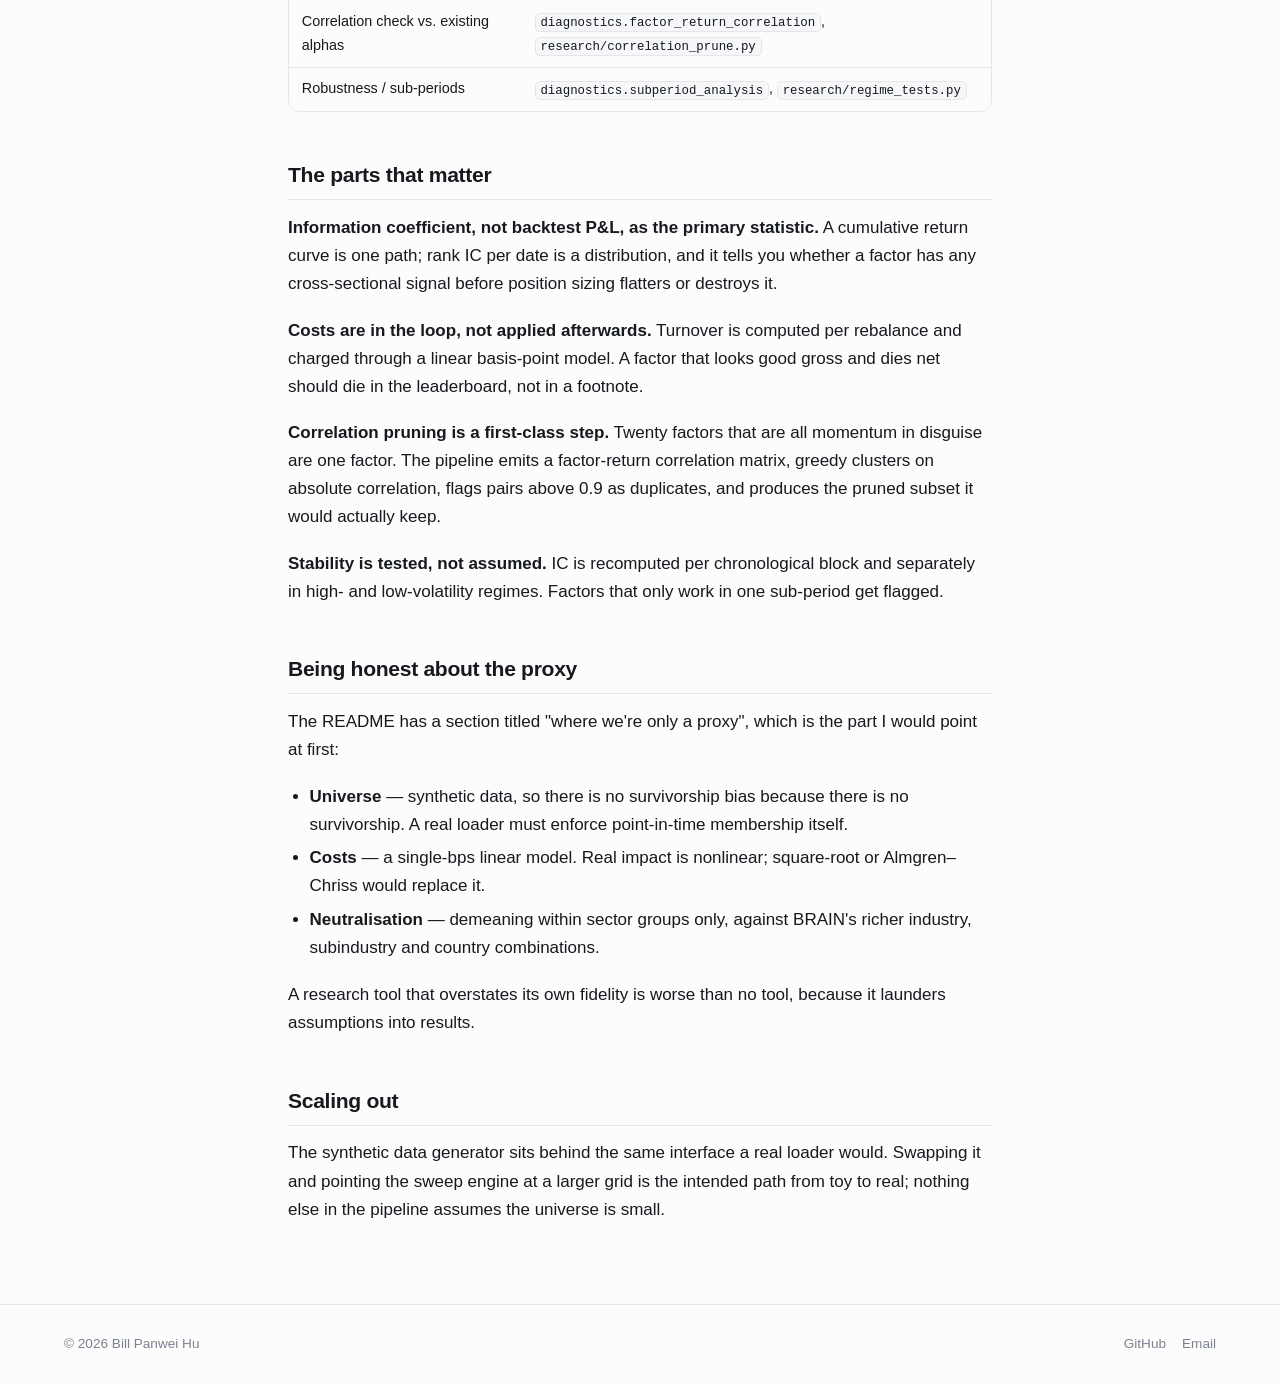
<file: projects/brain-local/index.html>
<!DOCTYPE html>
<html lang="en">
<head>
<meta charset="utf-8">
<meta name="viewport" content="width=device-width, initial-scale=1">
<title>brain_local — a cross-sectional alpha research pipeline · Bill Panwei Hu</title>
<meta name="description" content="A laptop-scale reimplementation of a WorldQuant-BRAIN-style factor research workflow — operator DSL, IC and cost-aware backtesting, correlation pruning, and regime tests.">
<meta property="og:title" content="brain_local — a cross-sectional alpha research pipeline · Bill Panwei Hu">
<meta property="og:description" content="A laptop-scale reimplementation of a WorldQuant-BRAIN-style factor research workflow — operator DSL, IC and cost-aware backtesting, correlation pruning, and regime tests.">
<meta property="og:type" content="website">
<meta property="og:url" content="https://billmark98.github.io/projects/brain-local/">
<link rel="canonical" href="https://billmark98.github.io/projects/brain-local/">
<link rel="icon" href="/assets/favicon.svg" type="image/svg+xml">
<link rel="stylesheet" href="/assets/css/main.css">

<script>
(function(){try{var t=localStorage.getItem('theme');
if(t)document.documentElement.setAttribute('data-theme',t);}catch(e){}})();
</script>
</head>
<body>
<a class="skip" href="#main">Skip to content</a>
<header class="site-head">
  <div class="wrap head-inner">
    <a class="brand" href="/">Bill Panwei Hu</a>
    <nav class="nav"><a href="/">Home</a><a href="/projects/">Projects</a><a href="/notes/">Notes</a><a href="/about/">About</a></nav>
    <button class="theme-toggle" type="button" aria-label="Toggle colour theme" title="Toggle colour theme">
      <svg width="17" height="17" viewBox="0 0 24 24" fill="none" stroke="currentColor" stroke-width="2"
           stroke-linecap="round" aria-hidden="true"><circle cx="12" cy="12" r="4.2"/>
      <path d="M12 2.6v2.2M12 19.2v2.2M4.2 4.2l1.6 1.6M18.2 18.2l1.6 1.6M2.6 12h2.2M19.2 12h2.2M4.2 19.8l1.6-1.6M18.2 5.8l1.6-1.6"/>
      </svg>
    </button>
  </div>
</header>
<main id="main"><article class="wrap prose">
  <p class="crumb"><a href="/projects/">← Projects</a></p>
  <h1>brain_local — a cross-sectional alpha research pipeline</h1>
  <p class="lede">A laptop-scale reimplementation of a WorldQuant-BRAIN-style factor research workflow — operator DSL, IC and cost-aware backtesting, correlation pruning, and regime tests.</p>
  <dl class="meta"><dt>Stack</dt><dd>Python · pandas · NumPy</dd><dt>Period</dt><dd>2026</dd><dt>Status</dt><dd>Complete</dd></dl>
  
  
  <nav class="toc" aria-label="On this page"><p class="toc-h">On this page</p><ul><li class="lvl2"><a href="#why-rebuild-a-platform-you-can-just-log-into">Why rebuild a platform you can just log into</a></li><li class="lvl2"><a href="#what-it-maps">What it maps</a></li><li class="lvl2"><a href="#the-parts-that-matter">The parts that matter</a></li><li class="lvl2"><a href="#being-honest-about-the-proxy">Being honest about the proxy</a></li><li class="lvl2"><a href="#scaling-out">Scaling out</a></li></ul></nav>
  <h2 id="why-rebuild-a-platform-you-can-just-log-into">Why rebuild a platform you can just log into</h2>
<p>WorldQuant's BRAIN is a hosted research environment: you write expressions in its DSL, it simulates them server-side against a clean universe and returns a performance tab. It works well, and it means the parts that actually determine whether a factor is real — the neutralisation, the cost model, the correlation check against what you already have — are someone else's code.</p>
<p><code>brain_local</code> reimplements that workflow locally so every one of those decisions is visible and changeable. It runs on one CPU against one pandas DataFrame, with no external services.</p>
<pre><code class="language-bash">python -m brain_local.main</code></pre>
<p>That generates a synthetic universe of 40 assets over roughly 600 trading days, builds every factor in the registry, and writes a full set of reports.</p>
<h2 id="what-it-maps">What it maps</h2>
<div class="table-wrap"><table><thead><tr><th style="text-align:left">BRAIN concept</th><th style="text-align:left"><code>brain_local</code> equivalent</th></tr></thead><tbody><tr><td style="text-align:left">Expression language (<code>rank</code>, <code>ts_*</code>, …)</td><td style="text-align:left"><code>factors/operators.py</code> — named functions on <code>(date, asset)</code> panels</td></tr><tr><td style="text-align:left">Fastexpress / simulation</td><td style="text-align:left"><code>backtest/portfolio.py</code> + <code>backtest/ic.py</code>, dollar- or sector-neutral long/short</td></tr><tr><td style="text-align:left">Performance tab (IR, Sharpe, turnover)</td><td style="text-align:left"><code>build_leaderboard</code>, <code>composite_score</code></td></tr><tr><td style="text-align:left">Industry / subindustry neutralisation</td><td style="text-align:left"><code>group_neutralize</code>, <code>sector_neutral_weights</code></td></tr><tr><td style="text-align:left">Correlation check vs. existing alphas</td><td style="text-align:left"><code>diagnostics.factor_return_correlation</code>, <code>research/correlation_prune.py</code></td></tr><tr><td style="text-align:left">Robustness / sub-periods</td><td style="text-align:left"><code>diagnostics.subperiod_analysis</code>, <code>research/regime_tests.py</code></td></tr></tbody></table></div>
<h2 id="the-parts-that-matter">The parts that matter</h2>
<p><strong>Information coefficient, not backtest P&amp;L, as the primary statistic.</strong> A cumulative return curve is one path; rank IC per date is a distribution, and it tells you whether a factor has any cross-sectional signal before position sizing flatters or destroys it.</p>
<p><strong>Costs are in the loop, not applied afterwards.</strong> Turnover is computed per rebalance and charged through a linear basis-point model. A factor that looks good gross and dies net should die in the leaderboard, not in a footnote.</p>
<p><strong>Correlation pruning is a first-class step.</strong> Twenty factors that are all momentum in disguise are one factor. The pipeline emits a factor-return correlation matrix, greedy clusters on absolute correlation, flags pairs above 0.9 as duplicates, and produces the pruned subset it would actually keep.</p>
<p><strong>Stability is tested, not assumed.</strong> IC is recomputed per chronological block and separately in high- and low-volatility regimes. Factors that only work in one sub-period get flagged.</p>
<h2 id="being-honest-about-the-proxy">Being honest about the proxy</h2>
<p>The README has a section titled "where we're only a proxy", which is the part I would point at first:</p>
<ul><li><strong>Universe</strong> — synthetic data, so there is no survivorship bias because there is no survivorship. A real loader must enforce point-in-time membership itself.</li><li><strong>Costs</strong> — a single-bps linear model. Real impact is nonlinear; square-root or Almgren–Chriss would replace it.</li><li><strong>Neutralisation</strong> — demeaning within sector groups only, against BRAIN's richer industry, subindustry and country combinations.</li></ul>
<p>A research tool that overstates its own fidelity is worse than no tool, because it launders assumptions into results.</p>
<h2 id="scaling-out">Scaling out</h2>
<p>The synthetic data generator sits behind the same interface a real loader would. Swapping it and pointing the sweep engine at a larger grid is the intended path from toy to real; nothing else in the pipeline assumes the universe is small.</p>
</article></main>
<footer class="site-foot">
  <div class="wrap foot-inner">
    <span>© 2026 Bill Panwei Hu</span>
    <span class="foot-links">
      <a href="https://github.com/BillMark98" target="_blank" rel="noopener">GitHub</a>
      <a href="mailto:hupanweibill@gmail.com">Email</a>
    </span>
  </div>
</footer>
<script src="/assets/js/site.js" defer></script>
</body>
</html>
</file>
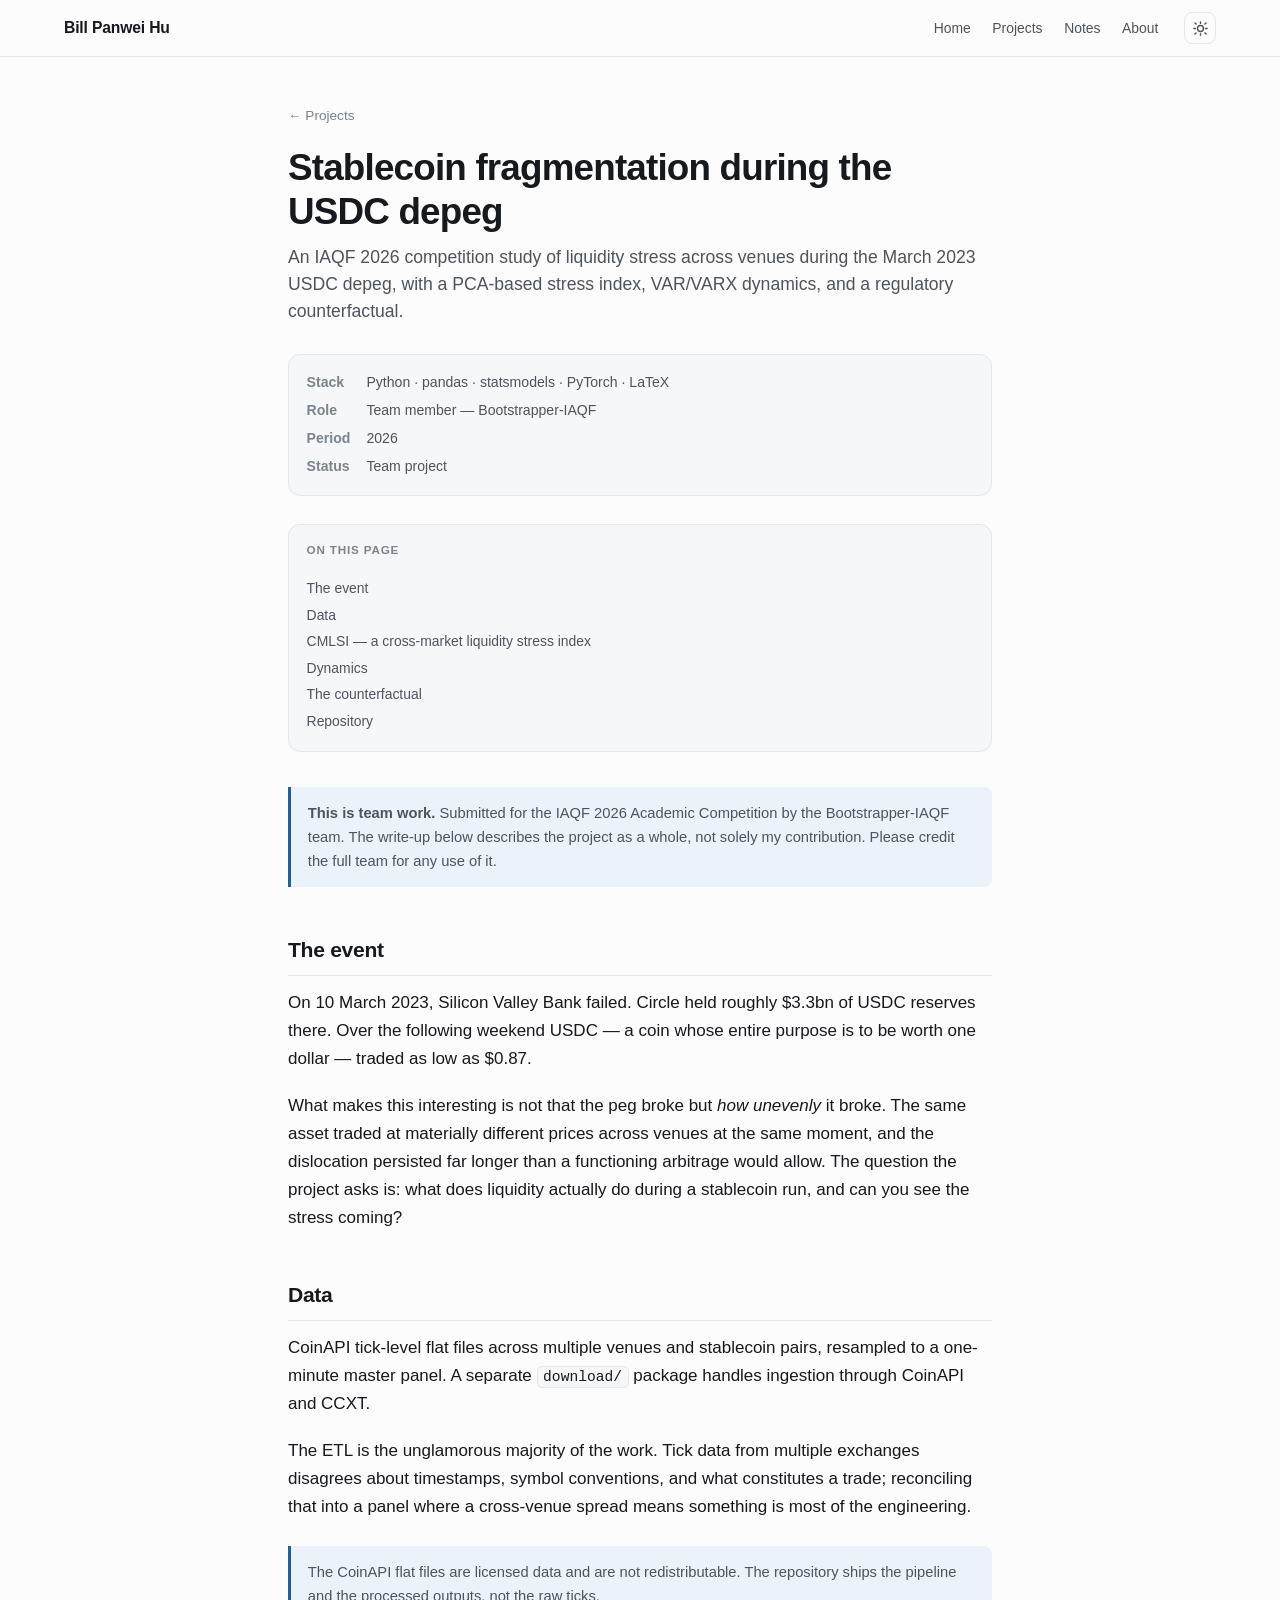
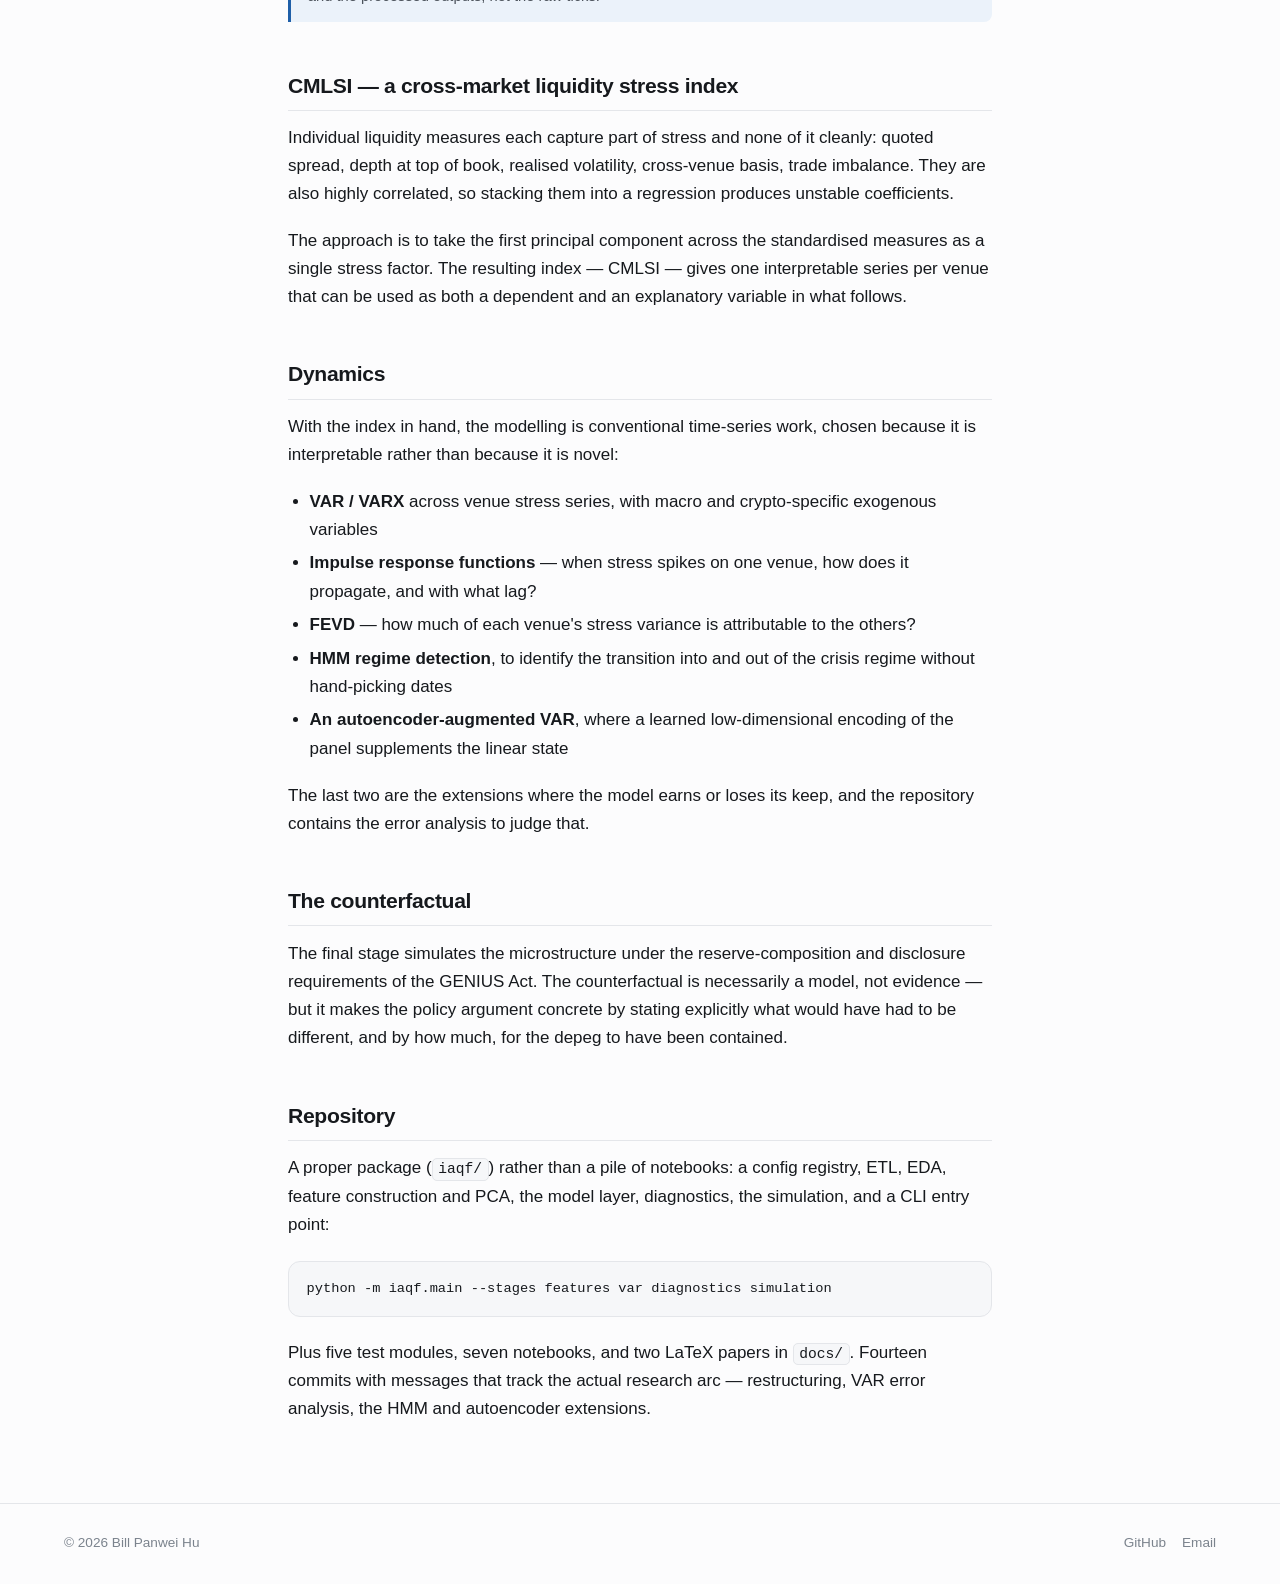
<file: projects/iaqf-stablecoin/index.html>
<!DOCTYPE html>
<html lang="en">
<head>
<meta charset="utf-8">
<meta name="viewport" content="width=device-width, initial-scale=1">
<title>Stablecoin fragmentation during the USDC depeg · Bill Panwei Hu</title>
<meta name="description" content="An IAQF 2026 competition study of liquidity stress across venues during the March 2023 USDC depeg, with a PCA-based stress index, VAR/VARX dynamics, and a regulatory counterfactual.">
<meta property="og:title" content="Stablecoin fragmentation during the USDC depeg · Bill Panwei Hu">
<meta property="og:description" content="An IAQF 2026 competition study of liquidity stress across venues during the March 2023 USDC depeg, with a PCA-based stress index, VAR/VARX dynamics, and a regulatory counterfactual.">
<meta property="og:type" content="website">
<meta property="og:url" content="https://billmark98.github.io/projects/iaqf-stablecoin/">
<link rel="canonical" href="https://billmark98.github.io/projects/iaqf-stablecoin/">
<link rel="icon" href="/assets/favicon.svg" type="image/svg+xml">
<link rel="stylesheet" href="/assets/css/main.css">

<script>
(function(){try{var t=localStorage.getItem('theme');
if(t)document.documentElement.setAttribute('data-theme',t);}catch(e){}})();
</script>
</head>
<body>
<a class="skip" href="#main">Skip to content</a>
<header class="site-head">
  <div class="wrap head-inner">
    <a class="brand" href="/">Bill Panwei Hu</a>
    <nav class="nav"><a href="/">Home</a><a href="/projects/">Projects</a><a href="/notes/">Notes</a><a href="/about/">About</a></nav>
    <button class="theme-toggle" type="button" aria-label="Toggle colour theme" title="Toggle colour theme">
      <svg width="17" height="17" viewBox="0 0 24 24" fill="none" stroke="currentColor" stroke-width="2"
           stroke-linecap="round" aria-hidden="true"><circle cx="12" cy="12" r="4.2"/>
      <path d="M12 2.6v2.2M12 19.2v2.2M4.2 4.2l1.6 1.6M18.2 18.2l1.6 1.6M2.6 12h2.2M19.2 12h2.2M4.2 19.8l1.6-1.6M18.2 5.8l1.6-1.6"/>
      </svg>
    </button>
  </div>
</header>
<main id="main"><article class="wrap prose">
  <p class="crumb"><a href="/projects/">← Projects</a></p>
  <h1>Stablecoin fragmentation during the USDC depeg</h1>
  <p class="lede">An IAQF 2026 competition study of liquidity stress across venues during the March 2023 USDC depeg, with a PCA-based stress index, VAR/VARX dynamics, and a regulatory counterfactual.</p>
  <dl class="meta"><dt>Stack</dt><dd>Python · pandas · statsmodels · PyTorch · LaTeX</dd><dt>Role</dt><dd>Team member — Bootstrapper-IAQF</dd><dt>Period</dt><dd>2026</dd><dt>Status</dt><dd>Team project</dd></dl>
  
  
  <nav class="toc" aria-label="On this page"><p class="toc-h">On this page</p><ul><li class="lvl2"><a href="#the-event">The event</a></li><li class="lvl2"><a href="#data">Data</a></li><li class="lvl2"><a href="#cmlsi-a-cross-market-liquidity-stress-index">CMLSI — a cross-market liquidity stress index</a></li><li class="lvl2"><a href="#dynamics">Dynamics</a></li><li class="lvl2"><a href="#the-counterfactual">The counterfactual</a></li><li class="lvl2"><a href="#repository">Repository</a></li></ul></nav>
  <aside class="callout"><strong>This is team work.</strong> Submitted for the IAQF 2026 Academic Competition by the Bootstrapper-IAQF team. The write-up below describes the project as a whole, not solely my contribution. Please credit the full team for any use of it.</aside>
<h2 id="the-event">The event</h2>
<p>On 10 March 2023, Silicon Valley Bank failed. Circle held roughly $3.3bn of USDC reserves there. Over the following weekend USDC — a coin whose entire purpose is to be worth one dollar — traded as low as $0.87.</p>
<p>What makes this interesting is not that the peg broke but <em>how unevenly</em> it broke. The same asset traded at materially different prices across venues at the same moment, and the dislocation persisted far longer than a functioning arbitrage would allow. The question the project asks is: what does liquidity actually do during a stablecoin run, and can you see the stress coming?</p>
<h2 id="data">Data</h2>
<p>CoinAPI tick-level flat files across multiple venues and stablecoin pairs, resampled to a one-minute master panel. A separate <code>download/</code> package handles ingestion through CoinAPI and CCXT.</p>
<p>The ETL is the unglamorous majority of the work. Tick data from multiple exchanges disagrees about timestamps, symbol conventions, and what constitutes a trade; reconciling that into a panel where a cross-venue spread means something is most of the engineering.</p>
<aside class="callout">The CoinAPI flat files are licensed data and are not redistributable. The repository ships the pipeline and the processed outputs, not the raw ticks.</aside>
<h2 id="cmlsi-a-cross-market-liquidity-stress-index">CMLSI — a cross-market liquidity stress index</h2>
<p>Individual liquidity measures each capture part of stress and none of it cleanly: quoted spread, depth at top of book, realised volatility, cross-venue basis, trade imbalance. They are also highly correlated, so stacking them into a regression produces unstable coefficients.</p>
<p>The approach is to take the first principal component across the standardised measures as a single stress factor. The resulting index — CMLSI — gives one interpretable series per venue that can be used as both a dependent and an explanatory variable in what follows.</p>
<h2 id="dynamics">Dynamics</h2>
<p>With the index in hand, the modelling is conventional time-series work, chosen because it is interpretable rather than because it is novel:</p>
<ul><li><strong>VAR / VARX</strong> across venue stress series, with macro and crypto-specific exogenous variables</li><li><strong>Impulse response functions</strong> — when stress spikes on one venue, how does it propagate, and with what lag?</li><li><strong>FEVD</strong> — how much of each venue's stress variance is attributable to the others?</li><li><strong>HMM regime detection</strong>, to identify the transition into and out of the crisis regime without hand-picking dates</li><li><strong>An autoencoder-augmented VAR</strong>, where a learned low-dimensional encoding of the panel supplements the linear state</li></ul>
<p>The last two are the extensions where the model earns or loses its keep, and the repository contains the error analysis to judge that.</p>
<h2 id="the-counterfactual">The counterfactual</h2>
<p>The final stage simulates the microstructure under the reserve-composition and disclosure requirements of the GENIUS Act. The counterfactual is necessarily a model, not evidence — but it makes the policy argument concrete by stating explicitly what would have had to be different, and by how much, for the depeg to have been contained.</p>
<h2 id="repository">Repository</h2>
<p>A proper package (<code>iaqf/</code>) rather than a pile of notebooks: a config registry, ETL, EDA, feature construction and PCA, the model layer, diagnostics, the simulation, and a CLI entry point:</p>
<pre><code class="language-bash">python -m iaqf.main --stages features var diagnostics simulation</code></pre>
<p>Plus five test modules, seven notebooks, and two LaTeX papers in <code>docs/</code>. Fourteen commits with messages that track the actual research arc — restructuring, VAR error analysis, the HMM and autoencoder extensions.</p>
</article></main>
<footer class="site-foot">
  <div class="wrap foot-inner">
    <span>© 2026 Bill Panwei Hu</span>
    <span class="foot-links">
      <a href="https://github.com/BillMark98" target="_blank" rel="noopener">GitHub</a>
      <a href="mailto:hupanweibill@gmail.com">Email</a>
    </span>
  </div>
</footer>
<script src="/assets/js/site.js" defer></script>
</body>
</html>
</file>
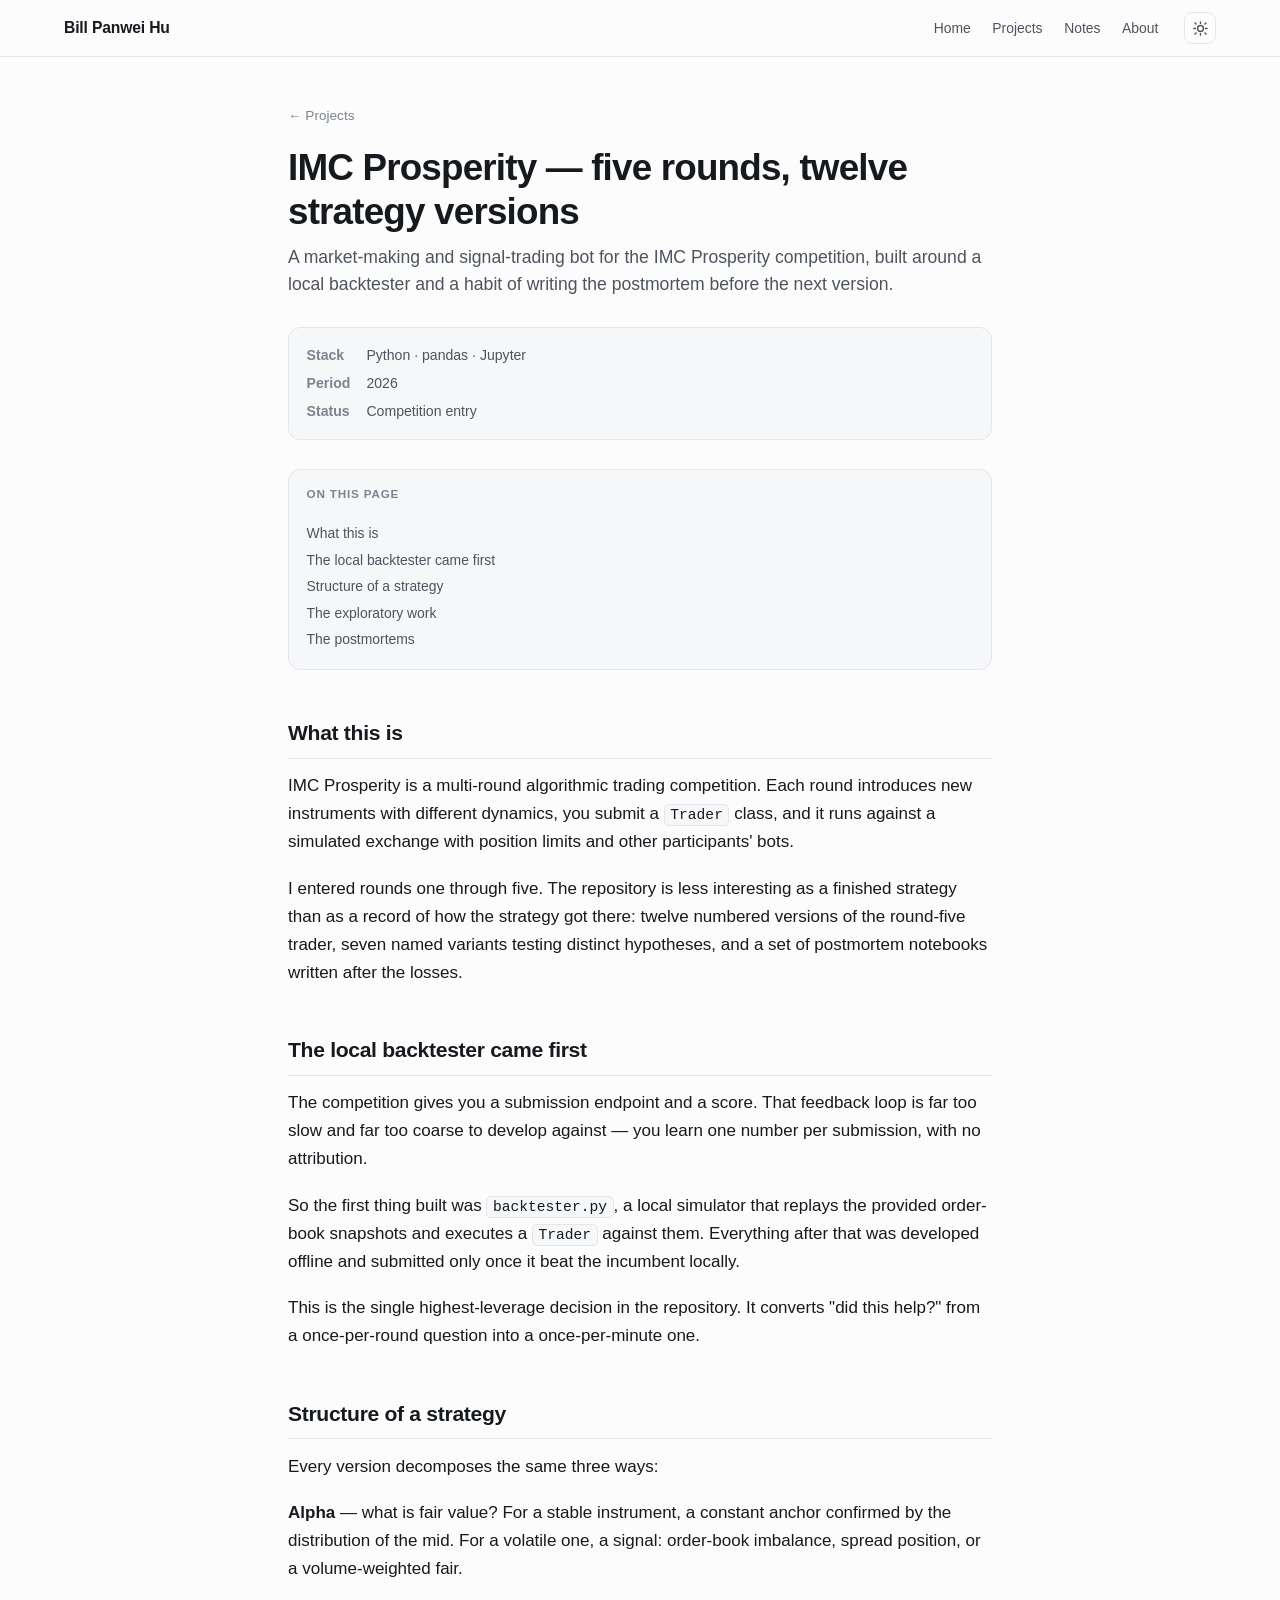
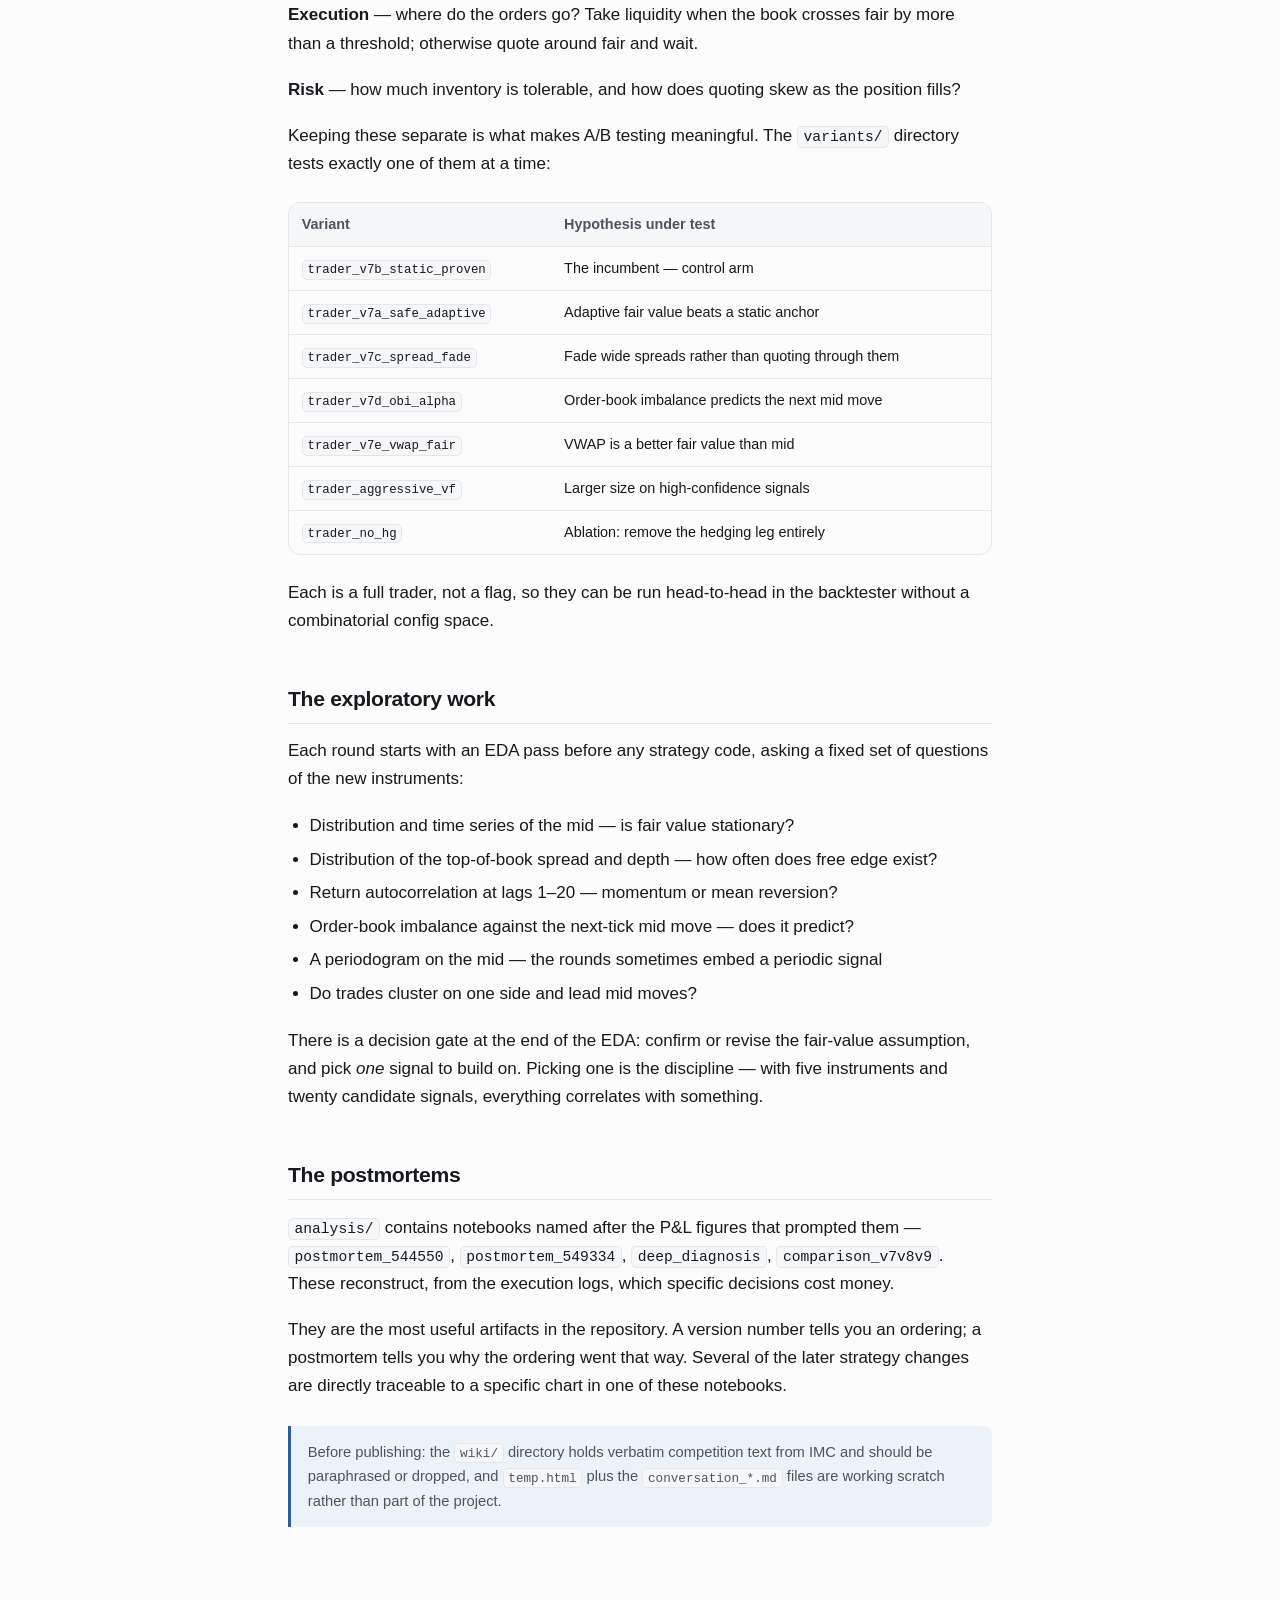
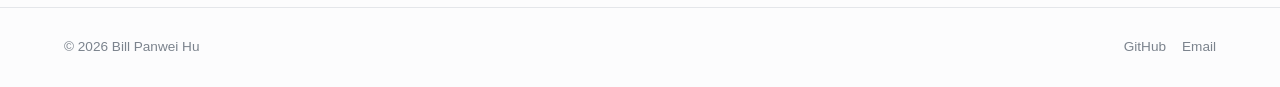
<file: projects/imc-prosperity/index.html>
<!DOCTYPE html>
<html lang="en">
<head>
<meta charset="utf-8">
<meta name="viewport" content="width=device-width, initial-scale=1">
<title>IMC Prosperity — five rounds, twelve strategy versions · Bill Panwei Hu</title>
<meta name="description" content="A market-making and signal-trading bot for the IMC Prosperity competition, built around a local backtester and a habit of writing the postmortem before the next version.">
<meta property="og:title" content="IMC Prosperity — five rounds, twelve strategy versions · Bill Panwei Hu">
<meta property="og:description" content="A market-making and signal-trading bot for the IMC Prosperity competition, built around a local backtester and a habit of writing the postmortem before the next version.">
<meta property="og:type" content="website">
<meta property="og:url" content="https://billmark98.github.io/projects/imc-prosperity/">
<link rel="canonical" href="https://billmark98.github.io/projects/imc-prosperity/">
<link rel="icon" href="/assets/favicon.svg" type="image/svg+xml">
<link rel="stylesheet" href="/assets/css/main.css">

<script>
(function(){try{var t=localStorage.getItem('theme');
if(t)document.documentElement.setAttribute('data-theme',t);}catch(e){}})();
</script>
</head>
<body>
<a class="skip" href="#main">Skip to content</a>
<header class="site-head">
  <div class="wrap head-inner">
    <a class="brand" href="/">Bill Panwei Hu</a>
    <nav class="nav"><a href="/">Home</a><a href="/projects/">Projects</a><a href="/notes/">Notes</a><a href="/about/">About</a></nav>
    <button class="theme-toggle" type="button" aria-label="Toggle colour theme" title="Toggle colour theme">
      <svg width="17" height="17" viewBox="0 0 24 24" fill="none" stroke="currentColor" stroke-width="2"
           stroke-linecap="round" aria-hidden="true"><circle cx="12" cy="12" r="4.2"/>
      <path d="M12 2.6v2.2M12 19.2v2.2M4.2 4.2l1.6 1.6M18.2 18.2l1.6 1.6M2.6 12h2.2M19.2 12h2.2M4.2 19.8l1.6-1.6M18.2 5.8l1.6-1.6"/>
      </svg>
    </button>
  </div>
</header>
<main id="main"><article class="wrap prose">
  <p class="crumb"><a href="/projects/">← Projects</a></p>
  <h1>IMC Prosperity — five rounds, twelve strategy versions</h1>
  <p class="lede">A market-making and signal-trading bot for the IMC Prosperity competition, built around a local backtester and a habit of writing the postmortem before the next version.</p>
  <dl class="meta"><dt>Stack</dt><dd>Python · pandas · Jupyter</dd><dt>Period</dt><dd>2026</dd><dt>Status</dt><dd>Competition entry</dd></dl>
  
  
  <nav class="toc" aria-label="On this page"><p class="toc-h">On this page</p><ul><li class="lvl2"><a href="#what-this-is">What this is</a></li><li class="lvl2"><a href="#the-local-backtester-came-first">The local backtester came first</a></li><li class="lvl2"><a href="#structure-of-a-strategy">Structure of a strategy</a></li><li class="lvl2"><a href="#the-exploratory-work">The exploratory work</a></li><li class="lvl2"><a href="#the-postmortems">The postmortems</a></li></ul></nav>
  <h2 id="what-this-is">What this is</h2>
<p>IMC Prosperity is a multi-round algorithmic trading competition. Each round introduces new instruments with different dynamics, you submit a <code>Trader</code> class, and it runs against a simulated exchange with position limits and other participants' bots.</p>
<p>I entered rounds one through five. The repository is less interesting as a finished strategy than as a record of how the strategy got there: twelve numbered versions of the round-five trader, seven named variants testing distinct hypotheses, and a set of postmortem notebooks written after the losses.</p>
<h2 id="the-local-backtester-came-first">The local backtester came first</h2>
<p>The competition gives you a submission endpoint and a score. That feedback loop is far too slow and far too coarse to develop against — you learn one number per submission, with no attribution.</p>
<p>So the first thing built was <code>backtester.py</code>, a local simulator that replays the provided order-book snapshots and executes a <code>Trader</code> against them. Everything after that was developed offline and submitted only once it beat the incumbent locally.</p>
<p>This is the single highest-leverage decision in the repository. It converts "did this help?" from a once-per-round question into a once-per-minute one.</p>
<h2 id="structure-of-a-strategy">Structure of a strategy</h2>
<p>Every version decomposes the same three ways:</p>
<p><strong>Alpha</strong> — what is fair value? For a stable instrument, a constant anchor confirmed by the distribution of the mid. For a volatile one, a signal: order-book imbalance, spread position, or a volume-weighted fair.</p>
<p><strong>Execution</strong> — where do the orders go? Take liquidity when the book crosses fair by more than a threshold; otherwise quote around fair and wait.</p>
<p><strong>Risk</strong> — how much inventory is tolerable, and how does quoting skew as the position fills?</p>
<p>Keeping these separate is what makes A/B testing meaningful. The <code>variants/</code> directory tests exactly one of them at a time:</p>
<div class="table-wrap"><table><thead><tr><th style="text-align:left">Variant</th><th style="text-align:left">Hypothesis under test</th></tr></thead><tbody><tr><td style="text-align:left"><code>trader_v7b_static_proven</code></td><td style="text-align:left">The incumbent — control arm</td></tr><tr><td style="text-align:left"><code>trader_v7a_safe_adaptive</code></td><td style="text-align:left">Adaptive fair value beats a static anchor</td></tr><tr><td style="text-align:left"><code>trader_v7c_spread_fade</code></td><td style="text-align:left">Fade wide spreads rather than quoting through them</td></tr><tr><td style="text-align:left"><code>trader_v7d_obi_alpha</code></td><td style="text-align:left">Order-book imbalance predicts the next mid move</td></tr><tr><td style="text-align:left"><code>trader_v7e_vwap_fair</code></td><td style="text-align:left">VWAP is a better fair value than mid</td></tr><tr><td style="text-align:left"><code>trader_aggressive_vf</code></td><td style="text-align:left">Larger size on high-confidence signals</td></tr><tr><td style="text-align:left"><code>trader_no_hg</code></td><td style="text-align:left">Ablation: remove the hedging leg entirely</td></tr></tbody></table></div>
<p>Each is a full trader, not a flag, so they can be run head-to-head in the backtester without a combinatorial config space.</p>
<h2 id="the-exploratory-work">The exploratory work</h2>
<p>Each round starts with an EDA pass before any strategy code, asking a fixed set of questions of the new instruments:</p>
<ul><li>Distribution and time series of the mid — is fair value stationary?</li><li>Distribution of the top-of-book spread and depth — how often does free edge exist?</li><li>Return autocorrelation at lags 1–20 — momentum or mean reversion?</li><li>Order-book imbalance against the next-tick mid move — does it predict?</li><li>A periodogram on the mid — the rounds sometimes embed a periodic signal</li><li>Do trades cluster on one side and lead mid moves?</li></ul>
<p>There is a decision gate at the end of the EDA: confirm or revise the fair-value assumption, and pick <em>one</em> signal to build on. Picking one is the discipline — with five instruments and twenty candidate signals, everything correlates with something.</p>
<h2 id="the-postmortems">The postmortems</h2>
<p><code>analysis/</code> contains notebooks named after the P&amp;L figures that prompted them — <code>postmortem_544550</code>, <code>postmortem_549334</code>, <code>deep_diagnosis</code>, <code>comparison_v7v8v9</code>. These reconstruct, from the execution logs, which specific decisions cost money.</p>
<p>They are the most useful artifacts in the repository. A version number tells you an ordering; a postmortem tells you why the ordering went that way. Several of the later strategy changes are directly traceable to a specific chart in one of these notebooks.</p>
<aside class="callout">Before publishing: the <code>wiki/</code> directory holds verbatim competition text from IMC and should be paraphrased or dropped, and <code>temp.html</code> plus the <code>conversation_*.md</code> files are working scratch rather than part of the project.</aside>
</article></main>
<footer class="site-foot">
  <div class="wrap foot-inner">
    <span>© 2026 Bill Panwei Hu</span>
    <span class="foot-links">
      <a href="https://github.com/BillMark98" target="_blank" rel="noopener">GitHub</a>
      <a href="mailto:hupanweibill@gmail.com">Email</a>
    </span>
  </div>
</footer>
<script src="/assets/js/site.js" defer></script>
</body>
</html>
</file>
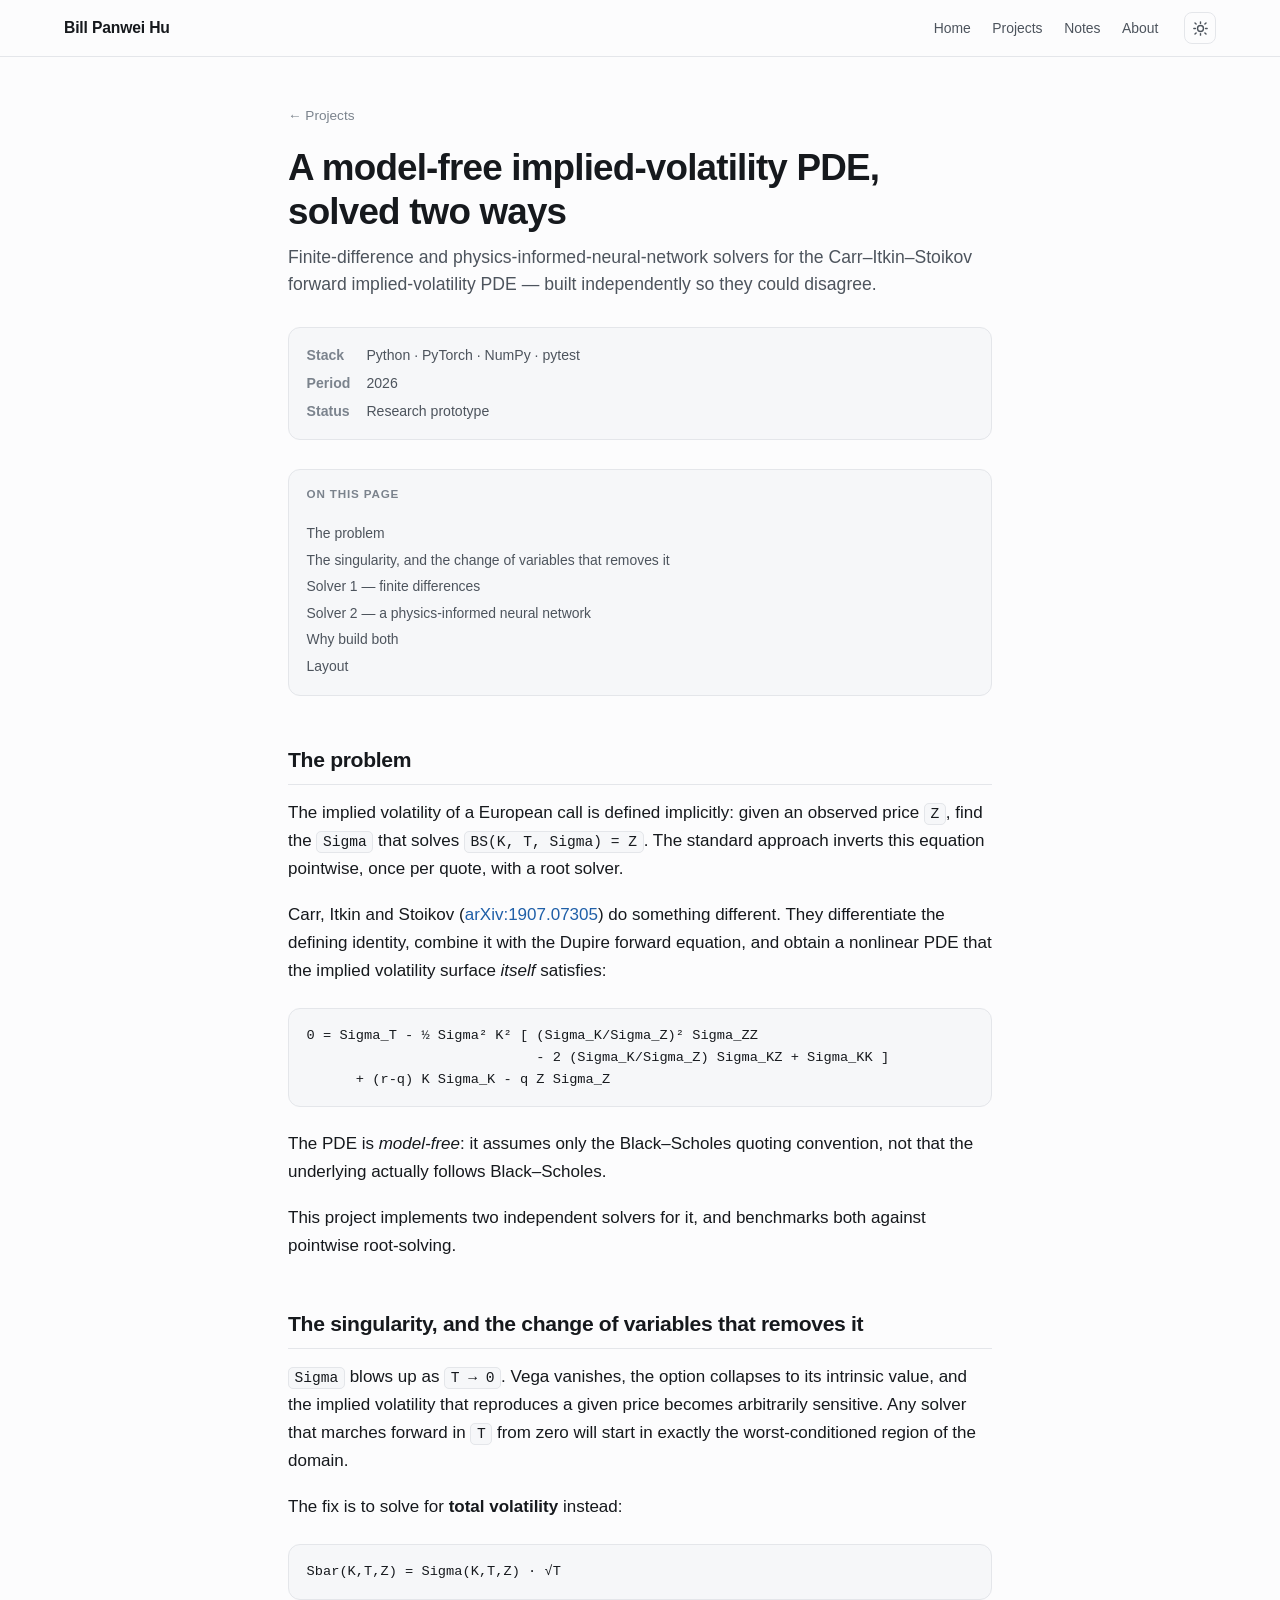
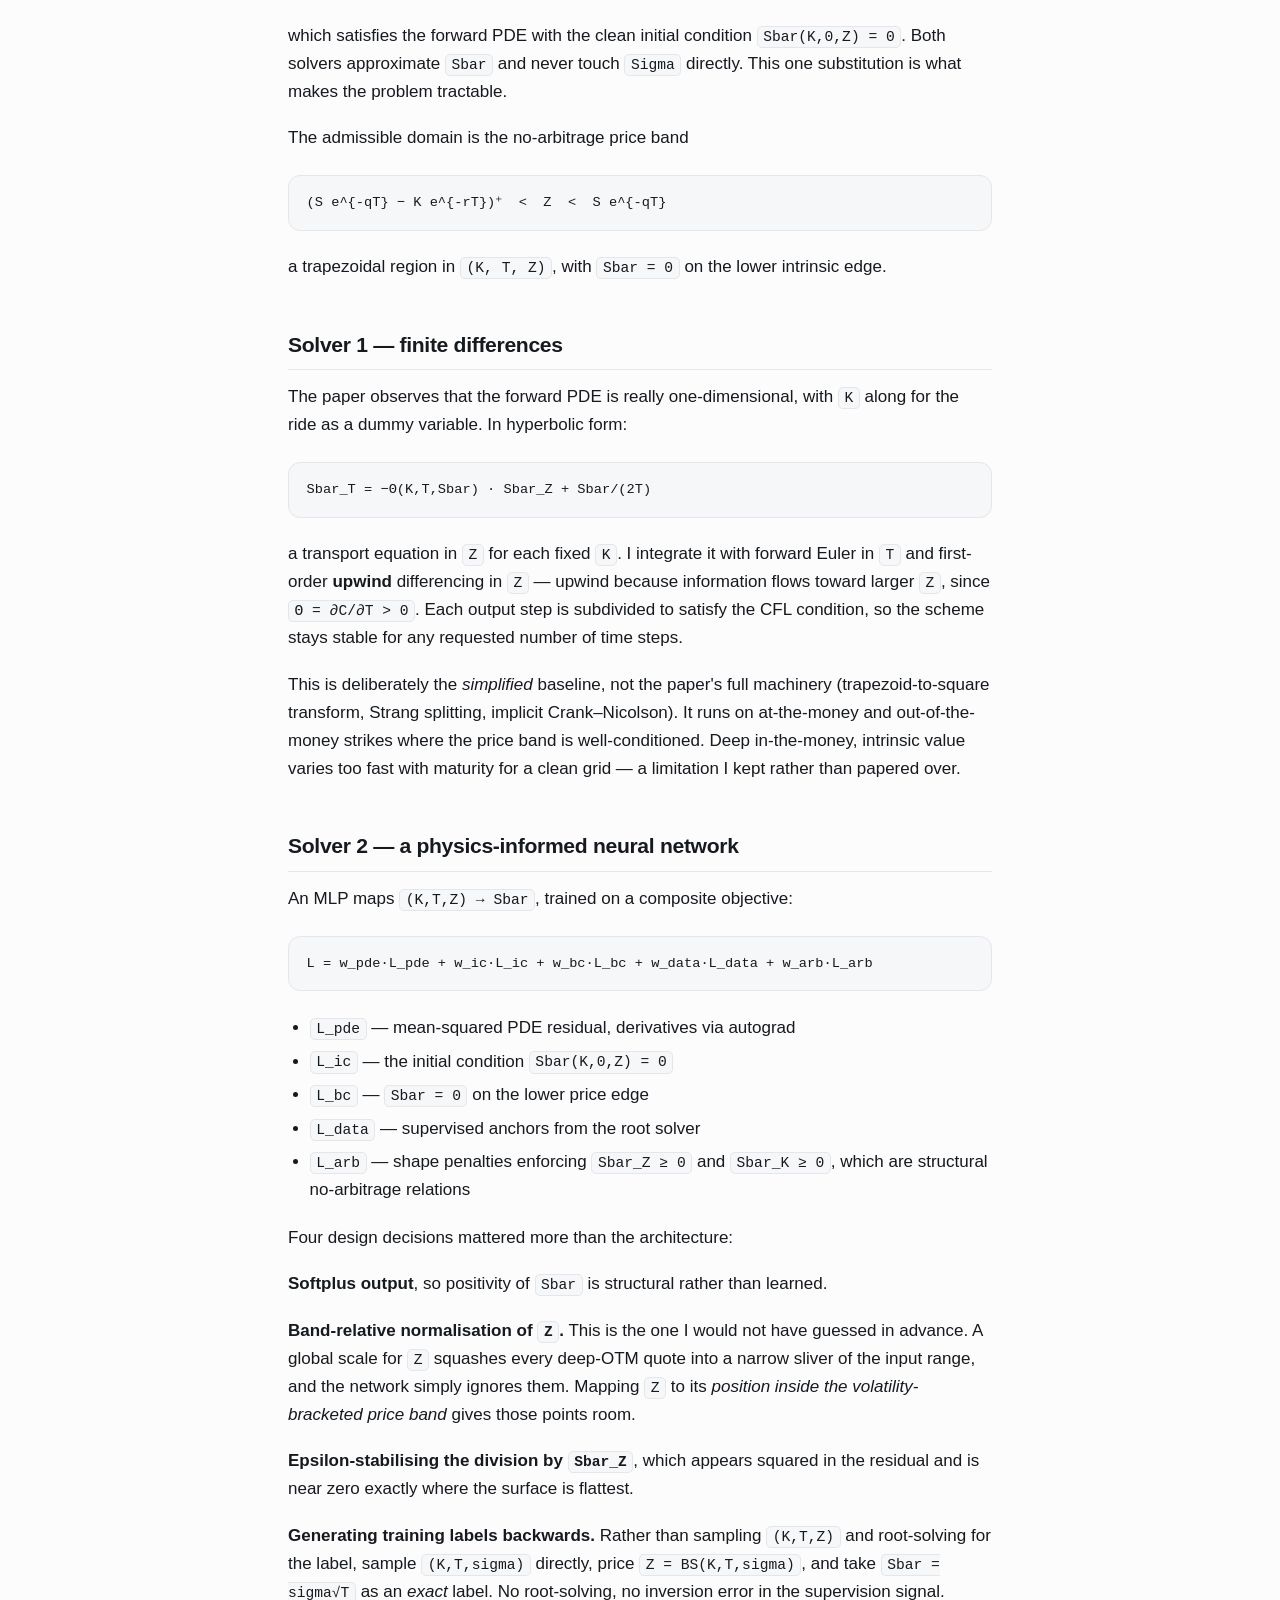
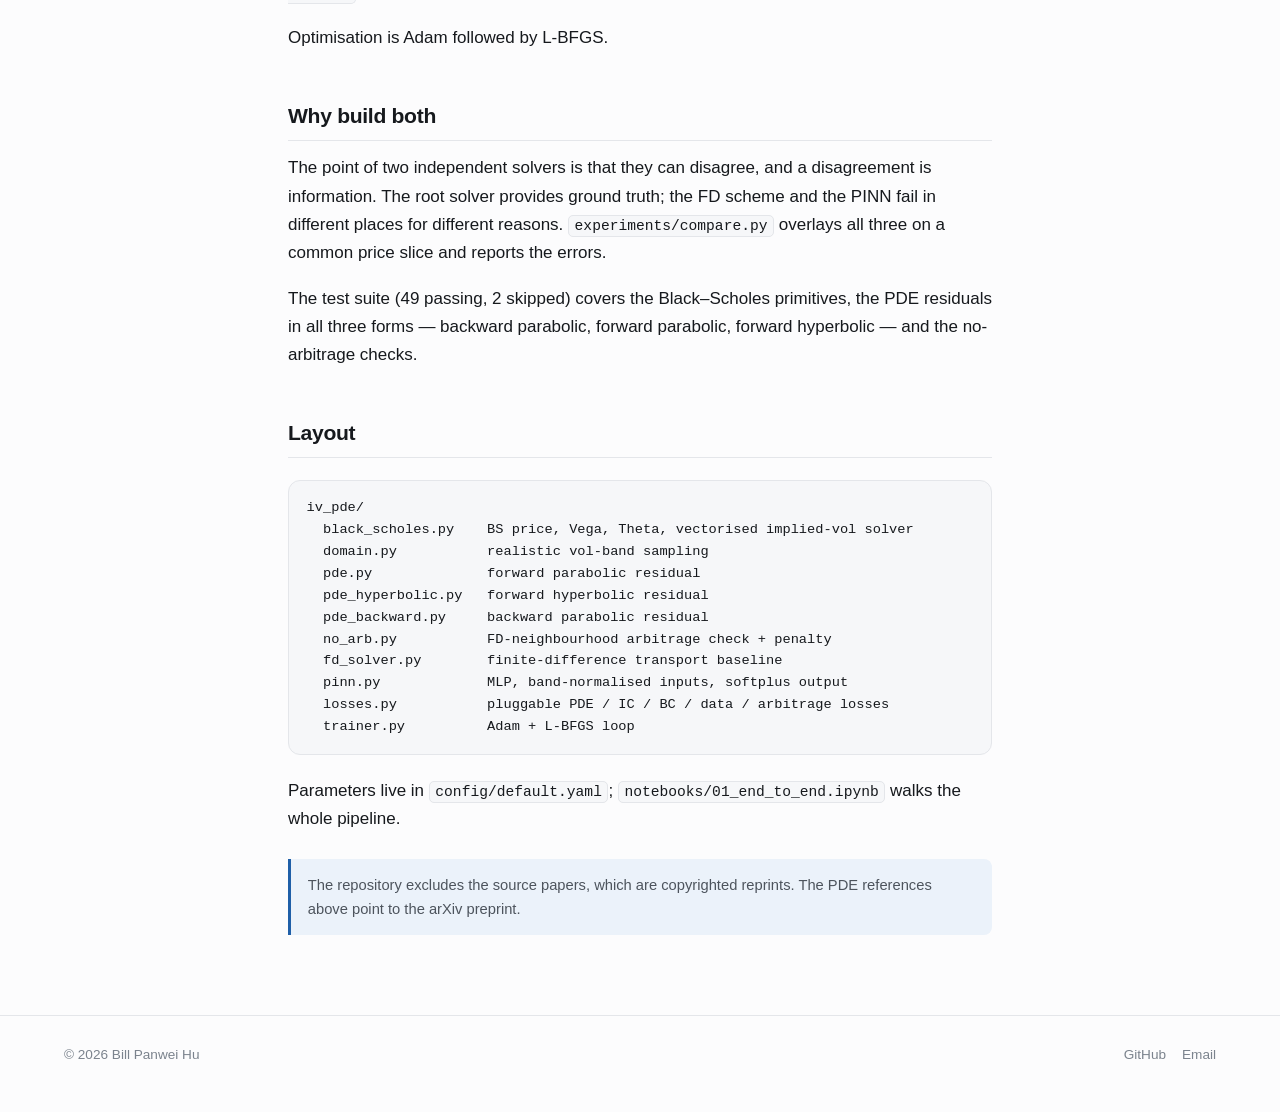
<file: projects/implied-vol-pde/index.html>
<!DOCTYPE html>
<html lang="en">
<head>
<meta charset="utf-8">
<meta name="viewport" content="width=device-width, initial-scale=1">
<title>A model-free implied-volatility PDE, solved two ways · Bill Panwei Hu</title>
<meta name="description" content="Finite-difference and physics-informed-neural-network solvers for the Carr–Itkin–Stoikov forward implied-volatility PDE — built independently so they could disagree.">
<meta property="og:title" content="A model-free implied-volatility PDE, solved two ways · Bill Panwei Hu">
<meta property="og:description" content="Finite-difference and physics-informed-neural-network solvers for the Carr–Itkin–Stoikov forward implied-volatility PDE — built independently so they could disagree.">
<meta property="og:type" content="website">
<meta property="og:url" content="https://billmark98.github.io/projects/implied-vol-pde/">
<link rel="canonical" href="https://billmark98.github.io/projects/implied-vol-pde/">
<link rel="icon" href="/assets/favicon.svg" type="image/svg+xml">
<link rel="stylesheet" href="/assets/css/main.css">

<script>
(function(){try{var t=localStorage.getItem('theme');
if(t)document.documentElement.setAttribute('data-theme',t);}catch(e){}})();
</script>
</head>
<body>
<a class="skip" href="#main">Skip to content</a>
<header class="site-head">
  <div class="wrap head-inner">
    <a class="brand" href="/">Bill Panwei Hu</a>
    <nav class="nav"><a href="/">Home</a><a href="/projects/">Projects</a><a href="/notes/">Notes</a><a href="/about/">About</a></nav>
    <button class="theme-toggle" type="button" aria-label="Toggle colour theme" title="Toggle colour theme">
      <svg width="17" height="17" viewBox="0 0 24 24" fill="none" stroke="currentColor" stroke-width="2"
           stroke-linecap="round" aria-hidden="true"><circle cx="12" cy="12" r="4.2"/>
      <path d="M12 2.6v2.2M12 19.2v2.2M4.2 4.2l1.6 1.6M18.2 18.2l1.6 1.6M2.6 12h2.2M19.2 12h2.2M4.2 19.8l1.6-1.6M18.2 5.8l1.6-1.6"/>
      </svg>
    </button>
  </div>
</header>
<main id="main"><article class="wrap prose">
  <p class="crumb"><a href="/projects/">← Projects</a></p>
  <h1>A model-free implied-volatility PDE, solved two ways</h1>
  <p class="lede">Finite-difference and physics-informed-neural-network solvers for the Carr–Itkin–Stoikov forward implied-volatility PDE — built independently so they could disagree.</p>
  <dl class="meta"><dt>Stack</dt><dd>Python · PyTorch · NumPy · pytest</dd><dt>Period</dt><dd>2026</dd><dt>Status</dt><dd>Research prototype</dd></dl>
  
  
  <nav class="toc" aria-label="On this page"><p class="toc-h">On this page</p><ul><li class="lvl2"><a href="#the-problem">The problem</a></li><li class="lvl2"><a href="#the-singularity-and-the-change-of-variables-that-removes-it">The singularity, and the change of variables that removes it</a></li><li class="lvl2"><a href="#solver-1-finite-differences">Solver 1 — finite differences</a></li><li class="lvl2"><a href="#solver-2-a-physics-informed-neural-network">Solver 2 — a physics-informed neural network</a></li><li class="lvl2"><a href="#why-build-both">Why build both</a></li><li class="lvl2"><a href="#layout">Layout</a></li></ul></nav>
  <h2 id="the-problem">The problem</h2>
<p>The implied volatility of a European call is defined implicitly: given an observed price <code>Z</code>, find the <code>Sigma</code> that solves <code>BS(K, T, Sigma) = Z</code>. The standard approach inverts this equation pointwise, once per quote, with a root solver.</p>
<p>Carr, Itkin and Stoikov (<a href="https://arxiv.org/abs/1907.07305" target="_blank" rel="noopener">arXiv:1907.07305</a>) do something different. They differentiate the defining identity, combine it with the Dupire forward equation, and obtain a nonlinear PDE that the implied volatility surface <em>itself</em> satisfies:</p>
<pre><code>0 = Sigma_T - ½ Sigma² K² [ (Sigma_K/Sigma_Z)² Sigma_ZZ
                            - 2 (Sigma_K/Sigma_Z) Sigma_KZ + Sigma_KK ]
      + (r-q) K Sigma_K - q Z Sigma_Z</code></pre>
<p>The PDE is <em>model-free</em>: it assumes only the Black–Scholes quoting convention, not that the underlying actually follows Black–Scholes.</p>
<p>This project implements two independent solvers for it, and benchmarks both against pointwise root-solving.</p>
<h2 id="the-singularity-and-the-change-of-variables-that-removes-it">The singularity, and the change of variables that removes it</h2>
<p><code>Sigma</code> blows up as <code>T → 0</code>. Vega vanishes, the option collapses to its intrinsic value, and the implied volatility that reproduces a given price becomes arbitrarily sensitive. Any solver that marches forward in <code>T</code> from zero will start in exactly the worst-conditioned region of the domain.</p>
<p>The fix is to solve for <strong>total volatility</strong> instead:</p>
<pre><code>Sbar(K,T,Z) = Sigma(K,T,Z) · √T</code></pre>
<p>which satisfies the forward PDE with the clean initial condition <code>Sbar(K,0,Z) = 0</code>. Both solvers approximate <code>Sbar</code> and never touch <code>Sigma</code> directly. This one substitution is what makes the problem tractable.</p>
<p>The admissible domain is the no-arbitrage price band</p>
<pre><code>(S e^{-qT} − K e^{-rT})⁺  &lt;  Z  &lt;  S e^{-qT}</code></pre>
<p>a trapezoidal region in <code>(K, T, Z)</code>, with <code>Sbar = 0</code> on the lower intrinsic edge.</p>
<h2 id="solver-1-finite-differences">Solver 1 — finite differences</h2>
<p>The paper observes that the forward PDE is really one-dimensional, with <code>K</code> along for the ride as a dummy variable. In hyperbolic form:</p>
<pre><code>Sbar_T = −Θ(K,T,Sbar) · Sbar_Z + Sbar/(2T)</code></pre>
<p>a transport equation in <code>Z</code> for each fixed <code>K</code>. I integrate it with forward Euler in <code>T</code> and first-order <strong>upwind</strong> differencing in <code>Z</code> — upwind because information flows toward larger <code>Z</code>, since <code>Θ = ∂C/∂T &gt; 0</code>. Each output step is subdivided to satisfy the CFL condition, so the scheme stays stable for any requested number of time steps.</p>
<p>This is deliberately the <em>simplified</em> baseline, not the paper's full machinery (trapezoid-to-square transform, Strang splitting, implicit Crank–Nicolson). It runs on at-the-money and out-of-the-money strikes where the price band is well-conditioned. Deep in-the-money, intrinsic value varies too fast with maturity for a clean grid — a limitation I kept rather than papered over.</p>
<h2 id="solver-2-a-physics-informed-neural-network">Solver 2 — a physics-informed neural network</h2>
<p>An MLP maps <code>(K,T,Z) → Sbar</code>, trained on a composite objective:</p>
<pre><code>L = w_pde·L_pde + w_ic·L_ic + w_bc·L_bc + w_data·L_data + w_arb·L_arb</code></pre>
<ul><li><code>L_pde</code> — mean-squared PDE residual, derivatives via autograd</li><li><code>L_ic</code> — the initial condition <code>Sbar(K,0,Z) = 0</code></li><li><code>L_bc</code> — <code>Sbar = 0</code> on the lower price edge</li><li><code>L_data</code> — supervised anchors from the root solver</li><li><code>L_arb</code> — shape penalties enforcing <code>Sbar_Z ≥ 0</code> and <code>Sbar_K ≥ 0</code>, which are structural no-arbitrage relations</li></ul>
<p>Four design decisions mattered more than the architecture:</p>
<p><strong>Softplus output</strong>, so positivity of <code>Sbar</code> is structural rather than learned.</p>
<p><strong>Band-relative normalisation of <code>Z</code>.</strong> This is the one I would not have guessed in advance. A global scale for <code>Z</code> squashes every deep-OTM quote into a narrow sliver of the input range, and the network simply ignores them. Mapping <code>Z</code> to its <em>position inside the volatility-bracketed price band</em> gives those points room.</p>
<p><strong>Epsilon-stabilising the division by <code>Sbar_Z</code></strong>, which appears squared in the residual and is near zero exactly where the surface is flattest.</p>
<p><strong>Generating training labels backwards.</strong> Rather than sampling <code>(K,T,Z)</code> and root-solving for the label, sample <code>(K,T,sigma)</code> directly, price <code>Z = BS(K,T,sigma)</code>, and take <code>Sbar = sigma√T</code> as an <em>exact</em> label. No root-solving, no inversion error in the supervision signal.</p>
<p>Optimisation is Adam followed by L-BFGS.</p>
<h2 id="why-build-both">Why build both</h2>
<p>The point of two independent solvers is that they can disagree, and a disagreement is information. The root solver provides ground truth; the FD scheme and the PINN fail in different places for different reasons. <code>experiments/compare.py</code> overlays all three on a common price slice and reports the errors.</p>
<p>The test suite (49 passing, 2 skipped) covers the Black–Scholes primitives, the PDE residuals in all three forms — backward parabolic, forward parabolic, forward hyperbolic — and the no-arbitrage checks.</p>
<h2 id="layout">Layout</h2>
<pre><code>iv_pde/
  black_scholes.py    BS price, Vega, Theta, vectorised implied-vol solver
  domain.py           realistic vol-band sampling
  pde.py              forward parabolic residual
  pde_hyperbolic.py   forward hyperbolic residual
  pde_backward.py     backward parabolic residual
  no_arb.py           FD-neighbourhood arbitrage check + penalty
  fd_solver.py        finite-difference transport baseline
  pinn.py             MLP, band-normalised inputs, softplus output
  losses.py           pluggable PDE / IC / BC / data / arbitrage losses
  trainer.py          Adam + L-BFGS loop</code></pre>
<p>Parameters live in <code>config/default.yaml</code>; <code>notebooks/01_end_to_end.ipynb</code> walks the whole pipeline.</p>
<aside class="callout">The repository excludes the source papers, which are copyrighted reprints. The PDE references above point to the arXiv preprint.</aside>
</article></main>
<footer class="site-foot">
  <div class="wrap foot-inner">
    <span>© 2026 Bill Panwei Hu</span>
    <span class="foot-links">
      <a href="https://github.com/BillMark98" target="_blank" rel="noopener">GitHub</a>
      <a href="mailto:hupanweibill@gmail.com">Email</a>
    </span>
  </div>
</footer>
<script src="/assets/js/site.js" defer></script>
</body>
</html>
</file>
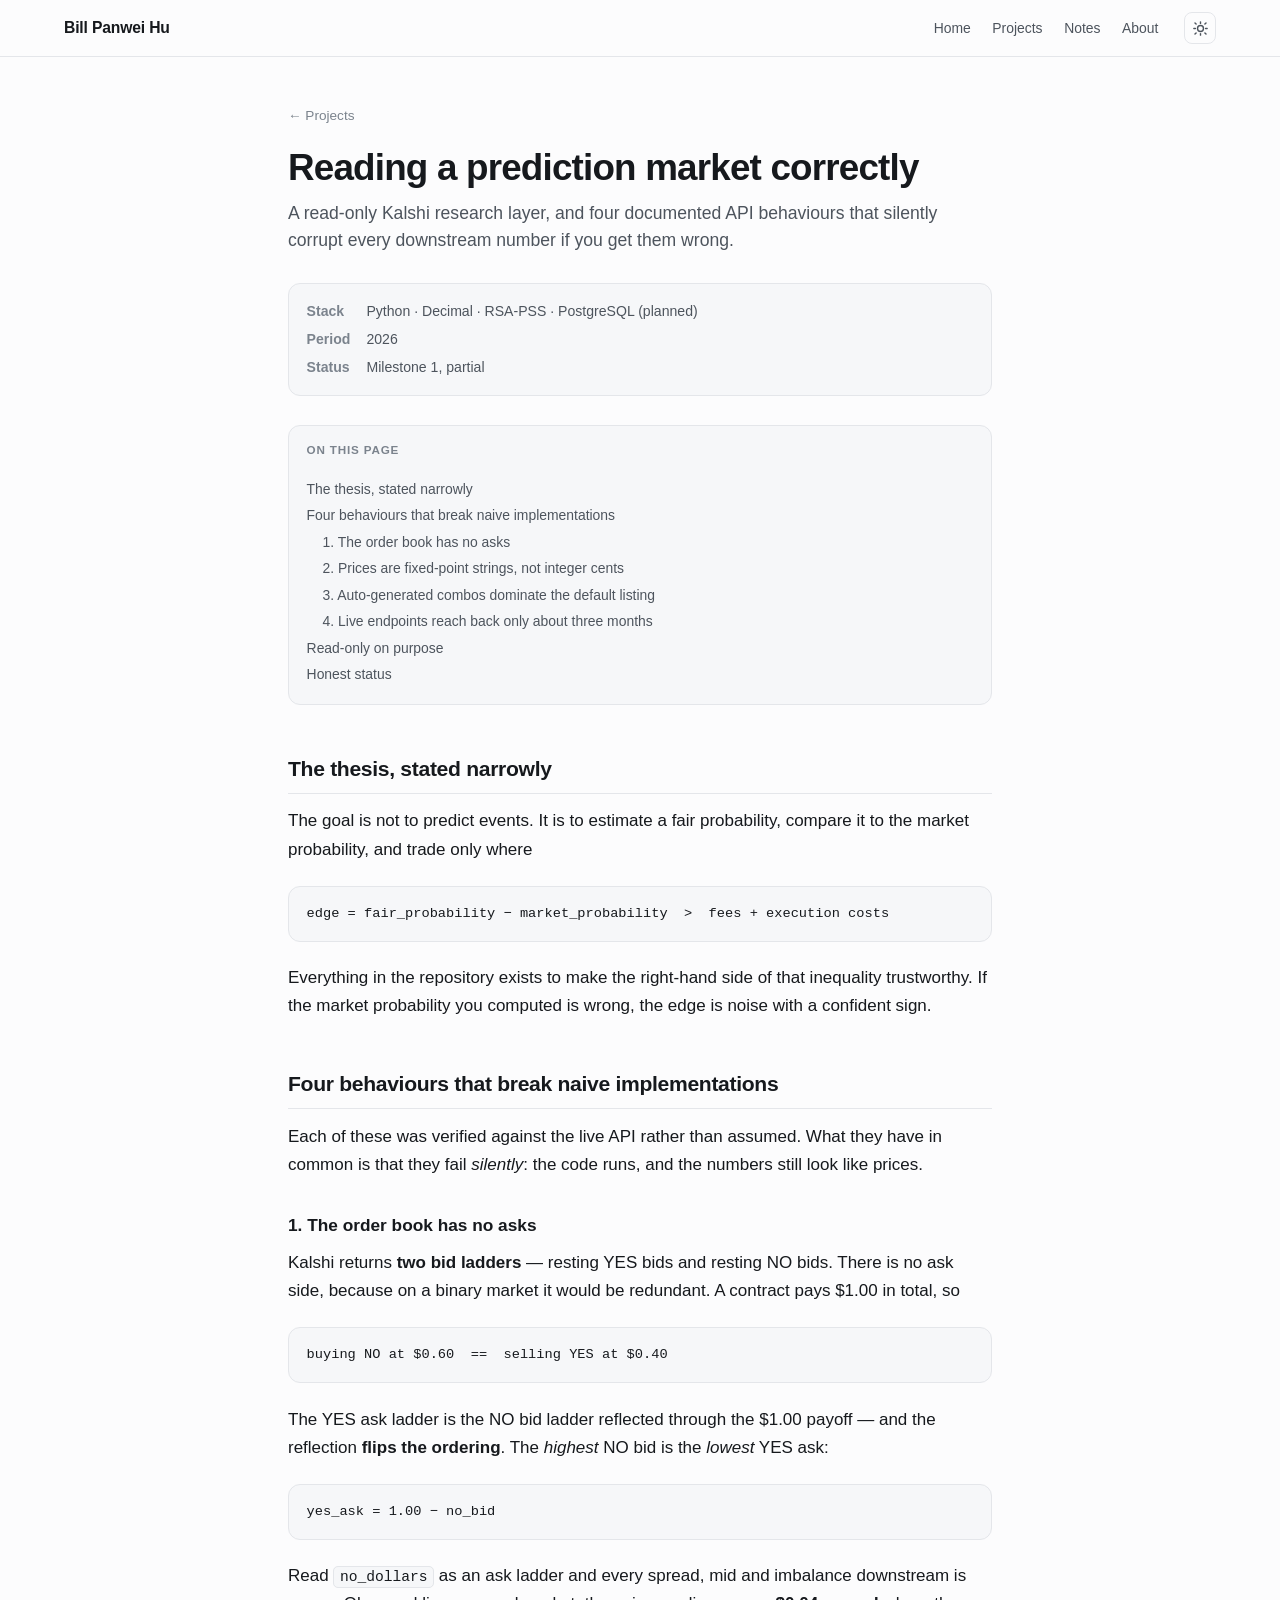
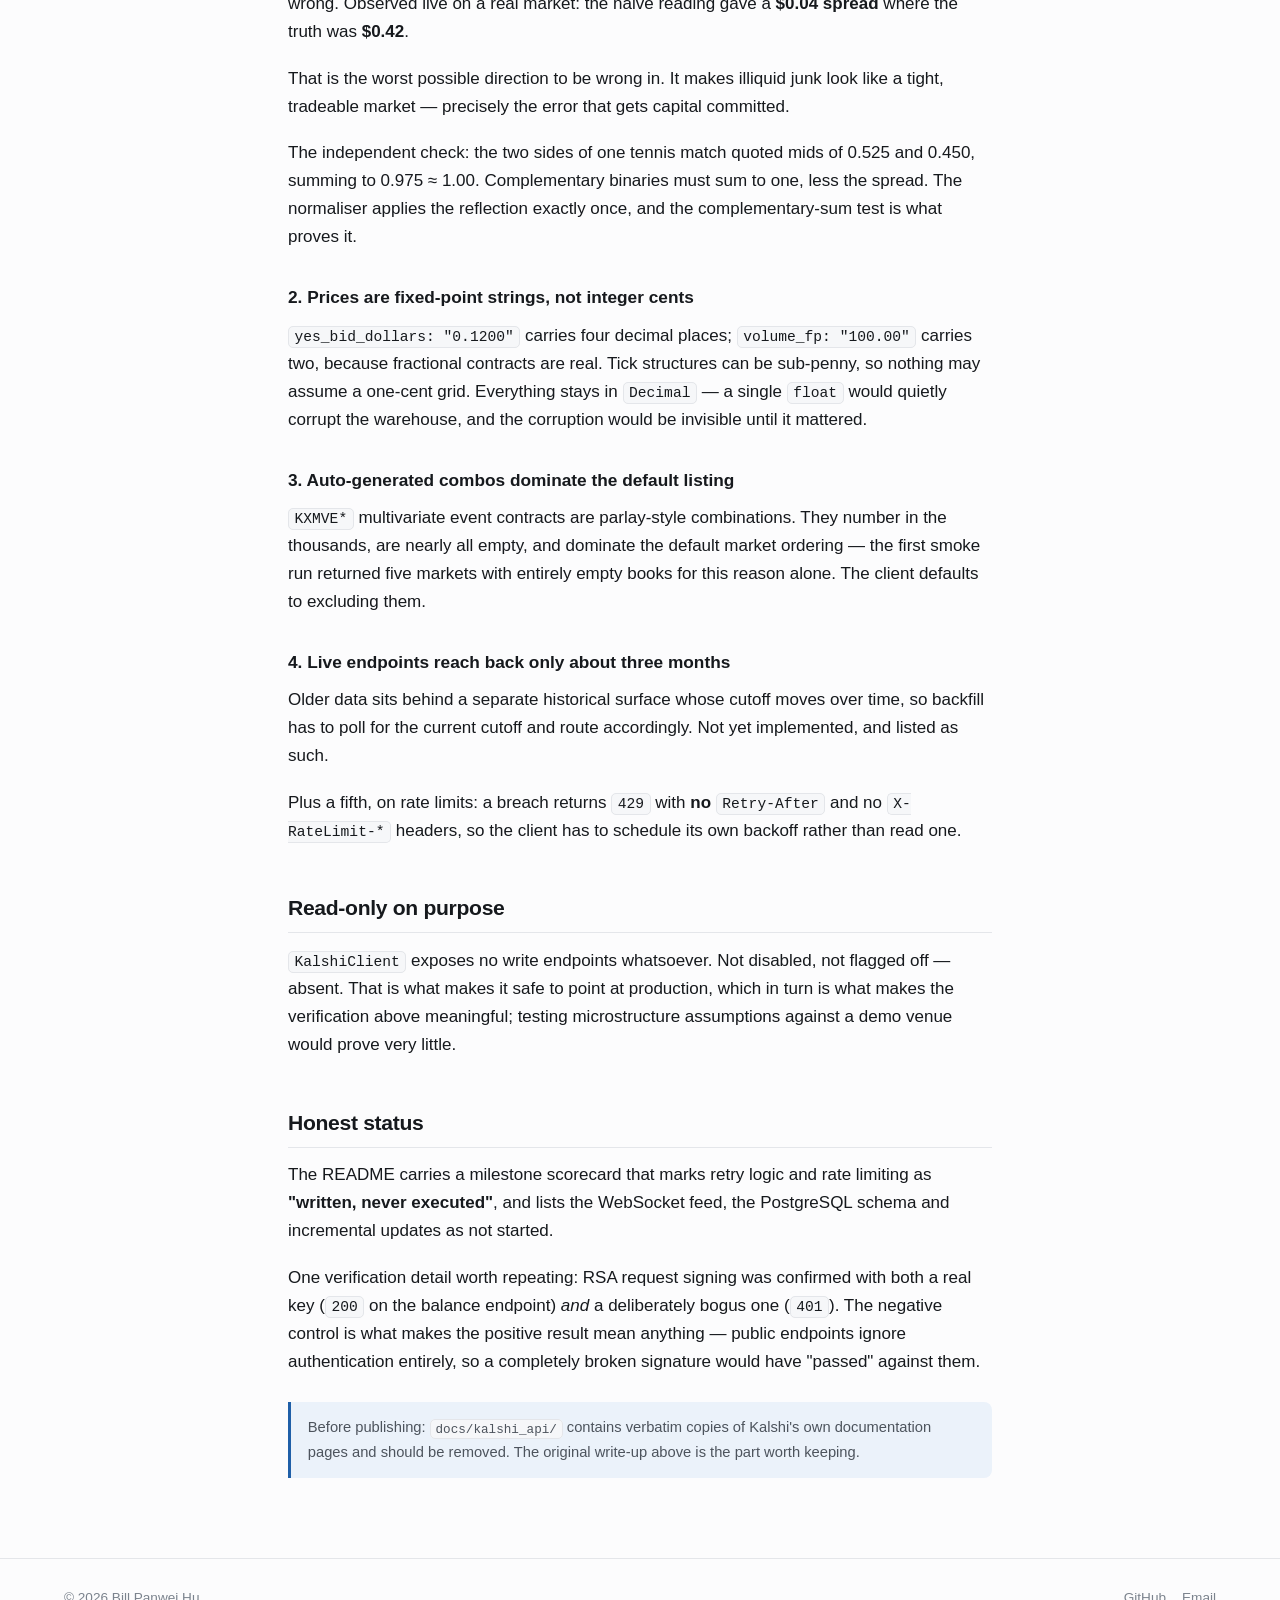
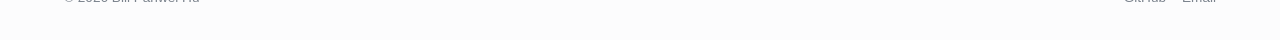
<file: projects/kalshi-research/index.html>
<!DOCTYPE html>
<html lang="en">
<head>
<meta charset="utf-8">
<meta name="viewport" content="width=device-width, initial-scale=1">
<title>Reading a prediction market correctly · Bill Panwei Hu</title>
<meta name="description" content="A read-only Kalshi research layer, and four documented API behaviours that silently corrupt every downstream number if you get them wrong.">
<meta property="og:title" content="Reading a prediction market correctly · Bill Panwei Hu">
<meta property="og:description" content="A read-only Kalshi research layer, and four documented API behaviours that silently corrupt every downstream number if you get them wrong.">
<meta property="og:type" content="website">
<meta property="og:url" content="https://billmark98.github.io/projects/kalshi-research/">
<link rel="canonical" href="https://billmark98.github.io/projects/kalshi-research/">
<link rel="icon" href="/assets/favicon.svg" type="image/svg+xml">
<link rel="stylesheet" href="/assets/css/main.css">

<script>
(function(){try{var t=localStorage.getItem('theme');
if(t)document.documentElement.setAttribute('data-theme',t);}catch(e){}})();
</script>
</head>
<body>
<a class="skip" href="#main">Skip to content</a>
<header class="site-head">
  <div class="wrap head-inner">
    <a class="brand" href="/">Bill Panwei Hu</a>
    <nav class="nav"><a href="/">Home</a><a href="/projects/">Projects</a><a href="/notes/">Notes</a><a href="/about/">About</a></nav>
    <button class="theme-toggle" type="button" aria-label="Toggle colour theme" title="Toggle colour theme">
      <svg width="17" height="17" viewBox="0 0 24 24" fill="none" stroke="currentColor" stroke-width="2"
           stroke-linecap="round" aria-hidden="true"><circle cx="12" cy="12" r="4.2"/>
      <path d="M12 2.6v2.2M12 19.2v2.2M4.2 4.2l1.6 1.6M18.2 18.2l1.6 1.6M2.6 12h2.2M19.2 12h2.2M4.2 19.8l1.6-1.6M18.2 5.8l1.6-1.6"/>
      </svg>
    </button>
  </div>
</header>
<main id="main"><article class="wrap prose">
  <p class="crumb"><a href="/projects/">← Projects</a></p>
  <h1>Reading a prediction market correctly</h1>
  <p class="lede">A read-only Kalshi research layer, and four documented API behaviours that silently corrupt every downstream number if you get them wrong.</p>
  <dl class="meta"><dt>Stack</dt><dd>Python · Decimal · RSA-PSS · PostgreSQL (planned)</dd><dt>Period</dt><dd>2026</dd><dt>Status</dt><dd>Milestone 1, partial</dd></dl>
  
  
  <nav class="toc" aria-label="On this page"><p class="toc-h">On this page</p><ul><li class="lvl2"><a href="#the-thesis-stated-narrowly">The thesis, stated narrowly</a></li><li class="lvl2"><a href="#four-behaviours-that-break-naive-implementations">Four behaviours that break naive implementations</a></li><li class="lvl3"><a href="#1-the-order-book-has-no-asks">1. The order book has no asks</a></li><li class="lvl3"><a href="#2-prices-are-fixed-point-strings-not-integer-cents">2. Prices are fixed-point strings, not integer cents</a></li><li class="lvl3"><a href="#3-auto-generated-combos-dominate-the-default-listing">3. Auto-generated combos dominate the default listing</a></li><li class="lvl3"><a href="#4-live-endpoints-reach-back-only-about-three-months">4. Live endpoints reach back only about three months</a></li><li class="lvl2"><a href="#read-only-on-purpose">Read-only on purpose</a></li><li class="lvl2"><a href="#honest-status">Honest status</a></li></ul></nav>
  <h2 id="the-thesis-stated-narrowly">The thesis, stated narrowly</h2>
<p>The goal is not to predict events. It is to estimate a fair probability, compare it to the market probability, and trade only where</p>
<pre><code>edge = fair_probability − market_probability  &gt;  fees + execution costs</code></pre>
<p>Everything in the repository exists to make the right-hand side of that inequality trustworthy. If the market probability you computed is wrong, the edge is noise with a confident sign.</p>
<h2 id="four-behaviours-that-break-naive-implementations">Four behaviours that break naive implementations</h2>
<p>Each of these was verified against the live API rather than assumed. What they have in common is that they fail <em>silently</em>: the code runs, and the numbers still look like prices.</p>
<h3 id="1-the-order-book-has-no-asks">1. The order book has no asks</h3>
<p>Kalshi returns <strong>two bid ladders</strong> — resting YES bids and resting NO bids. There is no ask side, because on a binary market it would be redundant. A contract pays $1.00 in total, so</p>
<pre><code>buying NO at $0.60  ==  selling YES at $0.40</code></pre>
<p>The YES ask ladder is the NO bid ladder reflected through the $1.00 payoff — and the reflection <strong>flips the ordering</strong>. The <em>highest</em> NO bid is the <em>lowest</em> YES ask:</p>
<pre><code>yes_ask = 1.00 − no_bid</code></pre>
<p>Read <code>no_dollars</code> as an ask ladder and every spread, mid and imbalance downstream is wrong. Observed live on a real market: the naive reading gave a <strong>$0.04 spread</strong> where the truth was <strong>$0.42</strong>.</p>
<p>That is the worst possible direction to be wrong in. It makes illiquid junk look like a tight, tradeable market — precisely the error that gets capital committed.</p>
<p>The independent check: the two sides of one tennis match quoted mids of 0.525 and 0.450, summing to 0.975 ≈ 1.00. Complementary binaries must sum to one, less the spread. The normaliser applies the reflection exactly once, and the complementary-sum test is what proves it.</p>
<h3 id="2-prices-are-fixed-point-strings-not-integer-cents">2. Prices are fixed-point strings, not integer cents</h3>
<p><code>yes_bid_dollars: "0.1200"</code> carries four decimal places; <code>volume_fp: "100.00"</code> carries two, because fractional contracts are real. Tick structures can be sub-penny, so nothing may assume a one-cent grid. Everything stays in <code>Decimal</code> — a single <code>float</code> would quietly corrupt the warehouse, and the corruption would be invisible until it mattered.</p>
<h3 id="3-auto-generated-combos-dominate-the-default-listing">3. Auto-generated combos dominate the default listing</h3>
<p><code>KXMVE*</code> multivariate event contracts are parlay-style combinations. They number in the thousands, are nearly all empty, and dominate the default market ordering — the first smoke run returned five markets with entirely empty books for this reason alone. The client defaults to excluding them.</p>
<h3 id="4-live-endpoints-reach-back-only-about-three-months">4. Live endpoints reach back only about three months</h3>
<p>Older data sits behind a separate historical surface whose cutoff moves over time, so backfill has to poll for the current cutoff and route accordingly. Not yet implemented, and listed as such.</p>
<p>Plus a fifth, on rate limits: a breach returns <code>429</code> with <strong>no</strong> <code>Retry-After</code> and no <code>X-RateLimit-*</code> headers, so the client has to schedule its own backoff rather than read one.</p>
<h2 id="read-only-on-purpose">Read-only on purpose</h2>
<p><code>KalshiClient</code> exposes no write endpoints whatsoever. Not disabled, not flagged off — absent. That is what makes it safe to point at production, which in turn is what makes the verification above meaningful; testing microstructure assumptions against a demo venue would prove very little.</p>
<h2 id="honest-status">Honest status</h2>
<p>The README carries a milestone scorecard that marks retry logic and rate limiting as <strong>"written, never executed"</strong>, and lists the WebSocket feed, the PostgreSQL schema and incremental updates as not started.</p>
<p>One verification detail worth repeating: RSA request signing was confirmed with both a real key (<code>200</code> on the balance endpoint) <em>and</em> a deliberately bogus one (<code>401</code>). The negative control is what makes the positive result mean anything — public endpoints ignore authentication entirely, so a completely broken signature would have "passed" against them.</p>
<aside class="callout">Before publishing: <code>docs/kalshi_api/</code> contains verbatim copies of Kalshi's own documentation pages and should be removed. The original write-up above is the part worth keeping.</aside>
</article></main>
<footer class="site-foot">
  <div class="wrap foot-inner">
    <span>© 2026 Bill Panwei Hu</span>
    <span class="foot-links">
      <a href="https://github.com/BillMark98" target="_blank" rel="noopener">GitHub</a>
      <a href="mailto:hupanweibill@gmail.com">Email</a>
    </span>
  </div>
</footer>
<script src="/assets/js/site.js" defer></script>
</body>
</html>
</file>
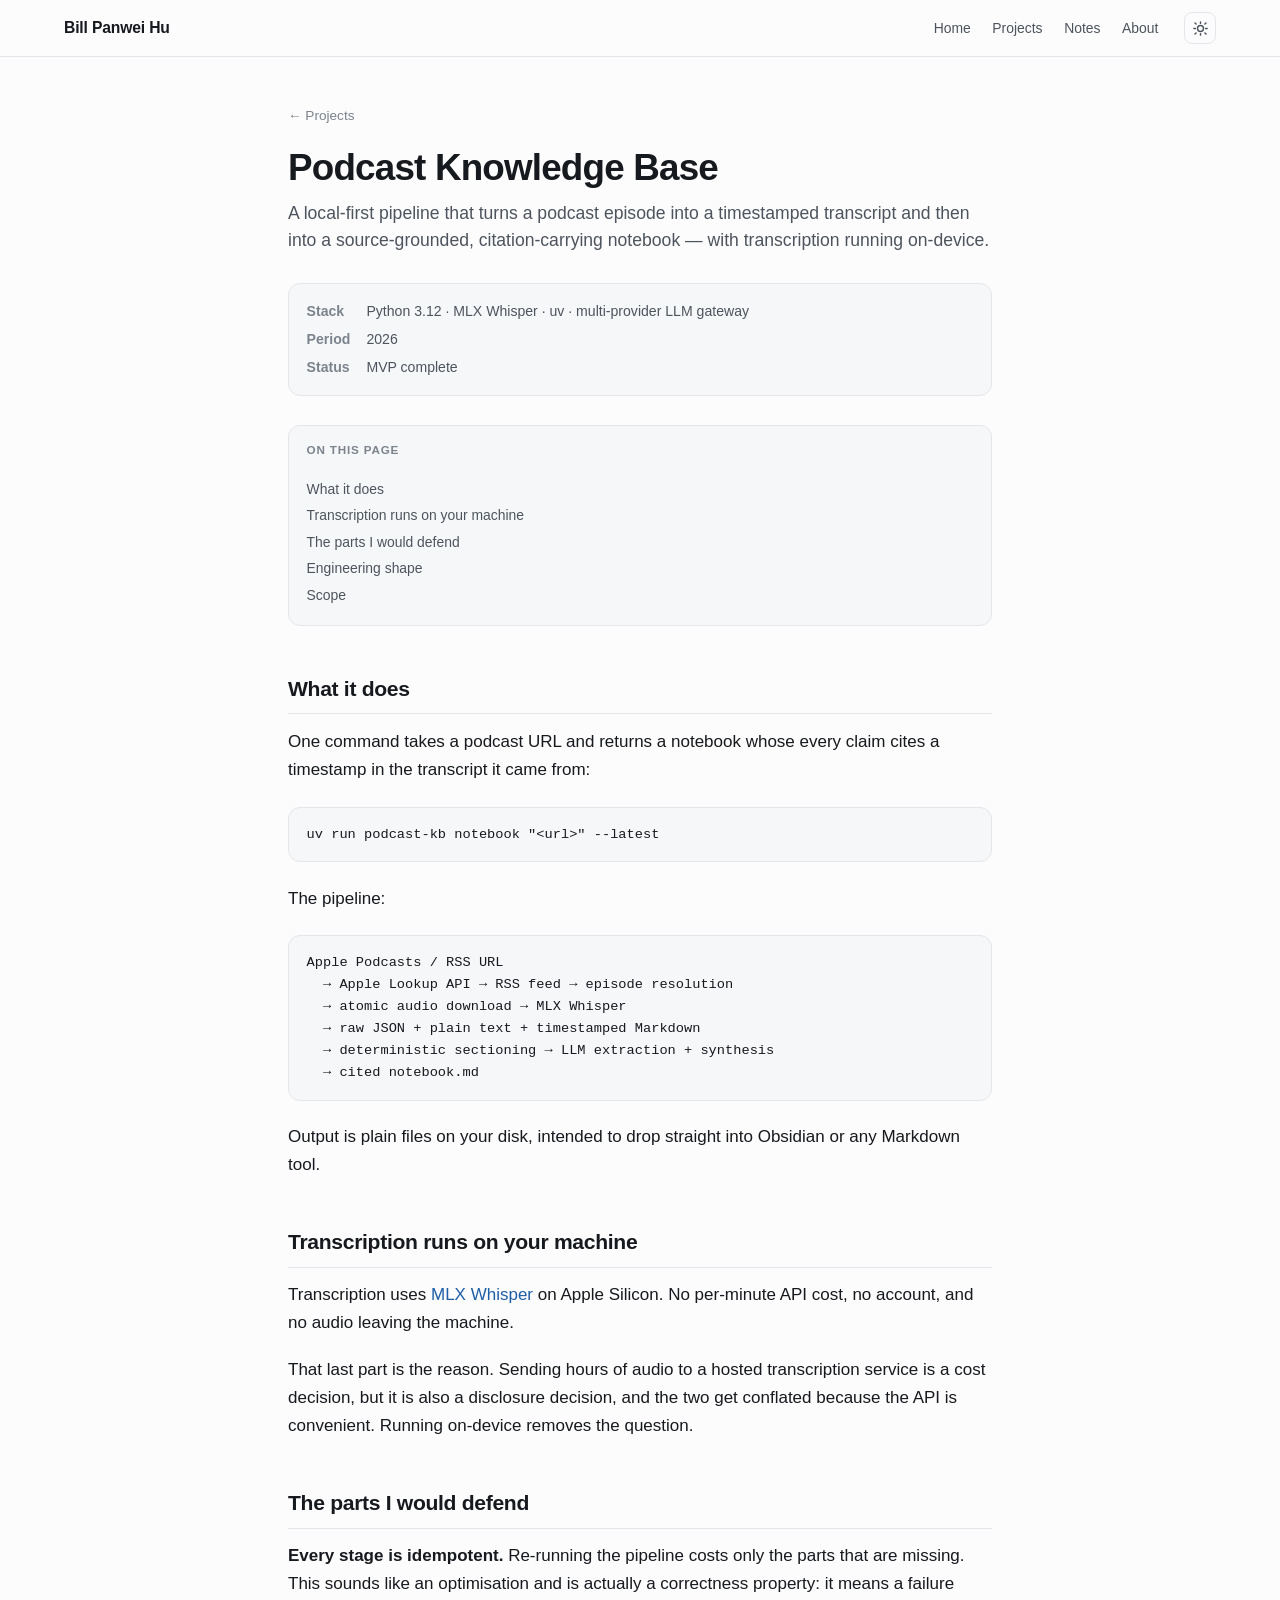
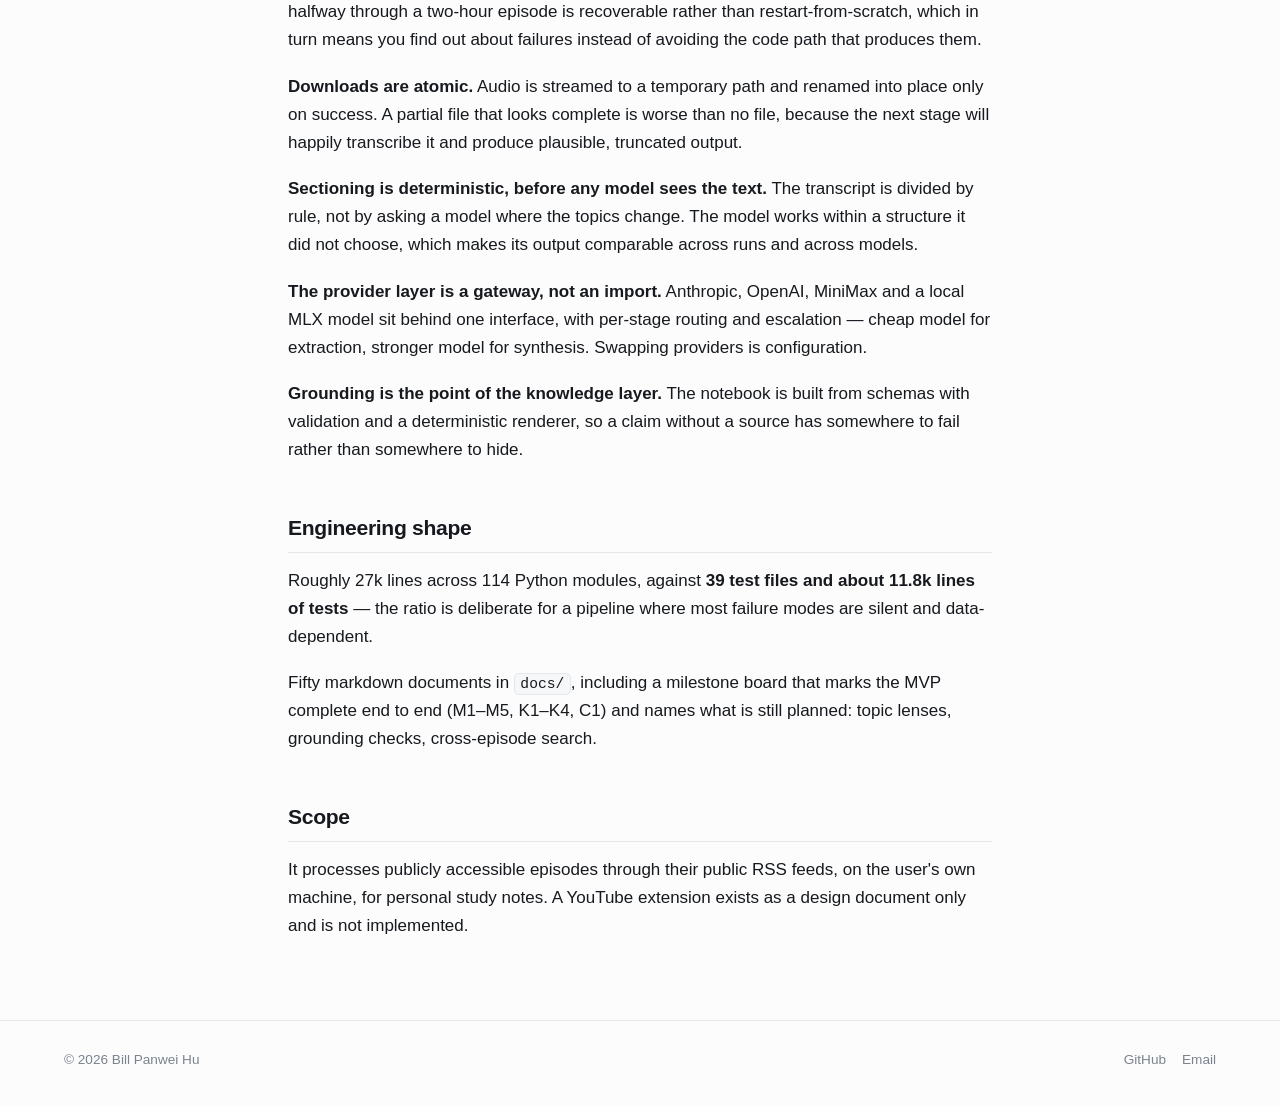
<file: projects/podcast-knowledge/index.html>
<!DOCTYPE html>
<html lang="en">
<head>
<meta charset="utf-8">
<meta name="viewport" content="width=device-width, initial-scale=1">
<title>Podcast Knowledge Base · Bill Panwei Hu</title>
<meta name="description" content="A local-first pipeline that turns a podcast episode into a timestamped transcript and then into a source-grounded, citation-carrying notebook — with transcription running on-device.">
<meta property="og:title" content="Podcast Knowledge Base · Bill Panwei Hu">
<meta property="og:description" content="A local-first pipeline that turns a podcast episode into a timestamped transcript and then into a source-grounded, citation-carrying notebook — with transcription running on-device.">
<meta property="og:type" content="website">
<meta property="og:url" content="https://billmark98.github.io/projects/podcast-knowledge/">
<link rel="canonical" href="https://billmark98.github.io/projects/podcast-knowledge/">
<link rel="icon" href="/assets/favicon.svg" type="image/svg+xml">
<link rel="stylesheet" href="/assets/css/main.css">

<script>
(function(){try{var t=localStorage.getItem('theme');
if(t)document.documentElement.setAttribute('data-theme',t);}catch(e){}})();
</script>
</head>
<body>
<a class="skip" href="#main">Skip to content</a>
<header class="site-head">
  <div class="wrap head-inner">
    <a class="brand" href="/">Bill Panwei Hu</a>
    <nav class="nav"><a href="/">Home</a><a href="/projects/">Projects</a><a href="/notes/">Notes</a><a href="/about/">About</a></nav>
    <button class="theme-toggle" type="button" aria-label="Toggle colour theme" title="Toggle colour theme">
      <svg width="17" height="17" viewBox="0 0 24 24" fill="none" stroke="currentColor" stroke-width="2"
           stroke-linecap="round" aria-hidden="true"><circle cx="12" cy="12" r="4.2"/>
      <path d="M12 2.6v2.2M12 19.2v2.2M4.2 4.2l1.6 1.6M18.2 18.2l1.6 1.6M2.6 12h2.2M19.2 12h2.2M4.2 19.8l1.6-1.6M18.2 5.8l1.6-1.6"/>
      </svg>
    </button>
  </div>
</header>
<main id="main"><article class="wrap prose">
  <p class="crumb"><a href="/projects/">← Projects</a></p>
  <h1>Podcast Knowledge Base</h1>
  <p class="lede">A local-first pipeline that turns a podcast episode into a timestamped transcript and then into a source-grounded, citation-carrying notebook — with transcription running on-device.</p>
  <dl class="meta"><dt>Stack</dt><dd>Python 3.12 · MLX Whisper · uv · multi-provider LLM gateway</dd><dt>Period</dt><dd>2026</dd><dt>Status</dt><dd>MVP complete</dd></dl>
  
  
  <nav class="toc" aria-label="On this page"><p class="toc-h">On this page</p><ul><li class="lvl2"><a href="#what-it-does">What it does</a></li><li class="lvl2"><a href="#transcription-runs-on-your-machine">Transcription runs on your machine</a></li><li class="lvl2"><a href="#the-parts-i-would-defend">The parts I would defend</a></li><li class="lvl2"><a href="#engineering-shape">Engineering shape</a></li><li class="lvl2"><a href="#scope">Scope</a></li></ul></nav>
  <h2 id="what-it-does">What it does</h2>
<p>One command takes a podcast URL and returns a notebook whose every claim cites a timestamp in the transcript it came from:</p>
<pre><code class="language-bash">uv run podcast-kb notebook "&lt;url&gt;" --latest</code></pre>
<p>The pipeline:</p>
<pre><code>Apple Podcasts / RSS URL
  → Apple Lookup API → RSS feed → episode resolution
  → atomic audio download → MLX Whisper
  → raw JSON + plain text + timestamped Markdown
  → deterministic sectioning → LLM extraction + synthesis
  → cited notebook.md</code></pre>
<p>Output is plain files on your disk, intended to drop straight into Obsidian or any Markdown tool.</p>
<h2 id="transcription-runs-on-your-machine">Transcription runs on your machine</h2>
<p>Transcription uses <a href="https://github.com/ml-explore/mlx-examples" target="_blank" rel="noopener">MLX Whisper</a> on Apple Silicon. No per-minute API cost, no account, and no audio leaving the machine.</p>
<p>That last part is the reason. Sending hours of audio to a hosted transcription service is a cost decision, but it is also a disclosure decision, and the two get conflated because the API is convenient. Running on-device removes the question.</p>
<h2 id="the-parts-i-would-defend">The parts I would defend</h2>
<p><strong>Every stage is idempotent.</strong> Re-running the pipeline costs only the parts that are missing. This sounds like an optimisation and is actually a correctness property: it means a failure halfway through a two-hour episode is recoverable rather than restart-from-scratch, which in turn means you find out about failures instead of avoiding the code path that produces them.</p>
<p><strong>Downloads are atomic.</strong> Audio is streamed to a temporary path and renamed into place only on success. A partial file that looks complete is worse than no file, because the next stage will happily transcribe it and produce plausible, truncated output.</p>
<p><strong>Sectioning is deterministic, before any model sees the text.</strong> The transcript is divided by rule, not by asking a model where the topics change. The model works within a structure it did not choose, which makes its output comparable across runs and across models.</p>
<p><strong>The provider layer is a gateway, not an import.</strong> Anthropic, OpenAI, MiniMax and a local MLX model sit behind one interface, with per-stage routing and escalation — cheap model for extraction, stronger model for synthesis. Swapping providers is configuration.</p>
<p><strong>Grounding is the point of the knowledge layer.</strong> The notebook is built from schemas with validation and a deterministic renderer, so a claim without a source has somewhere to fail rather than somewhere to hide.</p>
<h2 id="engineering-shape">Engineering shape</h2>
<p>Roughly 27k lines across 114 Python modules, against <strong>39 test files and about 11.8k lines of tests</strong> — the ratio is deliberate for a pipeline where most failure modes are silent and data-dependent.</p>
<p>Fifty markdown documents in <code>docs/</code>, including a milestone board that marks the MVP complete end to end (M1–M5, K1–K4, C1) and names what is still planned: topic lenses, grounding checks, cross-episode search.</p>
<h2 id="scope">Scope</h2>
<p>It processes publicly accessible episodes through their public RSS feeds, on the user's own machine, for personal study notes. A YouTube extension exists as a design document only and is not implemented.</p>
</article></main>
<footer class="site-foot">
  <div class="wrap foot-inner">
    <span>© 2026 Bill Panwei Hu</span>
    <span class="foot-links">
      <a href="https://github.com/BillMark98" target="_blank" rel="noopener">GitHub</a>
      <a href="mailto:hupanweibill@gmail.com">Email</a>
    </span>
  </div>
</footer>
<script src="/assets/js/site.js" defer></script>
</body>
</html>
</file>
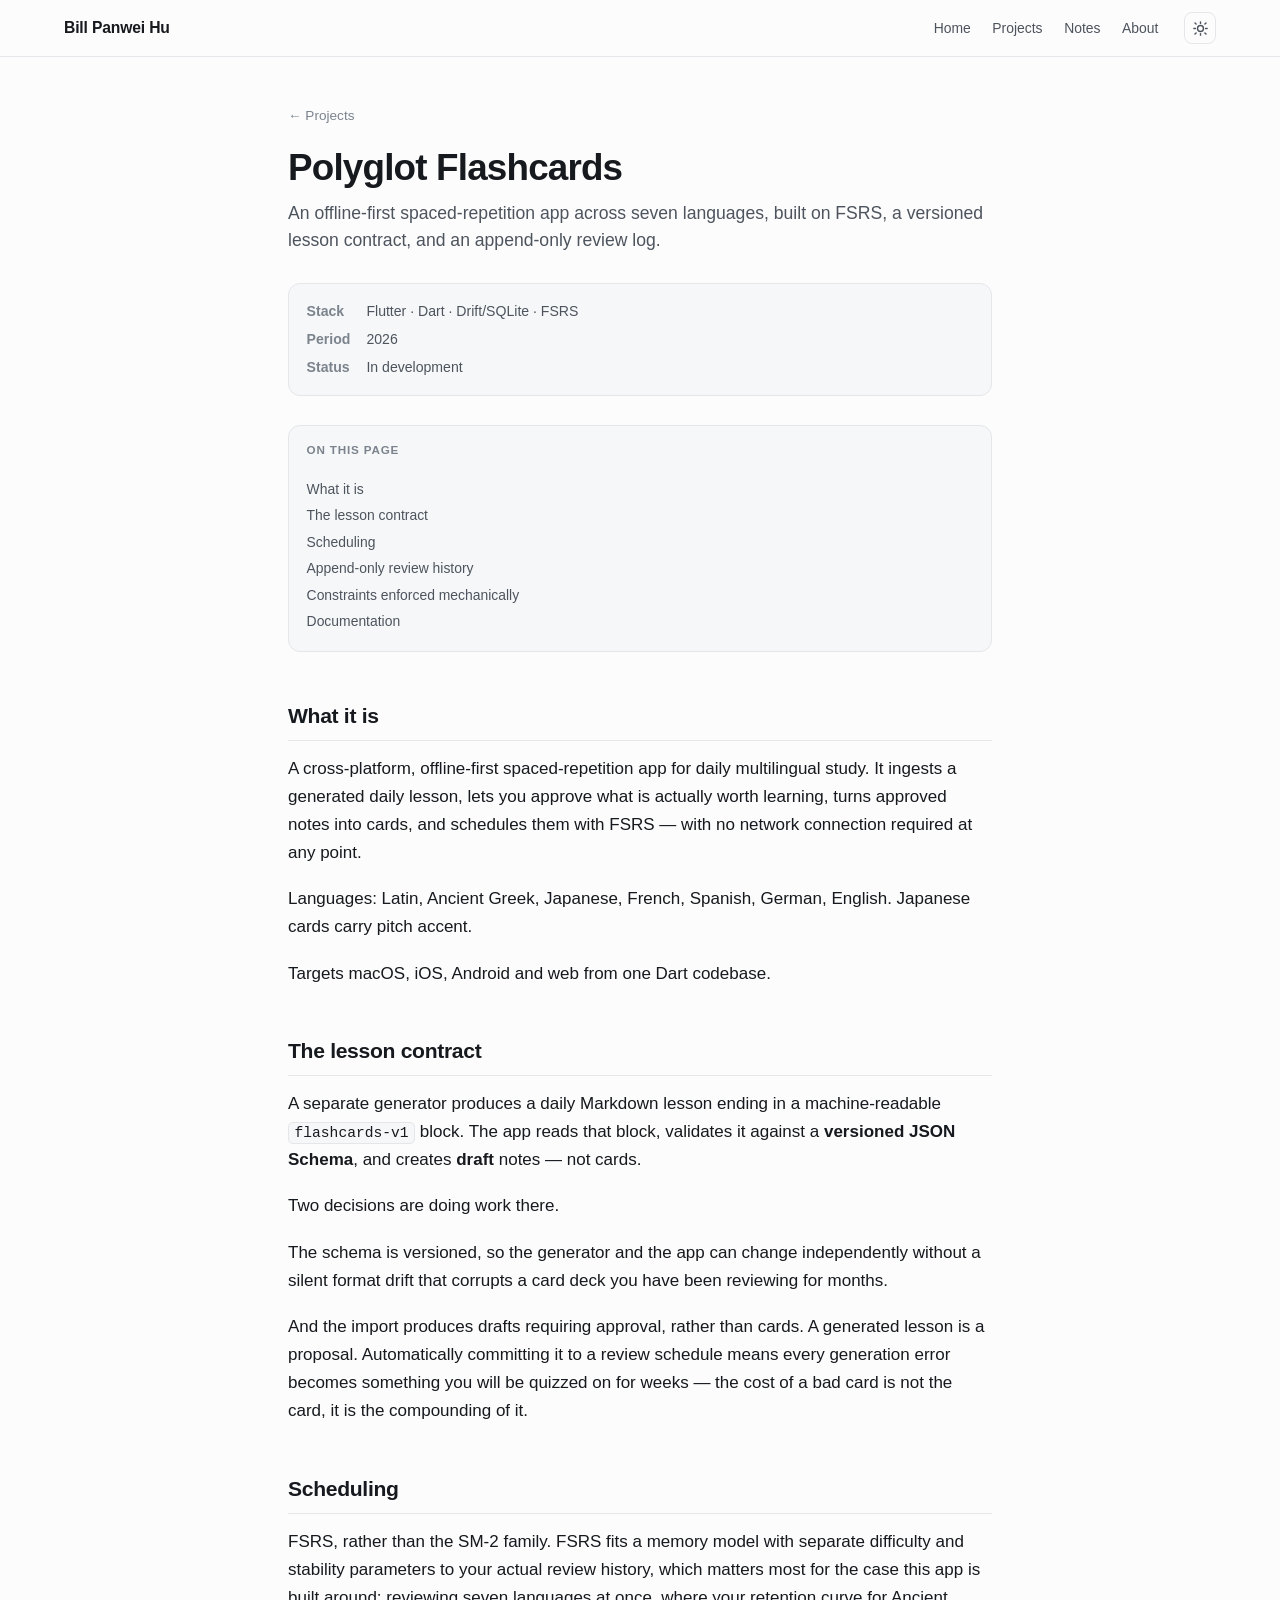
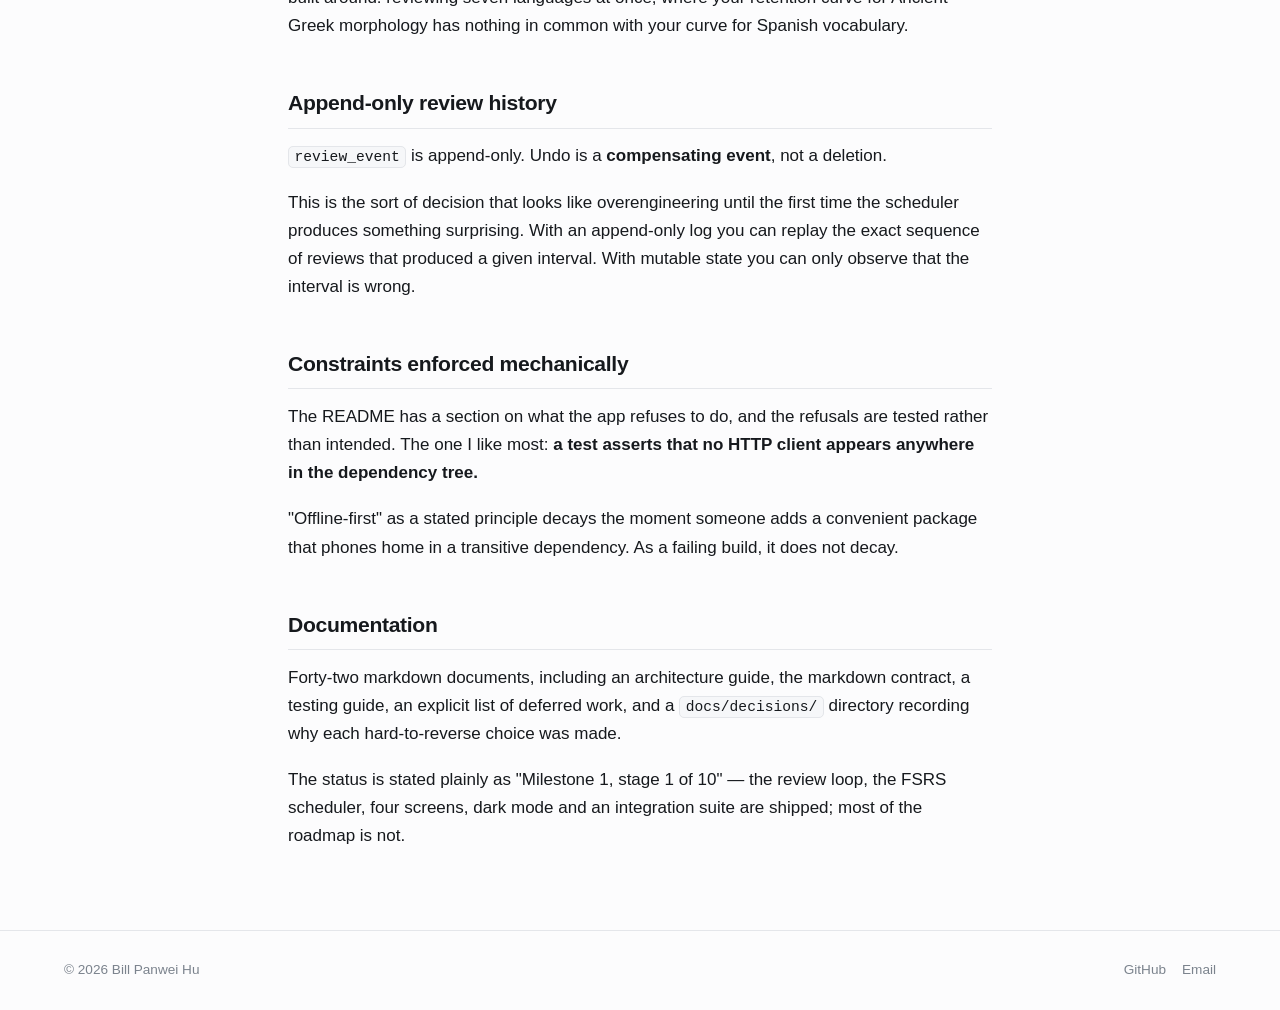
<file: projects/polyglot-flashcards/index.html>
<!DOCTYPE html>
<html lang="en">
<head>
<meta charset="utf-8">
<meta name="viewport" content="width=device-width, initial-scale=1">
<title>Polyglot Flashcards · Bill Panwei Hu</title>
<meta name="description" content="An offline-first spaced-repetition app across seven languages, built on FSRS, a versioned lesson contract, and an append-only review log.">
<meta property="og:title" content="Polyglot Flashcards · Bill Panwei Hu">
<meta property="og:description" content="An offline-first spaced-repetition app across seven languages, built on FSRS, a versioned lesson contract, and an append-only review log.">
<meta property="og:type" content="website">
<meta property="og:url" content="https://billmark98.github.io/projects/polyglot-flashcards/">
<link rel="canonical" href="https://billmark98.github.io/projects/polyglot-flashcards/">
<link rel="icon" href="/assets/favicon.svg" type="image/svg+xml">
<link rel="stylesheet" href="/assets/css/main.css">

<script>
(function(){try{var t=localStorage.getItem('theme');
if(t)document.documentElement.setAttribute('data-theme',t);}catch(e){}})();
</script>
</head>
<body>
<a class="skip" href="#main">Skip to content</a>
<header class="site-head">
  <div class="wrap head-inner">
    <a class="brand" href="/">Bill Panwei Hu</a>
    <nav class="nav"><a href="/">Home</a><a href="/projects/">Projects</a><a href="/notes/">Notes</a><a href="/about/">About</a></nav>
    <button class="theme-toggle" type="button" aria-label="Toggle colour theme" title="Toggle colour theme">
      <svg width="17" height="17" viewBox="0 0 24 24" fill="none" stroke="currentColor" stroke-width="2"
           stroke-linecap="round" aria-hidden="true"><circle cx="12" cy="12" r="4.2"/>
      <path d="M12 2.6v2.2M12 19.2v2.2M4.2 4.2l1.6 1.6M18.2 18.2l1.6 1.6M2.6 12h2.2M19.2 12h2.2M4.2 19.8l1.6-1.6M18.2 5.8l1.6-1.6"/>
      </svg>
    </button>
  </div>
</header>
<main id="main"><article class="wrap prose">
  <p class="crumb"><a href="/projects/">← Projects</a></p>
  <h1>Polyglot Flashcards</h1>
  <p class="lede">An offline-first spaced-repetition app across seven languages, built on FSRS, a versioned lesson contract, and an append-only review log.</p>
  <dl class="meta"><dt>Stack</dt><dd>Flutter · Dart · Drift/SQLite · FSRS</dd><dt>Period</dt><dd>2026</dd><dt>Status</dt><dd>In development</dd></dl>
  
  
  <nav class="toc" aria-label="On this page"><p class="toc-h">On this page</p><ul><li class="lvl2"><a href="#what-it-is">What it is</a></li><li class="lvl2"><a href="#the-lesson-contract">The lesson contract</a></li><li class="lvl2"><a href="#scheduling">Scheduling</a></li><li class="lvl2"><a href="#append-only-review-history">Append-only review history</a></li><li class="lvl2"><a href="#constraints-enforced-mechanically">Constraints enforced mechanically</a></li><li class="lvl2"><a href="#documentation">Documentation</a></li></ul></nav>
  <h2 id="what-it-is">What it is</h2>
<p>A cross-platform, offline-first spaced-repetition app for daily multilingual study. It ingests a generated daily lesson, lets you approve what is actually worth learning, turns approved notes into cards, and schedules them with FSRS — with no network connection required at any point.</p>
<p>Languages: Latin, Ancient Greek, Japanese, French, Spanish, German, English. Japanese cards carry pitch accent.</p>
<p>Targets macOS, iOS, Android and web from one Dart codebase.</p>
<h2 id="the-lesson-contract">The lesson contract</h2>
<p>A separate generator produces a daily Markdown lesson ending in a machine-readable <code>flashcards-v1</code> block. The app reads that block, validates it against a <strong>versioned JSON Schema</strong>, and creates <strong>draft</strong> notes — not cards.</p>
<p>Two decisions are doing work there.</p>
<p>The schema is versioned, so the generator and the app can change independently without a silent format drift that corrupts a card deck you have been reviewing for months.</p>
<p>And the import produces drafts requiring approval, rather than cards. A generated lesson is a proposal. Automatically committing it to a review schedule means every generation error becomes something you will be quizzed on for weeks — the cost of a bad card is not the card, it is the compounding of it.</p>
<h2 id="scheduling">Scheduling</h2>
<p>FSRS, rather than the SM-2 family. FSRS fits a memory model with separate difficulty and stability parameters to your actual review history, which matters most for the case this app is built around: reviewing seven languages at once, where your retention curve for Ancient Greek morphology has nothing in common with your curve for Spanish vocabulary.</p>
<h2 id="append-only-review-history">Append-only review history</h2>
<p><code>review_event</code> is append-only. Undo is a <strong>compensating event</strong>, not a deletion.</p>
<p>This is the sort of decision that looks like overengineering until the first time the scheduler produces something surprising. With an append-only log you can replay the exact sequence of reviews that produced a given interval. With mutable state you can only observe that the interval is wrong.</p>
<h2 id="constraints-enforced-mechanically">Constraints enforced mechanically</h2>
<p>The README has a section on what the app refuses to do, and the refusals are tested rather than intended. The one I like most: <strong>a test asserts that no HTTP client appears anywhere in the dependency tree.</strong></p>
<p>"Offline-first" as a stated principle decays the moment someone adds a convenient package that phones home in a transitive dependency. As a failing build, it does not decay.</p>
<h2 id="documentation">Documentation</h2>
<p>Forty-two markdown documents, including an architecture guide, the markdown contract, a testing guide, an explicit list of deferred work, and a <code>docs/decisions/</code> directory recording why each hard-to-reverse choice was made.</p>
<p>The status is stated plainly as "Milestone 1, stage 1 of 10" — the review loop, the FSRS scheduler, four screens, dark mode and an integration suite are shipped; most of the roadmap is not.</p>
</article></main>
<footer class="site-foot">
  <div class="wrap foot-inner">
    <span>© 2026 Bill Panwei Hu</span>
    <span class="foot-links">
      <a href="https://github.com/BillMark98" target="_blank" rel="noopener">GitHub</a>
      <a href="mailto:hupanweibill@gmail.com">Email</a>
    </span>
  </div>
</footer>
<script src="/assets/js/site.js" defer></script>
</body>
</html>
</file>
<file: assets/css/main.css>
/* =====================================================================
   billpanweihu.github.io
   ===================================================================== */

/* ---- tokens ---------------------------------------------------------- */
:root{
  --bg:#fcfcfd; --surface:#ffffff; --surface-2:#f6f7f9;
  --border:#e4e6ea; --border-strong:#d3d7dd;
  --ink:#16191d; --ink-2:#4d545d; --ink-3:#7b838d;
  --accent:#1f5fa8; --accent-ink:#154277; --accent-soft:#ebf2fa;
  --shadow:0 1px 2px rgba(16,19,23,.04), 0 6px 18px -8px rgba(16,19,23,.10);
  --maxw:46rem; --maxw-wide:74rem; --radius:12px;
  --serif:'Source Serif 4','Iowan Old Style','Palatino Linotype',Georgia,'Songti SC','Noto Serif CJK SC',serif;
  --sans:'Inter',-apple-system,BlinkMacSystemFont,'Segoe UI',Roboto,'PingFang SC','Hiragino Sans GB','Noto Sans CJK SC',sans-serif;
  --mono:'SFMono-Regular',Menlo,Consolas,'Liberation Mono','Noto Sans Mono CJK SC',monospace;
}
@media (prefers-color-scheme:dark){
  :root:not([data-theme="light"]){
    --bg:#0f1114; --surface:#16191e; --surface-2:#1b1f25;
    --border:#272c33; --border-strong:#39404a;
    --ink:#e9ebee; --ink-2:#a9b1bb; --ink-3:#7d858f;
    --accent:#6ea8e6; --accent-ink:#9cc6f2; --accent-soft:#16212e;
    --shadow:0 1px 2px rgba(0,0,0,.30), 0 8px 24px -10px rgba(0,0,0,.55);
  }
}
:root[data-theme="dark"]{
  --bg:#0f1114; --surface:#16191e; --surface-2:#1b1f25;
  --border:#272c33; --border-strong:#39404a;
  --ink:#e9ebee; --ink-2:#a9b1bb; --ink-3:#7d858f;
  --accent:#6ea8e6; --accent-ink:#9cc6f2; --accent-soft:#16212e;
  --shadow:0 1px 2px rgba(0,0,0,.30), 0 8px 24px -10px rgba(0,0,0,.55);
}

/* ---- base ------------------------------------------------------------ */
*,*::before,*::after{box-sizing:border-box}
html{-webkit-text-size-adjust:100%; scroll-behavior:smooth; scroll-padding-top:5rem}
@media (prefers-reduced-motion:reduce){html{scroll-behavior:auto}
  *,*::before,*::after{animation-duration:.01ms!important;transition-duration:.01ms!important}}
body{
  margin:0; background:var(--bg); color:var(--ink);
  font-family:var(--sans); font-size:17px; line-height:1.65;
  -webkit-font-smoothing:antialiased; text-rendering:optimizeLegibility;
  overflow-x:hidden;
}
.wrap{max-width:var(--maxw); margin:0 auto; padding:0 16px; width:100%}
body.wide .wrap{max-width:var(--maxw-wide)}
a{color:var(--accent); text-decoration:none}
a:hover{text-decoration:underline; text-underline-offset:.15em}
img{max-width:100%; height:auto}
hr{border:0; border-top:1px solid var(--border); margin:2.5rem 0}
:focus-visible{outline:2px solid var(--accent); outline-offset:2px; border-radius:3px}
.skip{position:absolute;left:-9999px}
.skip:focus{left:8px;top:8px;z-index:100;background:var(--surface);padding:.5rem .9rem;
  border:1px solid var(--border);border-radius:8px}

/* ---- header / footer -------------------------------------------------- */
.site-head{
  position:sticky; top:0; z-index:50;
  background:color-mix(in srgb, var(--bg) 88%, transparent);
  backdrop-filter:saturate(1.6) blur(10px);
  border-bottom:1px solid var(--border);
}
.head-inner{display:flex; align-items:center; gap:1rem; height:56px; max-width:var(--maxw-wide)}
.brand{font-weight:650; color:var(--ink); letter-spacing:-.01em; font-size:.98rem}
.brand:hover{text-decoration:none; color:var(--accent)}
.nav{display:flex; gap:.15rem; margin-left:auto; flex-wrap:wrap}
.nav a{
  color:var(--ink-2); font-size:.87rem; padding:.34rem .6rem; border-radius:7px; font-weight:500;
}
.nav a:hover{background:var(--surface-2); color:var(--ink); text-decoration:none}
.nav a.here{color:var(--accent); background:var(--accent-soft)}
.theme-toggle{
  display:grid; place-items:center; width:32px; height:32px; flex:none;
  background:transparent; color:var(--ink-2); border:1px solid var(--border);
  border-radius:8px; cursor:pointer; padding:0;
}
.theme-toggle:hover{background:var(--surface-2); color:var(--ink); border-color:var(--border-strong)}
.site-foot{border-top:1px solid var(--border); margin-top:5rem; padding:1.75rem 0; color:var(--ink-3); font-size:.85rem}
.foot-inner{display:flex; gap:1rem; align-items:center; flex-wrap:wrap; max-width:var(--maxw-wide)}
.foot-links{margin-left:auto; display:flex; gap:1rem}
.foot-links a{color:var(--ink-3)}
.foot-links a:hover{color:var(--accent)}

/* ---- hero / page head -------------------------------------------------- */
.hero{padding:4rem 0 1rem}
.hero h1{font-size:clamp(1.9rem,5vw,2.7rem); line-height:1.15; letter-spacing:-.022em; margin:0 0 .85rem;
  font-weight:680}
.hero .lede{font-size:1.1rem; color:var(--ink-2); margin:0 0 1.4rem; max-width:34rem}
.page-head{padding:3.25rem 0 1.5rem; border-bottom:1px solid var(--border); margin-bottom:2rem}
.page-head h1{font-size:clamp(1.6rem,4vw,2.1rem); margin:0 0 .5rem; letter-spacing:-.02em; font-weight:660}
.lede{color:var(--ink-2); font-size:1.02rem; margin:0}
.crumb{font-size:.85rem; color:var(--ink-3); margin:0 0 1.25rem}
.crumb a{color:var(--ink-3)}
.crumb a:hover{color:var(--accent)}

/* ---- prose ------------------------------------------------------------- */
.prose{padding-top:3rem}
.prose h1{font-size:clamp(1.7rem,4.4vw,2.3rem); line-height:1.2; letter-spacing:-.022em;
  margin:0 0 .6rem; font-weight:680}
.prose h2{font-size:1.32rem; margin:2.9rem 0 .85rem; letter-spacing:-.015em; font-weight:640;
  padding-bottom:.4rem; border-bottom:1px solid var(--border)}
.prose h3{font-size:1.08rem; margin:2rem 0 .6rem; font-weight:640; color:var(--ink)}
.prose h4{font-size:.95rem; margin:1.5rem 0 .45rem; font-weight:640; color:var(--ink-2);
  text-transform:uppercase; letter-spacing:.05em}
.prose p{margin:0 0 1.15rem}
.prose > .lede{font-size:1.1rem; color:var(--ink-2); margin-bottom:1.8rem; line-height:1.55}
.prose ul,.prose ol{margin:0 0 1.2rem; padding-left:1.35rem}
.prose li{margin:.35rem 0}
.prose li > ul,.prose li > ol{margin:.35rem 0 .1rem}
.prose blockquote{
  margin:1.5rem 0; padding:.2rem 0 .2rem 1.15rem;
  border-left:3px solid var(--border-strong); color:var(--ink-2);
}
.prose blockquote p:last-child{margin-bottom:0}
.prose code{
  font-family:var(--mono); font-size:.86em; background:var(--surface-2);
  padding:.14em .38em; border-radius:5px; border:1px solid var(--border);
}
.prose pre{
  background:var(--surface-2); border:1px solid var(--border); border-radius:var(--radius);
  padding:1rem 1.1rem; overflow-x:auto; margin:1.4rem 0; font-size:.855rem; line-height:1.6;
}
.prose pre code{background:none; border:0; padding:0; font-size:inherit}
.prose strong{font-weight:650}
.table-wrap{overflow-x:auto; margin:1.5rem 0; border:1px solid var(--border); border-radius:var(--radius)}
table{border-collapse:collapse; width:100%; font-size:.9rem}
th,td{padding:.6rem .8rem; border-bottom:1px solid var(--border)}
th{background:var(--surface-2); font-weight:620; color:var(--ink-2); white-space:nowrap}
tbody tr:last-child td{border-bottom:0}

/* CJK paragraphs read better a touch looser and in serif */
.prose :lang(zh),.zh{font-family:var(--serif); line-height:1.85}

/* ---- meta block / buttons ---------------------------------------------- */
dl.meta{
  display:grid; grid-template-columns:auto 1fr; gap:.3rem 1rem; margin:1.6rem 0;
  padding:1rem 1.1rem; background:var(--surface-2); border:1px solid var(--border);
  border-radius:var(--radius); font-size:.88rem;
}
dl.meta dt{color:var(--ink-3); font-weight:600}
dl.meta dd{margin:0; color:var(--ink-2)}
.btnrow{display:flex; gap:.55rem; flex-wrap:wrap; margin:1.4rem 0 1.8rem}
.btn{
  display:inline-flex; align-items:center; gap:.4rem; font-size:.87rem; font-weight:550;
  padding:.46rem .85rem; border:1px solid var(--border-strong); border-radius:8px;
  color:var(--ink); background:var(--surface);
}
.btn:hover{background:var(--surface-2); border-color:var(--accent); color:var(--accent); text-decoration:none}
.callout{
  margin:1.6rem 0; padding:.85rem 1.05rem; border-left:3px solid var(--accent);
  background:var(--accent-soft); border-radius:0 8px 8px 0; font-size:.92rem; color:var(--ink-2);
}

/* ---- cards / grid ------------------------------------------------------- */
.grid{display:grid; gap:.9rem; grid-template-columns:repeat(auto-fill,minmax(270px,1fr)); margin:1.5rem 0}
.card{
  display:block; padding:1.15rem 1.2rem; background:var(--surface);
  border:1px solid var(--border); border-radius:var(--radius); color:inherit;
  transition:border-color .16s ease, transform .16s ease, box-shadow .16s ease;
}
.card:hover{border-color:var(--border-strong); transform:translateY(-2px); box-shadow:var(--shadow); text-decoration:none}
.card-top{display:flex; align-items:baseline; gap:.5rem; margin-bottom:.4rem}
.card h3{margin:0; font-size:1rem; font-weight:640; letter-spacing:-.01em; line-height:1.35}
.card:hover h3{color:var(--accent)}
.card-sum{margin:0 0 .6rem; font-size:.89rem; color:var(--ink-2); line-height:1.55}
.card-stack{margin:0 0 .6rem; font-size:.78rem; color:var(--ink-3); font-family:var(--mono)}
.tags{display:flex; gap:.35rem; flex-wrap:wrap}
.tag{font-size:.72rem; color:var(--ink-3); background:var(--surface-2);
  border:1px solid var(--border); padding:.1rem .45rem; border-radius:5px; white-space:nowrap}
.badge{font-size:.68rem; font-weight:650; text-transform:uppercase; letter-spacing:.06em;
  color:var(--accent); background:var(--accent-soft); border:1px solid var(--accent-soft);
  padding:.1rem .42rem; border-radius:5px; margin-left:auto; flex:none; white-space:nowrap}

/* ---- section headings on home ------------------------------------------- */
.sec{margin:3.5rem 0 0}
.sec-head{display:flex; align-items:baseline; gap:1rem; border-bottom:1px solid var(--border); padding-bottom:.55rem}
.sec-head h2{margin:0; font-size:1.18rem; font-weight:650; letter-spacing:-.012em}
.sec-head a{margin-left:auto; font-size:.85rem; color:var(--ink-3)}
.sec-head a:hover{color:var(--accent)}

/* ---- table of contents --------------------------------------------------- */
.toc{
  margin:1.8rem 0 2.2rem; padding:.9rem 1.1rem; background:var(--surface-2);
  border:1px solid var(--border); border-radius:var(--radius); font-size:.87rem;
}
.toc-h{margin:0 0 .5rem; font-size:.73rem; text-transform:uppercase; letter-spacing:.07em;
  color:var(--ink-3); font-weight:650}
.toc ul{list-style:none; margin:0; padding:0}
.toc li{margin:.22rem 0}
.toc li.lvl3{padding-left:1rem}
.toc a{color:var(--ink-2)}
.toc a:hover{color:var(--accent)}

/* ---- excalidraw map viewer ------------------------------------------------ */
.mapview{
  position:relative; margin:2rem 0 2.25rem; border:1px solid var(--border);
  border-radius:var(--radius); background:var(--surface); overflow:hidden;
}
/* A diagram this dense needs more than the prose measure, so let it break out of
   the text column up to the wide container — but never past the viewport. */
@media (min-width:60rem){
  .prose > .mapview{
    width:min(var(--maxw-wide), calc(100vw - 4rem));
    margin-left:calc(50% - min(var(--maxw-wide), calc(100vw - 4rem)) / 2);
  }
}
.mapview:fullscreen{margin:0; border:0; border-radius:0; width:100%; height:100%; display:flex; flex-direction:column}
.mapview:fullscreen .mapview-stage{flex:1; height:auto}
.mapview-stage{
  position:relative; height:min(78vh,760px); overflow:hidden; cursor:grab;
  background:var(--surface-2); touch-action:none;
}
.mapview-stage.dragging{cursor:grabbing}
.mapview-stage svg{position:absolute; top:0; left:0; transform-origin:0 0; will-change:transform; max-width:none}
/* The map ships as two pre-rendered colour variants; JS swaps which is visible.
   Both are in the DOM so a theme flip never waits on a network request. */
.mapview-stage .map-dark{display:none}
:root[data-theme="dark"] .mapview-stage .map-light{display:none}
:root[data-theme="dark"] .mapview-stage .map-dark{display:block}
@media (prefers-color-scheme:dark){
  :root:not([data-theme="light"]) .mapview-stage .map-light{display:none}
  :root:not([data-theme="light"]) .mapview-stage .map-dark{display:block}
}
.mapview-bar{
  display:flex; align-items:center; gap:.4rem; padding:.5rem .65rem;
  border-top:1px solid var(--border); background:var(--surface); font-size:.8rem; color:var(--ink-3);
}
.mapview-bar .spacer{margin-left:auto}
.mapbtn{
  font:inherit; font-size:.8rem; line-height:1; padding:.4rem .6rem; cursor:pointer;
  background:var(--surface); color:var(--ink-2); border:1px solid var(--border); border-radius:7px;
}
.mapbtn:hover{background:var(--surface-2); color:var(--ink); border-color:var(--border-strong)}
.mapview-hint{font-size:.76rem; color:var(--ink-3)}

/* ---- misc ----------------------------------------------------------------- */
.figure{margin:1.8rem 0}
.figure img{border:1px solid var(--border); border-radius:var(--radius); display:block}
.figure figcaption{font-size:.82rem; color:var(--ink-3); margin-top:.55rem; text-align:center}
.muted{color:var(--ink-3)}
.small{font-size:.87rem}

@media (max-width:640px){
  body{font-size:16px}
  .hero{padding:2.75rem 0 .5rem}
  .grid{grid-template-columns:1fr}
  .nav a{padding:.3rem .45rem; font-size:.84rem}
  .head-inner{gap:.5rem}
  dl.meta{grid-template-columns:1fr; gap:.1rem .5rem}
  dl.meta dt{margin-top:.5rem}
}
</file>
